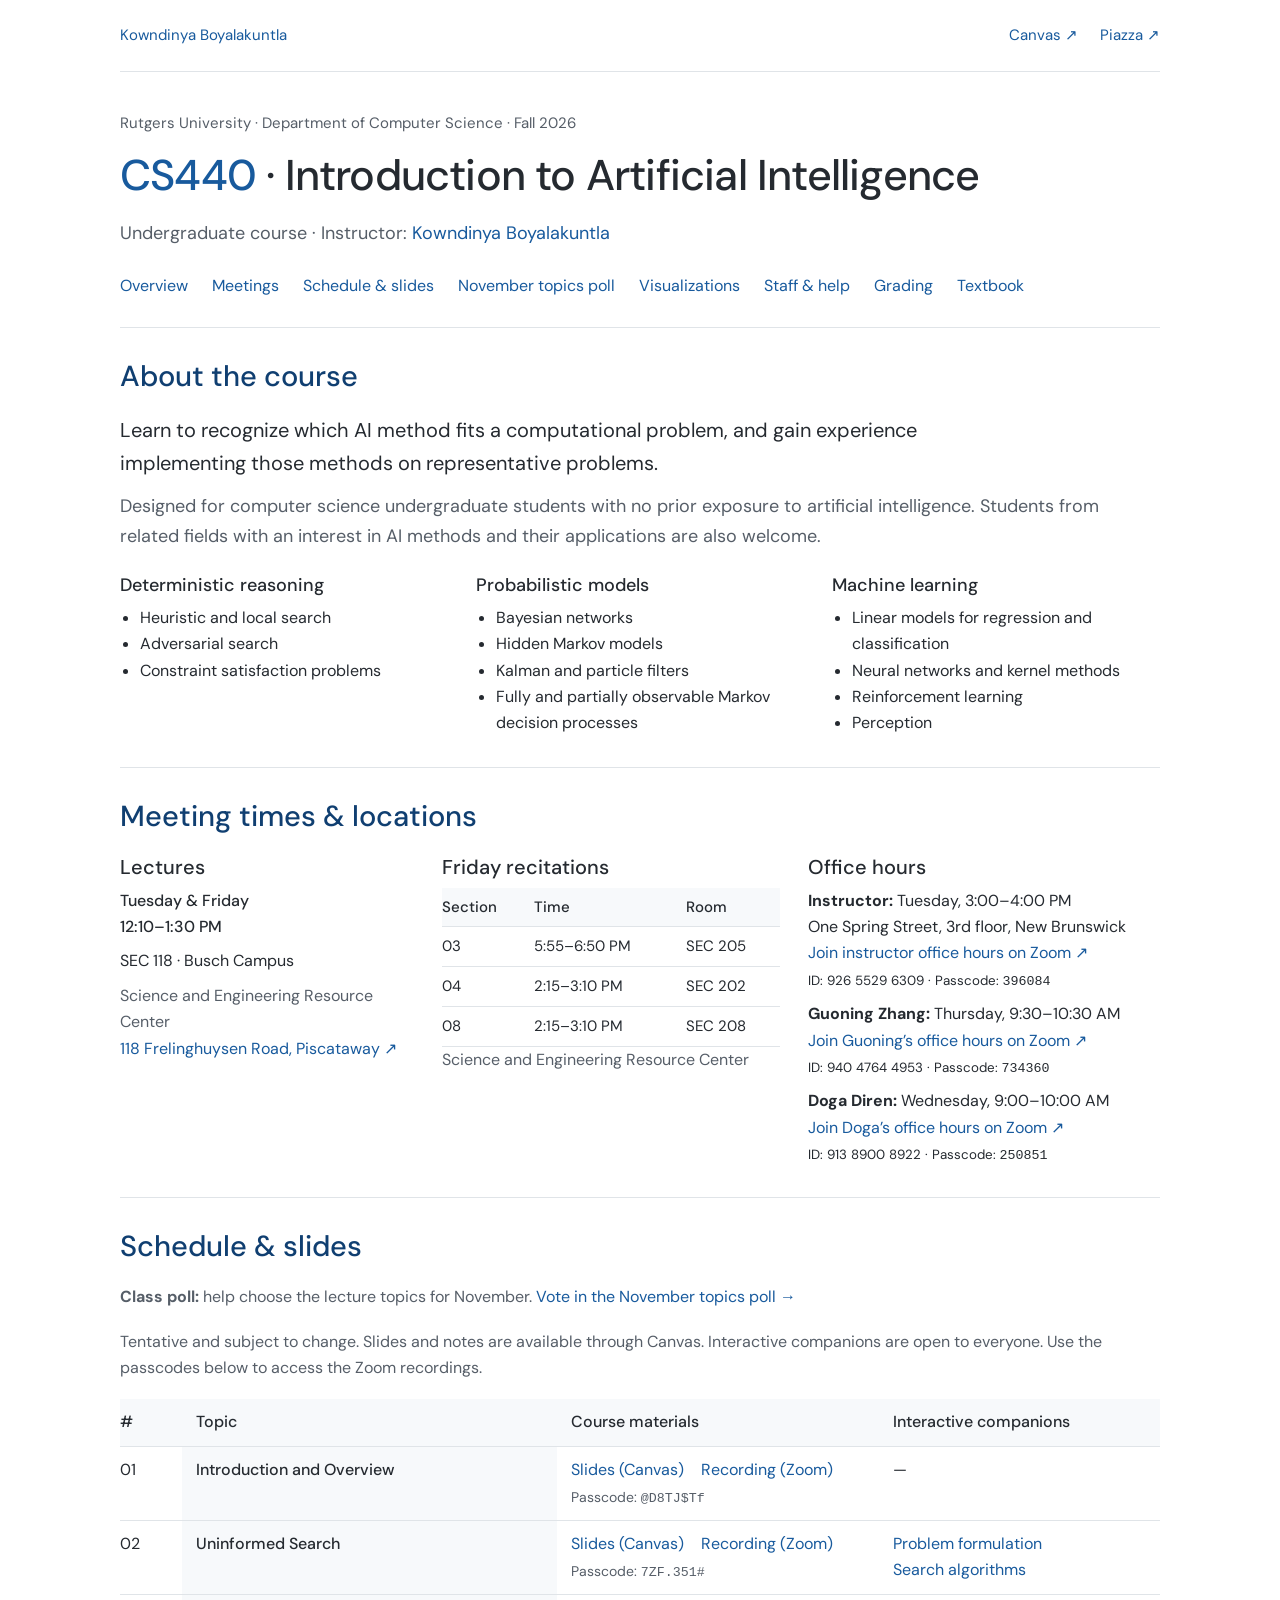
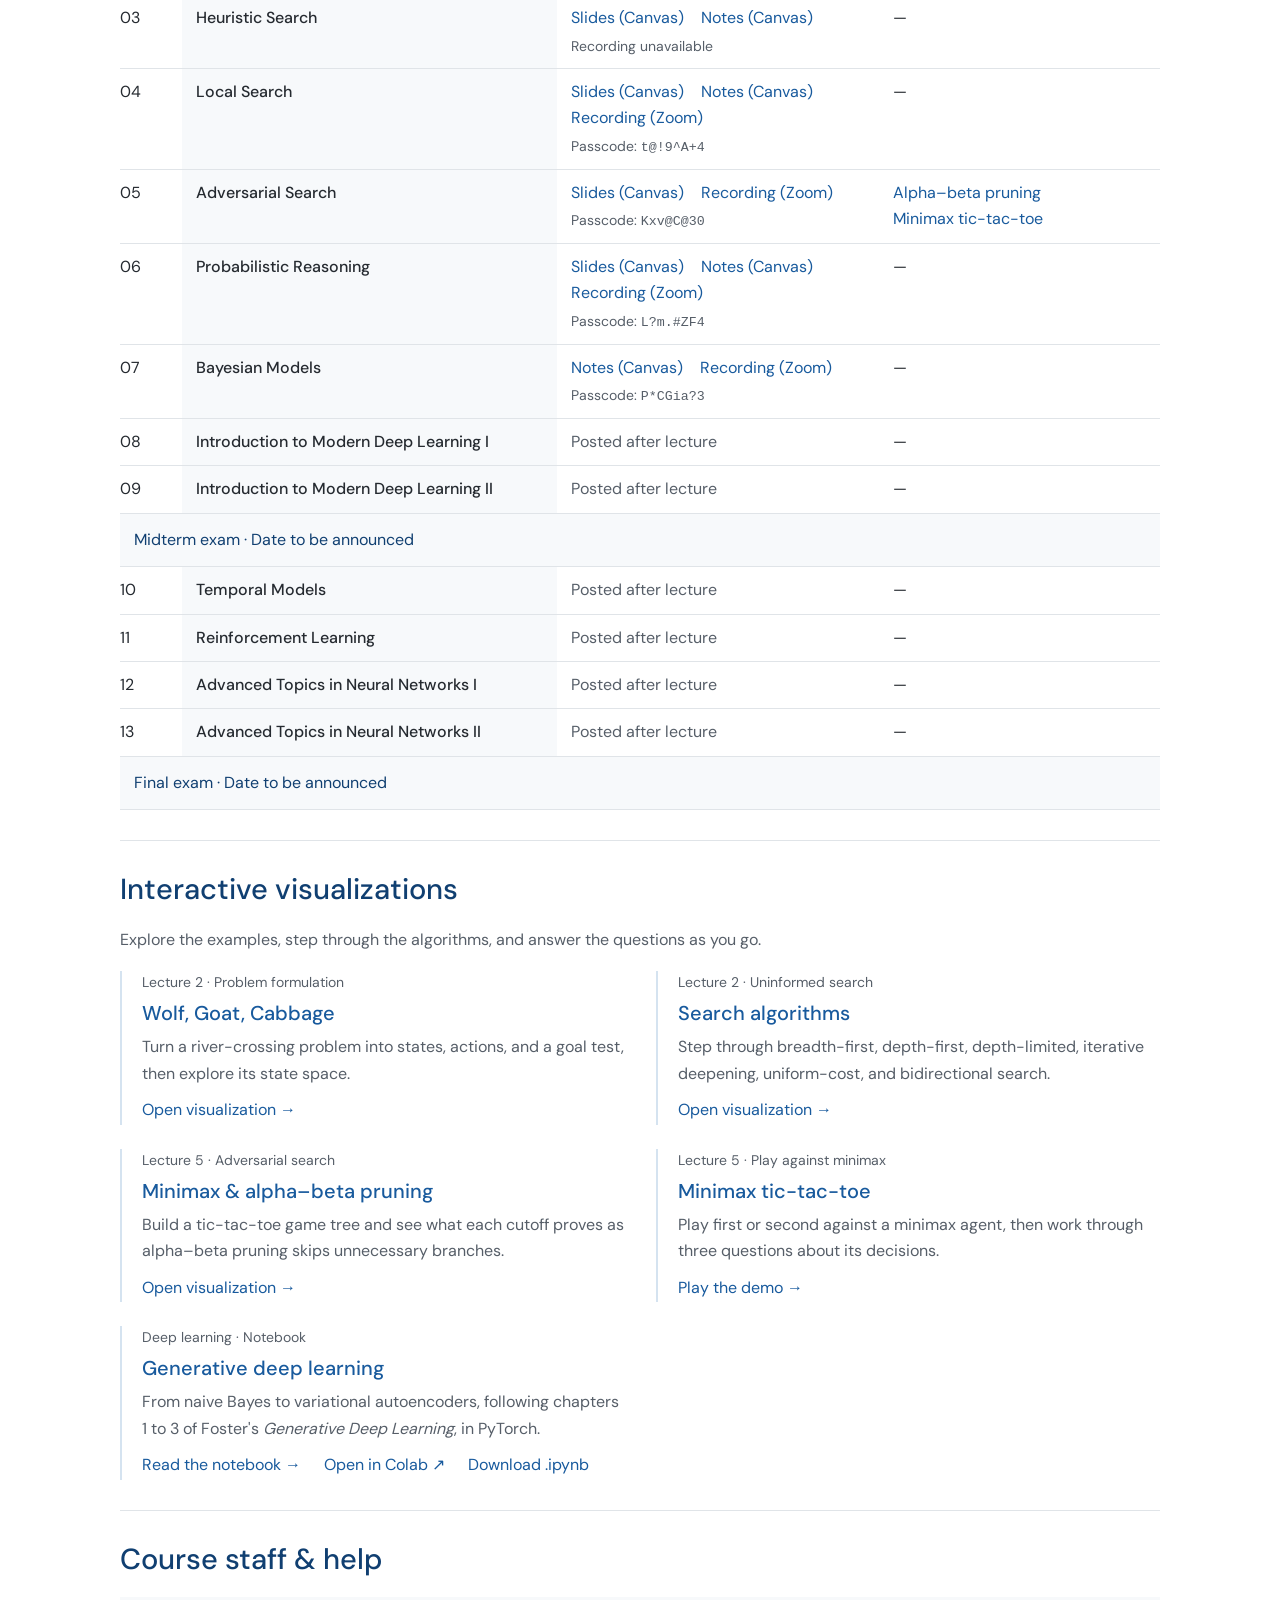
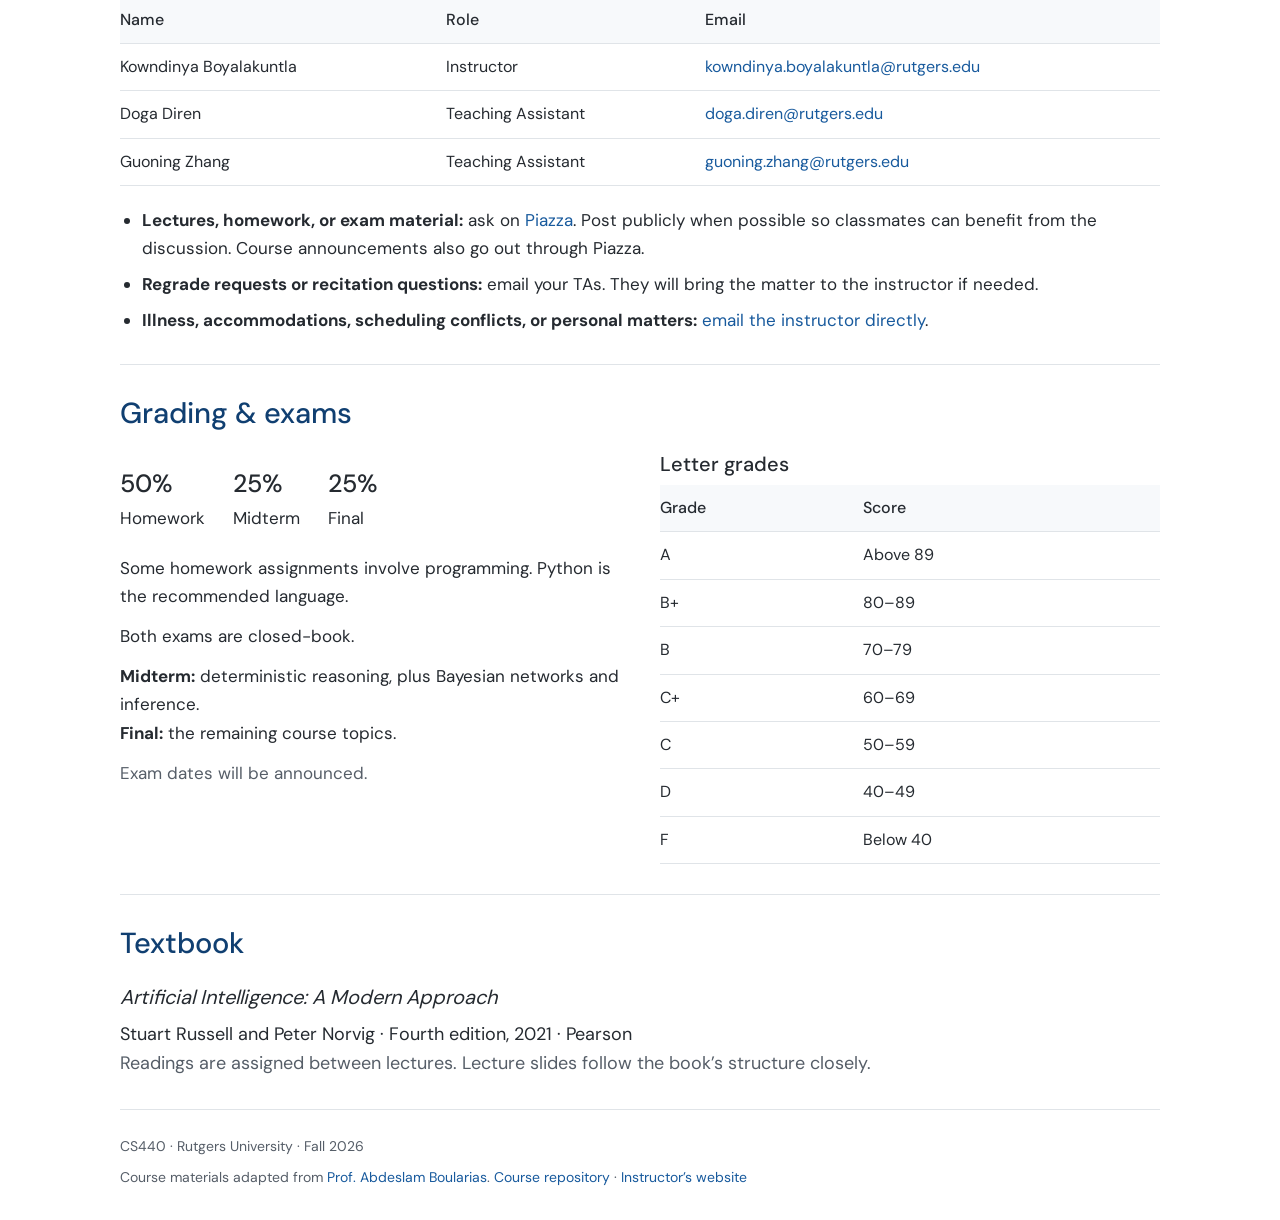
<file: index.html>
<!doctype html>
<html lang="en">
<head>
<meta charset="utf-8">
<meta name="viewport" content="width=device-width, initial-scale=1">
<title>CS440: Introduction to Artificial Intelligence · Fall 2026 · Rutgers</title>
<meta name="description" content="Rutgers CS440, Fall 2026. Undergraduate Introduction to Artificial Intelligence taught by Kowndinya Boyalakuntla. Syllabus, lecture slides on Canvas, recordings, and interactive visualizations.">
<meta name="theme-color" content="#ffffff">
<link rel="canonical" href="https://kowndinya2000.github.io/cs440-fa26/">
<link rel="stylesheet" href="assets/course.css">
</head>
<body>
<a class="skip-link" href="#main">Skip to course content</a>
<div class="wrapper">
<nav class="site-nav" aria-label="Course resources"><a href="https://kowndinya2000.github.io/">Kowndinya Boyalakuntla</a><div><a href="https://rutgers.instructure.com/courses/405079">Canvas ↗</a><a href="https://piazza.com/rutgers/fall2026/cs440">Piazza ↗</a></div></nav>
<header class="hero">
<p class="eyebrow">Rutgers University · Department of Computer Science · Fall 2026</p>
<h1><span>CS440</span> · Introduction to Artificial Intelligence</h1>
<p class="subtitle">Undergraduate course · Instructor: <a href="https://kowndinya2000.github.io/">Kowndinya Boyalakuntla</a></p>
<nav class="course-nav" aria-label="On this page"><a href="#about">Overview</a><a href="#meetings">Meetings</a><a href="#schedule">Schedule &amp; slides</a><a href="poll/">November topics poll</a><a href="#demos">Visualizations</a><a href="#staff">Staff &amp; help</a><a href="#grading">Grading</a><a href="#textbook">Textbook</a></nav>
</header>
<main id="main">
<section class="course-section" id="about" aria-labelledby="about-title">
<h2 id="about-title">About the course</h2>
<p class="lead">Learn to recognize which AI method fits a computational problem, and gain experience implementing those methods on representative problems.</p>
<p class="muted">Designed for computer science undergraduate students with no prior exposure to artificial intelligence. Students from related fields with an interest in AI methods and their applications are also welcome.</p>
<div class="topic-grid">
<div><h3>Deterministic reasoning</h3><ul><li>Heuristic and local search</li><li>Adversarial search</li><li>Constraint satisfaction problems</li></ul></div>
<div><h3>Probabilistic models</h3><ul><li>Bayesian networks</li><li>Hidden Markov models</li><li>Kalman and particle filters</li><li>Fully and partially observable Markov decision processes</li></ul></div>
<div><h3>Machine learning</h3><ul><li>Linear models for regression and classification</li><li>Neural networks and kernel methods</li><li>Reinforcement learning</li><li>Perception</li></ul></div>
</div>
</section>
<section class="course-section" id="meetings" aria-labelledby="meetings-title">
<h2 id="meetings-title">Meeting times &amp; locations</h2>
<div class="meeting-grid">
<div><h3>Lectures</h3><p class="time">Tuesday &amp; Friday<br>12:10–1:30 PM</p><p>SEC 118 · Busch Campus</p><p class="muted">Science and Engineering Resource Center<br><a href="https://maps.apple.com/?q=Science%20and%20Engineering%20Resource%20Center%20118%20Frelinghuysen%20Road%20Piscataway%20NJ">118 Frelinghuysen Road, Piscataway ↗</a></p></div>
<div><h3>Friday recitations</h3><table class="recitations"><thead><tr><th scope="col">Section</th><th scope="col">Time</th><th scope="col">Room</th></tr></thead><tbody><tr><td>03</td><td>5:55–6:50 PM</td><td>SEC 205</td></tr><tr><td>04</td><td>2:15–3:10 PM</td><td>SEC 202</td></tr><tr><td>08</td><td>2:15–3:10 PM</td><td>SEC 208</td></tr></tbody></table><p class="muted">Science and Engineering Resource Center</p></div>
<div><h3>Office hours</h3>
<p><strong>Instructor:</strong> Tuesday, 3:00–4:00 PM<br>One Spring Street, 3rd floor, New Brunswick<br><a href="https://rutgers.zoom.us/j/92655296309?pwd=IWwzDmFR4ZztSoOivbZsSD5QtUZzni.1" target="_blank" rel="noopener">Join instructor office hours on Zoom ↗</a><br><small>ID: 926 5529 6309 · Passcode: <code>396084</code></small></p>
<p><strong>Guoning Zhang:</strong> Thursday, 9:30–10:30 AM<br><a href="https://rutgers.zoom.us/j/94047644953?pwd=MlnSVjek1x9rlNfWasYXRRx1xG4Xet.1" target="_blank" rel="noopener">Join Guoning’s office hours on Zoom ↗</a><br><small>ID: 940 4764 4953 · Passcode: <code>734360</code></small></p>
<p><strong>Doga Diren:</strong> Wednesday, 9:00–10:00 AM<br><a href="https://rutgers.zoom.us/j/91389008922?pwd=DKHNPTIuYaRGnsBuGiOdZeKNx47Hne.1" target="_blank" rel="noopener">Join Doga’s office hours on Zoom ↗</a><br><small>ID: 913 8900 8922 · Passcode: <code>250851</code></small></p>
</div>
</div>
</section>
<section class="course-section" id="schedule" aria-labelledby="schedule-title">
<h2 id="schedule-title">Schedule &amp; slides</h2>
<p class="notice"><strong>Class poll:</strong> help choose the lecture topics for November. <a href="poll/">Vote in the November topics poll →</a></p>
<p class="notice">Tentative and subject to change. Slides and notes are available through Canvas. Interactive companions are open to everyone. Use the passcodes below to access the Zoom recordings.</p>
<div class="table-scroll" role="region" aria-label="Lecture schedule, scroll horizontally on smaller screens" tabindex="0"><table class="schedule"><thead><tr><th scope="col">#</th><th scope="col">Topic</th><th scope="col">Course materials</th><th scope="col">Interactive companions</th></tr></thead><tbody>
<tr><td>01</td><th scope="row">Introduction and Overview</th><td class="links"><a href="https://rutgers.instructure.com/courses/405079/files/60290222?location=course_syllabus_405079&amp;wrap=1">Slides (Canvas)</a> <a href="https://rutgers.zoom.us/rec/share/8eiTElsLQ2eTLRd1CwhN6lVd2pY9eE6BAnhB1m2duNx1I3ZPuygVqpuG8_RYqOAL.7z21X84rNIYqwxff" target="_blank" rel="noopener">Recording (Zoom)</a><small>Passcode: <code>@D8TJ$Tf</code></small></td><td class="links"><span aria-label="No companion demo">—</span></td></tr>
<tr><td>02</td><th scope="row">Uninformed Search</th><td class="links"><a href="https://rutgers.instructure.com/courses/405079/files/60372887?location=course_syllabus_405079&amp;wrap=1">Slides (Canvas)</a> <a href="https://rutgers.zoom.us/rec/share/5PJPOL4XFsk193xB0Xt8Pkwa79sGk0JqQtv-X9FuuI_UfMgoQPBDay-4yfy4ASCg.NiDK3RFDdj2qVkxs" target="_blank" rel="noopener">Recording (Zoom)</a><small>Passcode: <code>7ZF.351#</code></small></td><td class="links"><a href="lecture2/wolf-goat-cabbage.html">Problem formulation</a> <a href="lecture2/search.html">Search algorithms</a></td></tr>
<tr><td>03</td><th scope="row">Heuristic Search</th><td class="links"><a href="https://rutgers.instructure.com/courses/405079/files/60510870?location=course_syllabus_405079&amp;wrap=1">Slides (Canvas)</a> <a href="https://rutgers.instructure.com/courses/405079/files/60511370?location=course_syllabus_405079&amp;wrap=1">Notes (Canvas)</a><small>Recording unavailable</small></td><td class="links"><span aria-label="No companion demo">—</span></td></tr>
<tr><td>04</td><th scope="row">Local Search</th><td class="links"><a href="https://rutgers.instructure.com/courses/405079/files/60620513?location=course_syllabus_405079&amp;wrap=1">Slides (Canvas)</a> <a href="https://rutgers.instructure.com/courses/405079/files/60620593?location=course_syllabus_405079&amp;wrap=1">Notes (Canvas)</a> <a href="https://rutgers.zoom.us/rec/share/PV2TKI6AGGmo-m64qpL5ZXYMkJ3vprzz4F4X95ZKDx8BO6RTl43_d9cGOe_b7do5.qM052ULwrk-UFUWa" target="_blank" rel="noopener">Recording (Zoom)</a><small>Passcode: <code>t@!9^A+4</code></small></td><td class="links"><span aria-label="No companion demo">—</span></td></tr>
<tr><td>05</td><th scope="row">Adversarial Search</th><td class="links"><a href="https://rutgers.instructure.com/courses/405079/files/60680398?location=course_syllabus_405079&amp;wrap=1">Slides (Canvas)</a> <a href="https://rutgers.zoom.us/rec/share/dHUkCC8Gp8UVXTRH7EL1yNawl8lt0AajMiBwjFjKY2o-kdBF6djwbwlaVnLgJZYd.siD6O1Hahi2EULIx" target="_blank" rel="noopener">Recording (Zoom)</a><small>Passcode: <code>Kxv@C@30</code></small></td><td class="links"><a href="lecture5/alpha-beta.html">Alpha–beta pruning</a> <a href="lecture5/minimax-tictactoe/">Minimax tic-tac-toe</a></td></tr>
<tr><td>06</td><th scope="row">Probabilistic Reasoning</th><td class="links"><a href="https://rutgers.instructure.com/courses/405079/files/60815361?location=course_syllabus_405079&amp;wrap=1">Slides (Canvas)</a> <a href="https://rutgers.instructure.com/courses/405079/files/60868778?location=course_syllabus_405079&amp;wrap=1">Notes (Canvas)</a> <a href="https://rutgers.zoom.us/rec/share/v1PbvYJXPwXnDbCD-gtZSXXRwi2_igzMO9ZXwMtaDbmOaCvSSBQJrnhTNivG__a0.UNbN6HsVd6hHRsr5" target="_blank" rel="noopener">Recording (Zoom)</a><small>Passcode: <code>L?m.#ZF4</code></small></td><td class="links"><span aria-label="No companion demo">—</span></td></tr>
<tr><td>07</td><th scope="row">Bayesian Models</th><td class="links"><a href="https://rutgers.instructure.com/courses/405079/files/60978652?location=course_syllabus_405079&amp;wrap=1">Notes (Canvas)</a> <a href="https://rutgers.zoom.us/rec/share/GiymOh5m8JVFRuO6Ff4p_XiS-t1mQGv1-iGijGqRIRh2nTqly9CLJGyrKaDWjbRQ.8UeeChciqoQZE8FL" target="_blank" rel="noopener">Recording (Zoom)</a><small>Passcode: <code>P*CGia?3</code></small></td><td class="links"><span aria-label="No companion demo">—</span></td></tr>
<tr><td>08</td><th scope="row">Introduction to Modern Deep Learning I</th><td class="links"><span class="muted">Posted after lecture</span></td><td class="links"><span aria-label="No companion demo">—</span></td></tr>
<tr><td>09</td><th scope="row">Introduction to Modern Deep Learning II</th><td class="links"><span class="muted">Posted after lecture</span></td><td class="links"><span aria-label="No companion demo">—</span></td></tr>
<tr class="exam"><td colspan="4">Midterm exam · Date to be announced</td></tr>
<tr><td>10</td><th scope="row">Temporal Models</th><td class="links"><span class="muted">Posted after lecture</span></td><td class="links"><span aria-label="No companion demo">—</span></td></tr>
<tr><td>11</td><th scope="row">Reinforcement Learning</th><td class="links"><span class="muted">Posted after lecture</span></td><td class="links"><span aria-label="No companion demo">—</span></td></tr>
<tr><td>12</td><th scope="row">Advanced Topics in Neural Networks I</th><td class="links"><span class="muted">Posted after lecture</span></td><td class="links"><span aria-label="No companion demo">—</span></td></tr>
<tr><td>13</td><th scope="row">Advanced Topics in Neural Networks II</th><td class="links"><span class="muted">Posted after lecture</span></td><td class="links"><span aria-label="No companion demo">—</span></td></tr>
<tr class="exam"><td colspan="4">Final exam · Date to be announced</td></tr>
</tbody></table></div>
</section>
<section class="course-section" id="demos" aria-labelledby="demos-title">
<h2 id="demos-title">Interactive visualizations</h2>
<p class="notice">Explore the examples, step through the algorithms, and answer the questions as you go.</p>
<div class="demo-grid">
<article class="demo"><p class="tag">Lecture 2 · Problem formulation</p><h3><a href="lecture2/wolf-goat-cabbage.html">Wolf, Goat, Cabbage</a></h3><p>Turn a river-crossing problem into states, actions, and a goal test, then explore its state space.</p><a class="open" href="lecture2/wolf-goat-cabbage.html">Open visualization →</a></article>
<article class="demo"><p class="tag">Lecture 2 · Uninformed search</p><h3><a href="lecture2/search.html">Search algorithms</a></h3><p>Step through breadth-first, depth-first, depth-limited, iterative deepening, uniform-cost, and bidirectional search.</p><a class="open" href="lecture2/search.html">Open visualization →</a></article>
<article class="demo"><p class="tag">Lecture 5 · Adversarial search</p><h3><a href="lecture5/alpha-beta.html">Minimax &amp; alpha–beta pruning</a></h3><p>Build a tic-tac-toe game tree and see what each cutoff proves as alpha–beta pruning skips unnecessary branches.</p><a class="open" href="lecture5/alpha-beta.html">Open visualization →</a></article>
<article class="demo"><p class="tag">Lecture 5 · Play against minimax</p><h3><a href="lecture5/minimax-tictactoe/">Minimax tic-tac-toe</a></h3><p>Play first or second against a minimax agent, then work through three questions about its decisions.</p><a class="open" href="lecture5/minimax-tictactoe/">Play the demo →</a></article>
<article class="demo"><p class="tag">Deep learning · Notebook</p><h3><a href="notebooks/generative_dl_ch1_3_preview.html">Generative deep learning</a></h3><p>From naive Bayes to variational autoencoders, following chapters 1 to 3 of Foster's <em>Generative Deep Learning</em>, in PyTorch.</p><a class="open" href="notebooks/generative_dl_ch1_3_preview.html">Read the notebook →</a> <a class="open" href="https://colab.research.google.com/github/Kowndinya2000/cs440-fa26/blob/main/notebooks/generative_dl_ch1_3.ipynb" target="_blank" rel="noopener">Open in Colab ↗</a> <a class="open" href="notebooks/generative_dl_ch1_3.ipynb" download>Download .ipynb</a></article>
</div>
</section>
<section class="course-section" id="staff" aria-labelledby="staff-title">
<h2 id="staff-title">Course staff &amp; help</h2>
<div class="table-scroll" role="region" aria-label="Course staff, scroll horizontally on smaller screens" tabindex="0"><table class="staff-table"><thead><tr><th scope="col">Name</th><th scope="col">Role</th><th scope="col">Email</th></tr></thead><tbody>
<tr><td>Kowndinya Boyalakuntla</td><td>Instructor</td><td><a href="mailto:kowndinya.boyalakuntla@rutgers.edu">kowndinya.boyalakuntla@rutgers.edu</a></td></tr>
<tr><td>Doga Diren</td><td>Teaching Assistant</td><td><a href="mailto:doga.diren@rutgers.edu">doga.diren@rutgers.edu</a></td></tr>
<tr><td>Guoning Zhang</td><td>Teaching Assistant</td><td><a href="mailto:guoning.zhang@rutgers.edu">guoning.zhang@rutgers.edu</a></td></tr>
</tbody></table></div>
<ul class="help-list"><li><strong>Lectures, homework, or exam material:</strong> ask on <a href="https://piazza.com/rutgers/fall2026/cs440">Piazza</a>. Post publicly when possible so classmates can benefit from the discussion. Course announcements also go out through Piazza.</li><li><strong>Regrade requests or recitation questions:</strong> email your TAs. They will bring the matter to the instructor if needed.</li><li><strong>Illness, accommodations, scheduling conflicts, or personal matters:</strong> <a href="mailto:kowndinya.boyalakuntla@rutgers.edu">email the instructor directly</a>.</li></ul>
</section>
<section class="course-section" id="grading" aria-labelledby="grading-title">
<h2 id="grading-title">Grading &amp; exams</h2>
<div class="grading-grid"><div><div class="weights"><span><strong>50%</strong>Homework</span><span><strong>25%</strong>Midterm</span><span><strong>25%</strong>Final</span></div><p>Some homework assignments involve programming. Python is the recommended language.</p><p>Both exams are closed-book.</p><p><strong>Midterm:</strong> deterministic reasoning, plus Bayesian networks and inference.<br><strong>Final:</strong> the remaining course topics.</p><p class="muted">Exam dates will be announced.</p></div><div><h3>Letter grades</h3><table><thead><tr><th scope="col">Grade</th><th scope="col">Score</th></tr></thead><tbody><tr><td>A</td><td>Above 89</td></tr><tr><td>B+</td><td>80–89</td></tr><tr><td>B</td><td>70–79</td></tr><tr><td>C+</td><td>60–69</td></tr><tr><td>C</td><td>50–59</td></tr><tr><td>D</td><td>40–49</td></tr><tr><td>F</td><td>Below 40</td></tr></tbody></table></div></div>
</section>
<section class="course-section" id="textbook" aria-labelledby="textbook-title"><h2 id="textbook-title">Textbook</h2><p class="book"><em>Artificial Intelligence: A Modern Approach</em></p><p>Stuart Russell and Peter Norvig · Fourth edition, 2021 · Pearson</p><p class="muted">Readings are assigned between lectures. Lecture slides follow the book’s structure closely.</p></section>
</main>
<footer class="footer"><p>CS440 · Rutgers University · Fall 2026</p><p>Course materials adapted from <a href="https://www.abdeslam.net/">Prof. Abdeslam Boularias</a>. <a href="https://github.com/Kowndinya2000/cs440-fa26">Course repository</a> · <a href="https://kowndinya2000.github.io/">Instructor’s website</a></p></footer>
</div>
</body>
</html>
</file>
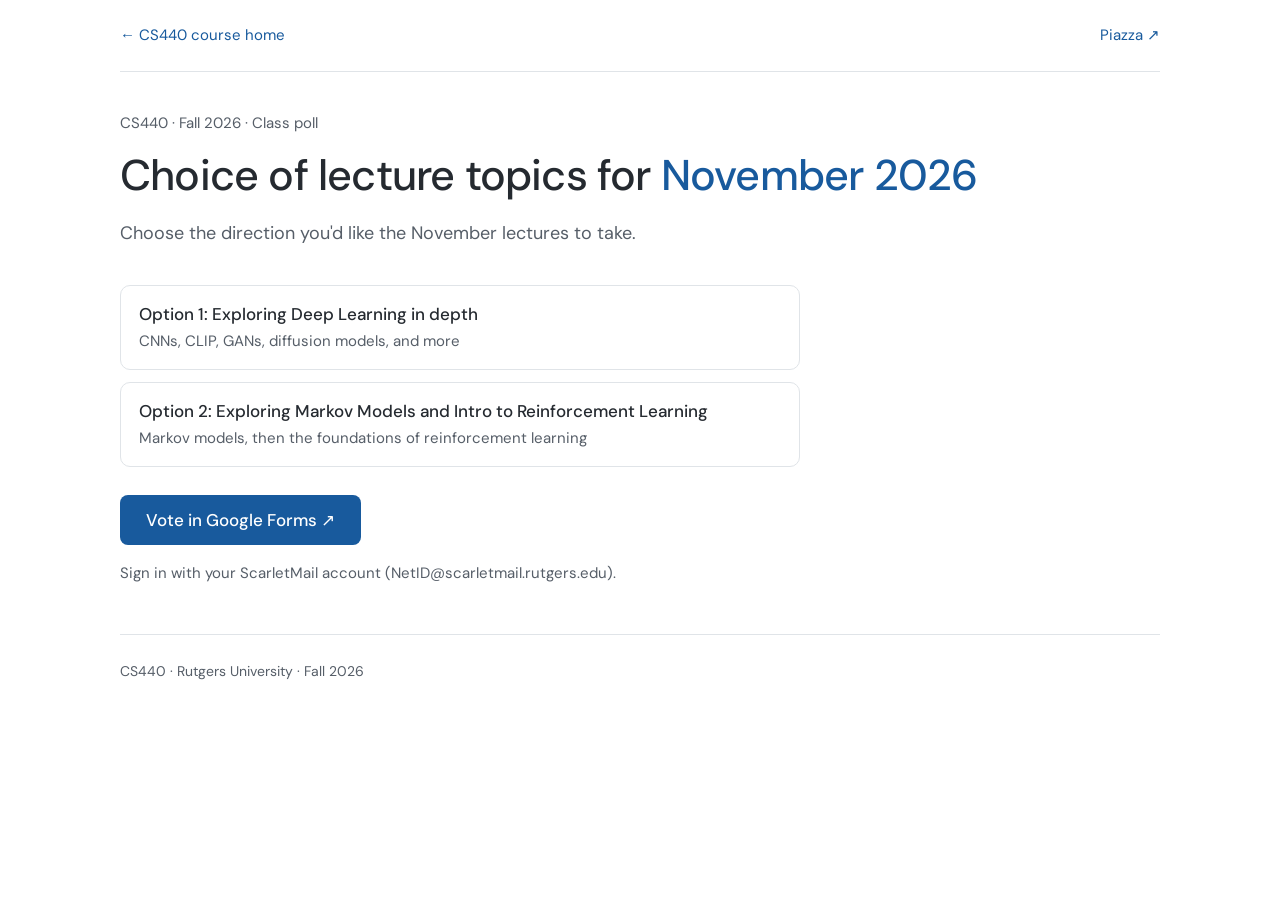
<file: poll/index.html>
<!doctype html>
<html lang="en">
<head>
<meta charset="utf-8">
<meta name="viewport" content="width=device-width, initial-scale=1">
<title>November Topics Poll · CS440 Fall 2026</title>
<meta name="description" content="CS440 Fall 2026 poll: choose the lecture topics for November 2026.">
<meta name="robots" content="noindex">
<link rel="stylesheet" href="../assets/course.css">
<style>
.poll{max-width:680px;padding:8px 0 48px}
.option{padding:16px 18px;border:1px solid var(--line);border-radius:10px;font-size:17px;line-height:1.5}
.option+.option{margin-top:12px}
.option strong{display:block;font-weight:500}
.option span{color:var(--muted);font-size:15px}
.vote{display:inline-block;margin-top:28px;font-size:17px;font-weight:500;padding:11px 26px;border-radius:8px;background:var(--blue);color:#fff}
.vote:hover{background:#134a82;text-decoration:none}
.vote:focus-visible{outline:3px solid var(--blue);outline-offset:3px}
.fine{margin-top:16px;font-size:15px;color:var(--muted)}
</style>
</head>
<body>
<div class="wrapper">
<nav class="site-nav" aria-label="Course navigation"><a href="../">← CS440 course home</a><div><a href="https://piazza.com/rutgers/fall2026/cs440">Piazza ↗</a></div></nav>
<header class="hero">
<p class="eyebrow">CS440 · Fall 2026 · Class poll</p>
<h1>Choice of lecture topics for <span>November 2026</span></h1>
<p class="subtitle">Choose the direction you'd like the November lectures to take.</p>
</header>
<main id="main" class="poll">
<div class="option"><strong>Option 1: Exploring Deep Learning in depth</strong><span>CNNs, CLIP, GANs, diffusion models, and more</span></div>
<div class="option"><strong>Option 2: Exploring Markov Models and Intro to Reinforcement Learning</strong><span>Markov models, then the foundations of reinforcement learning</span></div>
<a class="vote" href="https://docs.google.com/forms/d/e/1FAIpQLSd-jjGuZHkuYG3EK6-WbKpRKqS8aI4925UPsizvsDVMH4AsDQ/viewform" target="_blank" rel="noopener">Vote in Google Forms ↗</a>
<p class="fine">Sign in with your ScarletMail account (NetID@scarletmail.rutgers.edu).</p>
</main>
<footer class="footer"><p>CS440 · Rutgers University · Fall 2026</p></footer>
</div>
</body>
</html>
</file>
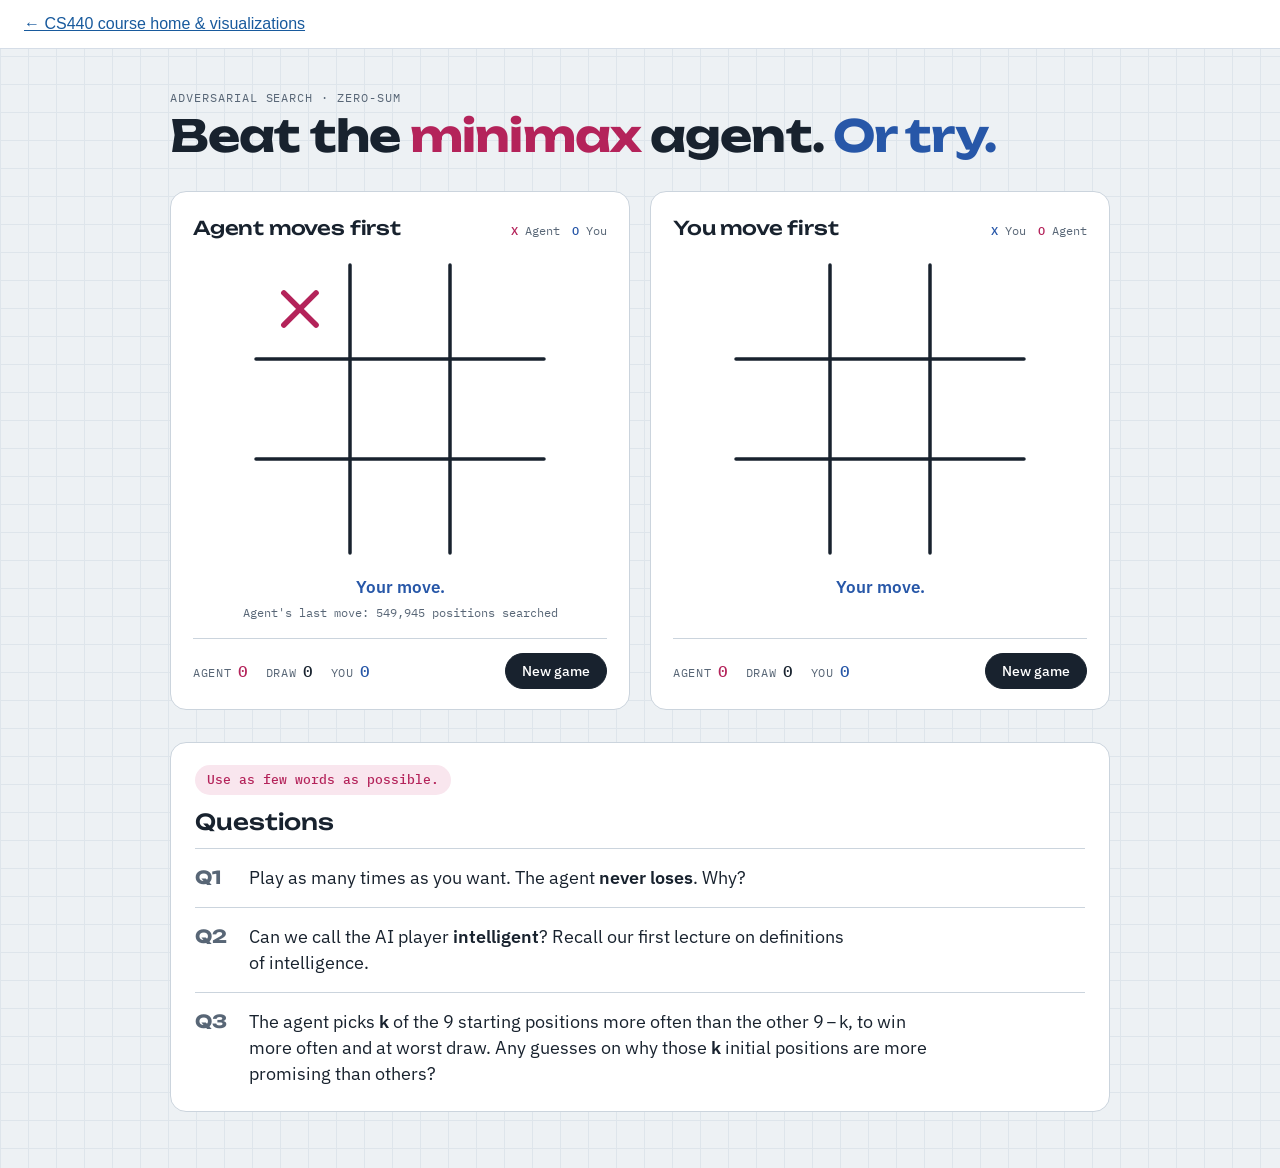
<file: lecture5/minimax-tictactoe/index.html>
<!doctype html>
<html lang="en">
<head>
<meta charset="utf-8">
<meta name="viewport" content="width=device-width, initial-scale=1">
<meta name="color-scheme" content="light dark">
<title>Minimax Tic-Tac-Toe</title>
<link rel="canonical" href="https://kowndinya2000.github.io/cs440-fa26/lecture5/minimax-tictactoe/">
<link rel="preconnect" href="https://fonts.googleapis.com">
<link rel="preconnect" href="https://fonts.gstatic.com" crossorigin>
<link rel="stylesheet" href="https://fonts.googleapis.com/css2?family=IBM+Plex+Mono:wght@400;500&family=IBM+Plex+Sans:wght@400;500;600&family=Unbounded:wght@500;700&display=swap">
<style>
  html, body { margin: 0; }
  img { max-width: 100%; }
  :root {
    --ground: #EDF1F4;
    --grid: #DEE5EB;
    --surface: #FFFFFF;
    --ink: #18222E;
    --muted: #586676;
    --line: #CBD4DD;
    --board: #18222E;
    --agent: #B4235A;
    --agent-soft: #F9E6EE;
    --you: #2757A8;
    --you-soft: #E4ECF9;
    --display: "Unbounded", "Arial Black", system-ui, sans-serif;
    --body: "IBM Plex Sans", system-ui, -apple-system, "Segoe UI", sans-serif;
    --mono: "IBM Plex Mono", ui-monospace, "SFMono-Regular", Menlo, monospace;
  }
  @media (prefers-color-scheme: dark) {
    :root:not([data-theme="light"]) {
      --ground: #0F141A;
      --grid: #17202A;
      --surface: #151C25;
      --ink: #E4EAF0;
      --muted: #8F9CAA;
      --line: #2B3644;
      --board: #C3CDD8;
      --agent: #F27BA7;
      --agent-soft: #3A1A28;
      --you: #8AB0F5;
      --you-soft: #1B2842;
    }
  }
  :root[data-theme="dark"] {
    --ground: #0F141A;
    --grid: #17202A;
    --surface: #151C25;
    --ink: #E4EAF0;
    --muted: #8F9CAA;
    --line: #2B3644;
    --board: #C3CDD8;
    --agent: #F27BA7;
    --agent-soft: #3A1A28;
    --you: #8AB0F5;
    --you-soft: #1B2842;
  }

  * { box-sizing: border-box; }
  body {
    background-color: var(--ground);
    background-image:
      linear-gradient(var(--grid) 1px, transparent 1px),
      linear-gradient(90deg, var(--grid) 1px, transparent 1px);
    background-size: 28px 28px;
    color: var(--ink);
    font-family: var(--body);
    font-size: 16px;
    line-height: 1.5;
  }
  .wrap {
    max-width: 980px;
    margin: 0 auto;
    padding-inline: 20px;
    padding-block: 40px 56px;
    display: grid;
    gap: 32px;
  }

  header { display: grid; gap: 6px; }
  .eyebrow {
    margin: 0;
    font-family: var(--mono);
    font-size: 12px;
    letter-spacing: 0.08em;
    text-transform: uppercase;
    color: var(--muted);
  }
  h1 {
    margin: 0;
    font-family: var(--display);
    font-weight: 700;
    font-size: clamp(28px, 5vw, 44px);
    line-height: 1.05;
    letter-spacing: -0.02em;
    text-wrap: balance;
  }
  h1 .x { color: var(--agent); }
  h1 .o { color: var(--you); }

  .boards {
    display: grid;
    grid-template-columns: repeat(auto-fit, minmax(290px, 1fr));
    gap: 20px;
  }
  .panel {
    background: var(--surface);
    border: 1px solid var(--line);
    border-radius: 16px;
    padding: 22px 22px 20px;
    display: grid;
    gap: 16px;
    justify-items: center;
  }
  .panel-head {
    width: 100%;
    display: flex;
    flex-wrap: wrap;
    align-items: baseline;
    justify-content: space-between;
    gap: 8px 16px;
  }
  .panel h2 {
    margin: 0;
    font-family: var(--display);
    font-weight: 500;
    font-size: 19px;
    letter-spacing: -0.01em;
  }
  .legend {
    display: flex;
    gap: 12px;
    font-family: var(--mono);
    font-size: 12px;
    color: var(--muted);
  }
  .legend b { font-weight: 500; }
  .legend .agent b { color: var(--agent); }
  .legend .you b { color: var(--you); }

  .board {
    position: relative;
    width: min(100%, 300px);
    aspect-ratio: 1;
    display: grid;
    grid-template-columns: repeat(3, 1fr);
    grid-template-rows: repeat(3, 1fr);
  }
  .board > svg.overlay {
    position: absolute;
    inset: 0;
    width: 100%;
    height: 100%;
    pointer-events: none;
    overflow: visible;
  }
  .overlay .grid-line {
    stroke: var(--board);
    stroke-width: 3.5;
    stroke-linecap: round;
  }
  .overlay .win {
    stroke-width: 7;
    stroke-linecap: round;
    stroke-dasharray: 1;
    stroke-dashoffset: 1;
    animation: draw 420ms ease-out forwards;
  }
  .overlay .win.agent { stroke: var(--agent); }
  .overlay .win.you { stroke: var(--you); }

  .cell {
    appearance: none;
    border: 0;
    margin: 7px;
    padding: 0;
    background: transparent;
    border-radius: 10px;
    color: inherit;
    cursor: default;
    display: grid;
    place-items: center;
    transition: background-color 120ms ease;
  }
  .cell.playable { cursor: pointer; }
  .cell.playable:hover { background: var(--you-soft); }
  .cell:focus-visible { outline: 2px solid var(--you); outline-offset: 1px; }
  .cell svg {
    width: 72%;
    height: 72%;
    fill: none;
    stroke-width: 9;
    stroke-linecap: round;
    overflow: visible;
  }
  .cell.agent svg { stroke: var(--agent); }
  .cell.you svg { stroke: var(--you); }
  .cell svg .s {
    stroke-dasharray: 1;
    stroke-dashoffset: 1;
    animation: draw 220ms ease-out forwards;
  }
  .cell svg .s2 { animation-delay: 140ms; }
  .cell.win-cell.agent { background: var(--agent-soft); }
  .cell.win-cell.you { background: var(--you-soft); }
  @keyframes draw { to { stroke-dashoffset: 0; } }

  .status {
    margin: 0;
    min-height: 1.5em;
    font-weight: 600;
    font-size: 17px;
    text-align: center;
  }
  .status.agent { color: var(--agent); }
  .status.you { color: var(--you); }
  .searched {
    margin: -12px 0 0;
    font-family: var(--mono);
    font-size: 12px;
    color: var(--muted);
    font-variant-numeric: tabular-nums;
    text-align: center;
  }

  .foot {
    width: 100%;
    display: flex;
    flex-wrap: wrap;
    align-items: center;
    justify-content: space-between;
    gap: 12px;
    padding-top: 14px;
    border-top: 1px solid var(--line);
  }
  .tally {
    margin: 0;
    display: flex;
    gap: 18px;
    font-family: var(--mono);
    font-size: 12px;
    color: var(--muted);
  }
  .tally div { display: flex; gap: 6px; align-items: baseline; }
  .tally dt { text-transform: uppercase; letter-spacing: 0.06em; }
  .tally dd {
    margin: 0;
    font-size: 16px;
    font-weight: 500;
    color: var(--ink);
    font-variant-numeric: tabular-nums;
  }
  .tally .t-agent dd { color: var(--agent); }
  .tally .t-you dd { color: var(--you); }

  .btn {
    appearance: none;
    border: 1px solid var(--ink);
    background: var(--ink);
    color: var(--surface);
    font: 500 14px/1 var(--body);
    padding: 10px 16px;
    border-radius: 999px;
    cursor: pointer;
    transition: transform 100ms ease, opacity 100ms ease;
  }
  .btn:hover { opacity: 0.88; }
  .btn:active { transform: translateY(1px); }
  .btn:focus-visible { outline: 2px solid var(--you); outline-offset: 2px; }

  .questions {
    background: var(--surface);
    border: 1px solid var(--line);
    border-radius: 16px;
    padding: 22px 24px 8px;
    display: grid;
    gap: 10px;
  }
  .questions h2 {
    margin: 0;
    font-family: var(--display);
    font-weight: 500;
    font-size: 22px;
  }
  .q-list {
    margin: 0;
    padding: 0;
    list-style: none;
    display: grid;
  }
  .q-list li {
    display: grid;
    grid-template-columns: 2.6em 1fr;
    gap: 12px;
    align-items: baseline;
    padding-block: 16px;
    border-top: 1px solid var(--line);
  }
  .q-num {
    font-family: var(--display);
    font-weight: 700;
    font-size: 18px;
    line-height: 1;
    color: var(--muted);
  }
  .q-list p {
    margin: 0;
    font-size: 18px;
    line-height: 1.45;
    max-width: 62ch;
    text-wrap: pretty;
  }
  .q-list strong { font-weight: 600; }
  .rule {
    justify-self: start;
    margin: 0;
    padding: 5px 12px;
    border-radius: 999px;
    background: var(--agent-soft);
    color: var(--agent);
    font-family: var(--mono);
    font-size: 13px;
    font-weight: 500;
  }

  @media (prefers-reduced-motion: reduce) {
    .cell svg .s, .overlay .win { animation: none; stroke-dashoffset: 0; }
    .cell, .btn { transition: none; }
  }
</style>
</head>
<body>
<nav aria-label="Course navigation" style="padding:12px 24px;background:#fff;border-bottom:1px solid #d5dde7;font:16px/1.5 Arial,sans-serif"><a href="../../#demos" style="color:#185a9d;text-decoration:underline">← CS440 course home &amp; visualizations</a></nav>
<main class="wrap">
  <header>
    <p class="eyebrow">Adversarial search · Zero-sum</p>
    <h1>Beat the <span class="x">minimax</span> agent. <span class="o">Or try.</span></h1>
  </header>

  <section class="boards" aria-label="Games">
    <article class="panel" id="panel-first">
      <div class="panel-head">
        <h2>Agent moves first</h2>
        <div class="legend"><span class="agent"><b>X</b> Agent</span><span class="you"><b>O</b> You</span></div>
      </div>
      <div class="board" role="grid" aria-label="Board, agent moves first"></div>
      <p class="status" aria-live="polite"></p>
      <p class="searched"></p>
      <div class="foot">
        <dl class="tally">
          <div class="t-agent"><dt>Agent</dt><dd data-k="agent">0</dd></div>
          <div class="t-draw"><dt>Draw</dt><dd data-k="draw">0</dd></div>
          <div class="t-you"><dt>You</dt><dd data-k="you">0</dd></div>
        </dl>
        <button class="btn" type="button" id="new-first">New game</button>
      </div>
    </article>

    <article class="panel" id="panel-second">
      <div class="panel-head">
        <h2>You move first</h2>
        <div class="legend"><span class="you"><b>X</b> You</span><span class="agent"><b>O</b> Agent</span></div>
      </div>
      <div class="board" role="grid" aria-label="Board, you move first"></div>
      <p class="status" aria-live="polite"></p>
      <p class="searched"></p>
      <div class="foot">
        <dl class="tally">
          <div class="t-agent"><dt>Agent</dt><dd data-k="agent">0</dd></div>
          <div class="t-draw"><dt>Draw</dt><dd data-k="draw">0</dd></div>
          <div class="t-you"><dt>You</dt><dd data-k="you">0</dd></div>
        </dl>
        <button class="btn" type="button" id="new-second">New game</button>
      </div>
    </article>
  </section>

  <section class="questions" aria-labelledby="q-title">
    <p class="rule">Use as few words as possible.</p>
    <h2 id="q-title">Questions</h2>
    <ol class="q-list">
      <li>
        <span class="q-num" aria-hidden="true">Q1</span>
        <p>Play as many times as you want. The agent <strong>never loses</strong>. Why?</p>
      </li>
      <li>
        <span class="q-num" aria-hidden="true">Q2</span>
        <p>Can we call the AI player <strong>intelligent</strong>? Recall our first lecture on definitions of intelligence.</p>
      </li>
      <li>
        <span class="q-num" aria-hidden="true">Q3</span>
        <p>The agent picks <strong>k</strong> of the 9 starting positions more often than the other 9&#8239;&minus;&#8239;k, to win more often and at worst draw. Any guesses on why those <strong>k</strong> initial positions are more promising than others?</p>
      </li>
    </ol>
  </section>
</main>

<script>
(() => {
  const LINES = [[0,1,2],[3,4,5],[6,7,8],[0,3,6],[1,4,7],[2,5,8],[0,4,8],[2,4,6]];
  const NS = "http://www.w3.org/2000/svg";
  const reduced = window.matchMedia("(prefers-reduced-motion: reduce)").matches;
  const fmt = new Intl.NumberFormat("en-US");

  function winner(b) {
    for (const [a, c, d] of LINES) {
      if (b[a] && b[a] === b[c] && b[a] === b[d]) return { mark: b[a], line: [a, c, d] };
    }
    return null;
  }

  let nodes = 0;
  function minimax(b, turn, me, depth) {
    nodes++;
    const w = winner(b);
    if (w) return w.mark === me ? 10 - depth : depth - 10;
    if (b.every(Boolean)) return 0;
    const next = turn === "X" ? "O" : "X";
    let best = turn === me ? -Infinity : Infinity;
    for (let i = 0; i < 9; i++) {
      if (b[i]) continue;
      b[i] = turn;
      const s = minimax(b, next, me, depth + 1);
      b[i] = null;
      best = turn === me ? Math.max(best, s) : Math.min(best, s);
    }
    return best;
  }
  function bestMove(board, me) {
    const b = board.slice();
    const opp = me === "X" ? "O" : "X";
    nodes = 0;
    const options = [];
    for (let i = 0; i < 9; i++) {
      if (b[i]) continue;
      b[i] = me;
      nodes++;
      let value, traps = 0;
      if (winner(b)) value = 9;
      else if (b.every(Boolean)) value = 0;
      else {
        value = Infinity;
        for (let j = 0; j < 9; j++) {
          if (b[j]) continue;
          b[j] = opp;
          const v = minimax(b, me, me, 2);
          b[j] = null;
          value = Math.min(value, v);
          if (v > 0) traps++;
        }
      }
      b[i] = null;
      options.push({ i, value, traps });
    }
    const bestValue = Math.max(...options.map((o) => o.value));
    const safe = options.filter((o) => o.value === bestValue);
    const bestTraps = Math.max(...safe.map((o) => o.traps));
    const picks = safe.filter((o) => o.traps === bestTraps);
    const move = picks[Math.floor(Math.random() * picks.length)].i;
    return { move, nodes };
  }

  function markSVG(mark) {
    return mark === "X"
      ? '<svg viewBox="0 0 100 100" aria-hidden="true"><path class="s" pathLength="1" d="M24 24 L76 76"/><path class="s s2" pathLength="1" d="M76 24 L24 76"/></svg>'
      : '<svg viewBox="0 0 100 100" aria-hidden="true"><circle class="s" pathLength="1" cx="50" cy="50" r="27" transform="rotate(-90 50 50)"/></svg>';
  }

  const CONFIG = [
    { key: "first", agent: "X", you: "O" },
    { key: "second", agent: "O", you: "X" },
  ];

  function freshState(prev) {
    return {
      board: Array(9).fill(null),
      result: null,
      line: null,
      searched: null,
      tally: prev ? prev.tally : { agent: 0, draw: 0, you: 0 },
    };
  }

  function makePanel(cfg, saved) {
    const root = document.getElementById("panel-" + cfg.key);
    const boardEl = root.querySelector(".board");
    const statusEl = root.querySelector(".status");
    const searchedEl = root.querySelector(".searched");
    const tallyEls = root.querySelectorAll(".tally dd");
    const newBtn = root.querySelector(".btn");

    const overlay = document.createElementNS(NS, "svg");
    overlay.setAttribute("class", "overlay");
    overlay.setAttribute("viewBox", "0 0 300 300");
    overlay.setAttribute("aria-hidden", "true");
    for (const [x1, y1, x2, y2] of [[100,6,100,294],[200,6,200,294],[6,100,294,100],[6,200,294,200]]) {
      const l = document.createElementNS(NS, "line");
      Object.entries({ x1, y1, x2, y2, class: "grid-line" }).forEach(([k, v]) => l.setAttribute(k, v));
      overlay.appendChild(l);
    }
    const cells = [];
    for (let i = 0; i < 9; i++) {
      const btn = document.createElement("button");
      btn.type = "button";
      btn.className = "cell";
      btn.id = `${cfg.key}-cell-${i}`;
      btn.dataset.mark = "";
      btn.addEventListener("click", () => play(i));
      boardEl.appendChild(btn);
      cells.push(btn);
    }
    boardEl.appendChild(overlay);

    let state = saved || freshState();
    let busy = false;
    let timer = null;

    const whoOf = (mark) => (mark === cfg.agent ? "agent" : "you");
    const turnMark = () => (state.board.filter(Boolean).length % 2 === 0 ? "X" : "O");
    const yourTurn = () => !state.result && !busy && turnMark() === cfg.you;

    function finishIfOver() {
      const w = winner(state.board);
      if (w) {
        state.result = whoOf(w.mark);
        state.line = w.line;
      } else if (state.board.every(Boolean)) {
        state.result = "draw";
      }
      if (state.result) state.tally[state.result]++;
      return Boolean(state.result);
    }

    function play(i) {
      if (!yourTurn() || state.board[i]) return;
      state.board[i] = cfg.you;
      if (!finishIfOver()) agentTurn();
      render();
    }

    function agentTurn() {
      busy = true;
      clearTimeout(timer);
      timer = setTimeout(() => {
        const { move, nodes: n } = bestMove(state.board, cfg.agent);
        state.board[move] = cfg.agent;
        state.searched = n;
        busy = false;
        finishIfOver();
        render();
      }, reduced ? 60 : 380);
    }

    function newGame() {
      clearTimeout(timer);
      busy = false;
      state = freshState(state);
      if (cfg.agent === "X") agentTurn();
      render();
    }
    newBtn.addEventListener("click", newGame);

    function render() {
      state.board.forEach((mark, i) => {
        const c = cells[i];
        const m = mark || "";
        if (c.dataset.mark !== m) {
          c.dataset.mark = m;
          c.innerHTML = m ? markSVG(m) : "";
        }
        const who = m ? whoOf(m) : "";
        c.classList.toggle("agent", who === "agent");
        c.classList.toggle("you", who === "you");
        c.classList.toggle("win-cell", Boolean(state.line && state.line.includes(i)));
        const playable = !m && yourTurn();
        c.classList.toggle("playable", playable);
        c.disabled = !playable;
        const row = Math.floor(i / 3) + 1, col = (i % 3) + 1;
        c.setAttribute("aria-label", `Row ${row}, column ${col}: ${m ? (who === "agent" ? "Agent " : "You ") + m : "empty"}`);
      });

      const oldWin = overlay.querySelector(".win");
      if (state.line && !oldWin) {
        const [a, , z] = state.line;
        const ctr = (k) => [(k % 3) * 100 + 50, Math.floor(k / 3) * 100 + 50];
        const [ax, ay] = ctr(a), [zx, zy] = ctr(z);
        const dx = (zx - ax) * 0.2, dy = (zy - ay) * 0.2;
        const l = document.createElementNS(NS, "line");
        Object.entries({
          x1: ax - dx, y1: ay - dy, x2: zx + dx, y2: zy + dy,
          pathLength: 1, class: "win " + state.result,
        }).forEach(([k, v]) => l.setAttribute(k, v));
        overlay.appendChild(l);
      } else if (!state.line && oldWin) {
        oldWin.remove();
      }

      let text = "", tone = "";
      if (state.result === "agent") { text = "Agent wins."; tone = "agent"; }
      else if (state.result === "you") { text = "You win!"; tone = "you"; }
      else if (state.result === "draw") { text = "Draw."; }
      else if (busy) { text = "Agent is searching…"; tone = "agent"; }
      else { text = "Your move."; tone = "you"; }
      statusEl.textContent = text;
      statusEl.className = "status " + tone;

      searchedEl.textContent = state.searched == null
        ? " "
        : `Agent's last move: ${fmt.format(state.searched)} positions searched`;

      tallyEls.forEach((dd) => { dd.textContent = state.tally[dd.dataset.k]; });
    }

    if (!state.result && turnMark() === cfg.agent) agentTurn();
    render();

    return { snapshot: () => JSON.parse(JSON.stringify(state)) };
  }

  function start(data) {
    const saved = (data && data.panels) || {};
    CONFIG.forEach((cfg) => makePanel(cfg, saved[cfg.key]));
  }

  start({});
})();
</script>
</body>
</html>
</file>
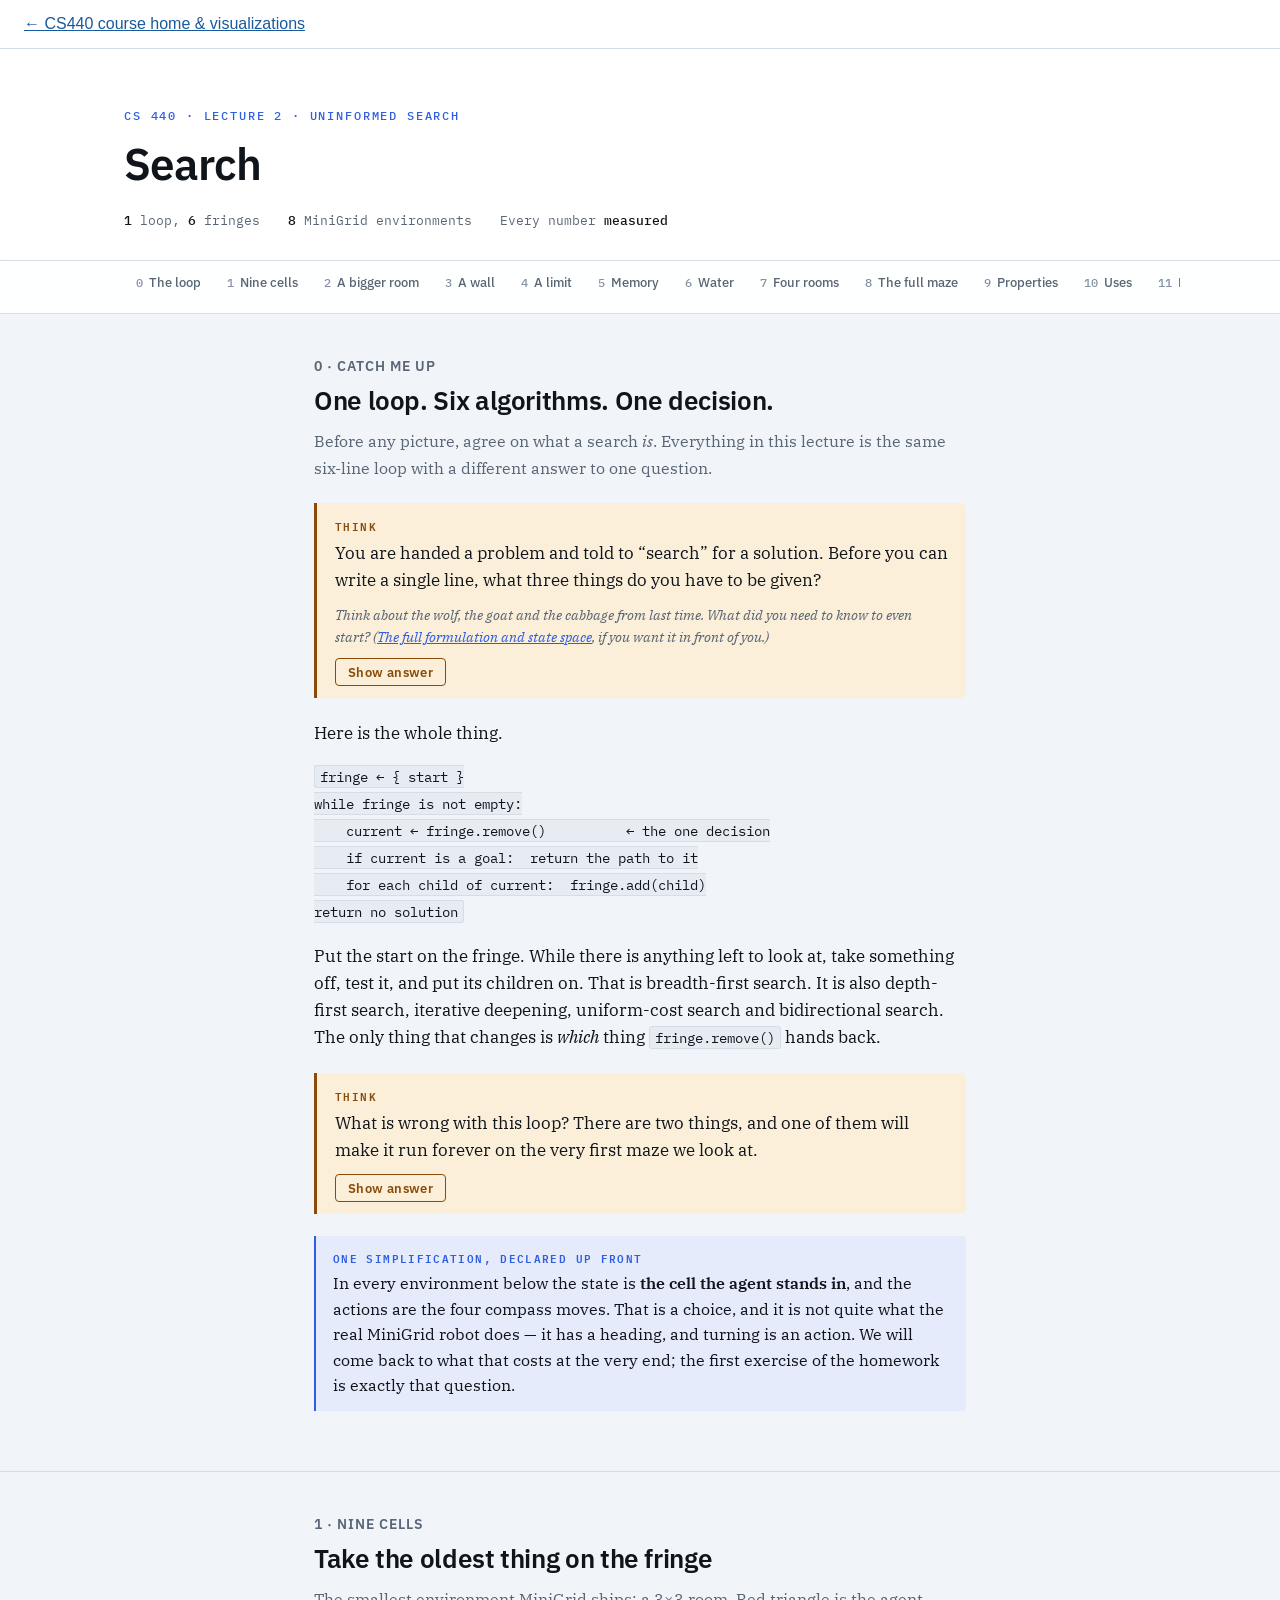
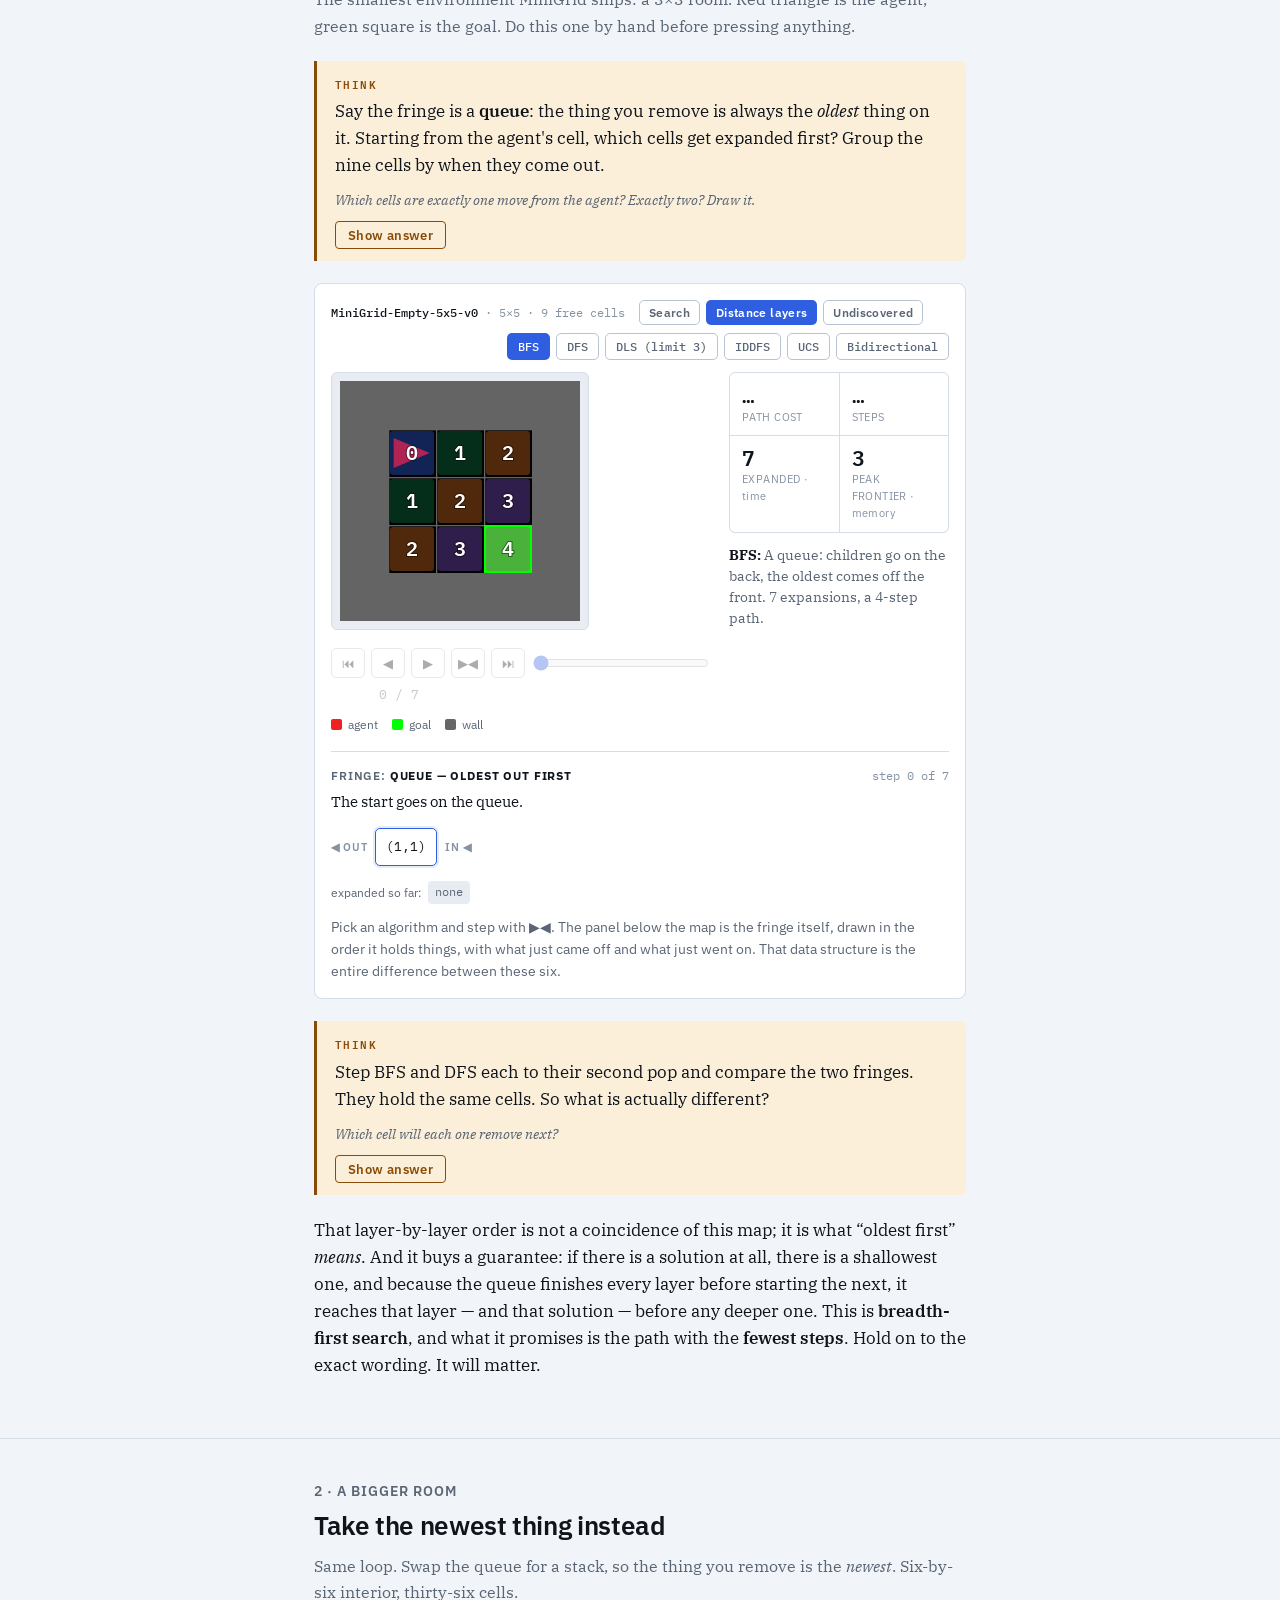
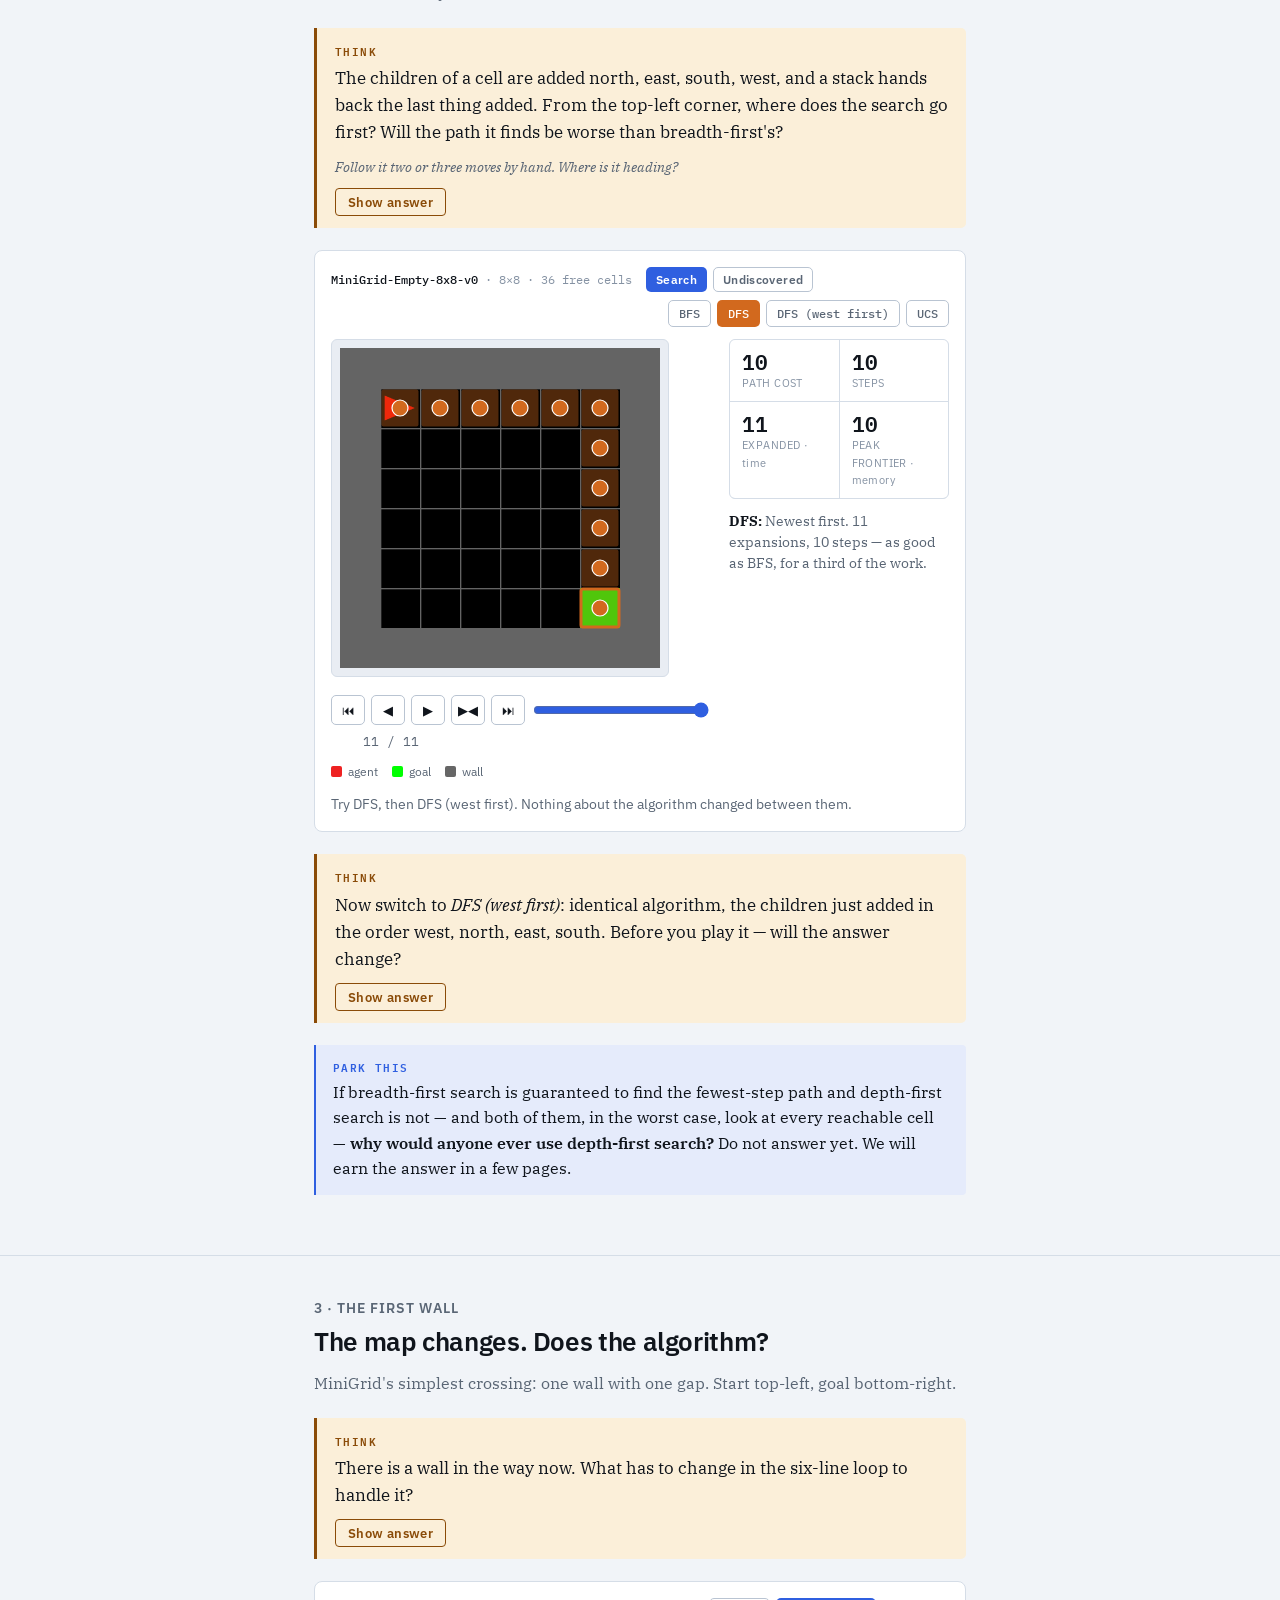
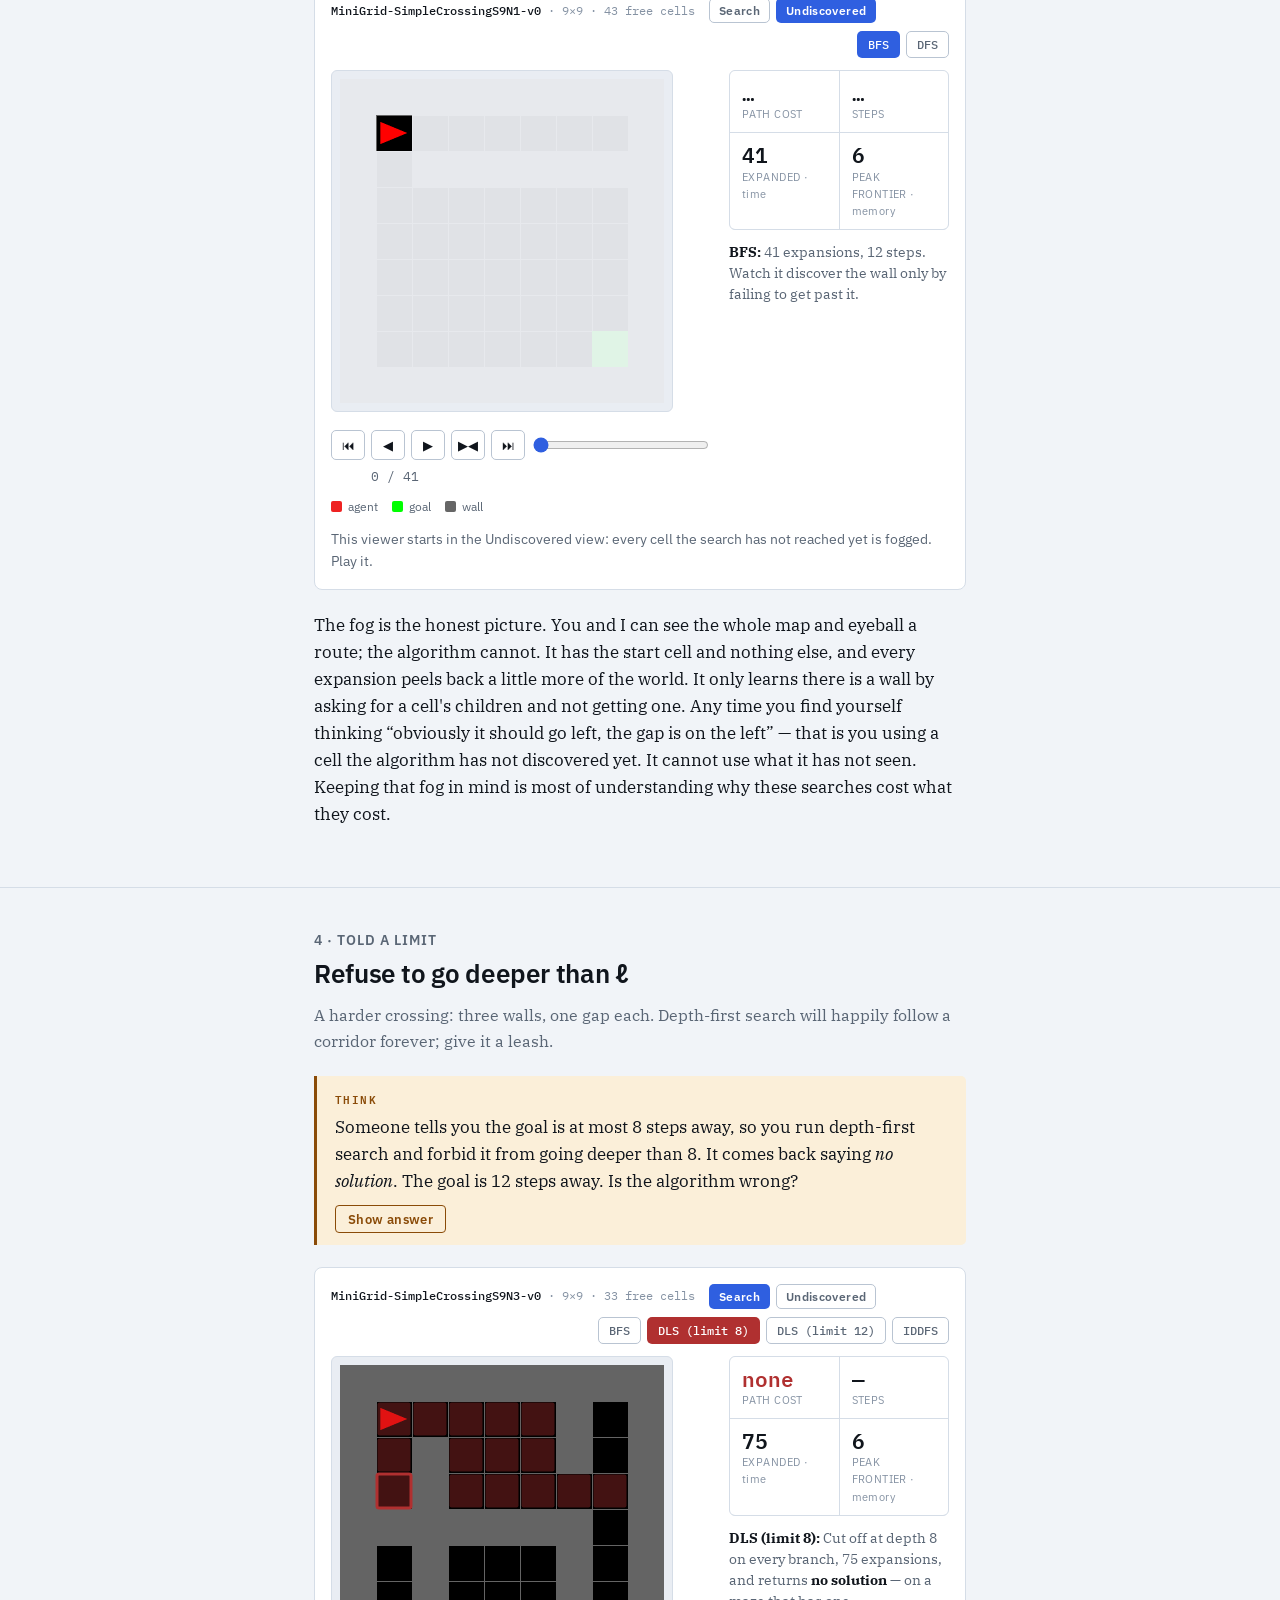
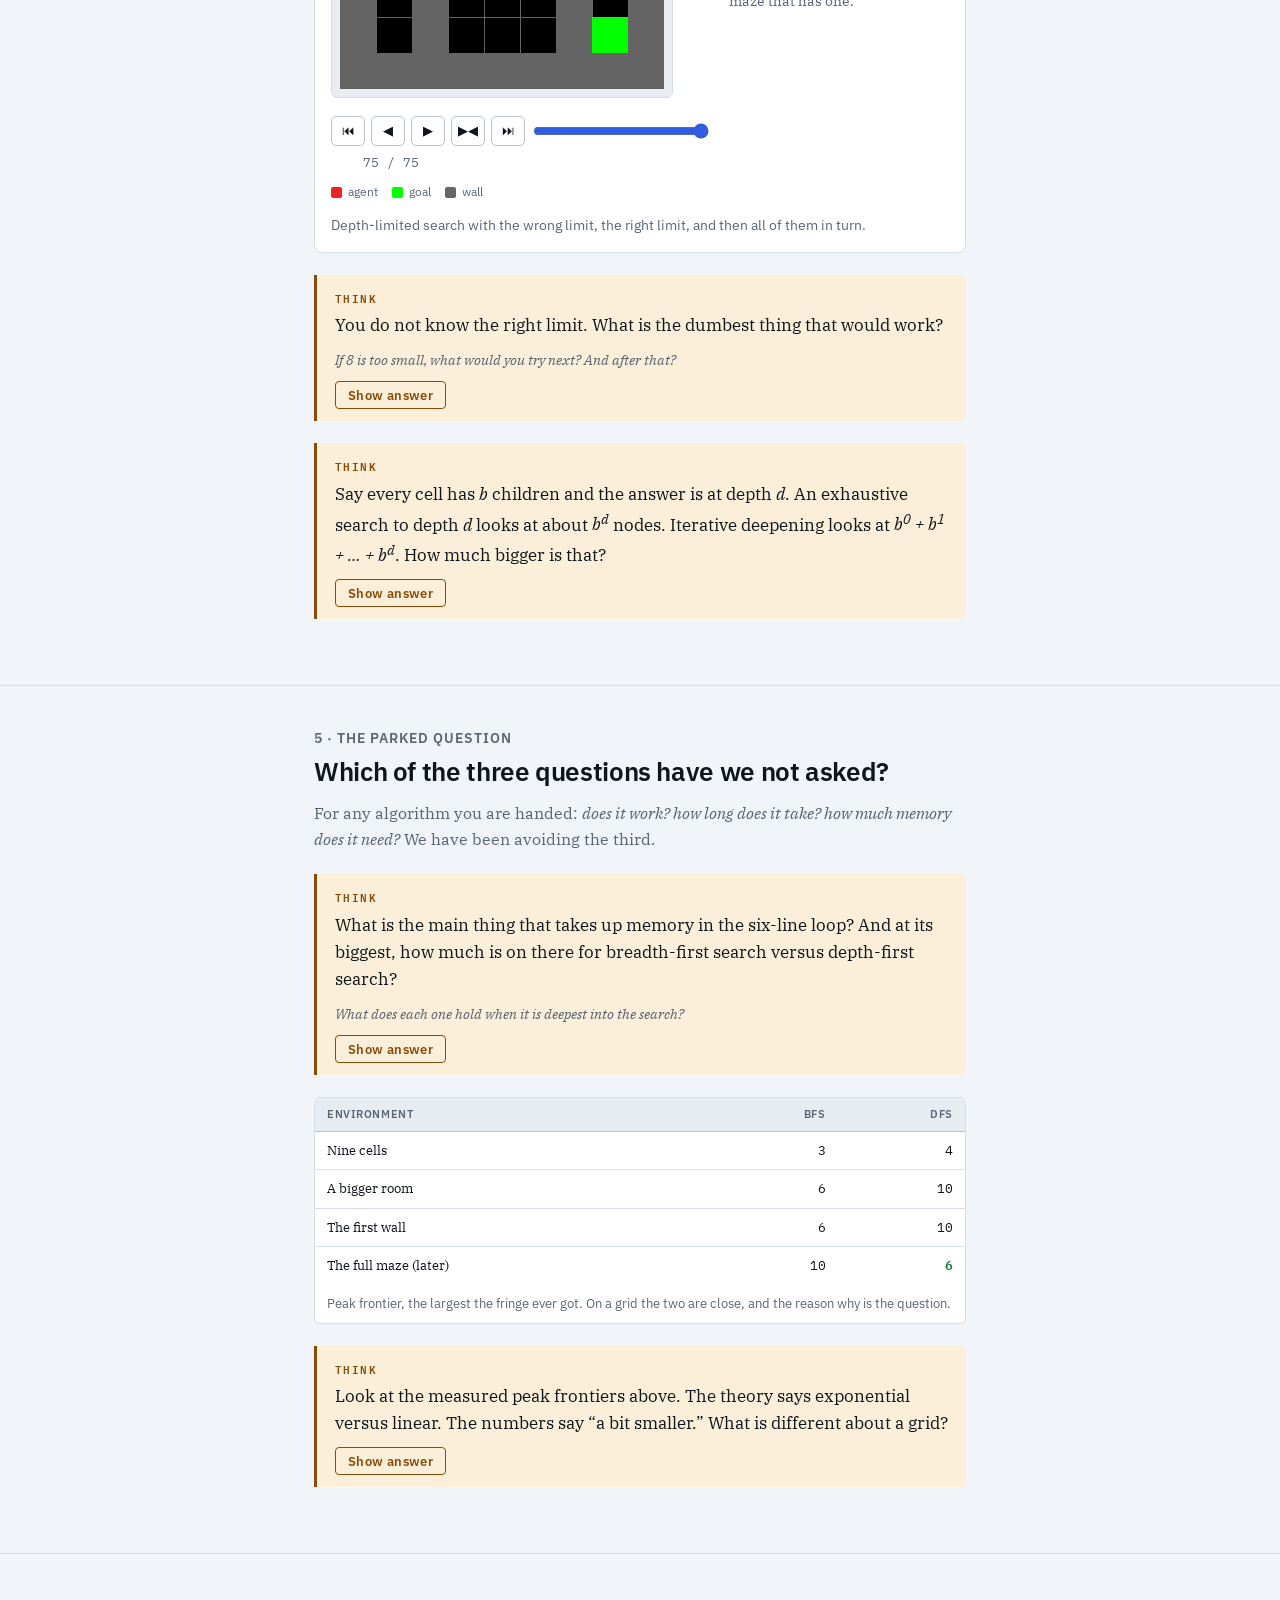
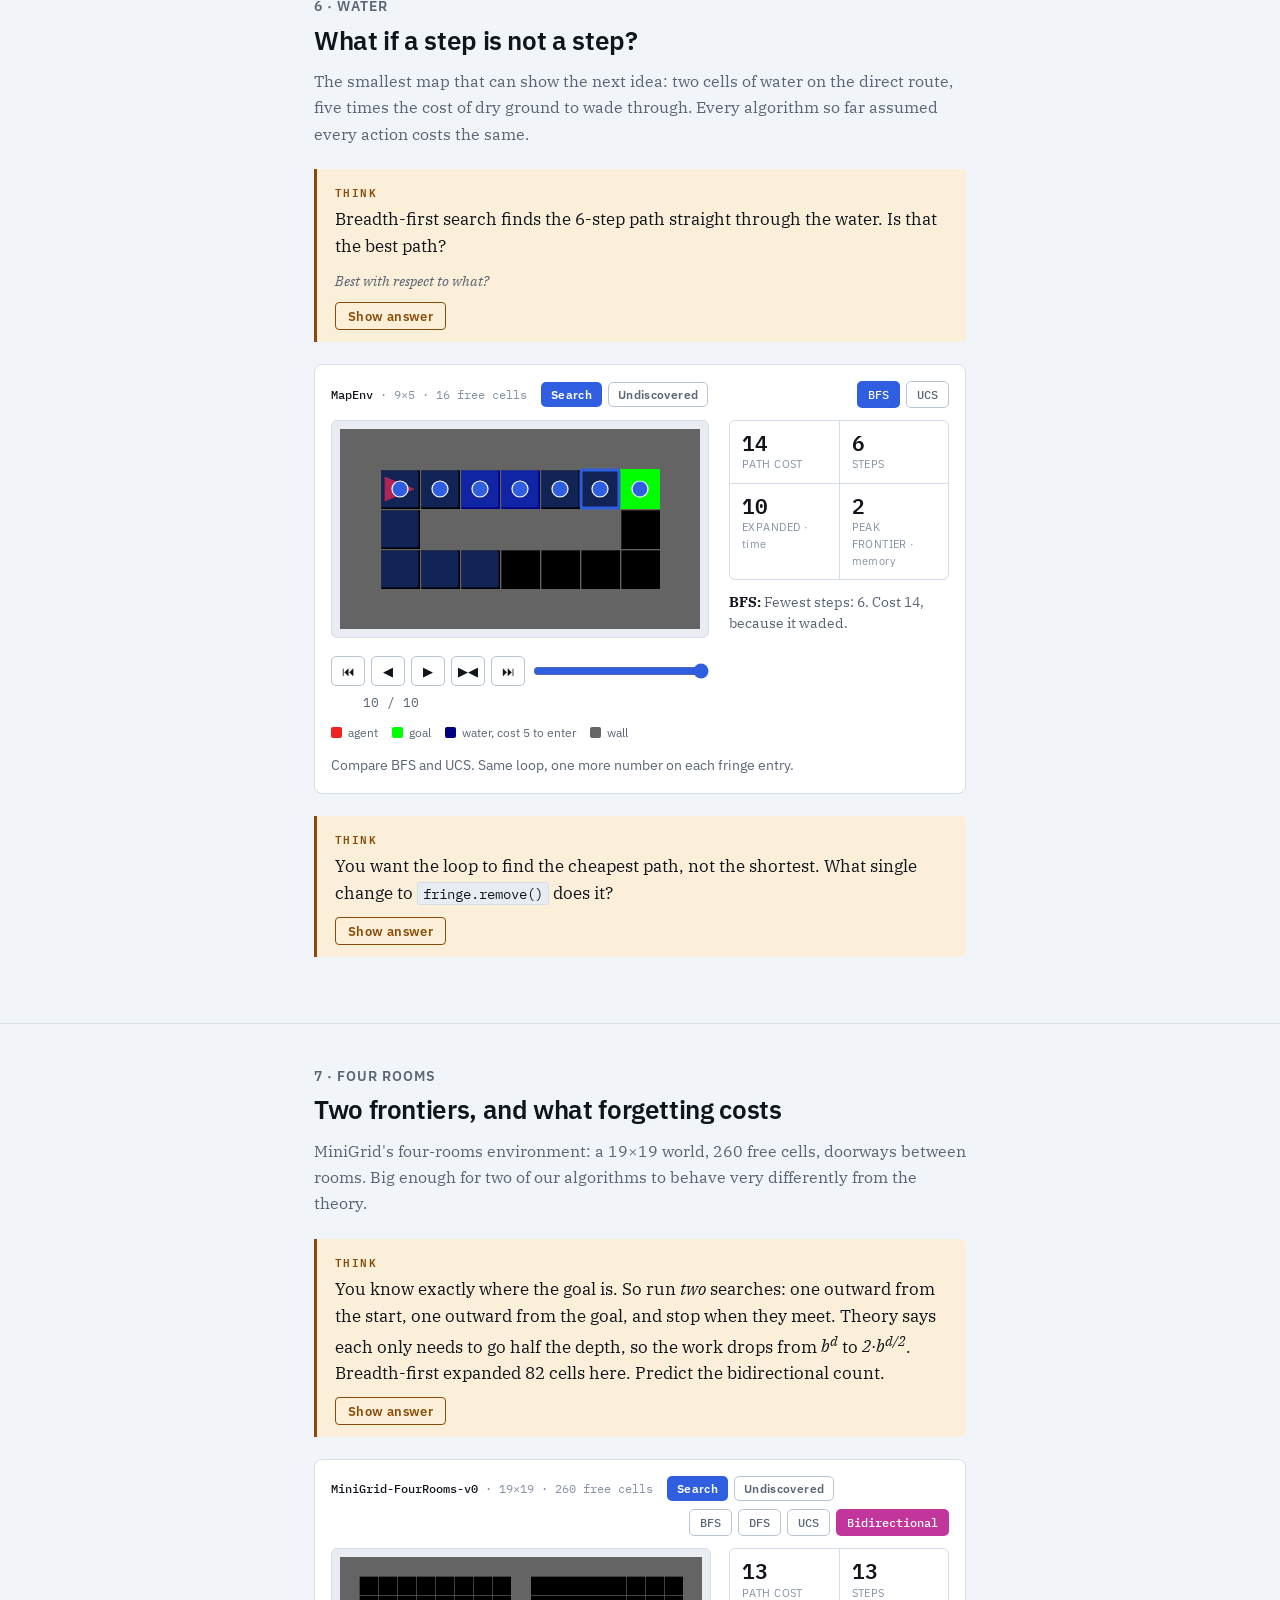
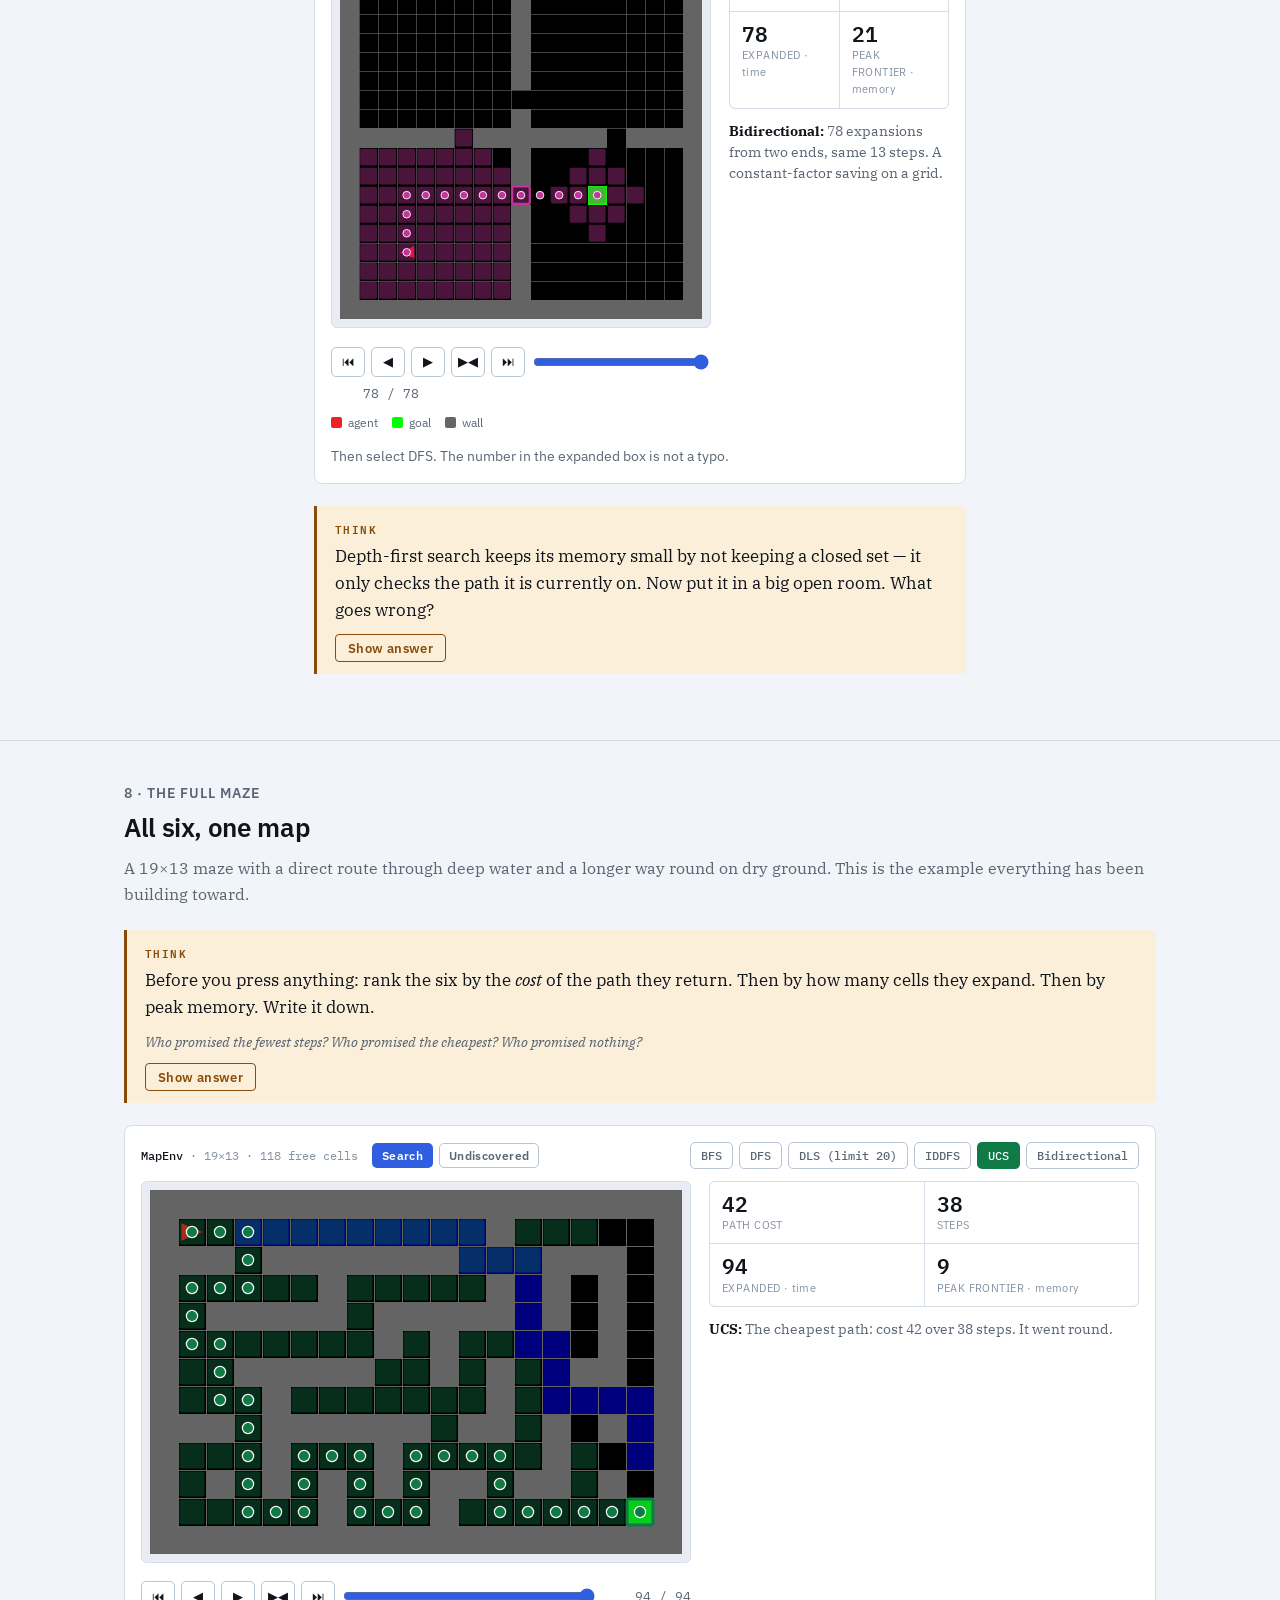
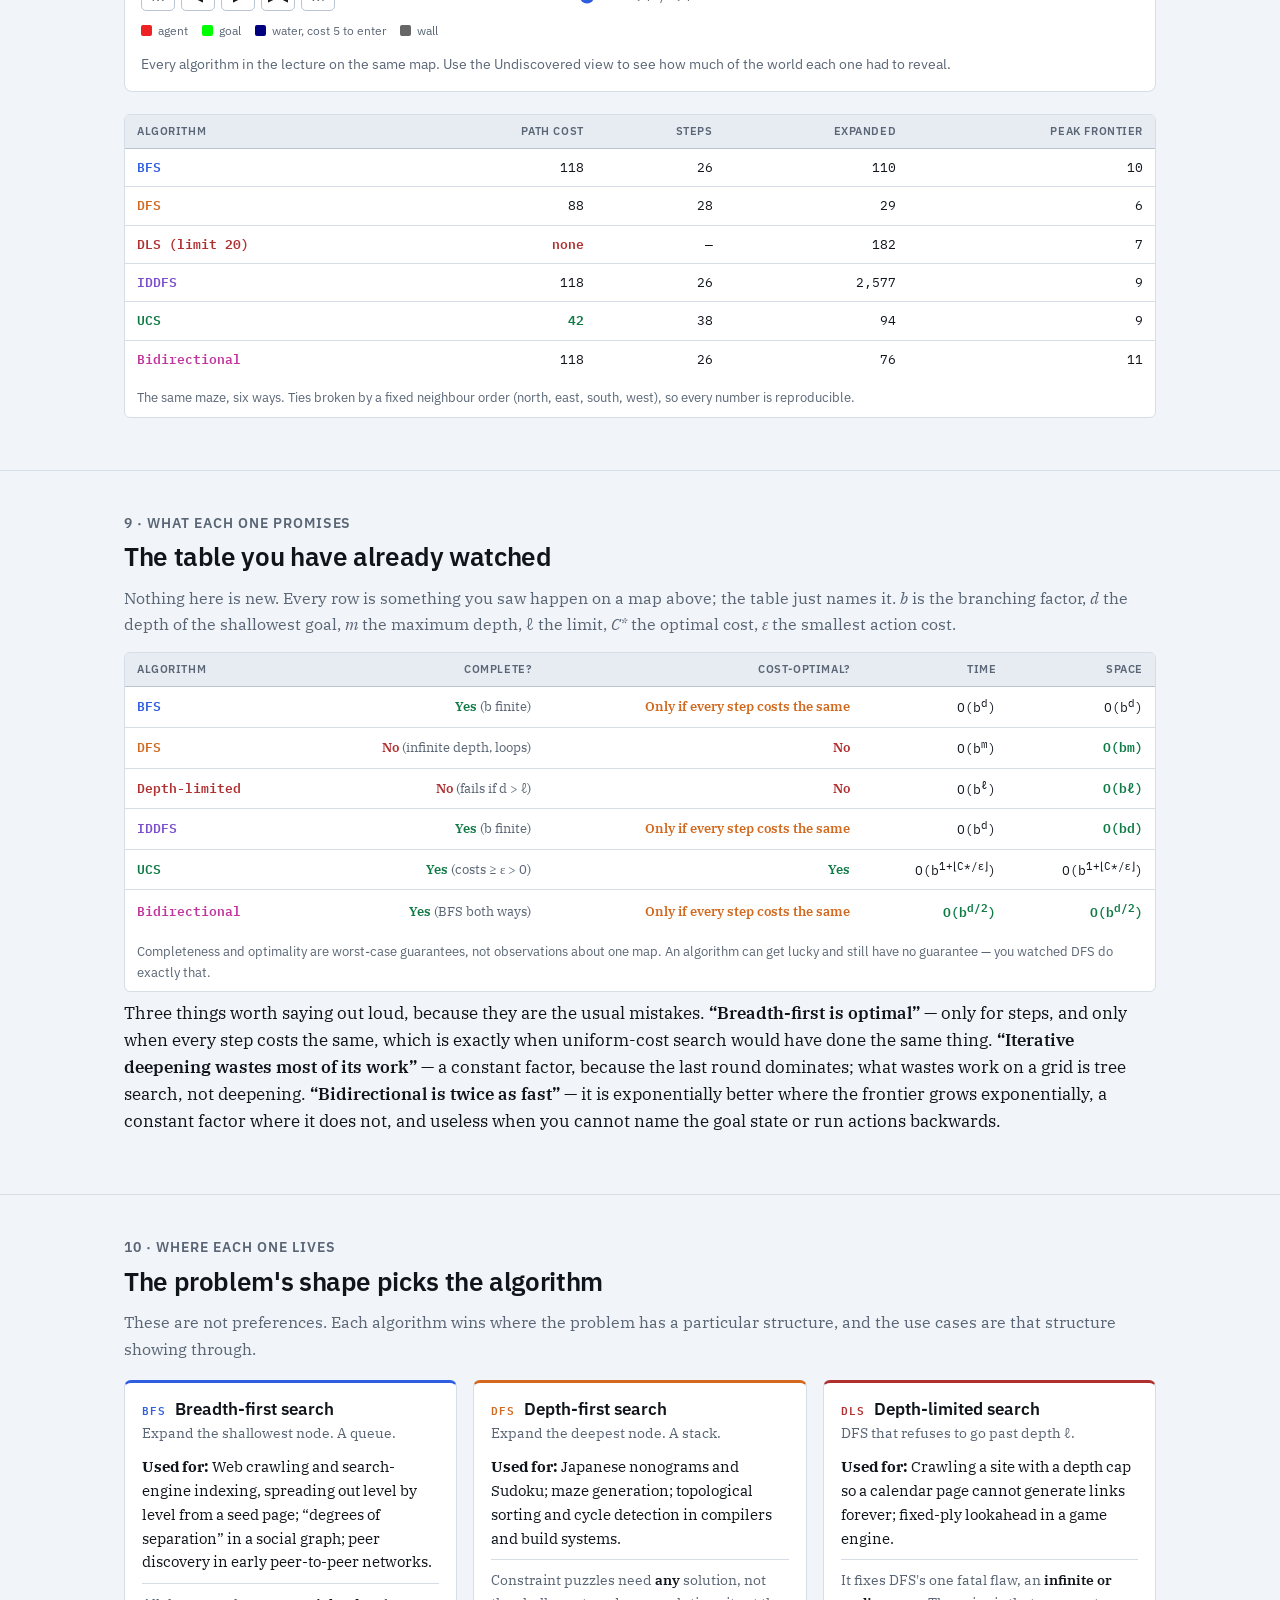
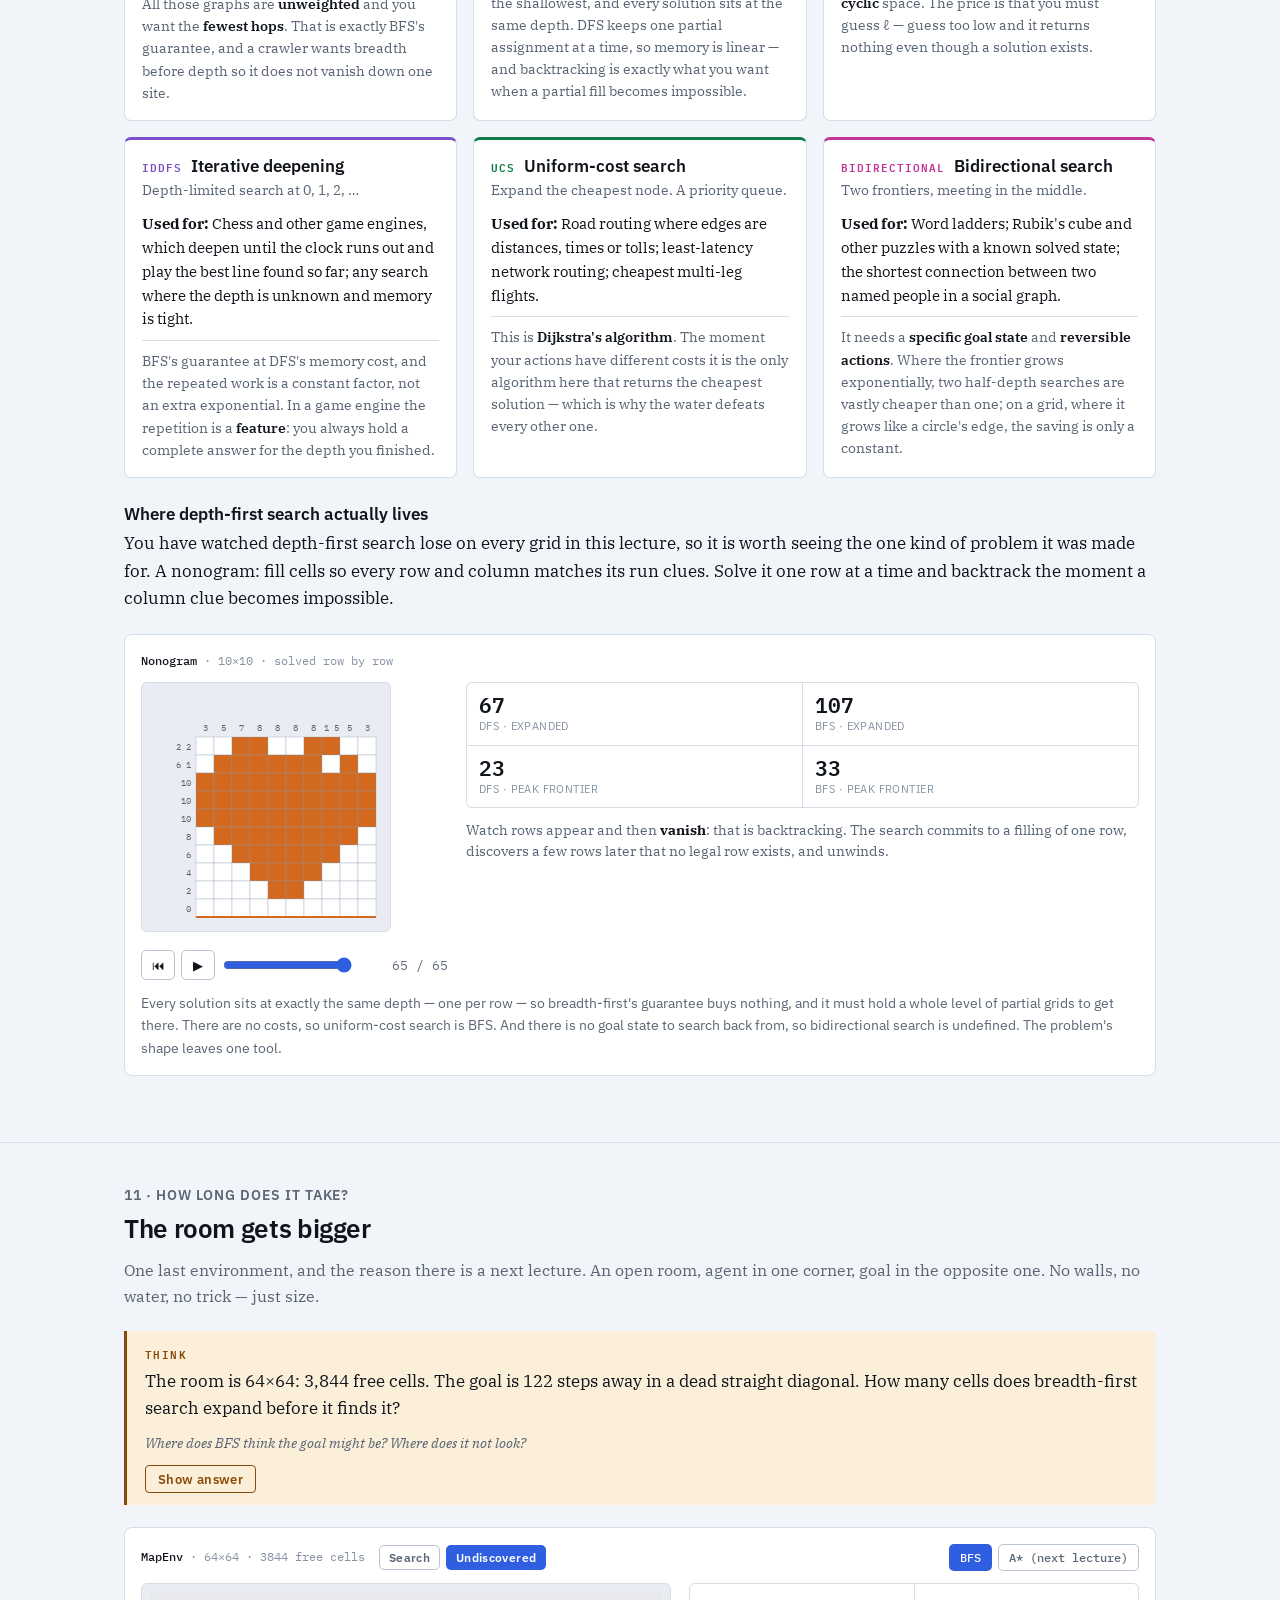
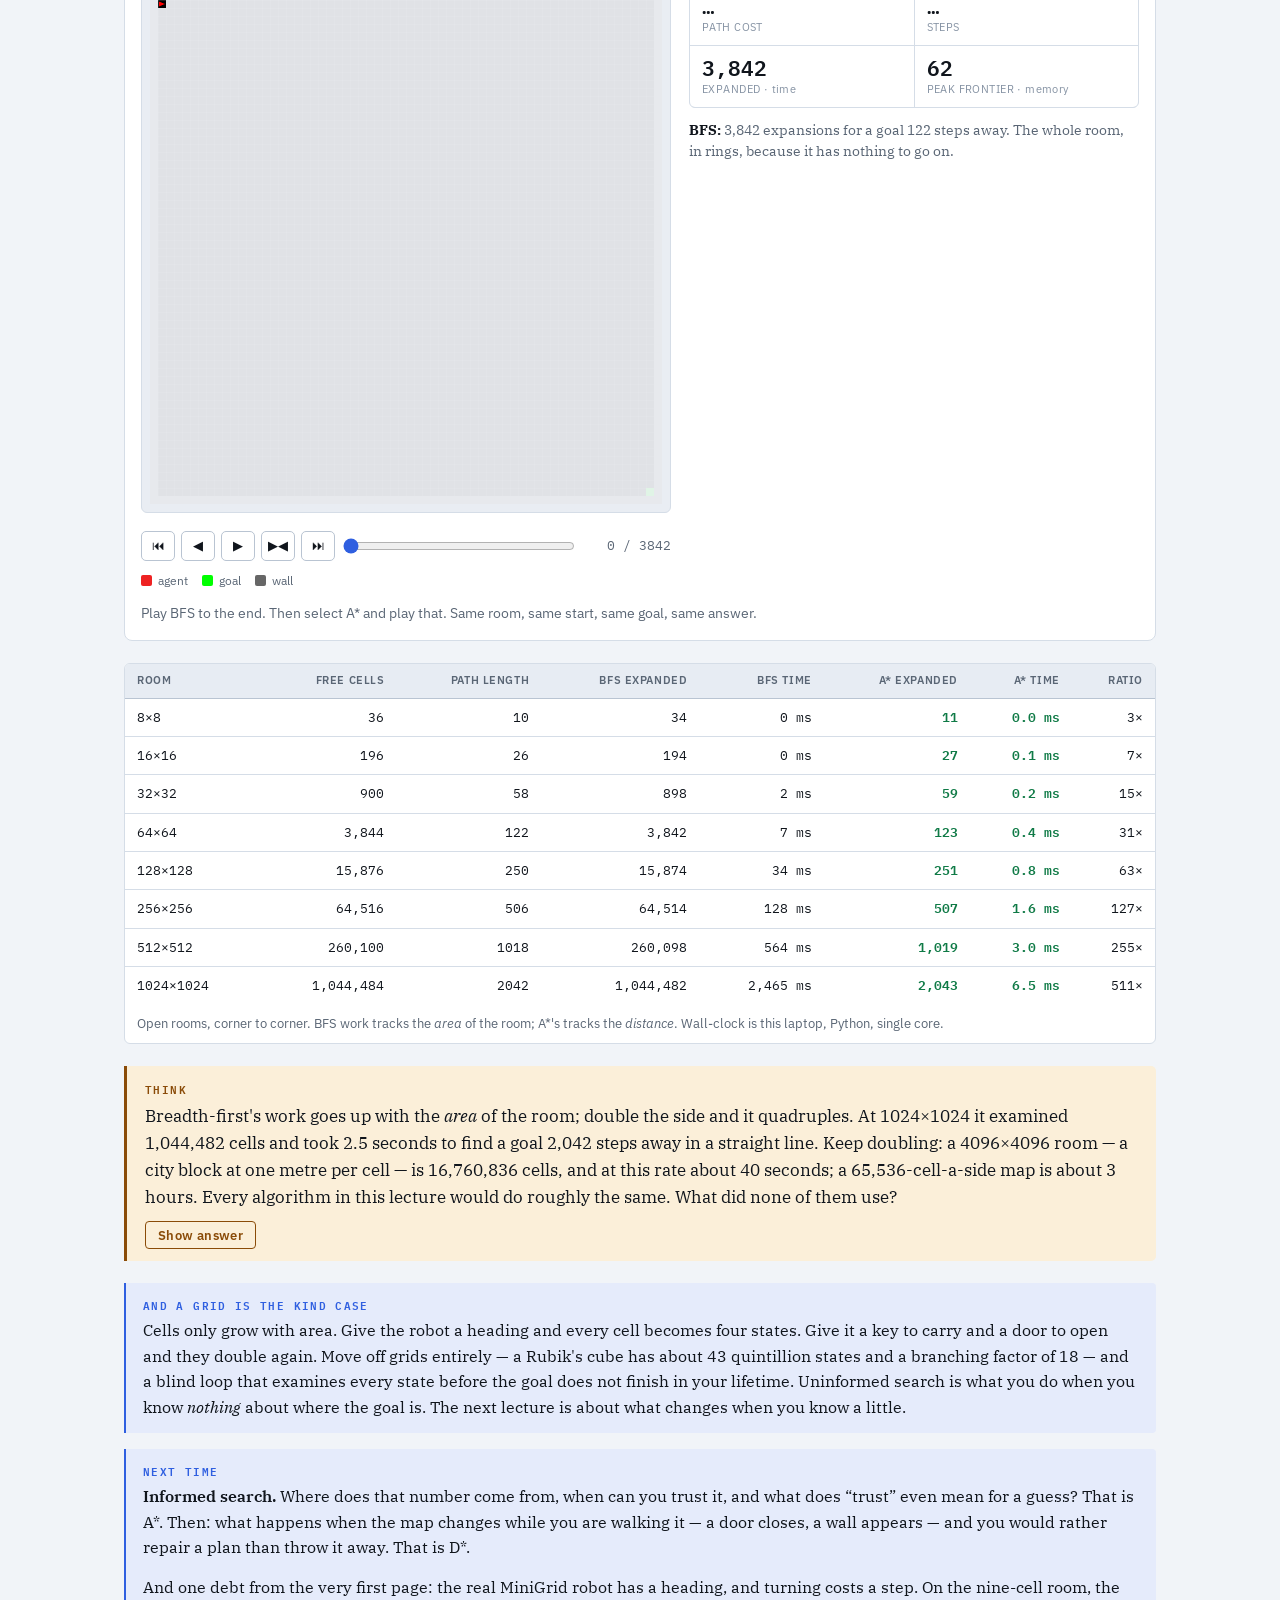
<file: lecture2/search.html>
<!doctype html>
<html lang="en">
<head>
<meta charset="utf-8">
<meta name="viewport" content="width=device-width,initial-scale=1">
<title>Search</title>
<style>:root{color-scheme:light dark}body{margin:0;padding:0;font:14px -apple-system,BlinkMacSystemFont,sans-serif;background:#faf9f5;color:#141413}img{max-width:100%}[hidden]:not([hidden=until-found]){display:none!important}</style>
</head>
<body>
<nav aria-label="Course navigation" style="padding:12px 24px;background:#fff;border-bottom:1px solid #d5dde7;font:16px/1.5 Arial,sans-serif"><a href="../index.html#demos" style="color:#185a9d;text-decoration:underline">← CS440 course home &amp; visualizations</a></nav>
<link rel="preconnect" href="https://fonts.googleapis.com">
<link rel="preconnect" href="https://fonts.gstatic.com" crossorigin>
<link rel="stylesheet" href="https://fonts.googleapis.com/css2?family=IBM+Plex+Mono:wght@400;500;600&family=IBM+Plex+Sans:wght@400;500;600;700&family=IBM+Plex+Serif:ital,wght@0,400;0,600;1,400&display=swap">

<style>
  :root{
    --ground:#F1F4F8; --surface:#FFFFFF; --sunk:#E7ECF3; --board:#E9EDF3;
    --ink:#10151C; --muted:#5A6675; --faint:#8592A3;
    --line:#D5DDE7; --line-strong:#B9C4D2;
    --accent:#2F5FE0; --accent-soft:#E5EBFB;
    --think:#8A4B08; --think-soft:#FBEFD9;
    --bfs:#2F5FE0; --dfs:#D2691E; --dls:#B03030; --iddfs:#7B4FC9;
    --ucs:#0F7A46; --bidir:#C2359B; --goalc:#0F7A46;
    --col:70ch;
  }
  @media (prefers-color-scheme: dark){
    :root:not([data-theme="light"]){
      --ground:#0D1219; --surface:#151C25; --sunk:#1B242F; --board:#0E141C;
      --ink:#E7ECF3; --muted:#98A5B5; --faint:#74828F;
      --line:#26313D; --line-strong:#36434F;
      --accent:#7FA2FF; --accent-soft:#1B2740;
      --think:#F0B65A; --think-soft:#33270F;
      --bfs:#7FA2FF; --dfs:#F0964E; --dls:#F07070; --iddfs:#B18CF0;
      --ucs:#43D18C; --bidir:#EE72C6; --goalc:#43D18C;
    }
  }
  :root[data-theme="dark"]{
    --ground:#0D1219; --surface:#151C25; --sunk:#1B242F; --board:#0E141C;
    --ink:#E7ECF3; --muted:#98A5B5; --faint:#74828F;
    --line:#26313D; --line-strong:#36434F;
    --accent:#7FA2FF; --accent-soft:#1B2740;
    --think:#F0B65A; --think-soft:#33270F;
    --bfs:#7FA2FF; --dfs:#F0964E; --dls:#F07070; --iddfs:#B18CF0;
    --ucs:#43D18C; --bidir:#EE72C6; --goalc:#43D18C;
  }
  *{box-sizing:border-box}
  body{background:var(--ground); color:var(--ink);
    font-family:"IBM Plex Serif",Georgia,serif; font-size:16.5px; line-height:1.64;
    -webkit-font-smoothing:antialiased}
  .wrap{max-width:var(--col); margin:0 auto; padding:0 24px}
  .bleed{max-width:1080px; margin:0 auto; padding:0 24px}
  h1,h2,h3,h4,.ui,button,th{font-family:"IBM Plex Sans",system-ui,sans-serif}
  h2,h3,h4{text-wrap:balance; line-height:1.25}
  code,.mono{font-family:"IBM Plex Mono",ui-monospace,monospace}
  code{background:var(--sunk); padding:1px 5px; border-radius:3px; font-size:.875em;
    border:1px solid var(--line)}
  a{color:var(--accent)}
  header.mast{background:var(--surface); border-bottom:1px solid var(--line);
    padding:52px 0 30px}
  .eyebrow{font-family:"IBM Plex Mono",monospace; font-size:11.5px; letter-spacing:.16em;
    text-transform:uppercase; color:var(--accent); font-weight:500}
  h1{font-size:clamp(30px,5vw,44px); font-weight:600; letter-spacing:-.021em;
    margin:12px 0 10px; line-height:1.08}
  .standfirst{font-size:17.5px; color:var(--muted); margin:0; max-width:62ch}
  .meta{display:flex; flex-wrap:wrap; gap:0 28px; margin-top:22px;
    font-family:"IBM Plex Mono",monospace; font-size:12.5px; color:var(--muted)}
  .meta b{color:var(--ink); font-weight:500}

  nav.parts{position:sticky; top:0; z-index:20;
    background:color-mix(in srgb, var(--surface) 92%, transparent);
    backdrop-filter:blur(8px); border-bottom:1px solid var(--line)}
  nav.parts ol{display:flex; gap:2px; list-style:none; margin:0 auto; padding:0 24px;
    overflow-x:auto; max-width:1080px}
  nav.parts a{display:block; padding:11px 12px; white-space:nowrap; font-size:13px;
    font-weight:500; color:var(--muted); text-decoration:none;
    border-bottom:2px solid transparent; font-family:"IBM Plex Sans",sans-serif}
  nav.parts a:hover{color:var(--accent); border-bottom-color:var(--line-strong)}
  nav.parts a .n{font-family:"IBM Plex Mono",monospace; color:var(--faint);
    margin-right:6px; font-size:11.5px}

  section{padding:44px 0}
  section+section{border-top:1px solid var(--line)}
  h2{font-size:14px; font-weight:600; letter-spacing:.07em; text-transform:uppercase;
    color:var(--muted); margin:0 0 8px}
  h3{font-size:26px; font-weight:600; letter-spacing:-.014em; margin:0 0 12px}
  h4{font-size:16.5px; font-weight:600; margin:26px 0 6px}
  p{margin:0 0 15px}
  .lede{color:var(--muted); font-size:16px}
  ul,ol{margin:0 0 16px; padding-left:22px} li{margin-bottom:7px}
  li::marker{color:var(--faint)}
  strong{font-weight:600}

  /* ---- think ---- */
  .think{border-left:3px solid var(--think); background:var(--think-soft);
    padding:14px 18px 12px; margin:22px 0; border-radius:0 5px 5px 0}
  .think .tag{font-family:"IBM Plex Mono",monospace; font-size:10.5px; font-weight:600;
    letter-spacing:.14em; text-transform:uppercase; color:var(--think);
    display:block; margin-bottom:6px}
  .think .q{font-size:16.5px; margin:0 0 10px; font-weight:400}
  .think .q strong{font-weight:600}
  .think .hint{font-size:13.5px; color:var(--muted); margin:0 0 10px; font-style:italic}
  .think button{border:1px solid var(--think); background:transparent; color:var(--think);
    border-radius:4px; padding:5px 12px; font-size:12.5px; font-weight:600;
    cursor:pointer; letter-spacing:.03em}
  .think button:hover{background:var(--think); color:#fff}
  .think .a{margin:12px 0 0; padding-top:12px; border-top:1px dashed var(--think);
    font-size:15.5px}
  .think .a p{margin:0 0 10px} .think .a p:last-child{margin:0}

  /* ---- stage viewer ---- */
  .stage{background:var(--surface); border:1px solid var(--line); border-radius:8px;
    padding:16px; margin:22px 0}
  .stage .top{display:flex; flex-wrap:wrap; gap:8px 14px; align-items:center;
    margin-bottom:12px}
  .stage .envname{font-family:"IBM Plex Mono",monospace; font-size:12px;
    color:var(--faint)}
  .stage .envname b{color:var(--ink); font-weight:500}
  .algobar{display:flex; flex-wrap:wrap; gap:6px; margin-left:auto}
  .algobar button{border:1px solid var(--line-strong); background:var(--surface);
    color:var(--muted); border-radius:5px; padding:5px 10px; cursor:pointer;
    font-size:12px; font-weight:500; font-family:"IBM Plex Mono",monospace}
  .algobar button[aria-pressed="true"]{color:#fff; border-color:transparent}
  .stage .body{display:grid; grid-template-columns:minmax(220px,auto) minmax(220px,1fr);
    gap:18px; align-items:start}
  @media (max-width:760px){.stage .body{grid-template-columns:1fr}}
  .boardwrap{background:var(--board); border:1px solid var(--line); border-radius:6px;
    padding:8px; display:inline-block; max-width:100%}
  svg.board{display:block; max-width:100%; height:auto}
  .transport{display:flex; gap:6px; align-items:center; margin-top:10px; flex-wrap:wrap}
  .transport button{border:1px solid var(--line-strong); background:var(--surface);
    color:var(--ink); border-radius:5px; height:30px; min-width:34px; cursor:pointer;
    font-size:13px}
  .transport button:hover{border-color:var(--accent); color:var(--accent)}
  .transport input[type=range]{flex:1; min-width:110px; accent-color:var(--accent)}
  .tick{font-family:"IBM Plex Mono",monospace; font-size:12.5px; color:var(--muted);
    min-width:88px; text-align:right; font-variant-numeric:tabular-nums}
  .stats{display:grid; grid-template-columns:repeat(2,1fr); gap:1px; background:var(--line);
    border:1px solid var(--line); border-radius:6px; overflow:hidden}
  .stats div{background:var(--surface); padding:9px 12px}
  .stats .n{font-family:"IBM Plex Mono",monospace; font-size:21px; font-weight:600;
    display:block; line-height:1.15; font-variant-numeric:tabular-nums}
  .stats .l{font-size:10.5px; color:var(--faint); display:block; margin-top:2px;
    letter-spacing:.04em; font-family:"IBM Plex Sans",sans-serif}
  .verdict{font-size:14px; color:var(--muted); margin:12px 0 0; line-height:1.5}
  .verdict b{color:var(--ink)}
  .stage .cap{font-size:13.5px; color:var(--muted); margin:12px 0 0;
    font-family:"IBM Plex Sans",sans-serif}
  .modebar{display:flex; gap:6px}
  .modebar button{border:1px solid var(--line-strong); background:var(--surface);
    color:var(--muted); border-radius:5px; padding:4px 9px; cursor:pointer;
    font-size:11.5px; font-weight:600; letter-spacing:.03em}
  .modebar button[aria-pressed="true"]{background:var(--accent); color:#fff;
    border-color:transparent}
  .legend{display:flex; flex-wrap:wrap; gap:6px 14px; margin-top:10px;
    font-family:"IBM Plex Sans",sans-serif; font-size:12px; color:var(--muted)}
  .legend span{display:flex; align-items:center; gap:6px}
  .sw{width:11px; height:11px; border-radius:2px; flex:none}

  /* ---- fringe panel ---- */
  .fringe{margin-top:16px; border-top:1px solid var(--line); padding-top:14px}
  .fr-top{display:flex; justify-content:space-between; align-items:baseline; gap:12px;
    font-family:"IBM Plex Sans",sans-serif; margin-bottom:6px}
  .fr-kind{font-size:12px; font-weight:600; letter-spacing:.07em; text-transform:uppercase;
    color:var(--muted)}
  .fr-kind b{color:var(--ink)}
  .fr-step{font-family:"IBM Plex Mono",monospace; font-size:12px; color:var(--faint)}
  .fr-note{font-size:14.5px; margin:0 0 12px; line-height:1.5}
  .fr-note b{font-weight:600}
  .fr-ds{display:flex; align-items:center; gap:8px; flex-wrap:wrap; min-height:44px}
  .fr-ds.col{flex-direction:column; align-items:flex-start; gap:6px}
  .fr-end{font-family:"IBM Plex Sans",sans-serif; font-size:11px; font-weight:600;
    letter-spacing:.06em; text-transform:uppercase; color:var(--faint); white-space:nowrap}
  .fb{font-family:"IBM Plex Mono",monospace; font-size:13px; padding:7px 10px;
    border:1.5px solid var(--line-strong); border-radius:5px; background:var(--surface);
    color:var(--ink); white-space:nowrap; display:inline-flex; gap:8px; align-items:baseline}
  .fb small{font-size:10.5px; color:var(--muted)}
  .fb.new{border-color:var(--accent); box-shadow:0 0 0 2px var(--accent-soft)}
  .fb.out{border-style:dashed; color:var(--muted)}
  .fr-empty{font-family:"IBM Plex Mono",monospace; font-size:12.5px; color:var(--faint);
    padding:7px 10px; border:1.5px dashed var(--line); border-radius:5px}
  .fr-row{display:flex; align-items:center; gap:8px; flex-wrap:wrap}
  .fr-lab{font-family:"IBM Plex Sans",sans-serif; font-size:11.5px; font-weight:600;
    color:var(--muted); min-width:84px}
  .fr-closed{margin-top:12px; font-family:"IBM Plex Sans",sans-serif; font-size:12px;
    color:var(--muted); display:flex; flex-wrap:wrap; gap:6px; align-items:center}
  .fr-closed .chip{font-family:"IBM Plex Mono",monospace; font-size:11.5px; padding:2px 7px;
    border-radius:4px; background:var(--sunk); color:var(--muted)}
  .fr-closed .chip.now{background:var(--accent-soft); color:var(--accent); font-weight:600}

  /* ---- tables ---- */
  .tablewrap{overflow-x:auto; border:1px solid var(--line); border-radius:6px;
    background:var(--surface); margin:0 0 8px}
  table{border-collapse:collapse; width:100%; font-size:13px}
  th,td{padding:8px 12px; text-align:right; border-bottom:1px solid var(--line)}
  th:first-child,td:first-child{text-align:left}
  thead th{font-weight:600; font-size:10.5px; letter-spacing:.055em; text-transform:uppercase;
    color:var(--muted); background:var(--sunk); border-bottom:1px solid var(--line-strong)}
  tbody tr:last-child td{border-bottom:none}
  td.num{font-family:"IBM Plex Mono",monospace; font-variant-numeric:tabular-nums}
  td.alg{font-family:"IBM Plex Mono",monospace; font-weight:600}
  .win{color:var(--goalc); font-weight:600} .bad{color:var(--dls); font-weight:600}
  .yes{color:var(--goalc); font-weight:600} .no{color:var(--dls); font-weight:600}
  .partial{color:var(--dfs); font-weight:600}
  caption{caption-side:bottom; text-align:left; padding:9px 12px; font-size:12.5px;
    color:var(--muted); font-family:"IBM Plex Sans",sans-serif}

  .note{border-left:2px solid var(--accent); background:var(--accent-soft);
    padding:13px 17px; margin:0 0 16px; border-radius:0 4px 4px 0; font-size:15.5px}
  .note .tag{font-family:"IBM Plex Mono",monospace; font-size:10.5px; font-weight:600;
    letter-spacing:.13em; text-transform:uppercase; color:var(--accent);
    display:block; margin-bottom:5px}
  .note p:last-child{margin-bottom:0}

  .cards{display:grid; grid-template-columns:repeat(auto-fit,minmax(300px,1fr));
    gap:16px; margin:18px 0}
  .card{background:var(--surface); border:1px solid var(--line); border-radius:7px;
    padding:16px 17px; border-top:3px solid var(--accent)}
  .card h4{margin:0 0 3px; font-size:16.5px; display:flex; align-items:baseline; gap:9px}
  .card .tag{font-family:"IBM Plex Mono",monospace; font-size:10.5px; font-weight:600;
    letter-spacing:.1em; text-transform:uppercase}
  .card .one{font-size:14px; color:var(--muted); margin:0 0 10px}
  .card .use{font-size:14.5px; margin:0 0 9px}
  .card .why{font-size:13.5px; color:var(--muted); margin:0; padding-top:9px;
    border-top:1px solid var(--line)}
  .card .why b{color:var(--ink); font-weight:600}

  footer{border-top:1px solid var(--line); background:var(--surface); padding:28px 0 44px;
    font-size:13px; color:var(--muted); font-family:"IBM Plex Sans",sans-serif}
  :focus-visible{outline:2px solid var(--accent); outline-offset:2px; border-radius:3px}
  @media (prefers-reduced-motion:reduce){*{transition:none!important}}
</style>

<header class="mast"><div class="bleed">
  <span class="eyebrow">CS 440 &middot; Lecture 2 &middot; Uninformed search</span>
  <h1>Search</h1>

  <div class="meta"><span><b>1</b> loop, <b>6</b> fringes</span><span><b>8</b> MiniGrid environments</span><span>Every number <b>measured</b></span></div>
</div></header>
<nav class="parts"><ol><li><a href="#loop"><span class="n">0</span>The loop</a></li><li><a href="#nine"><span class="n">1</span>Nine cells</a></li><li><a href="#room"><span class="n">2</span>A bigger room</a></li><li><a href="#wall"><span class="n">3</span>A wall</a></li><li><a href="#limit"><span class="n">4</span>A limit</a></li><li><a href="#memory"><span class="n">5</span>Memory</a></li><li><a href="#water"><span class="n">6</span>Water</a></li><li><a href="#rooms"><span class="n">7</span>Four rooms</a></li><li><a href="#maze"><span class="n">8</span>The full maze</a></li><li><a href="#properties"><span class="n">9</span>Properties</a></li><li><a href="#uses"><span class="n">10</span>Uses</a></li><li><a href="#scale"><span class="n">11</span>How long?</a></li></ol></nav>
<section id="loop">
  <div class="wrap">
    <h2>0 &middot; Catch me up</h2>
    <h3>One loop. Six algorithms. One decision.</h3>
    <p class="lede">Before any picture, agree on what a search <em>is</em>. Everything in this lecture is the same six-line loop with a different answer to one question.</p>
<div class="think"><span class="tag">Think</span><p class="q">You are handed a problem and told to &ldquo;search&rdquo; for a solution. Before you can write a single line, what three things do you have to be given?</p><p class="hint">Think about the wolf, the goat and the cabbage from last time. What did you need to know to even start? (<a href="wolf-goat-cabbage.html">The full formulation and state space</a>, if you want it in front of you.)</p><button type="button">Show answer</button><div class="a" hidden><p>A <strong>state</strong> &mdash; what a snapshot of the world looks like. The <strong>actions</strong> &mdash; what you can do in a state, and what state each one leads to. A <strong>goal test</strong> &mdash; how to recognise that you are done.</p><p>Nothing about <em>how</em> to search. That is the point: the loop below works for any problem you can describe this way, which is why it counts as artificial intelligence and not just as programming.</p></div></div>
<p>Here is the whole thing.</p>
<pre><code>fringe &larr; { start }
while fringe is not empty:
    current &larr; fringe.remove()          <span class="cm">&#8592; the one decision</span>
    if current is a goal:  return the path to it
    for each child of current:  fringe.add(child)
return no solution</code></pre>
<p>Put the start on the fringe. While there is anything left to look at, take something
off, test it, and put its children on. That is breadth-first search. It is also depth-first
search, iterative deepening, uniform-cost search and bidirectional search. The only thing
that changes is <em>which</em> thing <code>fringe.remove()</code> hands back.</p>
<div class="think"><span class="tag">Think</span><p class="q">What is wrong with this loop? There are two things, and one of them will make it run forever on the very first maze we look at.</p><button type="button">Show answer</button><div class="a" hidden><p><strong>It never notices it has been somewhere before.</strong> In a grid you can step east then west and be back where you started; the loop will happily put that state on the fringe again, and again. The fix is a second data structure &mdash; a <em>closed set</em> of states already expanded &mdash; and a check against it before expanding. Loop with the check: <strong>graph search</strong>. Loop without it: <strong>tree search</strong>, fine only when the space really is a tree and you cannot cycle back.</p><p><strong>It does not say what the fringe is.</strong> A queue? A stack? Something else? That is not an implementation detail. It is the entire lecture.</p></div></div>
<div class="note"><span class="tag">One simplification, declared up front</span><p>In every environment below the state is <strong>the cell the agent stands in</strong>, and the actions are the four compass moves. That is a choice, and it is not quite what the real MiniGrid robot does &mdash; it has a heading, and turning is an action. We will come back to what that costs at the very end; the first exercise of the homework is exactly that question.</p></div>
  </div>
</section>
<section id="nine">
  <div class="wrap">
    <h2>1 &middot; Nine cells</h2>
    <h3>Take the oldest thing on the fringe</h3>
    <p class="lede">The smallest environment MiniGrid ships: a 3&times;3 room. Red triangle is the agent, green square is the goal. Do this one by hand before pressing anything.</p>
<div class="think"><span class="tag">Think</span><p class="q">Say the fringe is a <strong>queue</strong>: the thing you remove is always the <em>oldest</em> thing on it. Starting from the agent's cell, which cells get expanded first? Group the nine cells by when they come out.</p><p class="hint">Which cells are exactly one move from the agent? Exactly two? Draw it.</p><button type="button">Show answer</button><div class="a" hidden><p>The agent's cell first (distance 0). Then the two cells one move away. Then the three at distance two, the two at distance three, and finally the goal at distance four. Oldest-first means <strong>layer by layer</strong>: the queue empties out one whole distance before it starts the next.</p><p>The viewer opens on the distance layers so you can check your grouping. Then press <em>Search</em> and play. It expands 7 cells to reach a goal 4 steps away.</p></div></div>
<div class="stage" data-stage="nine" data-algo="BFS"
      data-mode="layers" data-at="0"
      data-verdicts='{&quot;BFS&quot;: &quot;A queue: children go on the back, the oldest comes off the front. 7 expansions, a 4-step path.&quot;, &quot;DFS&quot;: &quot;A stack: children go on the top, the newest comes off the top. 5 expansions, also 4 steps &amp;mdash; it happened to go straight there. Keep that word &amp;lsquo;happened&amp;rsquo; in mind.&quot;, &quot;DLS (limit 3)&quot;: &quot;The same stack, but an entry at depth 3 is not allowed children. The goal is at depth 4, so the stack empties and it reports nothing &amp;mdash; on a room with a 4-step answer.&quot;, &quot;IDDFS&quot;: &quot;Depth-limited search with limit 0, then 1, 2, 3, 4 &amp;mdash; each round from scratch, each on the same small stack. Round 4 finds it.&quot;, &quot;UCS&quot;: &quot;A priority queue: every entry carries its cost so far, and the cheapest comes off first. Every step costs 1 here, so it behaves like the queue &amp;mdash; watch the order.&quot;, &quot;Bidirectional&quot;: &quot;Two queues, one growing from each end. Each step expands whichever frontier is smaller; when a child turns up in the other side&#x27;s book, the two halves join.&quot;}'>
  <div class="top">
    <span class="envname"><b>MiniGrid-Empty-5x5-v0</b> &middot; 5&times;5 &middot; 9 free cells</span>
    <div class="modebar"><button data-m="anim" aria-pressed="true">Search</button><button data-m="layers">Distance layers</button><button data-m="cloud">Undiscovered</button></div>
    <div class="algobar"></div>
  </div>
  <div class="body">
    <div>
      <div class="boardwrap"><svg class="board" role="img" aria-label="Nine cells"></svg></div>
      <div class="transport">
        <button class="first" title="Restart">&#9198;</button>
        <button class="prev" title="Step back">&#9664;</button>
        <button class="play" title="Play / pause">&#9654;</button>
        <button class="next" title="Step forward">&#9654;&#9664;</button>
        <button class="end" title="Jump to the end">&#9197;</button>
        <input type="range" class="scrub" min="0" value="0" aria-label="Scrub through the search">
        <span class="tick">0</span>
      </div>
      <div class="legend">
        <span><i class="sw" style="background:#e22"></i> agent</span>
        <span><i class="sw" style="background:#0f0"></i> goal</span>
        
        <span><i class="sw" style="background:#666"></i> wall</span>
      </div>
    </div>
    <div>
      <div class="stats">
        <div><span class="n sCost">&mdash;</span><span class="l">PATH COST</span></div>
        <div><span class="n sSteps">&mdash;</span><span class="l">STEPS</span></div>
        <div><span class="n sExp">&mdash;</span><span class="l">EXPANDED &middot; time</span></div>
        <div><span class="n sFront">&mdash;</span><span class="l">PEAK FRONTIER &middot; memory</span></div>
      </div>
      <p class="verdict"></p>
    </div>
  </div>
  <div class="fringe" hidden>
    <div class="fr-top"><span class="fr-kind"></span><span class="fr-step"></span></div>
    <p class="fr-note"></p>
    <div class="fr-ds"></div>
    <div class="fr-closed"></div>
  </div>
  <p class="cap">Pick an algorithm and step with &#9654;&#9664;. The panel below the map is the fringe itself, drawn in the order it holds things, with what just came off and what just went on. That data structure is the entire difference between these six.</p>
</div>
<div class="think"><span class="tag">Think</span><p class="q">Step BFS and DFS each to their second pop and compare the two fringes. They hold the same cells. So what is actually different?</p><p class="hint">Which cell will each one remove <em>next</em>?</p><button type="button">Show answer</button><div class="a" hidden><p>Only the <strong>end you take from</strong>. The queue removes the cell that has waited longest, so it finishes the near cells before starting the far ones. The stack removes the cell it just added, so it dives. Same cells, same loop, one line of code apart &mdash; and everything that follows in this lecture comes from that line.</p></div></div>
<p>That layer-by-layer order is not a coincidence of this map; it is what
&ldquo;oldest first&rdquo; <em>means</em>. And it buys a guarantee: if there is a solution at all,
there is a shallowest one, and because the queue finishes every layer before starting the next,
it reaches that layer &mdash; and that solution &mdash; before any deeper one. This is
<strong>breadth-first search</strong>, and what it promises is the path with the
<strong>fewest steps</strong>. Hold on to the exact wording. It will matter.</p>
  </div>
</section>
<section id="room">
  <div class="wrap">
    <h2>2 &middot; A bigger room</h2>
    <h3>Take the newest thing instead</h3>
    <p class="lede">Same loop. Swap the queue for a stack, so the thing you remove is the <em>newest</em>. Six-by-six interior, thirty-six cells.</p>
<div class="think"><span class="tag">Think</span><p class="q">The children of a cell are added north, east, south, west, and a stack hands back the last thing added. From the top-left corner, where does the search go first? Will the path it finds be worse than breadth-first's?</p><p class="hint">Follow it two or three moves by hand. Where is it heading?</p><button type="button">Show answer</button><div class="a" hidden><p>North is a wall, so it goes east &mdash; and then keeps going east along the top row, then south down the right edge, straight into the goal. It expands <strong>11</strong> cells where breadth-first expands <strong>34</strong>, and its path is <strong>10 steps, the same as breadth-first's.</strong></p><p>So on this room, newest-first did a third of the work for the same answer. Watch it, then read the next question before you decide it is better.</p></div></div>
<div class="stage" data-stage="room" data-algo="DFS"
      data-mode="anim" data-at="end"
      data-verdicts='{&quot;BFS&quot;: &quot;Layer by layer: 34 expansions for a 10-step path.&quot;, &quot;DFS&quot;: &quot;Newest first. 11 expansions, 10 steps &amp;mdash; as good as BFS, for a third of the work.&quot;, &quot;DFS (west first)&quot;: &quot;The same algorithm, with the children added in a different order. 30 steps for a 10-step problem, and 31 expansions.&quot;, &quot;UCS&quot;: &quot;Cheapest first. On a map where every step costs 1, that is oldest first: the same order as BFS, give or take a tie.&quot;}'>
  <div class="top">
    <span class="envname"><b>MiniGrid-Empty-8x8-v0</b> &middot; 8&times;8 &middot; 36 free cells</span>
    <div class="modebar"><button data-m="anim" aria-pressed="true">Search</button><button data-m="cloud">Undiscovered</button></div>
    <div class="algobar"></div>
  </div>
  <div class="body">
    <div>
      <div class="boardwrap"><svg class="board" role="img" aria-label="A bigger room"></svg></div>
      <div class="transport">
        <button class="first" title="Restart">&#9198;</button>
        <button class="prev" title="Step back">&#9664;</button>
        <button class="play" title="Play / pause">&#9654;</button>
        <button class="next" title="Step forward">&#9654;&#9664;</button>
        <button class="end" title="Jump to the end">&#9197;</button>
        <input type="range" class="scrub" min="0" value="0" aria-label="Scrub through the search">
        <span class="tick">0</span>
      </div>
      <div class="legend">
        <span><i class="sw" style="background:#e22"></i> agent</span>
        <span><i class="sw" style="background:#0f0"></i> goal</span>
        
        <span><i class="sw" style="background:#666"></i> wall</span>
      </div>
    </div>
    <div>
      <div class="stats">
        <div><span class="n sCost">&mdash;</span><span class="l">PATH COST</span></div>
        <div><span class="n sSteps">&mdash;</span><span class="l">STEPS</span></div>
        <div><span class="n sExp">&mdash;</span><span class="l">EXPANDED &middot; time</span></div>
        <div><span class="n sFront">&mdash;</span><span class="l">PEAK FRONTIER &middot; memory</span></div>
      </div>
      <p class="verdict"></p>
    </div>
  </div>
  <div class="fringe" hidden>
    <div class="fr-top"><span class="fr-kind"></span><span class="fr-step"></span></div>
    <p class="fr-note"></p>
    <div class="fr-ds"></div>
    <div class="fr-closed"></div>
  </div>
  <p class="cap">Try DFS, then DFS (west first). Nothing about the algorithm changed between them.</p>
</div>
<div class="think"><span class="tag">Think</span><p class="q">Now switch to <em>DFS (west first)</em>: identical algorithm, the children just added in the order west, north, east, south. Before you play it &mdash; will the answer change?</p><button type="button">Show answer</button><div class="a" hidden><p>It finds a path of <strong>30 steps</strong> for a problem whose answer is 10, and it takes 31 expansions to do it. Nothing about the map or the loop changed. Only the order the children went onto the fringe &mdash; a choice the algorithm never told you it was making.</p><p>Breadth-first search gives the same 10-step answer in <em>every</em> order. That is what a guarantee is: it does not depend on getting lucky. Newest-first search, <strong>depth-first search</strong>, promises nothing about the quality of what it finds.</p></div></div>
<div class="note"><span class="tag">Park this</span><p>If breadth-first search is guaranteed to find the fewest-step path and depth-first search is not &mdash; and both of them, in the worst case, look at every reachable cell &mdash; <strong>why would anyone ever use depth-first search?</strong> Do not answer yet. We will earn the answer in a few pages.</p></div>
  </div>
</section>
<section id="wall">
  <div class="wrap">
    <h2>3 &middot; The first wall</h2>
    <h3>The map changes. Does the algorithm?</h3>
    <p class="lede">MiniGrid's simplest crossing: one wall with one gap. Start top-left, goal bottom-right.</p>
<div class="think"><span class="tag">Think</span><p class="q">There is a wall in the way now. What has to change in the six-line loop to handle it?</p><button type="button">Show answer</button><div class="a" hidden><p><strong>Nothing.</strong> A wall is just a cell with no way in, so it never appears as anyone's child. The loop does not know what a wall is; it only knows children. That is why the same code searches a maze, a Rubik's cube and a social network: the <em>problem</em> supplies the children, the loop supplies the order.</p><p>What changes is the answer and the work: breadth-first now expands 41 cells for a 12-step path.</p></div></div>
<div class="stage" data-stage="wall" data-algo="BFS"
      data-mode="cloud" data-at="0"
      data-verdicts='{&quot;BFS&quot;: &quot;41 expansions, 12 steps. Watch it discover the wall only by failing to get past it.&quot;, &quot;DFS&quot;: &quot;19 expansions, 12 steps &amp;mdash; lucky again.&quot;}'>
  <div class="top">
    <span class="envname"><b>MiniGrid-SimpleCrossingS9N1-v0</b> &middot; 9&times;9 &middot; 43 free cells</span>
    <div class="modebar"><button data-m="anim" aria-pressed="true">Search</button><button data-m="cloud">Undiscovered</button></div>
    <div class="algobar"></div>
  </div>
  <div class="body">
    <div>
      <div class="boardwrap"><svg class="board" role="img" aria-label="The first wall"></svg></div>
      <div class="transport">
        <button class="first" title="Restart">&#9198;</button>
        <button class="prev" title="Step back">&#9664;</button>
        <button class="play" title="Play / pause">&#9654;</button>
        <button class="next" title="Step forward">&#9654;&#9664;</button>
        <button class="end" title="Jump to the end">&#9197;</button>
        <input type="range" class="scrub" min="0" value="0" aria-label="Scrub through the search">
        <span class="tick">0</span>
      </div>
      <div class="legend">
        <span><i class="sw" style="background:#e22"></i> agent</span>
        <span><i class="sw" style="background:#0f0"></i> goal</span>
        
        <span><i class="sw" style="background:#666"></i> wall</span>
      </div>
    </div>
    <div>
      <div class="stats">
        <div><span class="n sCost">&mdash;</span><span class="l">PATH COST</span></div>
        <div><span class="n sSteps">&mdash;</span><span class="l">STEPS</span></div>
        <div><span class="n sExp">&mdash;</span><span class="l">EXPANDED &middot; time</span></div>
        <div><span class="n sFront">&mdash;</span><span class="l">PEAK FRONTIER &middot; memory</span></div>
      </div>
      <p class="verdict"></p>
    </div>
  </div>
  <div class="fringe" hidden>
    <div class="fr-top"><span class="fr-kind"></span><span class="fr-step"></span></div>
    <p class="fr-note"></p>
    <div class="fr-ds"></div>
    <div class="fr-closed"></div>
  </div>
  <p class="cap">This viewer starts in the Undiscovered view: every cell the search has not reached yet is fogged. Play it.</p>
</div>
<p>The fog is the honest picture. You and I can see the whole map and eyeball
a route; the algorithm cannot. It has the start cell and nothing else, and every expansion peels
back a little more of the world. It only learns there is a wall by asking for a cell's children
and not getting one. Any time you find yourself thinking &ldquo;obviously it should go left, the
gap is on the left&rdquo; &mdash; that is you using a cell the algorithm has not discovered yet.
It cannot use what it has not seen. Keeping that fog in mind is most of understanding why
these searches cost what they cost.</p>
  </div>
</section>
<section id="limit">
  <div class="wrap">
    <h2>4 &middot; Told a limit</h2>
    <h3>Refuse to go deeper than &#8467;</h3>
    <p class="lede">A harder crossing: three walls, one gap each. Depth-first search will happily follow a corridor forever; give it a leash.</p>
<div class="think"><span class="tag">Think</span><p class="q">Someone tells you the goal is at most 8 steps away, so you run depth-first search and forbid it from going deeper than 8. It comes back saying <em>no solution</em>. The goal is 12 steps away. Is the algorithm wrong?</p><button type="button">Show answer</button><div class="a" hidden><p>No, the <em>limit</em> was wrong, and the algorithm cannot tell the difference between &ldquo;there is no solution&rdquo; and &ldquo;there is no solution <em>within 8</em>.&rdquo; It expanded 75 cells, hit the leash everywhere, and reported failure on a maze that has a perfectly good 12-step answer.</p><p>That is what it means for an algorithm to be <strong>incomplete</strong>: there is a solution and it returns none. Set the limit to 12 and the same code finds it in 15 expansions.</p></div></div>
<div class="stage" data-stage="limit" data-algo="DLS (limit 8)"
      data-mode="anim" data-at="end"
      data-verdicts='{&quot;BFS&quot;: &quot;20 expansions, 12 steps.&quot;, &quot;DLS (limit 8)&quot;: &quot;Cut off at depth 8 on every branch, 75 expansions, and returns &lt;b&gt;no solution&lt;/b&gt; &amp;mdash; on a maze that has one.&quot;, &quot;DLS (limit 12)&quot;: &quot;Same code, limit 12: finds the 12-step path in 15 expansions.&quot;, &quot;IDDFS&quot;: &quot;Limit 0, then 1, then 2 &amp;hellip; until 12 works. 595 expansions in total; the animation shows only the final pass.&quot;}'>
  <div class="top">
    <span class="envname"><b>MiniGrid-SimpleCrossingS9N3-v0</b> &middot; 9&times;9 &middot; 33 free cells</span>
    <div class="modebar"><button data-m="anim" aria-pressed="true">Search</button><button data-m="cloud">Undiscovered</button></div>
    <div class="algobar"></div>
  </div>
  <div class="body">
    <div>
      <div class="boardwrap"><svg class="board" role="img" aria-label="A limit on depth"></svg></div>
      <div class="transport">
        <button class="first" title="Restart">&#9198;</button>
        <button class="prev" title="Step back">&#9664;</button>
        <button class="play" title="Play / pause">&#9654;</button>
        <button class="next" title="Step forward">&#9654;&#9664;</button>
        <button class="end" title="Jump to the end">&#9197;</button>
        <input type="range" class="scrub" min="0" value="0" aria-label="Scrub through the search">
        <span class="tick">0</span>
      </div>
      <div class="legend">
        <span><i class="sw" style="background:#e22"></i> agent</span>
        <span><i class="sw" style="background:#0f0"></i> goal</span>
        
        <span><i class="sw" style="background:#666"></i> wall</span>
      </div>
    </div>
    <div>
      <div class="stats">
        <div><span class="n sCost">&mdash;</span><span class="l">PATH COST</span></div>
        <div><span class="n sSteps">&mdash;</span><span class="l">STEPS</span></div>
        <div><span class="n sExp">&mdash;</span><span class="l">EXPANDED &middot; time</span></div>
        <div><span class="n sFront">&mdash;</span><span class="l">PEAK FRONTIER &middot; memory</span></div>
      </div>
      <p class="verdict"></p>
    </div>
  </div>
  <div class="fringe" hidden>
    <div class="fr-top"><span class="fr-kind"></span><span class="fr-step"></span></div>
    <p class="fr-note"></p>
    <div class="fr-ds"></div>
    <div class="fr-closed"></div>
  </div>
  <p class="cap">Depth-limited search with the wrong limit, the right limit, and then all of them in turn.</p>
</div>
<div class="think"><span class="tag">Think</span><p class="q">You do not know the right limit. What is the dumbest thing that would work?</p><p class="hint">If 8 is too small, what would you try next? And after that?</p><button type="button">Show answer</button><div class="a" hidden><p>Try 0. Then 1. Then 2. Keep going until one of them finds it. That is <strong>iterative deepening</strong>, and because the first limit that succeeds is the depth of the shallowest solution, it finds the fewest-step path &mdash; the same guarantee as breadth-first search, from a depth-first loop.</p><p>It looks absurdly wasteful: every round redoes all the rounds before it. Here it took 595 expansions to reach a solution that limit 12 alone found in 15. Before you dismiss it, do the sum in the next question.</p></div></div>
<div class="think"><span class="tag">Think</span><p class="q">Say every cell has <em>b</em> children and the answer is at depth <em>d</em>. An exhaustive search to depth <em>d</em> looks at about <em>b<sup>d</sup></em> nodes. Iterative deepening looks at <em>b<sup>0</sup> + b<sup>1</sup> + &hellip; + b<sup>d</sup></em>. How much bigger is that?</p><button type="button">Show answer</button><div class="a" hidden><p>Not much. Each term is <em>b</em> times the one before, so the whole sum is at most <em>b<sup>d</sup> &middot; b/(b&minus;1)</em>. For <em>b</em> = 3 that is 1.5 &times; <em>b<sup>d</sup></em>; for <em>b</em> = 10 it is 1.1 &times;. The last round dominates everything before it &mdash; a side effect of exponential growth working in your favour for once.</p><p>Then why did our run cost 30&times; a single search, not 1.5&times;? Because <em>b<sup>d</sup></em> counts paths, and on a grid there are many paths to the same cell. Depth-first search, having no closed set, walks them all. Remember that: it is about to matter in a big open room.</p></div></div>
  </div>
</section>
<section id="memory">
  <div class="wrap">
    <h2>5 &middot; The parked question</h2>
    <h3>Which of the three questions have we not asked?</h3>
    <p class="lede">For any algorithm you are handed: <em>does it work? how long does it take? how much memory does it need?</em> We have been avoiding the third.</p>
<div class="think"><span class="tag">Think</span><p class="q">What is the main thing that takes up memory in the six-line loop? And at its biggest, how much is on there for breadth-first search versus depth-first search?</p><p class="hint">What does each one hold when it is deepest into the search?</p><button type="button">Show answer</button><div class="a" hidden><p><strong>The fringe.</strong> Breadth-first search holds an entire layer at once &mdash; every cell at the current distance &mdash; and in a space where every state has <em>b</em> new children that is <em>b<sup>d</sup></em> nodes. Depth-first search holds the current path plus the untried siblings along it: about <em>b</em> per level, <em>b&middot;m</em> in total, where <em>m</em> is how deep it goes. One is exponential in the depth, the other is linear in it.</p><p><strong>That is the answer to the parked question.</strong> You keep depth-first search for the memory. In the corn-maze version &mdash; put a hand on the wall and walk &mdash; you store nothing at all but where you are now, and you can forget everything else and still get out.</p></div></div>
<div class="tablewrap"><table>
  <caption>Peak frontier, the largest the fringe ever got. On a grid the two are close,
    and the reason why is the question.</caption>
  <thead><tr><th>Environment</th><th>BFS</th><th>DFS</th></tr></thead><tbody>
  <tr><td>Nine cells</td><td class="num">3</td><td class="num">4</td></tr>
  <tr><td>A bigger room</td><td class="num">6</td><td class="num">10</td></tr>
  <tr><td>The first wall</td><td class="num">6</td><td class="num">10</td></tr>
  <tr><td>The full maze (later)</td><td class="num">10</td><td class="num win">6</td></tr>
  </tbody></table></div>
<div class="think"><span class="tag">Think</span><p class="q">Look at the measured peak frontiers above. The theory says exponential versus linear. The numbers say &ldquo;a bit smaller.&rdquo; What is different about a grid?</p><button type="button">Show answer</button><div class="a" hidden><p>A grid is not a tree. Breadth-first's frontier on a grid is the <em>edge</em> of the explored diamond &mdash; it grows like a circle's circumference, roughly 4<em>d</em> cells, not <em>b<sup>d</sup></em>. Every cell has four neighbours but most of them are already explored, so the effective <em>b</em> is barely above 1.</p><p>The exponential gap is real in spaces that <em>are</em> tree-like: a Rubik's cube, a game tree, a puzzle where every move opens genuinely new states. There breadth-first search runs out of memory long before it runs out of time, and a depth-first loop is the only thing that fits. That is where depth-first search lives, and it is why game engines are built on iterative deepening &mdash; breadth-first's answer, on depth-first's memory.</p></div></div>
  </div>
</section>
<section id="water">
  <div class="wrap">
    <h2>6 &middot; Water</h2>
    <h3>What if a step is not a step?</h3>
    <p class="lede">The smallest map that can show the next idea: two cells of water on the direct route, five times the cost of dry ground to wade through. Every algorithm so far assumed every action costs the same.</p>
<div class="think"><span class="tag">Think</span><p class="q">Breadth-first search finds the 6-step path straight through the water. Is that the best path?</p><p class="hint">Best with respect to what?</p><button type="button">Show answer</button><div class="a" hidden><p>It is the best path <em>by number of steps</em>, which is exactly and only what breadth-first search promised. But it costs 14: four dry cells and two wet ones at 5 each. The way round is 10 steps of dry ground and costs 10.</p><p>&ldquo;Shortest&rdquo; was never the question. <strong>Cheapest</strong> was. When actions have different costs, the fewest-step path can be the most expensive one, and breadth-first search will hand it to you with a guarantee attached.</p></div></div>
<div class="stage" data-stage="water" data-algo="BFS"
      data-mode="anim" data-at="end"
      data-verdicts='{&quot;BFS&quot;: &quot;Fewest steps: 6. Cost 14, because it waded.&quot;, &quot;UCS&quot;: &quot;Cheapest: cost 10, over 10 steps. It went round.&quot;}'>
  <div class="top">
    <span class="envname"><b>MapEnv</b> &middot; 9&times;5 &middot; 16 free cells</span>
    <div class="modebar"><button data-m="anim" aria-pressed="true">Search</button><button data-m="cloud">Undiscovered</button></div>
    <div class="algobar"></div>
  </div>
  <div class="body">
    <div>
      <div class="boardwrap"><svg class="board" role="img" aria-label="Water"></svg></div>
      <div class="transport">
        <button class="first" title="Restart">&#9198;</button>
        <button class="prev" title="Step back">&#9664;</button>
        <button class="play" title="Play / pause">&#9654;</button>
        <button class="next" title="Step forward">&#9654;&#9664;</button>
        <button class="end" title="Jump to the end">&#9197;</button>
        <input type="range" class="scrub" min="0" value="0" aria-label="Scrub through the search">
        <span class="tick">0</span>
      </div>
      <div class="legend">
        <span><i class="sw" style="background:#e22"></i> agent</span>
        <span><i class="sw" style="background:#0f0"></i> goal</span>
        <span><i class="sw" style="background:#00007f"></i> water, cost 5 to enter</span>
        <span><i class="sw" style="background:#666"></i> wall</span>
      </div>
    </div>
    <div>
      <div class="stats">
        <div><span class="n sCost">&mdash;</span><span class="l">PATH COST</span></div>
        <div><span class="n sSteps">&mdash;</span><span class="l">STEPS</span></div>
        <div><span class="n sExp">&mdash;</span><span class="l">EXPANDED &middot; time</span></div>
        <div><span class="n sFront">&mdash;</span><span class="l">PEAK FRONTIER &middot; memory</span></div>
      </div>
      <p class="verdict"></p>
    </div>
  </div>
  <div class="fringe" hidden>
    <div class="fr-top"><span class="fr-kind"></span><span class="fr-step"></span></div>
    <p class="fr-note"></p>
    <div class="fr-ds"></div>
    <div class="fr-closed"></div>
  </div>
  <p class="cap">Compare BFS and UCS. Same loop, one more number on each fringe entry.</p>
</div>
<div class="think"><span class="tag">Think</span><p class="q">You want the loop to find the cheapest path, not the shortest. What single change to <code>fringe.remove()</code> does it?</p><button type="button">Show answer</button><div class="a" hidden><p>Hand back the entry with the <strong>lowest cost so far</strong>, instead of the oldest. The fringe becomes a priority queue keyed on path cost. That is <strong>uniform-cost search</strong> &mdash; you may know it as Dijkstra's algorithm &mdash; and it is the only algorithm in this lecture that is optimal with respect to cost.</p><p>One subtlety: it must test for the goal when it <em>removes</em> it, not when it first generates it, because a cheaper route to the goal may still be sitting in the queue. And on a map where every step costs 1, cheapest-first <em>is</em> oldest-first: uniform-cost search expanded 36 cells on the bigger room where breadth-first expanded 34. The difference only exists when costs do.</p></div></div>
  </div>
</section>
<section id="rooms">
  <div class="wrap">
    <h2>7 &middot; Four rooms</h2>
    <h3>Two frontiers, and what forgetting costs</h3>
    <p class="lede">MiniGrid's four-rooms environment: a 19&times;19 world, 260 free cells, doorways between rooms. Big enough for two of our algorithms to behave very differently from the theory.</p>
<div class="think"><span class="tag">Think</span><p class="q">You know exactly where the goal is. So run <em>two</em> searches: one outward from the start, one outward from the goal, and stop when they meet. Theory says each only needs to go half the depth, so the work drops from <em>b<sup>d</sup></em> to <em>2&middot;b<sup>d/2</sup></em>. Breadth-first expanded 82 cells here. Predict the bidirectional count.</p><button type="button">Show answer</button><div class="a" hidden><p>It expanded <strong>78</strong>. Same 13-step answer, and a saving of about 5% &mdash; and on the full maze later it will be 76 against 110, about 31%. Useful. Not the square root the theory promised.</p><p>Same reason as the memory question: on a grid the frontier grows like a circle's edge, so two half-size circles cover about half the area of one full one &mdash; a constant factor. The square-root saving is real where the frontier grows exponentially. The Kevin Bacon game is the classic case: actors linked by films, six steps between almost any two, and a frontier that multiplies at every step. Search from both ends and the middle is a handful of films instead of half of Hollywood.</p></div></div>
<div class="stage" data-stage="rooms" data-algo="Bidirectional"
      data-mode="anim" data-at="end"
      data-verdicts='{&quot;BFS&quot;: &quot;82 expansions, 13 steps.&quot;, &quot;Bidirectional&quot;: &quot;78 expansions from two ends, same 13 steps. A constant-factor saving on a grid.&quot;, &quot;UCS&quot;: &quot;93 expansions. Every step costs 1, so it is breadth-first with extra bookkeeping.&quot;, &quot;DFS&quot;: &quot;&lt;b&gt;255,430 expansions&lt;/b&gt; for a 101-step path, on a map with 260 cells. The animation shows only the first 2,500.&quot;}'>
  <div class="top">
    <span class="envname"><b>MiniGrid-FourRooms-v0</b> &middot; 19&times;19 &middot; 260 free cells</span>
    <div class="modebar"><button data-m="anim" aria-pressed="true">Search</button><button data-m="cloud">Undiscovered</button></div>
    <div class="algobar"></div>
  </div>
  <div class="body">
    <div>
      <div class="boardwrap"><svg class="board" role="img" aria-label="Four rooms"></svg></div>
      <div class="transport">
        <button class="first" title="Restart">&#9198;</button>
        <button class="prev" title="Step back">&#9664;</button>
        <button class="play" title="Play / pause">&#9654;</button>
        <button class="next" title="Step forward">&#9654;&#9664;</button>
        <button class="end" title="Jump to the end">&#9197;</button>
        <input type="range" class="scrub" min="0" value="0" aria-label="Scrub through the search">
        <span class="tick">0</span>
      </div>
      <div class="legend">
        <span><i class="sw" style="background:#e22"></i> agent</span>
        <span><i class="sw" style="background:#0f0"></i> goal</span>
        
        <span><i class="sw" style="background:#666"></i> wall</span>
      </div>
    </div>
    <div>
      <div class="stats">
        <div><span class="n sCost">&mdash;</span><span class="l">PATH COST</span></div>
        <div><span class="n sSteps">&mdash;</span><span class="l">STEPS</span></div>
        <div><span class="n sExp">&mdash;</span><span class="l">EXPANDED &middot; time</span></div>
        <div><span class="n sFront">&mdash;</span><span class="l">PEAK FRONTIER &middot; memory</span></div>
      </div>
      <p class="verdict"></p>
    </div>
  </div>
  <div class="fringe" hidden>
    <div class="fr-top"><span class="fr-kind"></span><span class="fr-step"></span></div>
    <p class="fr-note"></p>
    <div class="fr-ds"></div>
    <div class="fr-closed"></div>
  </div>
  <p class="cap">Then select DFS. The number in the expanded box is not a typo.</p>
</div>
<div class="think"><span class="tag">Think</span><p class="q">Depth-first search keeps its memory small by not keeping a closed set &mdash; it only checks the path it is currently on. Now put it in a big open room. What goes wrong?</p><button type="button">Show answer</button><div class="a" hidden><p>It finds a 101-step path to a goal 13 steps away, and it expands <strong>255,430</strong> cells to do it &mdash; on a map that has 260. It is visiting the same cells over and over along different paths, because it has no way to know it has been there. In an open room there are astronomically many paths through the same few cells, and tree search walks them.</p><p>This is the flip side of the parked question. Forgetting is what makes the memory small, and forgetting is what makes it revisit. The closed set was never optional on a grid; it is what turns <em>b<sup>d</sup></em> paths into 260 cells.</p></div></div>
  </div>
</section>
<section id="maze">
  <div class="bleed">
    <h2>8 &middot; The full maze</h2>
    <h3>All six, one map</h3>
    <p class="lede">A 19&times;13 maze with a direct route through deep water and a longer way round on dry ground. This is the example everything has been building toward.</p>
<div class="think"><span class="tag">Think</span><p class="q">Before you press anything: rank the six by the <em>cost</em> of the path they return. Then by how many cells they expand. Then by peak memory. Write it down.</p><p class="hint">Who promised the fewest steps? Who promised the cheapest? Who promised nothing?</p><button type="button">Show answer</button><div class="a" hidden><p><strong>Cost:</strong> uniform-cost search alone finds the cheap way round (42). Breadth-first, iterative deepening and bidirectional all find the fewest-step path &mdash; and pay 118 for wading through the water, nearly three times the optimum. Depth-first returns 88, better than breadth-first here purely by luck. Depth-limited at 20 returns nothing at all.</p><p><strong>Work:</strong> depth-first is cheapest (29), then bidirectional (76), uniform-cost (94), breadth-first (110) &mdash; and iterative deepening at 2,577, redoing its shallow rounds. <strong>Memory:</strong> depth-first smallest (6), bidirectional largest (11), holding two frontiers.</p></div></div>
<div class="stage" data-stage="maze" data-algo="UCS"
      data-mode="anim" data-at="end"
      data-verdicts='{&quot;BFS&quot;: &quot;Fewest steps (26), straight through the water. Cost 118.&quot;, &quot;DFS&quot;: &quot;One branch to the end. 29 expansions, cost 88 &amp;mdash; no guarantee, and here it beat BFS by luck.&quot;, &quot;DLS (limit 20)&quot;: &quot;The goal is 26 steps deep. Limit 20 returns &lt;b&gt;no solution&lt;/b&gt;.&quot;, &quot;IDDFS&quot;: &quot;BFS&#x27;s answer from a depth-first loop: 2,577 expansions across all its rounds; the animation is the last one.&quot;, &quot;UCS&quot;: &quot;The cheapest path: cost 42 over 38 steps. It went round.&quot;, &quot;Bidirectional&quot;: &quot;BFS&#x27;s answer for 76 expansions instead of 110.&quot;}'>
  <div class="top">
    <span class="envname"><b>MapEnv</b> &middot; 19&times;13 &middot; 118 free cells</span>
    <div class="modebar"><button data-m="anim" aria-pressed="true">Search</button><button data-m="cloud">Undiscovered</button></div>
    <div class="algobar"></div>
  </div>
  <div class="body">
    <div>
      <div class="boardwrap"><svg class="board" role="img" aria-label="The full maze"></svg></div>
      <div class="transport">
        <button class="first" title="Restart">&#9198;</button>
        <button class="prev" title="Step back">&#9664;</button>
        <button class="play" title="Play / pause">&#9654;</button>
        <button class="next" title="Step forward">&#9654;&#9664;</button>
        <button class="end" title="Jump to the end">&#9197;</button>
        <input type="range" class="scrub" min="0" value="0" aria-label="Scrub through the search">
        <span class="tick">0</span>
      </div>
      <div class="legend">
        <span><i class="sw" style="background:#e22"></i> agent</span>
        <span><i class="sw" style="background:#0f0"></i> goal</span>
        <span><i class="sw" style="background:#00007f"></i> water, cost 5 to enter</span>
        <span><i class="sw" style="background:#666"></i> wall</span>
      </div>
    </div>
    <div>
      <div class="stats">
        <div><span class="n sCost">&mdash;</span><span class="l">PATH COST</span></div>
        <div><span class="n sSteps">&mdash;</span><span class="l">STEPS</span></div>
        <div><span class="n sExp">&mdash;</span><span class="l">EXPANDED &middot; time</span></div>
        <div><span class="n sFront">&mdash;</span><span class="l">PEAK FRONTIER &middot; memory</span></div>
      </div>
      <p class="verdict"></p>
    </div>
  </div>
  <div class="fringe" hidden>
    <div class="fr-top"><span class="fr-kind"></span><span class="fr-step"></span></div>
    <p class="fr-note"></p>
    <div class="fr-ds"></div>
    <div class="fr-closed"></div>
  </div>
  <p class="cap">Every algorithm in the lecture on the same map. Use the Undiscovered view to see how much of the world each one had to reveal.</p>
</div>
<div class="tablewrap"><table>
  <caption>The same maze, six ways. Ties broken by a fixed neighbour order (north,
    east, south, west), so every number is reproducible.</caption>
  <thead><tr><th>Algorithm</th><th>Path cost</th><th>Steps</th><th>Expanded</th>
    <th>Peak frontier</th></tr></thead><tbody><tr><td class="alg" style="color:var(--bfs)">BFS</td><td class="num">118</td><td class="num">26</td><td class="num">110</td><td class="num">10</td></tr><tr><td class="alg" style="color:var(--dfs)">DFS</td><td class="num">88</td><td class="num">28</td><td class="num">29</td><td class="num">6</td></tr><tr><td class="alg" style="color:var(--dls)">DLS (limit 20)</td><td class="num"><span class=bad>none</span></td><td class="num">—</td><td class="num">182</td><td class="num">7</td></tr><tr><td class="alg" style="color:var(--iddfs)">IDDFS</td><td class="num">118</td><td class="num">26</td><td class="num">2,577</td><td class="num">9</td></tr><tr><td class="alg" style="color:var(--ucs)">UCS</td><td class="num win">42</td><td class="num">38</td><td class="num">94</td><td class="num">9</td></tr><tr><td class="alg" style="color:var(--bidir)">Bidirectional</td><td class="num">118</td><td class="num">26</td><td class="num">76</td><td class="num">11</td></tr></tbody></table></div>
  </div>
</section>
<section id="properties">
  <div class="bleed">
    <h2>9 &middot; What each one promises</h2>
    <h3>The table you have already watched</h3>
    <p class="lede">Nothing here is new. Every row is something you saw happen on a map above; the table just names it. <em>b</em> is the branching factor, <em>d</em> the depth of the shallowest goal, <em>m</em> the maximum depth, <em>&#8467;</em> the limit, <em>C*</em> the optimal cost, <em>&epsilon;</em> the smallest action cost.</p>
<div class="tablewrap">
  <table>
    <caption>Completeness and optimality are worst-case guarantees, not observations
      about one map. An algorithm can get lucky and still have no guarantee &mdash; you
      watched DFS do exactly that.</caption>
    <thead><tr><th>Algorithm</th><th>Complete?</th><th>Cost-optimal?</th>
      <th>Time</th><th>Space</th></tr></thead>
    <tbody>
      <tr><td class="alg" style="color:var(--bfs)">BFS</td>
        <td class="yes">Yes<span style="color:var(--muted);font-weight:400"> (b finite)</span></td>
        <td class="partial">Only if every step costs the same</td>
        <td class="num">O(b<sup>d</sup>)</td><td class="num">O(b<sup>d</sup>)</td></tr>
      <tr><td class="alg" style="color:var(--dfs)">DFS</td>
        <td class="no">No<span style="color:var(--muted);font-weight:400"> (infinite depth, loops)</span></td>
        <td class="no">No</td>
        <td class="num">O(b<sup>m</sup>)</td><td class="num win">O(bm)</td></tr>
      <tr><td class="alg" style="color:var(--dls)">Depth-limited</td>
        <td class="no">No<span style="color:var(--muted);font-weight:400"> (fails if d &gt; &#8467;)</span></td>
        <td class="no">No</td>
        <td class="num">O(b<sup>&#8467;</sup>)</td><td class="num win">O(b&#8467;)</td></tr>
      <tr><td class="alg" style="color:var(--iddfs)">IDDFS</td>
        <td class="yes">Yes<span style="color:var(--muted);font-weight:400"> (b finite)</span></td>
        <td class="partial">Only if every step costs the same</td>
        <td class="num">O(b<sup>d</sup>)</td><td class="num win">O(bd)</td></tr>
      <tr><td class="alg" style="color:var(--ucs)">UCS</td>
        <td class="yes">Yes<span style="color:var(--muted);font-weight:400"> (costs &ge; &epsilon; &gt; 0)</span></td>
        <td class="yes">Yes</td>
        <td class="num">O(b<sup>1+&lfloor;C*/&epsilon;&rfloor;</sup>)</td>
        <td class="num">O(b<sup>1+&lfloor;C*/&epsilon;&rfloor;</sup>)</td></tr>
      <tr><td class="alg" style="color:var(--bidir)">Bidirectional</td>
        <td class="yes">Yes<span style="color:var(--muted);font-weight:400"> (BFS both ways)</span></td>
        <td class="partial">Only if every step costs the same</td>
        <td class="num win">O(b<sup>d/2</sup>)</td><td class="num win">O(b<sup>d/2</sup>)</td></tr>
    </tbody>
  </table>
</div>
<p>Three things worth saying out loud, because they are the usual mistakes.
<strong>&ldquo;Breadth-first is optimal&rdquo;</strong> &mdash; only for steps, and only when every
step costs the same, which is exactly when uniform-cost search would have done the same thing.
<strong>&ldquo;Iterative deepening wastes most of its work&rdquo;</strong> &mdash; a constant factor,
because the last round dominates; what wastes work on a grid is tree search, not deepening.
<strong>&ldquo;Bidirectional is twice as fast&rdquo;</strong> &mdash; it is exponentially better
where the frontier grows exponentially, a constant factor where it does not, and useless when
you cannot name the goal state or run actions backwards.</p>
  </div>
</section>
<section id="uses">
  <div class="bleed">
    <h2>10 &middot; Where each one lives</h2>
    <h3>The problem's shape picks the algorithm</h3>
    <p class="lede">These are not preferences. Each algorithm wins where the problem has a particular structure, and the use cases are that structure showing through.</p>
<div class="cards"><div class="card" style="border-top-color:var(--bfs)"><h4><span class="tag" style="color:var(--bfs)">BFS</span> Breadth-first search</h4><p class="one">Expand the shallowest node. A queue.</p><p class="use"><b>Used for:</b> Web crawling and search-engine indexing, spreading out level by level from a seed page; &ldquo;degrees of separation&rdquo; in a social graph; peer discovery in early peer-to-peer networks.</p><p class="why">All those graphs are <b>unweighted</b> and you want the <b>fewest hops</b>. That is exactly BFS's guarantee, and a crawler wants breadth before depth so it does not vanish down one site.</p></div><div class="card" style="border-top-color:var(--dfs)"><h4><span class="tag" style="color:var(--dfs)">DFS</span> Depth-first search</h4><p class="one">Expand the deepest node. A stack.</p><p class="use"><b>Used for:</b> Japanese nonograms and Sudoku; maze generation; topological sorting and cycle detection in compilers and build systems.</p><p class="why">Constraint puzzles need <b>any</b> solution, not the shallowest, and every solution sits at the same depth. DFS keeps one partial assignment at a time, so memory is linear &mdash; and backtracking is exactly what you want when a partial fill becomes impossible.</p></div><div class="card" style="border-top-color:var(--dls)"><h4><span class="tag" style="color:var(--dls)">DLS</span> Depth-limited search</h4><p class="one">DFS that refuses to go past depth &#8467;.</p><p class="use"><b>Used for:</b> Crawling a site with a depth cap so a calendar page cannot generate links forever; fixed-ply lookahead in a game engine.</p><p class="why">It fixes DFS's one fatal flaw, an <b>infinite or cyclic</b> space. The price is that you must guess &#8467; &mdash; guess too low and it returns nothing even though a solution exists.</p></div><div class="card" style="border-top-color:var(--iddfs)"><h4><span class="tag" style="color:var(--iddfs)">IDDFS</span> Iterative deepening</h4><p class="one">Depth-limited search at 0, 1, 2, &hellip;</p><p class="use"><b>Used for:</b> Chess and other game engines, which deepen until the clock runs out and play the best line found so far; any search where the depth is unknown and memory is tight.</p><p class="why">BFS's guarantee at DFS's memory cost, and the repeated work is a constant factor, not an extra exponential. In a game engine the repetition is a <b>feature</b>: you always hold a complete answer for the depth you finished.</p></div><div class="card" style="border-top-color:var(--ucs)"><h4><span class="tag" style="color:var(--ucs)">UCS</span> Uniform-cost search</h4><p class="one">Expand the cheapest node. A priority queue.</p><p class="use"><b>Used for:</b> Road routing where edges are distances, times or tolls; least-latency network routing; cheapest multi-leg flights.</p><p class="why">This is <b>Dijkstra's algorithm</b>. The moment your actions have different costs it is the only algorithm here that returns the cheapest solution &mdash; which is why the water defeats every other one.</p></div><div class="card" style="border-top-color:var(--bidir)"><h4><span class="tag" style="color:var(--bidir)">Bidirectional</span> Bidirectional search</h4><p class="one">Two frontiers, meeting in the middle.</p><p class="use"><b>Used for:</b> Word ladders; Rubik's cube and other puzzles with a known solved state; the shortest connection between two named people in a social graph.</p><p class="why">It needs a <b>specific goal state</b> and <b>reversible actions</b>. Where the frontier grows exponentially, two half-depth searches are vastly cheaper than one; on a grid, where it grows like a circle's edge, the saving is only a constant.</p></div></div>
<h4>Where depth-first search actually lives</h4>
<p>You have watched depth-first search lose on every grid in this lecture, so it is worth seeing
the one kind of problem it was made for. A nonogram: fill cells so every row and column matches
its run clues. Solve it one row at a time and backtrack the moment a column clue becomes
impossible.</p>
<div class="stage nono" data-nono="1">
  <div class="top"><span class="envname"><b>Nonogram</b> &middot; 10&times;10 &middot; solved row by row</span></div>
  <div class="body">
    <div>
      <div class="boardwrap"><svg class="board nonoboard" role="img"
        aria-label="A nonogram being solved row by row, revealing a heart."></svg></div>
      <div class="transport">
        <button class="first" title="Restart">&#9198;</button>
        <button class="play" title="Play / pause">&#9654;</button>
        <input type="range" class="scrub" min="0" value="0" aria-label="Scrub the solve">
        <span class="tick">0</span>
      </div>
    </div>
    <div>
      <div class="stats">
        <div><span class="n nD">&mdash;</span><span class="l">DFS &middot; EXPANDED</span></div>
        <div><span class="n nB">&mdash;</span><span class="l">BFS &middot; EXPANDED</span></div>
        <div><span class="n nDf">&mdash;</span><span class="l">DFS &middot; PEAK FRONTIER</span></div>
        <div><span class="n nBf">&mdash;</span><span class="l">BFS &middot; PEAK FRONTIER</span></div>
      </div>
      <p class="verdict">Watch rows appear and then <b>vanish</b>: that is backtracking. The search commits to a filling of one row, discovers a few rows later that no legal row exists, and unwinds.</p>
    </div>
  </div>
  <p class="cap">Every solution sits at exactly the same depth &mdash; one per row &mdash; so breadth-first's guarantee buys nothing, and it must hold a whole level of partial grids to get there. There are no costs, so uniform-cost search is BFS. And there is no goal state to search back from, so bidirectional search is undefined. The problem's shape leaves one tool.</p>
</div>
  </div>
</section>
<section id="scale">
  <div class="bleed">
    <h2>11 &middot; How long does it take?</h2>
    <h3>The room gets bigger</h3>
    <p class="lede">One last environment, and the reason there is a next lecture. An open room, agent in one corner, goal in the opposite one. No walls, no water, no trick &mdash; just size.</p>
<div class="think"><span class="tag">Think</span><p class="q">The room is 64&times;64: 3,844 free cells. The goal is 122 steps away in a dead straight diagonal. How many cells does breadth-first search expand before it finds it?</p><p class="hint">Where does BFS think the goal might be? Where does it not look?</p><button type="button">Show answer</button><div class="a" hidden><p><strong>3,842.</strong> Every free cell in the room except two. It has no idea where the goal is, so it looks everywhere, in every direction, in rings. Play it in the Undiscovered view and watch the fog clear across the entire room before the goal turns up in the last corner.</p></div></div>
<div class="stage" data-stage="scale" data-algo="BFS"
      data-mode="cloud" data-at="0"
      data-verdicts='{&quot;BFS&quot;: &quot;3,842 expansions for a goal 122 steps away. The whole room, in rings, because it has nothing to go on.&quot;, &quot;A* (next lecture)&quot;: &quot;123 expansions. The same loop, with one extra number on every fringe entry. That number is Thursday.&quot;}'>
  <div class="top">
    <span class="envname"><b>MapEnv</b> &middot; 64&times;64 &middot; 3844 free cells</span>
    <div class="modebar"><button data-m="anim" aria-pressed="true">Search</button><button data-m="cloud">Undiscovered</button></div>
    <div class="algobar"></div>
  </div>
  <div class="body">
    <div>
      <div class="boardwrap"><svg class="board" role="img" aria-label="How long does it take?"></svg></div>
      <div class="transport">
        <button class="first" title="Restart">&#9198;</button>
        <button class="prev" title="Step back">&#9664;</button>
        <button class="play" title="Play / pause">&#9654;</button>
        <button class="next" title="Step forward">&#9654;&#9664;</button>
        <button class="end" title="Jump to the end">&#9197;</button>
        <input type="range" class="scrub" min="0" value="0" aria-label="Scrub through the search">
        <span class="tick">0</span>
      </div>
      <div class="legend">
        <span><i class="sw" style="background:#e22"></i> agent</span>
        <span><i class="sw" style="background:#0f0"></i> goal</span>
        
        <span><i class="sw" style="background:#666"></i> wall</span>
      </div>
    </div>
    <div>
      <div class="stats">
        <div><span class="n sCost">&mdash;</span><span class="l">PATH COST</span></div>
        <div><span class="n sSteps">&mdash;</span><span class="l">STEPS</span></div>
        <div><span class="n sExp">&mdash;</span><span class="l">EXPANDED &middot; time</span></div>
        <div><span class="n sFront">&mdash;</span><span class="l">PEAK FRONTIER &middot; memory</span></div>
      </div>
      <p class="verdict"></p>
    </div>
  </div>
  <div class="fringe" hidden>
    <div class="fr-top"><span class="fr-kind"></span><span class="fr-step"></span></div>
    <p class="fr-note"></p>
    <div class="fr-ds"></div>
    <div class="fr-closed"></div>
  </div>
  <p class="cap">Play BFS to the end. Then select A* and play that. Same room, same start, same goal, same answer.</p>
</div>
<div class="tablewrap"><table>
  <caption>Open rooms, corner to corner. BFS work tracks the <em>area</em> of the room;
    A*'s tracks the <em>distance</em>. Wall-clock is this laptop, Python, single core.</caption>
  <thead><tr><th>Room</th><th>Free cells</th><th>Path length</th><th>BFS expanded</th>
    <th>BFS time</th><th>A* expanded</th><th>A* time</th><th>Ratio</th></tr></thead><tbody><tr><td class="num">8&times;8</td><td class="num">36</td><td class="num">10</td><td class="num">34</td><td class="num">0 ms</td><td class="num win">11</td><td class="num win">0.0 ms</td><td class="num">3&times;</td></tr><tr><td class="num">16&times;16</td><td class="num">196</td><td class="num">26</td><td class="num">194</td><td class="num">0 ms</td><td class="num win">27</td><td class="num win">0.1 ms</td><td class="num">7&times;</td></tr><tr><td class="num">32&times;32</td><td class="num">900</td><td class="num">58</td><td class="num">898</td><td class="num">2 ms</td><td class="num win">59</td><td class="num win">0.2 ms</td><td class="num">15&times;</td></tr><tr><td class="num">64&times;64</td><td class="num">3,844</td><td class="num">122</td><td class="num">3,842</td><td class="num">7 ms</td><td class="num win">123</td><td class="num win">0.4 ms</td><td class="num">31&times;</td></tr><tr><td class="num">128&times;128</td><td class="num">15,876</td><td class="num">250</td><td class="num">15,874</td><td class="num">34 ms</td><td class="num win">251</td><td class="num win">0.8 ms</td><td class="num">63&times;</td></tr><tr><td class="num">256&times;256</td><td class="num">64,516</td><td class="num">506</td><td class="num">64,514</td><td class="num">128 ms</td><td class="num win">507</td><td class="num win">1.6 ms</td><td class="num">127&times;</td></tr><tr><td class="num">512&times;512</td><td class="num">260,100</td><td class="num">1018</td><td class="num">260,098</td><td class="num">564 ms</td><td class="num win">1,019</td><td class="num win">3.0 ms</td><td class="num">255&times;</td></tr><tr><td class="num">1024&times;1024</td><td class="num">1,044,484</td><td class="num">2042</td><td class="num">1,044,482</td><td class="num">2,465 ms</td><td class="num win">2,043</td><td class="num win">6.5 ms</td><td class="num">511&times;</td></tr></tbody></table></div>
<div class="think"><span class="tag">Think</span><p class="q">Breadth-first's work goes up with the <em>area</em> of the room; double the side and it quadruples. At 1024&times;1024 it examined 1,044,482 cells and took 2.5 seconds to find a goal 2,042 steps away in a straight line. Keep doubling: a 4096&times;4096 room &mdash; a city block at one metre per cell &mdash; is 16,760,836 cells, and at this rate about 40 seconds; a 65,536-cell-a-side map is about 3 hours. Every algorithm in this lecture would do roughly the same. What did none of them use?</p><button type="button">Show answer</button><div class="a" hidden><p><strong>Where the goal is.</strong> All six are <em>uninformed</em>: they know how to generate children and how to recognise a goal when they are standing on it, and nothing else. Given a goal in the opposite corner they search up, left, and back toward the start with the same enthusiasm as down and right, because they cannot tell the difference.</p><p>The A* row is the same six-line loop with one extra number in each fringe entry &mdash; a guess at how far the goal still is &mdash; and it expanded 123 cells to breadth-first's 3,842: it walked in a straight line. On the 1024&times;1024 room it is 511&times; less work &mdash; 2,043 cells in 6 ms against 1,044,482 in 2.5 s &mdash; and the gap keeps widening with the room. That guess is called a <em>heuristic</em>, choosing it well is most of what the next lecture is about, and choosing it badly can make things worse; that is why it gets a whole lecture.</p></div></div>
<div class="note"><span class="tag">And a grid is the kind case</span><p>Cells only grow with area. Give the robot a heading and every cell becomes four states. Give it a key to carry and a door to open and they double again. Move off grids entirely &mdash; a Rubik's cube has about 43 quintillion states and a branching factor of 18 &mdash; and a blind loop that examines every state before the goal does not finish in your lifetime. Uninformed search is what you do when you know <em>nothing</em> about where the goal is. The next lecture is about what changes when you know a little.</p></div>
<div class="note"><span class="tag">Next time</span><p><strong>Informed search.</strong> Where does that number come from, when can you trust it, and what does &ldquo;trust&rdquo; even mean for a guess? That is A*. Then: what happens when the map changes while you are walking it &mdash; a door closes, a wall appears &mdash; and you would rather repair a plan than throw it away. That is D*.</p><p>And one debt from the very first page: the real MiniGrid robot has a heading, and turning costs a step. On the nine-cell room, the straight-line distance says 4 and the true cost is 5. The homework opens with exactly that room, and by the end of it you will know why that missing 1 changes which heuristic you are allowed to use.</p></div>
  </div>
</section>
<footer><div class="bleed">CS 440 &middot; Introduction to Artificial Intelligence &middot; Lecture 2.
Every environment is a real MiniGrid environment and every number was produced by running
<code>lecture2/uninformed.py</code> on it; regenerate with <code>python3 lecture2/stages.py &amp;&amp; python3 lecture2/make_lecture.py</code>.</div></footer>
<script type="application/json" id="stages">{"stages": [{"id": "nine", "title": "Nine cells", "env": "MiniGrid-Empty-5x5-v0", "w": 5, "h": 5, "tile": 48, "frame": "[data-uri]", "rows": ["#####", "#...#", "#...#", "#...#", "#####"], "start": [1, 1], "goal": [3, 3], "free_cells": 9, "results": {"BFS": {"cost": 4, "steps": 4, "expanded": 7, "generated": 9, "max_frontier": 3, "note": "", "ms": 0.0, "path": [[1, 1], [2, 1], [3, 1], [3, 2], [3, 3]], "order": [[1, 1], [2, 1], [1, 2], [3, 1], [2, 2], [1, 3], [3, 2]], "order_truncated": false, "ds": "queue", "frames": [{"ds": "queue", "popped": null, "fringe": [{"c": [1, 1]}], "added": [[1, 1]], "closed": [], "note": "The start goes on the queue.", "k": 0}, {"ds": "queue", "popped": [1, 1], "fringe": [{"c": [2, 1]}, {"c": [1, 2]}], "added": [[2, 1], [1, 2]], "closed": [[1, 1]], "note": "Take the oldest, (1, 1). Its unseen children go on the back: (2, 1), (1, 2).", "done": false, "k": 1}, {"ds": "queue", "popped": [2, 1], "fringe": [{"c": [1, 2]}, {"c": [3, 1]}, {"c": [2, 2]}], "added": [[3, 1], [2, 2]], "closed": [[1, 1], [2, 1]], "note": "Take the oldest, (2, 1). Its unseen children go on the back: (3, 1), (2, 2).", "done": false, "k": 2}, {"ds": "queue", "popped": [1, 2], "fringe": [{"c": [3, 1]}, {"c": [2, 2]}, {"c": [1, 3]}], "added": [[1, 3]], "closed": [[1, 1], [2, 1], [1, 2]], "note": "Take the oldest, (1, 2). Its unseen children go on the back: (1, 3).", "done": false, "k": 3}, {"ds": "queue", "popped": [3, 1], "fringe": [{"c": [2, 2]}, {"c": [1, 3]}, {"c": [3, 2]}], "added": [[3, 2]], "closed": [[1, 1], [2, 1], [1, 2], [3, 1]], "note": "Take the oldest, (3, 1). Its unseen children go on the back: (3, 2).", "done": false, "k": 4}, {"ds": "queue", "popped": [2, 2], "fringe": [{"c": [1, 3]}, {"c": [3, 2]}, {"c": [2, 3]}], "added": [[2, 3]], "closed": [[1, 1], [2, 1], [1, 2], [3, 1], [2, 2]], "note": "Take the oldest, (2, 2). Its unseen children go on the back: (2, 3).", "done": false, "k": 5}, {"ds": "queue", "popped": [1, 3], "fringe": [{"c": [3, 2]}, {"c": [2, 3]}], "added": [], "closed": [[1, 1], [2, 1], [1, 2], [3, 1], [2, 2], [1, 3]], "note": "Take the oldest, (1, 3). Its unseen children go on the back: none (all seen already).", "done": false, "k": 6}, {"ds": "queue", "popped": [3, 2], "fringe": [{"c": [2, 3]}], "added": [[3, 3]], "closed": [[1, 1], [2, 1], [1, 2], [3, 1], [2, 2], [1, 3], [3, 2]], "note": "Take the oldest, (3, 2). Generating its children finds the goal (3, 3) \u2014 stop. (BFS may stop at generation: the first time it sees the goal it already holds a fewest-step path.)", "done": true, "k": 7}]}, "DFS": {"cost": 4.0, "steps": 4, "expanded": 5, "generated": 8, "max_frontier": 4, "note": "", "ms": 0.0, "path": [[1, 1], [2, 1], [3, 1], [3, 2], [3, 3]], "order": [[1, 1], [2, 1], [3, 1], [3, 2], [3, 3]], "order_truncated": false, "ds": "stack", "frames": [{"ds": "stack", "popped": null, "fringe": [{"c": [1, 1], "d": 0}], "added": [[1, 1]], "closed": [], "note": "The start goes on the stack.", "limit": null, "round": null, "k": 0}, {"ds": "stack", "popped": [1, 1], "fringe": [{"c": [2, 1], "d": 1}, {"c": [1, 2], "d": 1}], "added": [[1, 2], [2, 1]], "closed": [[1, 1]], "note": "Take the top, (1, 1). Push its children not already on this path: (1, 2), (2, 1). The last pushed is now the top.", "limit": null, "round": null, "k": 1}, {"ds": "stack", "popped": [2, 1], "fringe": [{"c": [3, 1], "d": 2}, {"c": [2, 2], "d": 2}, {"c": [1, 2], "d": 1}], "added": [[2, 2], [3, 1]], "closed": [[1, 1], [2, 1]], "note": "Take the top, (2, 1). Push its children not already on this path: (2, 2), (3, 1). The last pushed is now the top.", "limit": null, "round": null, "k": 2}, {"ds": "stack", "popped": [3, 1], "fringe": [{"c": [3, 2], "d": 3}, {"c": [2, 2], "d": 2}, {"c": [1, 2], "d": 1}], "added": [[3, 2]], "closed": [[1, 1], [2, 1], [3, 1]], "note": "Take the top, (3, 1). Push its children not already on this path: (3, 2). The last pushed is now the top.", "limit": null, "round": null, "k": 3}, {"ds": "stack", "popped": [3, 2], "fringe": [{"c": [3, 3], "d": 4}, {"c": [2, 2], "d": 4}, {"c": [2, 2], "d": 2}, {"c": [1, 2], "d": 1}], "added": [[2, 2], [3, 3]], "closed": [[1, 1], [2, 1], [3, 1], [3, 2]], "note": "Take the top, (3, 2). Push its children not already on this path: (2, 2), (3, 3). The last pushed is now the top.", "limit": null, "round": null, "k": 4}, {"ds": "stack", "popped": [3, 3], "fringe": [{"c": [2, 2], "d": 4}, {"c": [2, 2], "d": 2}, {"c": [1, 2], "d": 1}], "added": [], "closed": [[1, 1], [2, 1], [3, 1], [3, 2], [3, 3]], "note": "Take the top, (3, 3). It is the goal \u2014 stop.", "done": true, "limit": null, "round": null, "k": 5}]}, "DLS (limit 3)": {"cost": null, "steps": null, "expanded": 15, "generated": 15, "max_frontier": 4, "note": "cutoff", "ms": 0.0, "path": [], "order": [[1, 1], [2, 1], [3, 1], [3, 2], [2, 2], [3, 2], [2, 3], [1, 2], [1, 2], [2, 2], [2, 1], [3, 2], [2, 3], [1, 3], [2, 3]], "order_truncated": false, "ds": "stack", "frames": [{"ds": "stack", "popped": null, "fringe": [{"c": [1, 1], "d": 0}], "added": [[1, 1]], "closed": [], "note": "The start goes on the stack. Depth limit 3.", "limit": 3, "round": null, "k": 0}, {"ds": "stack", "popped": [1, 1], "fringe": [{"c": [2, 1], "d": 1}, {"c": [1, 2], "d": 1}], "added": [[1, 2], [2, 1]], "closed": [[1, 1]], "note": "Take the top, (1, 1). Push its children not already on this path: (1, 2), (2, 1). The last pushed is now the top.", "limit": 3, "round": null, "k": 1}, {"ds": "stack", "popped": [2, 1], "fringe": [{"c": [3, 1], "d": 2}, {"c": [2, 2], "d": 2}, {"c": [1, 2], "d": 1}], "added": [[2, 2], [3, 1]], "closed": [[1, 1], [2, 1]], "note": "Take the top, (2, 1). Push its children not already on this path: (2, 2), (3, 1). The last pushed is now the top.", "limit": 3, "round": null, "k": 2}, {"ds": "stack", "popped": [3, 1], "fringe": [{"c": [3, 2], "d": 3}, {"c": [2, 2], "d": 2}, {"c": [1, 2], "d": 1}], "added": [[3, 2]], "closed": [[1, 1], [2, 1], [3, 1]], "note": "Take the top, (3, 1). Push its children not already on this path: (3, 2). The last pushed is now the top.", "limit": 3, "round": null, "k": 3}, {"ds": "stack", "popped": [3, 2], "fringe": [{"c": [2, 2], "d": 2}, {"c": [1, 2], "d": 1}], "added": [], "closed": [[1, 1], [2, 1], [3, 1], [3, 2]], "note": "Take the top, (3, 2). It is at depth 3 = the limit, so its children are NOT pushed.", "limit": 3, "round": null, "cut": true, "k": 4}, {"ds": "stack", "popped": [2, 2], "fringe": [{"c": [3, 2], "d": 3}, {"c": [2, 3], "d": 3}, {"c": [1, 2], "d": 3}, {"c": [1, 2], "d": 1}], "added": [[1, 2], [2, 3], [3, 2]], "closed": [[1, 1], [2, 1], [3, 1], [3, 2], [2, 2]], "note": "Take the top, (2, 2). Push its children not already on this path: (1, 2), (2, 3), (3, 2). The last pushed is now the top.", "limit": 3, "round": null, "k": 5}, {"ds": "stack", "popped": [3, 2], "fringe": [{"c": [2, 3], "d": 3}, {"c": [1, 2], "d": 3}, {"c": [1, 2], "d": 1}], "added": [], "closed": [[1, 1], [2, 1], [3, 1], [3, 2], [2, 2], [3, 2]], "note": "Take the top, (3, 2). It is at depth 3 = the limit, so its children are NOT pushed.", "limit": 3, "round": null, "cut": true, "k": 6}, {"ds": "stack", "popped": [2, 3], "fringe": [{"c": [1, 2], "d": 3}, {"c": [1, 2], "d": 1}], "added": [], "closed": [[1, 1], [2, 1], [3, 1], [3, 2], [2, 2], [3, 2], [2, 3]], "note": "Take the top, (2, 3). It is at depth 3 = the limit, so its children are NOT pushed.", "limit": 3, "round": null, "cut": true, "k": 7}, {"ds": "stack", "popped": [1, 2], "fringe": [{"c": [1, 2], "d": 1}], "added": [], "closed": [[1, 1], [2, 1], [3, 1], [3, 2], [2, 2], [3, 2], [2, 3], [1, 2]], "note": "Take the top, (1, 2). It is at depth 3 = the limit, so its children are NOT pushed.", "limit": 3, "round": null, "cut": true, "k": 8}, {"ds": "stack", "popped": [1, 2], "fringe": [{"c": [2, 2], "d": 2}, {"c": [1, 3], "d": 2}], "added": [[1, 3], [2, 2]], "closed": [[1, 1], [2, 1], [3, 1], [3, 2], [2, 2], [3, 2], [2, 3], [1, 2], [1, 2]], "note": "Take the top, (1, 2). Push its children not already on this path: (1, 3), (2, 2). The last pushed is now the top.", "limit": 3, "round": null, "k": 9}, {"ds": "stack", "popped": [2, 2], "fringe": [{"c": [2, 1], "d": 3}, {"c": [3, 2], "d": 3}, {"c": [2, 3], "d": 3}, {"c": [1, 3], "d": 2}], "added": [[2, 3], [3, 2], [2, 1]], "closed": [[1, 1], [2, 1], [3, 1], [3, 2], [2, 2], [3, 2], [2, 3], [1, 2], [1, 2], [2, 2]], "note": "Take the top, (2, 2). Push its children not already on this path: (2, 3), (3, 2), (2, 1). The last pushed is now the top.", "limit": 3, "round": null, "k": 10}, {"ds": "stack", "popped": [2, 1], "fringe": [{"c": [3, 2], "d": 3}, {"c": [2, 3], "d": 3}, {"c": [1, 3], "d": 2}], "added": [], "closed": [[1, 1], [2, 1], [3, 1], [3, 2], [2, 2], [3, 2], [2, 3], [1, 2], [1, 2], [2, 2], [2, 1]], "note": "Take the top, (2, 1). It is at depth 3 = the limit, so its children are NOT pushed.", "limit": 3, "round": null, "cut": true, "k": 11}, {"ds": "stack", "popped": [3, 2], "fringe": [{"c": [2, 3], "d": 3}, {"c": [1, 3], "d": 2}], "added": [], "closed": [[1, 1], [2, 1], [3, 1], [3, 2], [2, 2], [3, 2], [2, 3], [1, 2], [1, 2], [2, 2], [2, 1], [3, 2]], "note": "Take the top, (3, 2). It is at depth 3 = the limit, so its children are NOT pushed.", "limit": 3, "round": null, "cut": true, "k": 12}, {"ds": "stack", "popped": [2, 3], "fringe": [{"c": [1, 3], "d": 2}], "added": [], "closed": [[1, 1], [2, 1], [3, 1], [3, 2], [2, 2], [3, 2], [2, 3], [1, 2], [1, 2], [2, 2], [2, 1], [3, 2], [2, 3]], "note": "Take the top, (2, 3). It is at depth 3 = the limit, so its children are NOT pushed.", "limit": 3, "round": null, "cut": true, "k": 13}, {"ds": "stack", "popped": [1, 3], "fringe": [{"c": [2, 3], "d": 3}], "added": [[2, 3]], "closed": [[1, 1], [2, 1], [3, 1], [3, 2], [2, 2], [3, 2], [2, 3], [1, 2], [1, 2], [2, 2], [2, 1], [3, 2], [2, 3], [1, 3]], "note": "Take the top, (1, 3). Push its children not already on this path: (2, 3). The last pushed is now the top.", "limit": 3, "round": null, "k": 14}, {"ds": "stack", "popped": [2, 3], "fringe": [], "added": [], "closed": [[1, 1], [2, 1], [3, 1], [3, 2], [2, 2], [3, 2], [2, 3], [1, 2], [1, 2], [2, 2], [2, 1], [3, 2], [2, 3], [1, 3], [2, 3]], "note": "Take the top, (2, 3). It is at depth 3 = the limit, so its children are NOT pushed.", "limit": 3, "round": null, "cut": true, "k": 15}, {"ds": "stack", "popped": null, "fringe": [], "added": [], "closed": [[1, 1], [2, 1], [3, 1], [3, 2], [2, 2], [3, 2], [2, 3], [1, 2], [1, 2], [2, 2], [2, 1], [3, 2], [2, 3], [1, 3], [2, 3]], "note": "Stack empty: cutoff \u2014 nothing within the limit.", "limit": 3, "round": null, "done": true, "failed": true, "k": 15}]}, "IDDFS": {"cost": 4.0, "steps": 4, "expanded": 31, "generated": 34, "max_frontier": 4, "note": "found at depth 4", "ms": 0.0, "path": [[1, 1], [2, 1], [3, 1], [3, 2], [3, 3]], "order": [[1, 1], [1, 1], [2, 1], [1, 2], [1, 1], [2, 1], [3, 1], [2, 2], [1, 2], [2, 2], [1, 3], [1, 1], [2, 1], [3, 1], [3, 2], [2, 2], [3, 2], [2, 3], [1, 2], [1, 2], [2, 2], [2, 1], [3, 2], [2, 3], [1, 3], [2, 3], [1, 1], [2, 1], [3, 1], [3, 2], [3, 3]], "order_truncated": false, "ds": "stack", "frames": [{"ds": "stack", "popped": null, "fringe": [{"c": [1, 1], "d": 0}], "added": [[1, 1]], "closed": [], "note": "Round 0: run depth-limited search with limit 0, from scratch.", "limit": 0, "round": 0, "k": 0}, {"ds": "stack", "popped": [1, 1], "fringe": [], "added": [], "closed": [[1, 1]], "note": "Take the top, (1, 1). It is at depth 0 = the limit, so its children are NOT pushed.", "limit": 0, "round": 0, "cut": true, "k": 1}, {"ds": "stack", "popped": null, "fringe": [], "added": [], "closed": [[1, 1]], "note": "Stack empty: cutoff \u2014 nothing within the limit.", "limit": 0, "round": 0, "done": true, "failed": true, "k": 1}, {"ds": "stack", "popped": null, "fringe": [{"c": [1, 1], "d": 0}], "added": [[1, 1]], "closed": [], "note": "Round 1: run depth-limited search with limit 1, from scratch.", "limit": 1, "round": 1, "k": 1}, {"ds": "stack", "popped": [1, 1], "fringe": [{"c": [2, 1], "d": 1}, {"c": [1, 2], "d": 1}], "added": [[1, 2], [2, 1]], "closed": [[1, 1]], "note": "Take the top, (1, 1). Push its children not already on this path: (1, 2), (2, 1). The last pushed is now the top.", "limit": 1, "round": 1, "k": 2}, {"ds": "stack", "popped": [2, 1], "fringe": [{"c": [1, 2], "d": 1}], "added": [], "closed": [[1, 1], [2, 1]], "note": "Take the top, (2, 1). It is at depth 1 = the limit, so its children are NOT pushed.", "limit": 1, "round": 1, "cut": true, "k": 3}, {"ds": "stack", "popped": [1, 2], "fringe": [], "added": [], "closed": [[1, 1], [2, 1], [1, 2]], "note": "Take the top, (1, 2). It is at depth 1 = the limit, so its children are NOT pushed.", "limit": 1, "round": 1, "cut": true, "k": 4}, {"ds": "stack", "popped": null, "fringe": [], "added": [], "closed": [[1, 1], [2, 1], [1, 2]], "note": "Stack empty: cutoff \u2014 nothing within the limit.", "limit": 1, "round": 1, "done": true, "failed": true, "k": 4}, {"ds": "stack", "popped": null, "fringe": [{"c": [1, 1], "d": 0}], "added": [[1, 1]], "closed": [], "note": "Round 2: run depth-limited search with limit 2, from scratch.", "limit": 2, "round": 2, "k": 4}, {"ds": "stack", "popped": [1, 1], "fringe": [{"c": [2, 1], "d": 1}, {"c": [1, 2], "d": 1}], "added": [[1, 2], [2, 1]], "closed": [[1, 1]], "note": "Take the top, (1, 1). Push its children not already on this path: (1, 2), (2, 1). The last pushed is now the top.", "limit": 2, "round": 2, "k": 5}, {"ds": "stack", "popped": [2, 1], "fringe": [{"c": [3, 1], "d": 2}, {"c": [2, 2], "d": 2}, {"c": [1, 2], "d": 1}], "added": [[2, 2], [3, 1]], "closed": [[1, 1], [2, 1]], "note": "Take the top, (2, 1). Push its children not already on this path: (2, 2), (3, 1). The last pushed is now the top.", "limit": 2, "round": 2, "k": 6}, {"ds": "stack", "popped": [3, 1], "fringe": [{"c": [2, 2], "d": 2}, {"c": [1, 2], "d": 1}], "added": [], "closed": [[1, 1], [2, 1], [3, 1]], "note": "Take the top, (3, 1). It is at depth 2 = the limit, so its children are NOT pushed.", "limit": 2, "round": 2, "cut": true, "k": 7}, {"ds": "stack", "popped": [2, 2], "fringe": [{"c": [1, 2], "d": 1}], "added": [], "closed": [[1, 1], [2, 1], [3, 1], [2, 2]], "note": "Take the top, (2, 2). It is at depth 2 = the limit, so its children are NOT pushed.", "limit": 2, "round": 2, "cut": true, "k": 8}, {"ds": "stack", "popped": [1, 2], "fringe": [{"c": [2, 2], "d": 2}, {"c": [1, 3], "d": 2}], "added": [[1, 3], [2, 2]], "closed": [[1, 1], [2, 1], [3, 1], [2, 2], [1, 2]], "note": "Take the top, (1, 2). Push its children not already on this path: (1, 3), (2, 2). The last pushed is now the top.", "limit": 2, "round": 2, "k": 9}, {"ds": "stack", "popped": [2, 2], "fringe": [{"c": [1, 3], "d": 2}], "added": [], "closed": [[1, 1], [2, 1], [3, 1], [2, 2], [1, 2], [2, 2]], "note": "Take the top, (2, 2). It is at depth 2 = the limit, so its children are NOT pushed.", "limit": 2, "round": 2, "cut": true, "k": 10}, {"ds": "stack", "popped": [1, 3], "fringe": [], "added": [], "closed": [[1, 1], [2, 1], [3, 1], [2, 2], [1, 2], [2, 2], [1, 3]], "note": "Take the top, (1, 3). It is at depth 2 = the limit, so its children are NOT pushed.", "limit": 2, "round": 2, "cut": true, "k": 11}, {"ds": "stack", "popped": null, "fringe": [], "added": [], "closed": [[1, 1], [2, 1], [3, 1], [2, 2], [1, 2], [2, 2], [1, 3]], "note": "Stack empty: cutoff \u2014 nothing within the limit.", "limit": 2, "round": 2, "done": true, "failed": true, "k": 11}, {"ds": "stack", "popped": null, "fringe": [{"c": [1, 1], "d": 0}], "added": [[1, 1]], "closed": [], "note": "Round 3: run depth-limited search with limit 3, from scratch.", "limit": 3, "round": 3, "k": 11}, {"ds": "stack", "popped": [1, 1], "fringe": [{"c": [2, 1], "d": 1}, {"c": [1, 2], "d": 1}], "added": [[1, 2], [2, 1]], "closed": [[1, 1]], "note": "Take the top, (1, 1). Push its children not already on this path: (1, 2), (2, 1). The last pushed is now the top.", "limit": 3, "round": 3, "k": 12}, {"ds": "stack", "popped": [2, 1], "fringe": [{"c": [3, 1], "d": 2}, {"c": [2, 2], "d": 2}, {"c": [1, 2], "d": 1}], "added": [[2, 2], [3, 1]], "closed": [[1, 1], [2, 1]], "note": "Take the top, (2, 1). Push its children not already on this path: (2, 2), (3, 1). The last pushed is now the top.", "limit": 3, "round": 3, "k": 13}, {"ds": "stack", "popped": [3, 1], "fringe": [{"c": [3, 2], "d": 3}, {"c": [2, 2], "d": 2}, {"c": [1, 2], "d": 1}], "added": [[3, 2]], "closed": [[1, 1], [2, 1], [3, 1]], "note": "Take the top, (3, 1). Push its children not already on this path: (3, 2). The last pushed is now the top.", "limit": 3, "round": 3, "k": 14}, {"ds": "stack", "popped": [3, 2], "fringe": [{"c": [2, 2], "d": 2}, {"c": [1, 2], "d": 1}], "added": [], "closed": [[1, 1], [2, 1], [3, 1], [3, 2]], "note": "Take the top, (3, 2). It is at depth 3 = the limit, so its children are NOT pushed.", "limit": 3, "round": 3, "cut": true, "k": 15}, {"ds": "stack", "popped": [2, 2], "fringe": [{"c": [3, 2], "d": 3}, {"c": [2, 3], "d": 3}, {"c": [1, 2], "d": 3}, {"c": [1, 2], "d": 1}], "added": [[1, 2], [2, 3], [3, 2]], "closed": [[1, 1], [2, 1], [3, 1], [3, 2], [2, 2]], "note": "Take the top, (2, 2). Push its children not already on this path: (1, 2), (2, 3), (3, 2). The last pushed is now the top.", "limit": 3, "round": 3, "k": 16}, {"ds": "stack", "popped": [3, 2], "fringe": [{"c": [2, 3], "d": 3}, {"c": [1, 2], "d": 3}, {"c": [1, 2], "d": 1}], "added": [], "closed": [[1, 1], [2, 1], [3, 1], [3, 2], [2, 2], [3, 2]], "note": "Take the top, (3, 2). It is at depth 3 = the limit, so its children are NOT pushed.", "limit": 3, "round": 3, "cut": true, "k": 17}, {"ds": "stack", "popped": [2, 3], "fringe": [{"c": [1, 2], "d": 3}, {"c": [1, 2], "d": 1}], "added": [], "closed": [[1, 1], [2, 1], [3, 1], [3, 2], [2, 2], [3, 2], [2, 3]], "note": "Take the top, (2, 3). It is at depth 3 = the limit, so its children are NOT pushed.", "limit": 3, "round": 3, "cut": true, "k": 18}, {"ds": "stack", "popped": [1, 2], "fringe": [{"c": [1, 2], "d": 1}], "added": [], "closed": [[1, 1], [2, 1], [3, 1], [3, 2], [2, 2], [3, 2], [2, 3], [1, 2]], "note": "Take the top, (1, 2). It is at depth 3 = the limit, so its children are NOT pushed.", "limit": 3, "round": 3, "cut": true, "k": 19}, {"ds": "stack", "popped": [1, 2], "fringe": [{"c": [2, 2], "d": 2}, {"c": [1, 3], "d": 2}], "added": [[1, 3], [2, 2]], "closed": [[1, 1], [2, 1], [3, 1], [3, 2], [2, 2], [3, 2], [2, 3], [1, 2], [1, 2]], "note": "Take the top, (1, 2). Push its children not already on this path: (1, 3), (2, 2). The last pushed is now the top.", "limit": 3, "round": 3, "k": 20}, {"ds": "stack", "popped": [2, 2], "fringe": [{"c": [2, 1], "d": 3}, {"c": [3, 2], "d": 3}, {"c": [2, 3], "d": 3}, {"c": [1, 3], "d": 2}], "added": [[2, 3], [3, 2], [2, 1]], "closed": [[1, 1], [2, 1], [3, 1], [3, 2], [2, 2], [3, 2], [2, 3], [1, 2], [1, 2], [2, 2]], "note": "Take the top, (2, 2). Push its children not already on this path: (2, 3), (3, 2), (2, 1). The last pushed is now the top.", "limit": 3, "round": 3, "k": 21}, {"ds": "stack", "popped": [2, 1], "fringe": [{"c": [3, 2], "d": 3}, {"c": [2, 3], "d": 3}, {"c": [1, 3], "d": 2}], "added": [], "closed": [[1, 1], [2, 1], [3, 1], [3, 2], [2, 2], [3, 2], [2, 3], [1, 2], [1, 2], [2, 2], [2, 1]], "note": "Take the top, (2, 1). It is at depth 3 = the limit, so its children are NOT pushed.", "limit": 3, "round": 3, "cut": true, "k": 22}, {"ds": "stack", "popped": [3, 2], "fringe": [{"c": [2, 3], "d": 3}, {"c": [1, 3], "d": 2}], "added": [], "closed": [[1, 1], [2, 1], [3, 1], [3, 2], [2, 2], [3, 2], [2, 3], [1, 2], [1, 2], [2, 2], [2, 1], [3, 2]], "note": "Take the top, (3, 2). It is at depth 3 = the limit, so its children are NOT pushed.", "limit": 3, "round": 3, "cut": true, "k": 23}, {"ds": "stack", "popped": [2, 3], "fringe": [{"c": [1, 3], "d": 2}], "added": [], "closed": [[1, 1], [2, 1], [3, 1], [3, 2], [2, 2], [3, 2], [2, 3], [1, 2], [1, 2], [2, 2], [2, 1], [3, 2], [2, 3]], "note": "Take the top, (2, 3). It is at depth 3 = the limit, so its children are NOT pushed.", "limit": 3, "round": 3, "cut": true, "k": 24}, {"ds": "stack", "popped": [1, 3], "fringe": [{"c": [2, 3], "d": 3}], "added": [[2, 3]], "closed": [[1, 1], [2, 1], [3, 1], [3, 2], [2, 2], [3, 2], [2, 3], [1, 2], [1, 2], [2, 2], [2, 1], [3, 2], [2, 3], [1, 3]], "note": "Take the top, (1, 3). Push its children not already on this path: (2, 3). The last pushed is now the top.", "limit": 3, "round": 3, "k": 25}, {"ds": "stack", "popped": [2, 3], "fringe": [], "added": [], "closed": [[1, 1], [2, 1], [3, 1], [3, 2], [2, 2], [3, 2], [2, 3], [1, 2], [1, 2], [2, 2], [2, 1], [3, 2], [2, 3], [1, 3], [2, 3]], "note": "Take the top, (2, 3). It is at depth 3 = the limit, so its children are NOT pushed.", "limit": 3, "round": 3, "cut": true, "k": 26}, {"ds": "stack", "popped": null, "fringe": [], "added": [], "closed": [[1, 1], [2, 1], [3, 1], [3, 2], [2, 2], [3, 2], [2, 3], [1, 2], [1, 2], [2, 2], [2, 1], [3, 2], [2, 3], [1, 3], [2, 3]], "note": "Stack empty: cutoff \u2014 nothing within the limit.", "limit": 3, "round": 3, "done": true, "failed": true, "k": 26}, {"ds": "stack", "popped": null, "fringe": [{"c": [1, 1], "d": 0}], "added": [[1, 1]], "closed": [], "note": "Round 4: run depth-limited search with limit 4, from scratch.", "limit": 4, "round": 4, "k": 26}, {"ds": "stack", "popped": [1, 1], "fringe": [{"c": [2, 1], "d": 1}, {"c": [1, 2], "d": 1}], "added": [[1, 2], [2, 1]], "closed": [[1, 1]], "note": "Take the top, (1, 1). Push its children not already on this path: (1, 2), (2, 1). The last pushed is now the top.", "limit": 4, "round": 4, "k": 27}, {"ds": "stack", "popped": [2, 1], "fringe": [{"c": [3, 1], "d": 2}, {"c": [2, 2], "d": 2}, {"c": [1, 2], "d": 1}], "added": [[2, 2], [3, 1]], "closed": [[1, 1], [2, 1]], "note": "Take the top, (2, 1). Push its children not already on this path: (2, 2), (3, 1). The last pushed is now the top.", "limit": 4, "round": 4, "k": 28}, {"ds": "stack", "popped": [3, 1], "fringe": [{"c": [3, 2], "d": 3}, {"c": [2, 2], "d": 2}, {"c": [1, 2], "d": 1}], "added": [[3, 2]], "closed": [[1, 1], [2, 1], [3, 1]], "note": "Take the top, (3, 1). Push its children not already on this path: (3, 2). The last pushed is now the top.", "limit": 4, "round": 4, "k": 29}, {"ds": "stack", "popped": [3, 2], "fringe": [{"c": [3, 3], "d": 4}, {"c": [2, 2], "d": 4}, {"c": [2, 2], "d": 2}, {"c": [1, 2], "d": 1}], "added": [[2, 2], [3, 3]], "closed": [[1, 1], [2, 1], [3, 1], [3, 2]], "note": "Take the top, (3, 2). Push its children not already on this path: (2, 2), (3, 3). The last pushed is now the top.", "limit": 4, "round": 4, "k": 30}, {"ds": "stack", "popped": [3, 3], "fringe": [{"c": [2, 2], "d": 4}, {"c": [2, 2], "d": 2}, {"c": [1, 2], "d": 1}], "added": [], "closed": [[1, 1], [2, 1], [3, 1], [3, 2], [3, 3]], "note": "Take the top, (3, 3). It is the goal \u2014 stop.", "done": true, "limit": 4, "round": 4, "k": 31}]}, "UCS": {"cost": 4.0, "steps": 4, "expanded": 9, "generated": 9, "max_frontier": 3, "note": "", "ms": 0.0, "path": [[1, 1], [2, 1], [3, 1], [3, 2], [3, 3]], "order": [[1, 1], [2, 1], [1, 2], [3, 1], [2, 2], [1, 3], [3, 2], [2, 3], [3, 3]], "order_truncated": false, "ds": "pqueue", "frames": [{"ds": "pqueue", "popped": null, "fringe": [{"c": [1, 1], "g": 0.0}], "added": [[1, 1]], "closed": [], "note": "The start goes on the priority queue with cost 0.", "k": 0}, {"ds": "pqueue", "popped": [1, 1], "fringe": [{"c": [2, 1], "g": 1.0}, {"c": [1, 2], "g": 1.0}], "added": [[2, 1], [1, 2]], "closed": [[1, 1]], "note": "Take the cheapest, (1, 1) at cost 0. Insert its children at their cost: (2, 1) g=1, (1, 2) g=1. Lowest cost floats to the front.", "k": 1}, {"ds": "pqueue", "popped": [2, 1], "fringe": [{"c": [1, 2], "g": 1.0}, {"c": [3, 1], "g": 2.0}, {"c": [2, 2], "g": 2.0}], "added": [[3, 1], [2, 2]], "closed": [[1, 1], [2, 1]], "note": "Take the cheapest, (2, 1) at cost 1. Insert its children at their cost: (3, 1) g=2, (2, 2) g=2. Lowest cost floats to the front.", "k": 2}, {"ds": "pqueue", "popped": [1, 2], "fringe": [{"c": [3, 1], "g": 2.0}, {"c": [2, 2], "g": 2.0}, {"c": [1, 3], "g": 2.0}], "added": [[1, 3]], "closed": [[1, 1], [2, 1], [1, 2]], "note": "Take the cheapest, (1, 2) at cost 1. Insert its children at their cost: (1, 3) g=2. Lowest cost floats to the front.", "k": 3}, {"ds": "pqueue", "popped": [3, 1], "fringe": [{"c": [2, 2], "g": 2.0}, {"c": [1, 3], "g": 2.0}, {"c": [3, 2], "g": 3.0}], "added": [[3, 2]], "closed": [[1, 1], [2, 1], [1, 2], [3, 1]], "note": "Take the cheapest, (3, 1) at cost 2. Insert its children at their cost: (3, 2) g=3. Lowest cost floats to the front.", "k": 4}, {"ds": "pqueue", "popped": [2, 2], "fringe": [{"c": [1, 3], "g": 2.0}, {"c": [3, 2], "g": 3.0}, {"c": [2, 3], "g": 3.0}], "added": [[2, 3]], "closed": [[1, 1], [2, 1], [1, 2], [3, 1], [2, 2]], "note": "Take the cheapest, (2, 2) at cost 2. Insert its children at their cost: (2, 3) g=3. Lowest cost floats to the front.", "k": 5}, {"ds": "pqueue", "popped": [1, 3], "fringe": [{"c": [3, 2], "g": 3.0}, {"c": [2, 3], "g": 3.0}], "added": [], "closed": [[1, 1], [2, 1], [1, 2], [3, 1], [2, 2], [1, 3]], "note": "Take the cheapest, (1, 3) at cost 2. Insert its children at their cost: none new. Lowest cost floats to the front.", "k": 6}, {"ds": "pqueue", "popped": [3, 2], "fringe": [{"c": [2, 3], "g": 3.0}, {"c": [3, 3], "g": 4.0}], "added": [[3, 3]], "closed": [[1, 1], [2, 1], [1, 2], [3, 1], [2, 2], [1, 3], [3, 2]], "note": "Take the cheapest, (3, 2) at cost 3. Insert its children at their cost: (3, 3) g=4. Lowest cost floats to the front.", "k": 7}, {"ds": "pqueue", "popped": [2, 3], "fringe": [{"c": [3, 3], "g": 4.0}], "added": [], "closed": [[1, 1], [2, 1], [1, 2], [3, 1], [2, 2], [1, 3], [3, 2], [2, 3]], "note": "Take the cheapest, (2, 3) at cost 3. Insert its children at their cost: none new. Lowest cost floats to the front.", "k": 8}, {"ds": "pqueue", "popped": [3, 3], "fringe": [], "added": [], "closed": [[1, 1], [2, 1], [1, 2], [3, 1], [2, 2], [1, 3], [3, 2], [2, 3], [3, 3]], "note": "Take the cheapest, (3, 3) at cost 4. It is the goal \u2014 stop. (UCS tests on removal, not generation: a cheaper way to the goal might still be queued.)", "done": true, "k": 9}]}, "Bidirectional": {"cost": 4, "steps": 4, "expanded": 5, "generated": 10, "max_frontier": 5, "note": "", "ms": 0.0, "path": [[1, 1], [2, 1], [3, 1], [3, 2], [3, 3]], "order": [[1, 1], [3, 3], [2, 1], [1, 2], [3, 2]], "order_truncated": false, "ds": "two", "frames": [{"ds": "two", "popped": null, "fringe": {"fwd": [{"c": [1, 1]}], "bwd": [{"c": [3, 3]}]}, "added": [[1, 1], [3, 3]], "closed": [], "note": "Two queues: one from the start, one from the goal. Each step expands the whole level of whichever frontier is smaller.", "k": 0}, {"ds": "two", "popped": [1, 1], "fringe": {"fwd": [{"c": [2, 1]}, {"c": [1, 2]}], "bwd": [{"c": [3, 3]}]}, "added": [[2, 1], [1, 2]], "closed": [[1, 1]], "note": "Take the oldest on the start queue, (1, 1); its new children go on the back of that queue: (2, 1), (1, 2).", "side": "start", "k": 1}, {"ds": "two", "popped": [3, 3], "fringe": {"fwd": [{"c": [2, 1]}, {"c": [1, 2]}], "bwd": [{"c": [3, 2]}, {"c": [2, 3]}]}, "added": [[3, 2], [2, 3]], "closed": [[1, 1], [3, 3]], "note": "Take the oldest on the goal queue, (3, 3); its new children go on the back of that queue: (3, 2), (2, 3).", "side": "goal", "k": 2}, {"ds": "two", "popped": [2, 1], "fringe": {"fwd": [{"c": [1, 2]}, {"c": [3, 1]}, {"c": [2, 2]}], "bwd": [{"c": [3, 2]}, {"c": [2, 3]}]}, "added": [[3, 1], [2, 2]], "closed": [[1, 1], [3, 3], [2, 1]], "note": "Take the oldest on the start queue, (2, 1); its new children go on the back of that queue: (3, 1), (2, 2).", "side": "start", "k": 3}, {"ds": "two", "popped": [1, 2], "fringe": {"fwd": [{"c": [3, 1]}, {"c": [2, 2]}, {"c": [1, 3]}], "bwd": [{"c": [3, 2]}, {"c": [2, 3]}]}, "added": [[1, 3]], "closed": [[1, 1], [3, 3], [2, 1], [1, 2]], "note": "Take the oldest on the start queue, (1, 2); its new children go on the back of that queue: (1, 3).", "side": "start", "k": 4}, {"ds": "two", "popped": [3, 2], "fringe": {"fwd": [{"c": [3, 1]}, {"c": [2, 2]}, {"c": [1, 3]}], "bwd": [{"c": [2, 3]}]}, "added": [[3, 1]], "closed": [[1, 1], [3, 3], [2, 1], [1, 2], [3, 2]], "note": "Expanding (3, 2) from the goal side generates (3, 1), which the other side has already reached. The frontiers meet \u2014 stop.", "done": true, "side": "goal", "k": 5}]}}, "layers": [[[1, 1]], [[2, 1], [1, 2]], [[3, 1], [2, 2], [1, 3]], [[3, 2], [2, 3]], [[3, 3]]]}, {"id": "room", "title": "A bigger room", "env": "MiniGrid-Empty-8x8-v0", "w": 8, "h": 8, "tile": 40, "frame": "[data-uri]", "rows": ["########", "#......#", "#......#", "#......#", "#......#", "#......#", "#......#", "########"], "start": [1, 1], "goal": [6, 6], "free_cells": 36, "results": {"BFS": {"cost": 10, "steps": 10, "expanded": 34, "generated": 36, "max_frontier": 6, "note": "", "ms": 0.1, "path": [[1, 1], [2, 1], [3, 1], [4, 1], [5, 1], [6, 1], [6, 2], [6, 3], [6, 4], [6, 5], [6, 6]], "order": [[1, 1], [2, 1], [1, 2], [3, 1], [2, 2], [1, 3], [4, 1], [3, 2], [2, 3], [1, 4], [5, 1], [4, 2], [3, 3], [2, 4], [1, 5], [6, 1], [5, 2], [4, 3], [3, 4], [2, 5], [1, 6], [6, 2], [5, 3], [4, 4], [3, 5], [2, 6], [6, 3], [5, 4], [4, 5], [3, 6], [6, 4], [5, 5], [4, 6], [6, 5]], "order_truncated": false}, "DFS": {"cost": 10.0, "steps": 10, "expanded": 11, "generated": 20, "max_frontier": 10, "note": "", "ms": 0.0, "path": [[1, 1], [2, 1], [3, 1], [4, 1], [5, 1], [6, 1], [6, 2], [6, 3], [6, 4], [6, 5], [6, 6]], "order": [[1, 1], [2, 1], [3, 1], [4, 1], [5, 1], [6, 1], [6, 2], [6, 3], [6, 4], [6, 5], [6, 6]], "order_truncated": false}, "DFS (west first)": {"cost": 30.0, "steps": 30, "expanded": 31, "generated": 56, "max_frontier": 26, "note": "", "ms": 0.1, "path": [[1, 1], [2, 1], [3, 1], [4, 1], [5, 1], [6, 1], [6, 2], [5, 2], [4, 2], [3, 2], [2, 2], [1, 2], [1, 3], [2, 3], [3, 3], [4, 3], [5, 3], [6, 3], [6, 4], [5, 4], [4, 4], [3, 4], [2, 4], [1, 4], [1, 5], [2, 5], [3, 5], [4, 5], [5, 5], [6, 5], [6, 6]], "order": [[1, 1], [2, 1], [3, 1], [4, 1], [5, 1], [6, 1], [6, 2], [5, 2], [4, 2], [3, 2], [2, 2], [1, 2], [1, 3], [2, 3], [3, 3], [4, 3], [5, 3], [6, 3], [6, 4], [5, 4], [4, 4], [3, 4], [2, 4], [1, 4], [1, 5], [2, 5], [3, 5], [4, 5], [5, 5], [6, 5], [6, 6]], "order_truncated": false}, "UCS": {"cost": 10.0, "steps": 10, "expanded": 36, "generated": 36, "max_frontier": 6, "note": "", "ms": 0.1, "path": [[1, 1], [2, 1], [3, 1], [4, 1], [5, 1], [6, 1], [6, 2], [6, 3], [6, 4], [6, 5], [6, 6]], "order": [[1, 1], [2, 1], [1, 2], [3, 1], [2, 2], [1, 3], [4, 1], [3, 2], [2, 3], [1, 4], [5, 1], [4, 2], [3, 3], [2, 4], [1, 5], [6, 1], [5, 2], [4, 3], [3, 4], [2, 5], [1, 6], [6, 2], [5, 3], [4, 4], [3, 5], [2, 6], [6, 3], [5, 4], [4, 5], [3, 6], [6, 4], [5, 5], [4, 6], [6, 5], [5, 6], [6, 6]], "order_truncated": false}}}, {"id": "wall", "title": "The first wall", "env": "MiniGrid-SimpleCrossingS9N1-v0", "w": 9, "h": 9, "tile": 36, "frame": "[data-uri]", "rows": ["#########", "#.......#", "#.#######", "#.......#", "#.......#", "#.......#", "#.......#", "#.......#", "#########"], "start": [1, 1], "goal": [7, 7], "free_cells": 43, "results": {"BFS": {"cost": 12, "steps": 12, "expanded": 41, "generated": 43, "max_frontier": 6, "note": "", "ms": 0.1, "path": [[1, 1], [1, 2], [1, 3], [2, 3], [3, 3], [4, 3], [5, 3], [6, 3], [7, 3], [7, 4], [7, 5], [7, 6], [7, 7]], "order": [[1, 1], [2, 1], [1, 2], [3, 1], [1, 3], [4, 1], [2, 3], [1, 4], [5, 1], [3, 3], [2, 4], [1, 5], [6, 1], [4, 3], [3, 4], [2, 5], [1, 6], [7, 1], [5, 3], [4, 4], [3, 5], [2, 6], [1, 7], [6, 3], [5, 4], [4, 5], [3, 6], [2, 7], [7, 3], [6, 4], [5, 5], [4, 6], [3, 7], [7, 4], [6, 5], [5, 6], [4, 7], [7, 5], [6, 6], [5, 7], [7, 6]], "order_truncated": false}, "DFS": {"cost": 12.0, "steps": 12, "expanded": 19, "generated": 28, "max_frontier": 10, "note": "", "ms": 0.0, "path": [[1, 1], [1, 2], [1, 3], [2, 3], [3, 3], [4, 3], [5, 3], [6, 3], [7, 3], [7, 4], [7, 5], [7, 6], [7, 7]], "order": [[1, 1], [2, 1], [3, 1], [4, 1], [5, 1], [6, 1], [7, 1], [1, 2], [1, 3], [2, 3], [3, 3], [4, 3], [5, 3], [6, 3], [7, 3], [7, 4], [7, 5], [7, 6], [7, 7]], "order_truncated": false}}}, {"id": "limit", "title": "A limit on depth", "env": "MiniGrid-SimpleCrossingS9N3-v0", "w": 9, "h": 9, "tile": 36, "frame": "[data-uri]", "rows": ["#########", "#.....#.#", "#.#...#.#", "#.#.....#", "#######.#", "#.#...#.#", "#.#...#.#", "#.#...#.#", "#########"], "start": [1, 1], "goal": [7, 7], "free_cells": 33, "results": {"BFS": {"cost": 12, "steps": 12, "expanded": 20, "generated": 21, "max_frontier": 3, "note": "", "ms": 0.0, "path": [[1, 1], [2, 1], [3, 1], [4, 1], [5, 1], [5, 2], [5, 3], [6, 3], [7, 3], [7, 4], [7, 5], [7, 6], [7, 7]], "order": [[1, 1], [2, 1], [1, 2], [3, 1], [1, 3], [4, 1], [3, 2], [5, 1], [4, 2], [3, 3], [5, 2], [4, 3], [5, 3], [6, 3], [7, 3], [7, 2], [7, 4], [7, 1], [7, 5], [7, 6]], "order_truncated": false}, "DLS (limit 8)": {"cost": null, "steps": null, "expanded": 75, "generated": 75, "max_frontier": 6, "note": "cutoff", "ms": 0.1, "path": [], "order": [[1, 1], [2, 1], [3, 1], [4, 1], [5, 1], [5, 2], [5, 3], [6, 3], [7, 3], [4, 3], [4, 2], [3, 3], [4, 2], [4, 3], [5, 3], [3, 3], [3, 2], [3, 3], [4, 2], [5, 2], [5, 1], [5, 3], [6, 3], [7, 3], [4, 3], [3, 3], [4, 3], [5, 3], [5, 2], [5, 1], [6, 3], [7, 3], [3, 3], [3, 2], [3, 2], [3, 3], [4, 3], [5, 3], [3, 2], [4, 2], [4, 1], [5, 1], [5, 2], [5, 3], [5, 2], [5, 1], [4, 1], [5, 3], [6, 3], [7, 3], [4, 3], [3, 3], [4, 3], [5, 3], [5, 2], [5, 1], [6, 3], [7, 3], [3, 3], [3, 3], [4, 3], [4, 2], [4, 1], [5, 1], [5, 2], [5, 1], [5, 3], [5, 3], [5, 2], [5, 1], [4, 2], [6, 3], [7, 3], [1, 2], [1, 3]], "order_truncated": false}, "DLS (limit 12)": {"cost": 12.0, "steps": 12, "expanded": 15, "generated": 20, "max_frontier": 7, "note": "", "ms": 0.0, "path": [[1, 1], [2, 1], [3, 1], [4, 1], [5, 1], [5, 2], [5, 3], [6, 3], [7, 3], [7, 4], [7, 5], [7, 6], [7, 7]], "order": [[1, 1], [2, 1], [3, 1], [4, 1], [5, 1], [5, 2], [5, 3], [6, 3], [7, 3], [7, 2], [7, 1], [7, 4], [7, 5], [7, 6], [7, 7]], "order_truncated": false}, "IDDFS": {"cost": 12.0, "steps": 12, "expanded": 595, "generated": 600, "max_frontier": 7, "note": "found at depth 12", "ms": 0.9, "path": [[1, 1], [2, 1], [3, 1], [4, 1], [5, 1], [5, 2], [5, 3], [6, 3], [7, 3], [7, 4], [7, 5], [7, 6], [7, 7]], "order": [[1, 1], [2, 1], [3, 1], [4, 1], [5, 1], [5, 2], [5, 3], [6, 3], [7, 3], [7, 2], [7, 1], [7, 4], [7, 5], [7, 6], [7, 7]], "order_truncated": false}}}, {"id": "water", "title": "Water", "env": "MapEnv", "w": 9, "h": 5, "tile": 40, "frame": "[data-uri]", "rows": ["#########", "#..~~...#", "#.#####.#", "#.......#", "#########"], "start": [1, 1], "goal": [7, 1], "free_cells": 16, "results": {"BFS": {"cost": 14, "steps": 6, "expanded": 10, "generated": 12, "max_frontier": 2, "note": "", "ms": 0.0, "path": [[1, 1], [2, 1], [3, 1], [4, 1], [5, 1], [6, 1], [7, 1]], "order": [[1, 1], [2, 1], [1, 2], [3, 1], [1, 3], [4, 1], [2, 3], [5, 1], [3, 3], [6, 1]], "order_truncated": false}, "UCS": {"cost": 10.0, "steps": 10, "expanded": 13, "generated": 14, "max_frontier": 2, "note": "", "ms": 0.0, "path": [[1, 1], [1, 2], [1, 3], [2, 3], [3, 3], [4, 3], [5, 3], [6, 3], [7, 3], [7, 2], [7, 1]], "order": [[1, 1], [2, 1], [1, 2], [1, 3], [2, 3], [3, 3], [4, 3], [3, 1], [5, 3], [6, 3], [7, 3], [7, 2], [7, 1]], "order_truncated": false}}}, {"id": "rooms", "title": "Four rooms", "env": "MiniGrid-FourRooms-v0", "w": 19, "h": 19, "tile": 26, "frame": "[data-uri]", "rows": ["###################", "#........#........#", "#........#........#", "#........#........#", "#........#........#", "#........#........#", "#........#........#", "#.................#", "#........#........#", "######.#######.####", "#........#........#", "#........#........#", "#.................#", "#........#........#", "#........#........#", "#........#........#", "#........#........#", "#........#........#", "###################"], "start": [3, 15], "goal": [13, 12], "free_cells": 260, "results": {"BFS": {"cost": 13, "steps": 13, "expanded": 82, "generated": 93, "max_frontier": 12, "note": "", "ms": 0.2, "path": [[3, 15], [3, 14], [3, 13], [3, 12], [4, 12], [5, 12], [6, 12], [7, 12], [8, 12], [9, 12], [10, 12], [11, 12], [12, 12], [13, 12]], "order": [[3, 15], [3, 14], [4, 15], [3, 16], [2, 15], [3, 13], [4, 14], [2, 14], [5, 15], [4, 16], [3, 17], [2, 16], [1, 15], [3, 12], [4, 13], [2, 13], [5, 14], [1, 14], [6, 15], [5, 16], [4, 17], [2, 17], [1, 16], [3, 11], [4, 12], [2, 12], [5, 13], [1, 13], [6, 14], [7, 15], [6, 16], [5, 17], [1, 17], [3, 10], [4, 11], [2, 11], [5, 12], [1, 12], [6, 13], [7, 14], [8, 15], [7, 16], [6, 17], [4, 10], [2, 10], [5, 11], [1, 11], [6, 12], [7, 13], [8, 14], [8, 16], [7, 17], [5, 10], [1, 10], [6, 11], [7, 12], [8, 13], [8, 17], [6, 10], [7, 11], [8, 12], [6, 9], [7, 10], [8, 11], [9, 12], [6, 8], [8, 10], [10, 12], [6, 7], [7, 8], [5, 8], [10, 11], [11, 12], [10, 13], [6, 6], [7, 7], [5, 7], [8, 8], [4, 8], [10, 10], [11, 11], [12, 12]], "order_truncated": false}, "DFS": {"cost": 101.0, "steps": 101, "expanded": 255430, "generated": 255535, "max_frontier": 106, "note": "", "ms": 1003.4, "path": [[3, 15], [3, 14], [3, 13], [3, 12], [3, 11], [3, 10], [4, 10], [5, 10], [6, 10], [6, 9], [6, 8], [6, 7], [6, 6], [6, 5], [6, 4], [6, 3], [6, 2], [6, 1], [7, 1], [8, 1], [8, 2], [8, 3], [8, 4], [8, 5], [8, 6], [8, 7], [9, 7], [10, 7], [10, 6], [10, 5], [10, 4], [10, 3], [10, 2], [10, 1], [11, 1], [12, 1], [13, 1], [14, 1], [15, 1], [16, 1], [17, 1], [17, 2], [17, 3], [17, 4], [17, 5], [17, 6], [17, 7], [17, 8], [16, 8], [16, 7], [16, 6], [16, 5], [16, 4], [16, 3], [16, 2], [15, 2], [15, 3], [15, 4], [15, 5], [15, 6], [15, 7], [15, 8], [14, 8], [14, 9], [14, 10], [15, 10], [16, 10], [17, 10], [17, 11], [17, 12], [17, 13], [17, 14], [17, 15], [17, 16], [17, 17], [16, 17], [16, 16], [16, 15], [16, 14], [16, 13], [16, 12], [16, 11], [15, 11], [15, 12], [15, 13], [15, 14], [15, 15], [15, 16], [15, 17], [14, 17], [14, 16], [14, 15], [14, 14], [14, 13], [14, 12], [14, 11], [13, 11], [13, 10], [12, 10], [12, 11], [12, 12], [13, 12]], "order": [[3, 15], [3, 14], [3, 13], [3, 12], [3, 11], [3, 10], [4, 10], [5, 10], [6, 10], [6, 9], [6, 8], [6, 7], [6, 6], [6, 5], [6, 4], [6, 3], [6, 2], [6, 1], [7, 1], [8, 1], [8, 2], [8, 3], [8, 4], [8, 5], [8, 6], [8, 7], [9, 7], [10, 7], [10, 6], [10, 5], [10, 4], [10, 3], [10, 2], [10, 1], [11, 1], [12, 1], [13, 1], [14, 1], [15, 1], [16, 1], [17, 1], [17, 2], [17, 3], [17, 4], [17, 5], [17, 6], [17, 7], [17, 8], [16, 8], [16, 7], [16, 6], [16, 5], [16, 4], [16, 3], [16, 2], [15, 2], [15, 3], [15, 4], [15, 5], [15, 6], [15, 7], [15, 8], [14, 8], [14, 7], [14, 6], [14, 5], [14, 4], [14, 3], [14, 2], [13, 2], [13, 3], [13, 4], [13, 5], [13, 6], [13, 7], [13, 8], [12, 8], [12, 7], [12, 6], [12, 5], [12, 4], [12, 3], [12, 2], [11, 2], [11, 3], [11, 4], [11, 5], [11, 6], [11, 7], [11, 8], [10, 8], [11, 3], [11, 2], [12, 2], [11, 4], [11, 5], [11, 6], [11, 7], [11, 8], [10, 8], [11, 4], [11, 3], [11, 2], [12, 2], [12, 3], [12, 3], [12, 2], [11, 2], [11, 5], [11, 6], [11, 7], [11, 8], [10, 8], [11, 5], [11, 4], [11, 3], [11, 2], [12, 2], [12, 3], [12, 4], [12, 3], [12, 2], [11, 2], [12, 4], [12, 4], [12, 3], [12, 2], [11, 2], [11, 3], [11, 3], [11, 2], [12, 2], [11, 6], [11, 7], [11, 8], [10, 8], [11, 6], [11, 5], [11, 4], [11, 3], [11, 2], [12, 2], [12, 3], [12, 4], [12, 5], [12, 3], [12, 2], [11, 2], [12, 4], [12, 5], [12, 4], [12, 3], [12, 2], [11, 2], [11, 3], [11, 3], [11, 2], [12, 2], [12, 5], [12, 5], [12, 4], [12, 3], [12, 2], [11, 2], [11, 3], [11, 4], [11, 3], [11, 2], [12, 2], [11, 4], [11, 4], [11, 3], [11, 2], [12, 2], [12, 3], [12, 3], [12, 2], [11, 2], [11, 7], [11, 8], [10, 8], [11, 7], [11, 6], [11, 5], [11, 4], [11, 3], [11, 2], [12, 2], [12, 3], [12, 4], [12, 5], [12, 6], [12, 3], [12, 2], [11, 2], [12, 4], [12, 5], [12, 6], [12, 4], [12, 3], [12, 2], [11, 2], [11, 3], [11, 3], [11, 2], [12, 2], [12, 5], [12, 6], [12, 5], [12, 4], [12, 3], [12, 2], [11, 2], [11, 3], [11, 4], [11, 3], [11, 2], [12, 2], [11, 4], [11, 4], [11, 3], [11, 2], [12, 2], [12, 3], [12, 3], [12, 2], [11, 2], [12, 6], [12, 6], [12, 5], [12, 4], [12, 3], [12, 2], [11, 2], [11, 3], [11, 4], [11, 5], [11, 3], [11, 2], [12, 2], [11, 4], [11, 5], [11, 4], [11, 3], [11, 2], [12, 2], [12, 3], [12, 3], [12, 2], [11, 2], [11, 5], [11, 5], [11, 4], [11, 3], [11, 2], [12, 2], [12, 3], [12, 4], [12, 3], [12, 2], [11, 2], [12, 4], [12, 4], [12, 3], [12, 2], [11, 2], [11, 3], [11, 3], [11, 2], [12, 2], [11, 8], [10, 8], [11, 8], [11, 7], [11, 6], [11, 5], [11, 4], [11, 3], [11, 2], [12, 2], [12, 3], [12, 4], [12, 5], [12, 6], [12, 7], [12, 3], [12, 2], [11, 2], [12, 4], [12, 5], [12, 6], [12, 7], [12, 4], [12, 3], [12, 2], [11, 2], [11, 3], [11, 3], [11, 2], [12, 2], [12, 5], [12, 6], [12, 7], [12, 5], [12, 4], [12, 3], [12, 2], [11, 2], [11, 3], [11, 4], [11, 3], [11, 2], [12, 2], [11, 4], [11, 4], [11, 3], [11, 2], [12, 2], [12, 3], [12, 3], [12, 2], [11, 2], [12, 6], [12, 7], [12, 6], [12, 5], [12, 4], [12, 3], [12, 2], [11, 2], [11, 3], [11, 4], [11, 5], [11, 3], [11, 2], [12, 2], [11, 4], [11, 5], [11, 4], [11, 3], [11, 2], [12, 2], [12, 3], [12, 3], [12, 2], [11, 2], [11, 5], [11, 5], [11, 4], [11, 3], [11, 2], [12, 2], [12, 3], [12, 4], [12, 3], [12, 2], [11, 2], [12, 4], [12, 4], [12, 3], [12, 2], [11, 2], [11, 3], [11, 3], [11, 2], [12, 2], [12, 7], [12, 7], [12, 6], [12, 5], [12, 4], [12, 3], [12, 2], [11, 2], [11, 3], [11, 4], [11, 5], [11, 6], [11, 3], [11, 2], [12, 2], [11, 4], [11, 5], [11, 6], [11, 4], [11, 3], [11, 2], [12, 2], [12, 3], [12, 3], [12, 2], [11, 2], [11, 5], [11, 6], [11, 5], [11, 4], [11, 3], [11, 2], [12, 2], [12, 3], [12, 4], [12, 3], [12, 2], [11, 2], [12, 4], [12, 4], [12, 3], [12, 2], [11, 2], [11, 3], [11, 3], [11, 2], [12, 2], [11, 6], [11, 6], [11, 5], [11, 4], [11, 3], [11, 2], [12, 2], [12, 3], [12, 4], [12, 5], [12, 3], [12, 2], [11, 2], [12, 4], [12, 5], [12, 4], [12, 3], [12, 2], [11, 2], [11, 3], [11, 3], [11, 2], [12, 2], [12, 5], [12, 5], [12, 4], [12, 3], [12, 2], [11, 2], [11, 3], [11, 4], [11, 3], [11, 2], [12, 2], [11, 4], [11, 4], [11, 3], [11, 2], [12, 2], [12, 3], [12, 3], [12, 2], [11, 2], [10, 8], [12, 7], [12, 6], [12, 5], [12, 4], [12, 3], [12, 2], [11, 2], [11, 3], [11, 4], [11, 5], [11, 6], [11, 7], [11, 8], [12, 8], [13, 8], [10, 8], [11, 3], [11, 2], [12, 2], [11, 4], [11, 5], [11, 6], [11, 7], [11, 8], [12, 8], [13, 8], [10, 8], [11, 4], [11, 3], [11, 2], [12, 2], [12, 3], [12, 3], [12, 2], [11, 2], [11, 5], [11, 6], [11, 7], [11, 8], [12, 8], [13, 8], [10, 8], [11, 5], [11, 4], [11, 3], [11, 2], [12, 2], [12, 3], [12, 4], [12, 3], [12, 2], [11, 2], [12, 4], [12, 4], [12, 3], [12, 2], [11, 2], [11, 3], [11, 3], [11, 2], [12, 2], [11, 6], [11, 7], [11, 8], [12, 8], [13, 8], [10, 8], [11, 6], [11, 5], [11, 4], [11, 3], [11, 2], [12, 2], [12, 3], [12, 4], [12, 5], [12, 3], [12, 2], [11, 2], [12, 4], [12, 5], [12, 4], [12, 3], [12, 2], [11, 2], [11, 3], [11, 3], [11, 2], [12, 2], [12, 5], [12, 5], [12, 4], [12, 3], [12, 2], [11, 2], [11, 3], [11, 4], [11, 3], [11, 2], [12, 2], [11, 4], [11, 4], [11, 3], [11, 2], [12, 2], [12, 3], [12, 3], [12, 2], [11, 2], [11, 7], [11, 8], [12, 8], [13, 8], [10, 8], [12, 8], [13, 8], [11, 8], [11, 7], [11, 6], [11, 5], [11, 4], [11, 3], [11, 2], [12, 2], [12, 3], [12, 4], [12, 5], [12, 6], [12, 3], [12, 2], [11, 2], [12, 4], [12, 5], [12, 6], [12, 4], [12, 3], [12, 2], [11, 2], [11, 3], [11, 3], [11, 2], [12, 2], [12, 5], [12, 6], [12, 5], [12, 4], [12, 3], [12, 2], [11, 2], [11, 3], [11, 4], [11, 3], [11, 2], [12, 2], [11, 4], [11, 4], [11, 3], [11, 2], [12, 2], [12, 3], [12, 3], [12, 2], [11, 2], [12, 6], [12, 6], [12, 5], [12, 4], [12, 3], [12, 2], [11, 2], [11, 3], [11, 4], [11, 5], [11, 3], [11, 2], [12, 2], [11, 4], [11, 5], [11, 4], [11, 3], [11, 2], [12, 2], [12, 3], [12, 3], [12, 2], [11, 2], [11, 5], [11, 5], [11, 4], [11, 3], [11, 2], [12, 2], [12, 3], [12, 4], [12, 3], [12, 2], [11, 2], [12, 4], [12, 4], [12, 3], [12, 2], [11, 2], [11, 3], [11, 3], [11, 2], [12, 2], [10, 8], [11, 7], [11, 6], [11, 5], [11, 4], [11, 3], [11, 2], [12, 2], [12, 3], [12, 4], [12, 5], [12, 6], [12, 3], [12, 2], [11, 2], [12, 4], [12, 5], [12, 6], [12, 4], [12, 3], [12, 2], [11, 2], [11, 3], [11, 3], [11, 2], [12, 2], [12, 5], [12, 6], [12, 5], [12, 4], [12, 3], [12, 2], [11, 2], [11, 3], [11, 4], [11, 3], [11, 2], [12, 2], [11, 4], [11, 4], [11, 3], [11, 2], [12, 2], [12, 3], [12, 3], [12, 2], [11, 2], [12, 6], [12, 6], [12, 5], [12, 4], [12, 3], [12, 2], [11, 2], [11, 3], [11, 4], [11, 5], [11, 3], [11, 2], [12, 2], [11, 4], [11, 5], [11, 4], [11, 3], [11, 2], [12, 2], [12, 3], [12, 3], [12, 2], [11, 2], [11, 5], [11, 5], [11, 4], [11, 3], [11, 2], [12, 2], [12, 3], [12, 4], [12, 3], [12, 2], [11, 2], [12, 4], [12, 4], [12, 3], [12, 2], [11, 2], [11, 3], [11, 3], [11, 2], [12, 2], [11, 8], [12, 8], [13, 8], [10, 8], [12, 6], [12, 5], [12, 4], [12, 3], [12, 2], [11, 2], [11, 3], [11, 4], [11, 5], [11, 6], [11, 7], [12, 7], [13, 7], [13, 8], [12, 8], [11, 8], [10, 8], [12, 8], [13, 8], [13, 7], [11, 8], [10, 8], [11, 8], [12, 8], [12, 7], [13, 7], [13, 8], [13, 8], [13, 7], [12, 7], [10, 8], [11, 3], [11, 2], [12, 2], [11, 4], [11, 5], [11, 6], [11, 7], [12, 7], [13, 7], [13, 8], [12, 8], [11, 8], [10, 8], [12, 8], [13, 8], [13, 7], [11, 8], [10, 8], [11, 8], [12, 8], [12, 7], [13, 7], [13, 8], [13, 8], [13, 7], [12, 7], [10, 8], [11, 4], [11, 3], [11, 2], [12, 2], [12, 3], [12, 3], [12, 2], [11, 2], [11, 5], [11, 6], [11, 7], [12, 7], [13, 7], [13, 8], [12, 8], [11, 8], [10, 8], [12, 8], [13, 8], [13, 7], [11, 8], [10, 8], [11, 8], [12, 8], [12, 7], [13, 7], [13, 8], [13, 8], [13, 7], [12, 7], [10, 8], [11, 5], [11, 4], [11, 3], [11, 2], [12, 2], [12, 3], [12, 4], [12, 3], [12, 2], [11, 2], [12, 4], [12, 4], [12, 3], [12, 2], [11, 2], [11, 3], [11, 3], [11, 2], [12, 2], [11, 6], [11, 7], [12, 7], [13, 7], [13, 8], [12, 8], [11, 8], [10, 8], [12, 8], [13, 8], [13, 7], [11, 8], [10, 8], [11, 8], [12, 8], [12, 7], [13, 7], [13, 8], [13, 8], [13, 7], [12, 7], [10, 8], [12, 7], [13, 7], [13, 8], [12, 8], [11, 8], [11, 7], [11, 6], [11, 5], [11, 4], [11, 3], [11, 2], [12, 2], [12, 3], [12, 4], [12, 5], [12, 3], [12, 2], [11, 2], [12, 4], [12, 5], [12, 4], [12, 3], [12, 2], [11, 2], [11, 3], [11, 3], [11, 2], [12, 2], [12, 5], [12, 5], [12, 4], [12, 3], [12, 2], [11, 2], [11, 3], [11, 4], [11, 3], [11, 2], [12, 2], [11, 4], [11, 4], [11, 3], [11, 2], [12, 2], [12, 3], [12, 3], [12, 2], [11, 2], [10, 8], [12, 8], [13, 8], [13, 7], [11, 8], [11, 7], [11, 6], [11, 5], [11, 4], [11, 3], [11, 2], [12, 2], [12, 3], [12, 4], [12, 5], [12, 3], [12, 2], [11, 2], [12, 4], [12, 5], [12, 4], [12, 3], [12, 2], [11, 2], [11, 3], [11, 3], [11, 2], [12, 2], [12, 5], [12, 5], [12, 4], [12, 3], [12, 2], [11, 2], [11, 3], [11, 4], [11, 3], [11, 2], [12, 2], [11, 4], [11, 4], [11, 3], [11, 2], [12, 2], [12, 3], [12, 3], [12, 2], [11, 2], [10, 8], [11, 7], [11, 6], [11, 5], [11, 4], [11, 3], [11, 2], [12, 2], [12, 3], [12, 4], [12, 5], [12, 3], [12, 2], [11, 2], [12, 4], [12, 5], [12, 4], [12, 3], [12, 2], [11, 2], [11, 3], [11, 3], [11, 2], [12, 2], [12, 5], [12, 5], [12, 4], [12, 3], [12, 2], [11, 2], [11, 3], [11, 4], [11, 3], [11, 2], [12, 2], [11, 4], [11, 4], [11, 3], [11, 2], [12, 2], [12, 3], [12, 3], [12, 2], [11, 2], [11, 8], [12, 8], [13, 8], [13, 7], [10, 8], [11, 6], [11, 5], [11, 4], [11, 3], [11, 2], [12, 2], [12, 3], [12, 4], [12, 5], [12, 3], [12, 2], [11, 2], [12, 4], [12, 5], [12, 4], [12, 3], [12, 2], [11, 2], [11, 3], [11, 3], [11, 2], [12, 2], [12, 5], [12, 5], [12, 4], [12, 3], [12, 2], [11, 2], [11, 3], [11, 4], [11, 3], [11, 2], [12, 2], [11, 4], [11, 4], [11, 3], [11, 2], [12, 2], [12, 3], [12, 3], [12, 2], [11, 2], [11, 7], [12, 7], [13, 7], [13, 8], [12, 8], [11, 8], [10, 8], [12, 8], [13, 8], [13, 7], [11, 8], [10, 8], [11, 8], [12, 8], [12, 7], [13, 7], [13, 8], [13, 8], [13, 7], [12, 7], [10, 8], [12, 5], [12, 4], [12, 3], [12, 2], [11, 2], [11, 3], [11, 4], [11, 5], [11, 6], [12, 6], [13, 6], [13, 7], [13, 8], [12, 8], [12, 7], [11, 7], [11, 8], [10, 8], [11, 8], [11, 7], [12, 7], [10, 8], [12, 7], [12, 8], [13, 8], [11, 8], [11, 7], [10, 8], [11, 7], [11, 8], [12, 8], [13, 8], [10, 8], [12, 7], [13, 7], [13, 6], [13, 8], [12, 8], [11, 8], [11, 7], [10, 8], [12, 8], [13, 8], [13, 7], [13, 6], [11, 8], [11, 7], [10, 8], [11, 7], [11, 8], [12, 8], [13, 8], [13, 7], [13, 6], [10, 8], [11, 7], [12, 7], [12, 6], [13, 6], [13, 7], [13, 8], [12, 8], [11, 8], [10, 8], [13, 7], [13, 6], [12, 6], [13, 8], [12, 8], [11, 8], [10, 8], [12, 8], [13, 8], [13, 7], [13, 6], [12, 6], [11, 8], [10, 8], [11, 8], [12, 8], [12, 7], [12, 6], [13, 6], [13, 7], [13, 8], [13, 7], [13, 6], [12, 6], [13, 8], [13, 8], [13, 7], [13, 6], [12, 6], [12, 7], [12, 7], [12, 6], [13, 6], [10, 8], [11, 3], [11, 2], [12, 2], [11, 4], [11, 5], [11, 6], [12, 6], [13, 6], [13, 7], [13, 8], [12, 8], [12, 7], [11, 7], [11, 8], [10, 8], [11, 8], [11, 7], [12, 7], [10, 8], [12, 7], [12, 8], [13, 8], [11, 8], [11, 7], [10, 8], [11, 7], [11, 8], [12, 8], [13, 8], [10, 8], [12, 7], [13, 7], [13, 6], [13, 8], [12, 8], [11, 8], [11, 7], [10, 8], [12, 8], [13, 8], [13, 7], [13, 6], [11, 8], [11, 7], [10, 8], [11, 7], [11, 8], [12, 8], [13, 8], [13, 7], [13, 6], [10, 8], [11, 7], [12, 7], [12, 6], [13, 6], [13, 7], [13, 8], [12, 8], [11, 8], [10, 8], [13, 7], [13, 6], [12, 6], [13, 8], [12, 8], [11, 8], [10, 8], [12, 8], [13, 8], [13, 7], [13, 6], [12, 6], [11, 8], [10, 8], [11, 8], [12, 8], [12, 7], [12, 6], [13, 6], [13, 7], [13, 8], [13, 7], [13, 6], [12, 6], [13, 8], [13, 8], [13, 7], [13, 6], [12, 6], [12, 7], [12, 7], [12, 6], [13, 6], [10, 8], [11, 4], [11, 3], [11, 2], [12, 2], [12, 3], [12, 3], [12, 2], [11, 2], [11, 5], [11, 6], [12, 6], [13, 6], [13, 7], [13, 8], [12, 8], [12, 7], [11, 7], [11, 8], [10, 8], [11, 8], [11, 7], [12, 7], [10, 8], [12, 7], [12, 8], [13, 8], [11, 8], [11, 7], [10, 8], [11, 7], [11, 8], [12, 8], [13, 8], [10, 8], [12, 7], [13, 7], [13, 6], [13, 8], [12, 8], [11, 8], [11, 7], [10, 8], [12, 8], [13, 8], [13, 7], [13, 6], [11, 8], [11, 7], [10, 8], [11, 7], [11, 8], [12, 8], [13, 8], [13, 7], [13, 6], [10, 8], [11, 7], [12, 7], [12, 6], [13, 6], [13, 7], [13, 8], [12, 8], [11, 8], [10, 8], [13, 7], [13, 6], [12, 6], [13, 8], [12, 8], [11, 8], [10, 8], [12, 8], [13, 8], [13, 7], [13, 6], [12, 6], [11, 8], [10, 8], [11, 8], [12, 8], [12, 7], [12, 6], [13, 6], [13, 7], [13, 8], [13, 7], [13, 6], [12, 6], [13, 8], [13, 8], [13, 7], [13, 6], [12, 6], [12, 7], [12, 7], [12, 6], [13, 6], [10, 8], [12, 6], [13, 6], [13, 7], [13, 8], [12, 8], [12, 7], [11, 7], [11, 6], [11, 5], [11, 4], [11, 3], [11, 2], [12, 2], [12, 3], [12, 4], [12, 3], [12, 2], [11, 2], [12, 4], [12, 4], [12, 3], [12, 2], [11, 2], [11, 3], [11, 3], [11, 2], [12, 2], [11, 8], [10, 8], [11, 8], [11, 7], [11, 6], [11, 5], [11, 4], [11, 3], [11, 2], [12, 2], [12, 3], [12, 4], [12, 3], [12, 2], [11, 2], [12, 4], [12, 4], [12, 3], [12, 2], [11, 2], [11, 3], [11, 3], [11, 2], [12, 2], [12, 7], [10, 8], [12, 7], [12, 8], [13, 8], [11, 8], [11, 7], [11, 6], [11, 5], [11, 4], [11, 3], [11, 2], [12, 2], [12, 3], [12, 4], [12, 3], [12, 2], [11, 2], [12, 4], [12, 4], [12, 3], [12, 2], [11, 2], [11, 3], [11, 3], [11, 2], [12, 2], [10, 8], [11, 7], [11, 6], [11, 5], [11, 4], [11, 3], [11, 2], [12, 2], [12, 3], [12, 4], [12, 3], [12, 2], [11, 2], [12, 4], [12, 4], [12, 3], [12, 2], [11, 2], [11, 3], [11, 3], [11, 2], [12, 2], [11, 8], [12, 8], [13, 8], [10, 8], [12, 7], [13, 7], [13, 6], [13, 8], [12, 8], [11, 8], [11, 7], [11, 6], [11, 5], [11, 4], [11, 3], [11, 2], [12, 2], [12, 3], [12, 4], [12, 3], [12, 2], [11, 2], [12, 4], [12, 4], [12, 3], [12, 2], [11, 2], [11, 3], [11, 3], [11, 2], [12, 2], [10, 8], [12, 8], [13, 8], [13, 7], [13, 6], [11, 8], [11, 7], [11, 6], [11, 5], [11, 4], [11, 3], [11, 2], [12, 2], [12, 3], [12, 4], [12, 3], [12, 2], [11, 2], [12, 4], [12, 4], [12, 3], [12, 2], [11, 2], [11, 3], [11, 3], [11, 2], [12, 2], [10, 8], [11, 7], [11, 6], [11, 5], [11, 4], [11, 3], [11, 2], [12, 2], [12, 3], [12, 4], [12, 3], [12, 2], [11, 2], [12, 4], [12, 4], [12, 3], [12, 2], [11, 2], [11, 3], [11, 3], [11, 2], [12, 2], [11, 8], [12, 8], [13, 8], [13, 7], [13, 6], [10, 8], [11, 6], [11, 5], [11, 4], [11, 3], [11, 2], [12, 2], [12, 3], [12, 4], [12, 3], [12, 2], [11, 2], [12, 4], [12, 4], [12, 3], [12, 2], [11, 2], [11, 3], [11, 3], [11, 2], [12, 2], [11, 7], [12, 7], [13, 7], [13, 6], [13, 8], [12, 8], [11, 8], [10, 8], [12, 8], [13, 8], [13, 7], [13, 6], [11, 8], [10, 8], [11, 8], [12, 8], [12, 7], [13, 7], [13, 6], [13, 8], [13, 8], [13, 7], [13, 6], [12, 7], [10, 8], [11, 5], [11, 4], [11, 3], [11, 2], [12, 2], [12, 3], [12, 4], [12, 3], [12, 2], [11, 2], [12, 4], [12, 4], [12, 3], [12, 2], [11, 2], [11, 3], [11, 3], [11, 2], [12, 2], [11, 6], [12, 6], [13, 6], [13, 7], [13, 8], [12, 8], [12, 7], [11, 7], [11, 8], [10, 8], [11, 8], [11, 7], [12, 7], [10, 8], [12, 7], [12, 8], [13, 8], [11, 8], [11, 7], [10, 8], [11, 7], [11, 8], [12, 8], [13, 8], [10, 8], [12, 7], [13, 7], [13, 6], [13, 8], [12, 8], [11, 8], [11, 7], [10, 8], [12, 8], [13, 8], [13, 7], [13, 6], [11, 8], [11, 7], [10, 8], [11, 7], [11, 8], [12, 8], [13, 8], [13, 7], [13, 6], [10, 8], [11, 7], [12, 7], [12, 6], [13, 6], [13, 7], [13, 8], [12, 8], [11, 8], [10, 8], [13, 7], [13, 6], [12, 6], [13, 8], [12, 8], [11, 8], [10, 8], [12, 8], [13, 8], [13, 7], [13, 6], [12, 6], [11, 8], [10, 8], [11, 8], [12, 8], [12, 7], [12, 6], [13, 6], [13, 7], [13, 8], [13, 7], [13, 6], [12, 6], [13, 8], [13, 8], [13, 7], [13, 6], [12, 6], [12, 7], [12, 7], [12, 6], [13, 6], [10, 8], [12, 4], [12, 3], [12, 2], [11, 2], [11, 3], [11, 4], [11, 5], [12, 5], [13, 5], [13, 6], [13, 7], [13, 8], [12, 8], [12, 7], [12, 6], [11, 6], [11, 7], [11, 8], [10, 8], [11, 7], [11, 6], [12, 6], [11, 8], [10, 8], [11, 8], [11, 7], [11, 6], [12, 6], [12, 7], [12, 7], [12, 6], [11, 6], [10, 8], [12, 7], [12, 6], [11, 6], [11, 7], [11, 8], [12, 8], [13, 8], [10, 8], [12, 8], [13, 8], [11, 8], [11, 7], [11, 6], [12, 6], [10, 8], [11, 7], [11, 6], [12, 6], [11, 8], [12, 8], [13, 8], [10, 8], [12, 6], [12, 7], [13, 7], [13, 8], [12, 8], [11, 8], [11, 7], [11, 6], [10, 8], [12, 8], [13, 8], [13, 7], [11, 8], [11, 7], [11, 6], [10, 8], [11, 7], [11, 6], [11, 8], [12, 8], [13, 8], [13, 7], [10, 8], [11, 6], [11, 7], [12, 7], [13, 7], [13, 8], [12, 8], [11, 8], [10, 8], [12, 8], [13, 8], [13, 7], [11, 8], [10, 8], [11, 8], [12, 8], [12, 7], [13, 7], [13, 8], [13, 8], [13, 7], [12, 7], [10, 8], [12, 6], [13, 6], [13, 5], [13, 7], [13, 8], [12, 8], [12, 7], [11, 7], [11, 6], [11, 8], [10, 8], [11, 8], [11, 7], [11, 6], [12, 7], [10, 8], [12, 7], [12, 8], [13, 8], [11, 8], [11, 7], [11, 6], [10, 8], [11, 7], [11, 6], [11, 8], [12, 8], [13, 8], [10, 8], [12, 7], [13, 7], [13, 6], [13, 5], [13, 8], [12, 8], [11, 8], [11, 7], [11, 6], [10, 8], [12, 8], [13, 8], [13, 7], [13, 6], [13, 5], [11, 8], [11, 7], [11, 6], [10, 8], [11, 7], [11, 6], [11, 8], [12, 8], [13, 8], [13, 7], [13, 6], [13, 5], [10, 8], [11, 6], [11, 7], [12, 7], [13, 7], [13, 6], [13, 5], [13, 8], [12, 8], [11, 8], [10, 8], [12, 8], [13, 8], [13, 7], [13, 6], [13, 5], [11, 8], [10, 8], [11, 8], [12, 8], [12, 7], [13, 7], [13, 6], [13, 5], [13, 8], [13, 8], [13, 7], [13, 6], [13, 5], [12, 7], [10, 8], [11, 6], [12, 6], [12, 5], [13, 5], [13, 6], [13, 7], [13, 8], [12, 8], [12, 7], [11, 7], [11, 8], [10, 8], [11, 8], [11, 7], [12, 7], [10, 8], [12, 7], [12, 8], [13, 8], [11, 8], [11, 7], [10, 8], [11, 7], [11, 8], [12, 8], [13, 8], [10, 8], [13, 6], [13, 5], [12, 5], [13, 7], [13, 8], [12, 8], [12, 7], [11, 7], [11, 8], [10, 8], [11, 8], [11, 7], [12, 7], [10, 8], [12, 7], [12, 8], [13, 8], [11, 8], [11, 7], [10, 8], [11, 7], [11, 8], [12, 8], [13, 8], [10, 8], [12, 7], [13, 7], [13, 6], [13, 5], [12, 5], [13, 8], [12, 8], [11, 8], [11, 7], [10, 8], [12, 8], [13, 8], [13, 7], [13, 6], [13, 5], [12, 5], [11, 8], [11, 7], [10, 8], [11, 7], [11, 8], [12, 8], [13, 8], [13, 7], [13, 6], [13, 5], [12, 5], [10, 8], [11, 7], [12, 7], [12, 6], [12, 5], [13, 5], [13, 6], [13, 7], [13, 8], [12, 8], [11, 8], [10, 8], [13, 6], [13, 5], [12, 5], [13, 7], [13, 8], [12, 8], [11, 8], [10, 8], [13, 7], [13, 6], [13, 5], [12, 5], [12, 6], [12, 6], [12, 5], [13, 5], [13, 8], [12, 8], [11, 8], [10, 8], [12, 8], [13, 8], [13, 7], [13, 6], [13, 5], [12, 5], [12, 6], [12, 6], [12, 5], [13, 5], [11, 8], [10, 8], [11, 8], [12, 8], [12, 7], [12, 6], [12, 5], [13, 5], [13, 6], [13, 7], [13, 8], [13, 6], [13, 5], [12, 5], [13, 7], [13, 8], [13, 7], [13, 6], [13, 5], [12, 5], [12, 6], [12, 6], [12, 5], [13, 5], [13, 8], [13, 8], [13, 7], [13, 6], [13, 5], [12, 5], [12, 6], [12, 7], [12, 6], [12, 5], [13, 5], [12, 7], [12, 7], [12, 6], [12, 5], [13, 5], [13, 6], [13, 6], [13, 5], [12, 5], [10, 8], [11, 3], [11, 2], [12, 2], [11, 4], [11, 5], [12, 5], [13, 5], [13, 6], [13, 7], [13, 8], [12, 8], [12, 7], [12, 6], [11, 6], [11, 7], [11, 8], [10, 8], [11, 7], [11, 6], [12, 6], [11, 8], [10, 8], [11, 8], [11, 7], [11, 6], [12, 6], [12, 7], [12, 7], [12, 6], [11, 6], [10, 8], [12, 7], [12, 6], [11, 6], [11, 7], [11, 8], [12, 8], [13, 8], [10, 8], [12, 8], [13, 8], [11, 8], [11, 7], [11, 6], [12, 6], [10, 8], [11, 7], [11, 6], [12, 6], [11, 8], [12, 8], [13, 8], [10, 8], [12, 6], [12, 7], [13, 7], [13, 8], [12, 8], [11, 8], [11, 7], [11, 6], [10, 8], [12, 8], [13, 8], [13, 7], [11, 8], [11, 7], [11, 6], [10, 8], [11, 7], [11, 6], [11, 8], [12, 8], [13, 8], [13, 7], [10, 8], [11, 6], [11, 7], [12, 7], [13, 7], [13, 8], [12, 8], [11, 8], [10, 8], [12, 8], [13, 8], [13, 7], [11, 8], [10, 8], [11, 8], [12, 8], [12, 7], [13, 7], [13, 8], [13, 8], [13, 7], [12, 7], [10, 8], [12, 6], [13, 6], [13, 5], [13, 7], [13, 8], [12, 8], [12, 7], [11, 7], [11, 6], [11, 8], [10, 8], [11, 8], [11, 7], [11, 6], [12, 7], [10, 8], [12, 7], [12, 8], [13, 8], [11, 8], [11, 7], [11, 6], [10, 8], [11, 7], [11, 6], [11, 8], [12, 8], [13, 8], [10, 8], [12, 7], [13, 7], [13, 6], [13, 5], [13, 8], [12, 8], [11, 8], [11, 7], [11, 6], [10, 8], [12, 8], [13, 8], [13, 7], [13, 6], [13, 5], [11, 8], [11, 7], [11, 6], [10, 8], [11, 7], [11, 6], [11, 8], [12, 8], [13, 8], [13, 7], [13, 6], [13, 5], [10, 8], [11, 6], [11, 7], [12, 7], [13, 7], [13, 6], [13, 5], [13, 8], [12, 8], [11, 8], [10, 8], [12, 8], [13, 8], [13, 7], [13, 6], [13, 5], [11, 8], [10, 8], [11, 8], [12, 8], [12, 7], [13, 7], [13, 6], [13, 5], [13, 8], [13, 8], [13, 7], [13, 6], [13, 5], [12, 7], [10, 8], [11, 6], [12, 6], [12, 5], [13, 5], [13, 6], [13, 7], [13, 8], [12, 8], [12, 7], [11, 7], [11, 8], [10, 8], [11, 8], [11, 7], [12, 7], [10, 8], [12, 7], [12, 8], [13, 8], [11, 8], [11, 7], [10, 8], [11, 7], [11, 8], [12, 8], [13, 8], [10, 8], [13, 6], [13, 5], [12, 5], [13, 7], [13, 8], [12, 8], [12, 7], [11, 7], [11, 8], [10, 8], [11, 8], [11, 7], [12, 7], [10, 8], [12, 7], [12, 8], [13, 8], [11, 8], [11, 7], [10, 8], [11, 7], [11, 8], [12, 8], [13, 8], [10, 8], [12, 7], [13, 7], [13, 6], [13, 5], [12, 5], [13, 8], [12, 8], [11, 8], [11, 7], [10, 8], [12, 8], [13, 8], [13, 7], [13, 6], [13, 5], [12, 5], [11, 8], [11, 7], [10, 8], [11, 7], [11, 8], [12, 8], [13, 8], [13, 7], [13, 6], [13, 5], [12, 5], [10, 8], [11, 7], [12, 7], [12, 6], [12, 5], [13, 5], [13, 6], [13, 7], [13, 8], [12, 8], [11, 8], [10, 8], [13, 6], [13, 5], [12, 5], [13, 7], [13, 8], [12, 8], [11, 8], [10, 8], [13, 7], [13, 6], [13, 5], [12, 5], [12, 6], [12, 6], [12, 5], [13, 5], [13, 8], [12, 8], [11, 8], [10, 8], [12, 8], [13, 8], [13, 7], [13, 6], [13, 5], [12, 5], [12, 6], [12, 6], [12, 5], [13, 5], [11, 8], [10, 8], [11, 8], [12, 8], [12, 7], [12, 6], [12, 5], [13, 5], [13, 6], [13, 7], [13, 8], [13, 6], [13, 5], [12, 5], [13, 7], [13, 8], [13, 7], [13, 6], [13, 5], [12, 5], [12, 6], [12, 6], [12, 5], [13, 5], [13, 8], [13, 8], [13, 7], [13, 6], [13, 5], [12, 5], [12, 6], [12, 7], [12, 6], [12, 5], [13, 5], [12, 7], [12, 7], [12, 6], [12, 5], [13, 5], [13, 6], [13, 6], [13, 5], [12, 5], [10, 8], [12, 5], [13, 5], [13, 6], [13, 7], [13, 8], [12, 8], [12, 7], [12, 6], [11, 6], [11, 5], [11, 4], [11, 3], [11, 2], [12, 2], [12, 3], [12, 3], [12, 2], [11, 2], [11, 7], [11, 8], [10, 8], [11, 7], [11, 6], [11, 5], [11, 4], [11, 3], [11, 2], [12, 2], [12, 3], [12, 3], [12, 2], [11, 2], [12, 6], [11, 8], [10, 8], [11, 8], [11, 7], [11, 6], [11, 5], [11, 4], [11, 3], [11, 2], [12, 2], [12, 3], [12, 3], [12, 2], [11, 2], [12, 6], [12, 7], [12, 7], [12, 6], [11, 6], [11, 5], [11, 4], [11, 3], [11, 2], [12, 2], [12, 3], [12, 3], [12, 2], [11, 2], [10, 8], [12, 7], [12, 6], [11, 6], [11, 5], [11, 4], [11, 3], [11, 2]], "order_truncated": true}, "UCS": {"cost": 13.0, "steps": 13, "expanded": 93, "generated": 106, "max_frontier": 14, "note": "", "ms": 0.2, "path": [[3, 15], [3, 14], [3, 13], [3, 12], [4, 12], [5, 12], [6, 12], [7, 12], [8, 12], [9, 12], [10, 12], [11, 12], [12, 12], [13, 12]], "order": [[3, 15], [3, 14], [4, 15], [3, 16], [2, 15], [3, 13], [4, 14], [2, 14], [5, 15], [4, 16], [3, 17], [2, 16], [1, 15], [3, 12], [4, 13], [2, 13], [5, 14], [1, 14], [6, 15], [5, 16], [4, 17], [2, 17], [1, 16], [3, 11], [4, 12], [2, 12], [5, 13], [1, 13], [6, 14], [7, 15], [6, 16], [5, 17], [1, 17], [3, 10], [4, 11], [2, 11], [5, 12], [1, 12], [6, 13], [7, 14], [8, 15], [7, 16], [6, 17], [4, 10], [2, 10], [5, 11], [1, 11], [6, 12], [7, 13], [8, 14], [8, 16], [7, 17], [5, 10], [1, 10], [6, 11], [7, 12], [8, 13], [8, 17], [6, 10], [7, 11], [8, 12], [6, 9], [7, 10], [8, 11], [9, 12], [6, 8], [8, 10], [10, 12], [6, 7], [7, 8], [5, 8], [10, 11], [11, 12], [10, 13], [6, 6], [7, 7], [5, 7], [8, 8], [4, 8], [10, 10], [11, 11], [12, 12], [11, 13], [10, 14], [6, 5], [7, 6], [5, 6], [8, 7], [4, 7], [3, 8], [11, 10], [12, 11], [13, 12]], "order_truncated": false}, "Bidirectional": {"cost": 13, "steps": 13, "expanded": 78, "generated": 92, "max_frontier": 21, "note": "", "ms": 0.1, "path": [[3, 15], [3, 14], [3, 13], [3, 12], [4, 12], [5, 12], [6, 12], [7, 12], [8, 12], [9, 12], [10, 12], [11, 12], [12, 12], [13, 12]], "order": [[3, 15], [13, 12], [3, 14], [4, 15], [3, 16], [2, 15], [13, 11], [14, 12], [13, 13], [12, 12], [3, 13], [4, 14], [2, 14], [5, 15], [4, 16], [3, 17], [2, 16], [1, 15], [13, 10], [14, 11], [12, 11], [15, 12], [14, 13], [13, 14], [12, 13], [11, 12], [3, 12], [4, 13], [2, 13], [5, 14], [1, 14], [6, 15], [5, 16], [4, 17], [2, 17], [1, 16], [3, 11], [4, 12], [2, 12], [5, 13], [1, 13], [6, 14], [7, 15], [6, 16], [5, 17], [1, 17], [3, 10], [4, 11], [2, 11], [5, 12], [1, 12], [6, 13], [7, 14], [8, 15], [7, 16], [6, 17], [4, 10], [2, 10], [5, 11], [1, 11], [6, 12], [7, 13], [8, 14], [8, 16], [7, 17], [5, 10], [1, 10], [6, 11], [7, 12], [8, 13], [8, 17], [6, 10], [7, 11], [8, 12], [6, 9], [7, 10], [8, 11], [9, 12]], "order_truncated": false}}}, {"id": "maze", "title": "The full maze", "env": "MapEnv", "w": 19, "h": 13, "tile": 28, "frame": "[data-uri]", "rows": ["###################", "#..~~~~~~~~~#.....#", "###.#######~~~###.#", "#.....#.....#~#.#.#", "#.#####.#####~#.#.#", "#.......#.#..~~.#.#", "#..#####..#.#.~##.#", "#...#.......#.~~~~#", "###.######.##.#.#~#", "#...#...#.....#..~#", "#.#.#.#.#.##.##.#.#", "#.....#...#.......#", "###################"], "start": [1, 1], "goal": [17, 11], "free_cells": 118, "results": {"BFS": {"cost": 118, "steps": 26, "expanded": 110, "generated": 116, "max_frontier": 10, "note": "", "ms": 0.2, "path": [[1, 1], [2, 1], [3, 1], [4, 1], [5, 1], [6, 1], [7, 1], [8, 1], [9, 1], [10, 1], [11, 1], [11, 2], [12, 2], [13, 2], [13, 3], [13, 4], [13, 5], [14, 5], [14, 6], [14, 7], [15, 7], [16, 7], [17, 7], [17, 8], [17, 9], [17, 10], [17, 11]], "order": [[1, 1], [2, 1], [3, 1], [4, 1], [3, 2], [5, 1], [3, 3], [6, 1], [4, 3], [2, 3], [7, 1], [5, 3], [1, 3], [8, 1], [1, 4], [9, 1], [1, 5], [10, 1], [2, 5], [1, 6], [11, 1], [3, 5], [2, 6], [1, 7], [11, 2], [4, 5], [2, 7], [12, 2], [11, 3], [5, 5], [3, 7], [13, 2], [10, 3], [6, 5], [3, 8], [13, 1], [13, 3], [9, 3], [7, 5], [3, 9], [14, 1], [13, 4], [8, 3], [7, 4], [3, 10], [2, 9], [15, 1], [13, 5], [7, 3], [3, 11], [1, 9], [16, 1], [14, 5], [13, 6], [12, 5], [4, 11], [2, 11], [1, 10], [17, 1], [15, 5], [14, 6], [13, 7], [11, 5], [5, 11], [1, 11], [17, 2], [15, 4], [14, 7], [13, 8], [11, 6], [5, 10], [17, 3], [15, 3], [15, 7], [13, 9], [11, 7], [5, 9], [17, 4], [16, 7], [15, 8], [12, 9], [10, 7], [6, 9], [17, 5], [17, 7], [15, 9], [12, 10], [11, 9], [10, 8], [9, 7], [7, 9], [17, 6], [17, 8], [16, 9], [15, 10], [12, 11], [10, 9], [9, 6], [8, 7], [7, 10], [17, 9], [15, 11], [13, 11], [11, 11], [9, 9], [9, 5], [8, 6], [7, 7], [7, 11], [17, 10]], "order_truncated": false}, "DFS": {"cost": 88.0, "steps": 28, "expanded": 29, "generated": 34, "max_frontier": 6, "note": "", "ms": 0.1, "path": [[1, 1], [2, 1], [3, 1], [4, 1], [5, 1], [6, 1], [7, 1], [8, 1], [9, 1], [10, 1], [11, 1], [11, 2], [12, 2], [13, 2], [13, 1], [14, 1], [15, 1], [16, 1], [17, 1], [17, 2], [17, 3], [17, 4], [17, 5], [17, 6], [17, 7], [17, 8], [17, 9], [17, 10], [17, 11]], "order": [[1, 1], [2, 1], [3, 1], [4, 1], [5, 1], [6, 1], [7, 1], [8, 1], [9, 1], [10, 1], [11, 1], [11, 2], [12, 2], [13, 2], [13, 1], [14, 1], [15, 1], [16, 1], [17, 1], [17, 2], [17, 3], [17, 4], [17, 5], [17, 6], [17, 7], [17, 8], [17, 9], [17, 10], [17, 11]], "order_truncated": false}, "DLS (limit 20)": {"cost": null, "steps": null, "expanded": 182, "generated": 182, "max_frontier": 7, "note": "cutoff", "ms": 0.3, "path": [], "order": [[1, 1], [2, 1], [3, 1], [4, 1], [5, 1], [6, 1], [7, 1], [8, 1], [9, 1], [10, 1], [11, 1], [11, 2], [12, 2], [13, 2], [13, 1], [14, 1], [15, 1], [16, 1], [17, 1], [17, 2], [17, 3], [13, 3], [13, 4], [13, 5], [14, 5], [15, 5], [15, 4], [15, 3], [14, 6], [14, 7], [15, 7], [13, 7], [13, 6], [13, 7], [13, 6], [14, 6], [14, 5], [15, 5], [14, 7], [15, 7], [13, 7], [13, 7], [14, 7], [14, 6], [15, 7], [13, 8], [13, 9], [12, 5], [11, 5], [11, 6], [11, 7], [11, 3], [10, 3], [9, 3], [8, 3], [7, 3], [7, 4], [7, 5], [6, 5], [5, 5], [3, 2], [3, 3], [4, 3], [5, 3], [2, 3], [1, 3], [1, 4], [1, 5], [2, 5], [3, 5], [4, 5], [5, 5], [6, 5], [7, 5], [7, 4], [7, 3], [8, 3], [9, 3], [10, 3], [11, 3], [2, 6], [2, 7], [3, 7], [3, 8], [3, 9], [3, 10], [3, 11], [4, 11], [5, 11], [5, 10], [5, 9], [2, 11], [1, 11], [1, 10], [1, 9], [2, 9], [1, 9], [1, 10], [1, 11], [2, 11], [3, 11], [1, 7], [1, 6], [1, 6], [1, 7], [2, 7], [3, 7], [3, 8], [3, 9], [3, 10], [3, 11], [4, 11], [5, 11], [2, 11], [1, 11], [2, 9], [1, 9], [1, 10], [1, 11], [1, 6], [2, 6], [2, 5], [3, 5], [4, 5], [5, 5], [6, 5], [7, 5], [7, 4], [7, 3], [8, 3], [9, 3], [2, 7], [3, 7], [3, 8], [3, 9], [3, 10], [3, 11], [4, 11], [5, 11], [5, 10], [5, 9], [2, 11], [1, 11], [1, 10], [1, 9], [2, 9], [1, 9], [1, 10], [1, 11], [2, 11], [3, 11], [1, 7], [1, 7], [2, 7], [2, 6], [2, 5], [3, 5], [4, 5], [5, 5], [6, 5], [7, 5], [7, 4], [7, 3], [3, 7], [3, 8], [3, 9], [3, 10], [3, 11], [4, 11], [5, 11], [5, 10], [5, 9], [2, 11], [1, 11], [1, 10], [1, 9], [2, 9], [1, 9], [1, 10], [1, 11], [2, 11], [3, 11]], "order_truncated": false}, "IDDFS": {"cost": 118.0, "steps": 26, "expanded": 2577, "generated": 2585, "max_frontier": 9, "note": "found at depth 26", "ms": 4.3, "path": [[1, 1], [2, 1], [3, 1], [4, 1], [5, 1], [6, 1], [7, 1], [8, 1], [9, 1], [10, 1], [11, 1], [11, 2], [12, 2], [13, 2], [13, 3], [13, 4], [13, 5], [14, 5], [14, 6], [14, 7], [15, 7], [16, 7], [17, 7], [17, 8], [17, 9], [17, 10], [17, 11]], "order": [[1, 1], [2, 1], [3, 1], [4, 1], [5, 1], [6, 1], [7, 1], [8, 1], [9, 1], [10, 1], [11, 1], [11, 2], [12, 2], [13, 2], [13, 1], [14, 1], [15, 1], [16, 1], [17, 1], [17, 2], [17, 3], [17, 4], [17, 5], [17, 6], [17, 7], [17, 8], [17, 9], [16, 7], [15, 7], [13, 3], [13, 4], [13, 5], [14, 5], [15, 5], [15, 4], [15, 3], [14, 6], [14, 7], [15, 7], [16, 7], [17, 7], [17, 6], [17, 5], [17, 4], [17, 3], [17, 8], [17, 9], [17, 10], [17, 11]], "order_truncated": false}, "UCS": {"cost": 42.0, "steps": 38, "expanded": 94, "generated": 101, "max_frontier": 9, "note": "", "ms": 0.2, "path": [[1, 1], [2, 1], [3, 1], [3, 2], [3, 3], [2, 3], [1, 3], [1, 4], [1, 5], [2, 5], [2, 6], [2, 7], [3, 7], [3, 8], [3, 9], [3, 10], [3, 11], [4, 11], [5, 11], [5, 10], [5, 9], [6, 9], [7, 9], [7, 10], [7, 11], [8, 11], [9, 11], [9, 10], [9, 9], [10, 9], [11, 9], [12, 9], [12, 10], [12, 11], [13, 11], [14, 11], [15, 11], [16, 11], [17, 11]], "order": [[1, 1], [2, 1], [3, 1], [3, 2], [3, 3], [4, 3], [2, 3], [5, 3], [1, 3], [4, 1], [1, 4], [1, 5], [2, 5], [1, 6], [3, 5], [2, 6], [1, 7], [4, 5], [2, 7], [5, 1], [5, 5], [3, 7], [6, 5], [3, 8], [7, 5], [3, 9], [7, 4], [3, 10], [2, 9], [7, 3], [3, 11], [1, 9], [6, 1], [8, 3], [4, 11], [2, 11], [1, 10], [9, 3], [5, 11], [1, 11], [10, 3], [5, 10], [11, 3], [5, 9], [6, 9], [7, 1], [7, 9], [7, 10], [7, 11], [11, 2], [8, 11], [9, 11], [8, 1], [9, 10], [9, 9], [10, 9], [11, 1], [12, 2], [10, 8], [11, 9], [10, 7], [12, 9], [9, 1], [11, 7], [9, 7], [13, 9], [12, 10], [11, 6], [9, 6], [8, 7], [13, 8], [12, 11], [11, 5], [9, 5], [8, 6], [7, 7], [13, 7], [13, 11], [11, 11], [10, 1], [13, 2], [12, 5], [6, 7], [13, 6], [14, 11], [13, 1], [5, 7], [15, 11], [14, 1], [15, 10], [16, 11], [15, 1], [15, 9], [17, 11]], "order_truncated": false}, "Bidirectional": {"cost": 118, "steps": 26, "expanded": 76, "generated": 87, "max_frontier": 11, "note": "", "ms": 0.1, "path": [[1, 1], [2, 1], [3, 1], [4, 1], [5, 1], [6, 1], [7, 1], [8, 1], [9, 1], [10, 1], [11, 1], [11, 2], [12, 2], [13, 2], [13, 3], [13, 4], [13, 5], [14, 5], [14, 6], [14, 7], [15, 7], [16, 7], [17, 7], [17, 8], [17, 9], [17, 10], [17, 11]], "order": [[1, 1], [2, 1], [3, 1], [17, 11], [4, 1], [3, 2], [5, 1], [3, 3], [17, 10], [16, 11], [17, 9], [15, 11], [6, 1], [4, 3], [2, 3], [7, 1], [5, 3], [1, 3], [8, 1], [1, 4], [9, 1], [1, 5], [10, 1], [2, 5], [1, 6], [11, 1], [3, 5], [2, 6], [1, 7], [11, 2], [4, 5], [2, 7], [12, 2], [11, 3], [5, 5], [3, 7], [13, 2], [10, 3], [6, 5], [3, 8], [17, 8], [16, 9], [15, 10], [14, 11], [17, 7], [15, 9], [13, 11], [17, 6], [16, 7], [15, 8], [12, 11], [17, 5], [15, 7], [12, 10], [11, 11], [17, 4], [14, 7], [12, 9], [13, 1], [13, 3], [9, 3], [7, 5], [3, 9], [17, 3], [14, 6], [13, 7], [13, 9], [11, 9], [17, 2], [14, 5], [13, 6], [13, 8], [10, 9], [17, 1], [15, 5], [13, 5]], "order_truncated": false}}}, {"id": "scale", "title": "How long does it take?", "env": "MapEnv", "w": 64, "h": 64, "tile": 8, "frame": "[data-uri]", "rows": ["################################################################", "#..............................................................#", "#..............................................................#", "#..............................................................#", "#..............................................................#", "#..............................................................#", "#..............................................................#", "#..............................................................#", "#..............................................................#", "#..............................................................#", "#..............................................................#", "#..............................................................#", "#..............................................................#", "#..............................................................#", "#..............................................................#", "#..............................................................#", "#..............................................................#", "#..............................................................#", "#..............................................................#", "#..............................................................#", "#..............................................................#", "#..............................................................#", "#..............................................................#", "#..............................................................#", "#..............................................................#", "#..............................................................#", "#..............................................................#", "#..............................................................#", "#..............................................................#", "#..............................................................#", "#..............................................................#", "#..............................................................#", "#..............................................................#", "#..............................................................#", "#..............................................................#", "#..............................................................#", "#..............................................................#", "#..............................................................#", "#..............................................................#", "#..............................................................#", "#..............................................................#", "#..............................................................#", "#..............................................................#", "#..............................................................#", "#..............................................................#", "#..............................................................#", "#..............................................................#", "#..............................................................#", "#..............................................................#", "#..............................................................#", "#..............................................................#", "#..............................................................#", "#..............................................................#", "#..............................................................#", "#..............................................................#", "#..............................................................#", "#..............................................................#", "#..............................................................#", "#..............................................................#", "#..............................................................#", "#..............................................................#", "#..............................................................#", "#..............................................................#", "################################################################"], "start": [1, 1], "goal": [62, 62], "free_cells": 3844, "results": {"BFS": {"cost": 122, "steps": 122, "expanded": 3842, "generated": 3844, "max_frontier": 62, "note": "", "ms": 7.1, "path": [[1, 1], [2, 1], [3, 1], [4, 1], [5, 1], [6, 1], [7, 1], [8, 1], [9, 1], [10, 1], [11, 1], [12, 1], [13, 1], [14, 1], [15, 1], [16, 1], [17, 1], [18, 1], [19, 1], [20, 1], [21, 1], [22, 1], [23, 1], [24, 1], [25, 1], [26, 1], [27, 1], [28, 1], [29, 1], [30, 1], [31, 1], [32, 1], [33, 1], [34, 1], [35, 1], [36, 1], [37, 1], [38, 1], [39, 1], [40, 1], [41, 1], [42, 1], [43, 1], [44, 1], [45, 1], [46, 1], [47, 1], [48, 1], [49, 1], [50, 1], [51, 1], [52, 1], [53, 1], [54, 1], [55, 1], [56, 1], [57, 1], [58, 1], [59, 1], [60, 1], [61, 1], [62, 1], [62, 2], [62, 3], [62, 4], [62, 5], [62, 6], [62, 7], [62, 8], [62, 9], [62, 10], [62, 11], [62, 12], [62, 13], [62, 14], [62, 15], [62, 16], [62, 17], [62, 18], [62, 19], [62, 20], [62, 21], [62, 22], [62, 23], [62, 24], [62, 25], [62, 26], [62, 27], [62, 28], [62, 29], [62, 30], [62, 31], [62, 32], [62, 33], [62, 34], [62, 35], [62, 36], [62, 37], [62, 38], [62, 39], [62, 40], [62, 41], [62, 42], [62, 43], [62, 44], [62, 45], [62, 46], [62, 47], [62, 48], [62, 49], [62, 50], [62, 51], [62, 52], [62, 53], [62, 54], [62, 55], [62, 56], [62, 57], [62, 58], [62, 59], [62, 60], [62, 61], [62, 62]], "order": [[1, 1], [2, 1], [1, 2], [3, 1], [2, 2], [1, 3], [4, 1], [3, 2], [2, 3], [1, 4], [5, 1], [4, 2], [3, 3], [2, 4], [1, 5], [6, 1], [5, 2], [4, 3], [3, 4], [2, 5], [1, 6], [7, 1], [6, 2], [5, 3], [4, 4], [3, 5], [2, 6], [1, 7], [8, 1], [7, 2], [6, 3], [5, 4], [4, 5], [3, 6], [2, 7], [1, 8], [9, 1], [8, 2], [7, 3], [6, 4], [5, 5], [4, 6], [3, 7], [2, 8], [1, 9], [10, 1], [9, 2], [8, 3], [7, 4], [6, 5], [5, 6], [4, 7], [3, 8], [2, 9], [1, 10], [11, 1], [10, 2], [9, 3], [8, 4], [7, 5], [6, 6], [5, 7], [4, 8], [3, 9], [2, 10], [1, 11], [12, 1], [11, 2], [10, 3], [9, 4], [8, 5], [7, 6], [6, 7], [5, 8], [4, 9], [3, 10], [2, 11], [1, 12], [13, 1], [12, 2], [11, 3], [10, 4], [9, 5], [8, 6], [7, 7], [6, 8], [5, 9], [4, 10], [3, 11], [2, 12], [1, 13], [14, 1], [13, 2], [12, 3], [11, 4], [10, 5], [9, 6], [8, 7], [7, 8], [6, 9], [5, 10], [4, 11], [3, 12], [2, 13], [1, 14], [15, 1], [14, 2], [13, 3], [12, 4], [11, 5], [10, 6], [9, 7], [8, 8], [7, 9], [6, 10], [5, 11], [4, 12], [3, 13], [2, 14], [1, 15], [16, 1], [15, 2], [14, 3], [13, 4], [12, 5], [11, 6], [10, 7], [9, 8], [8, 9], [7, 10], [6, 11], [5, 12], [4, 13], [3, 14], [2, 15], [1, 16], [17, 1], [16, 2], [15, 3], [14, 4], [13, 5], [12, 6], [11, 7], [10, 8], [9, 9], [8, 10], [7, 11], [6, 12], [5, 13], [4, 14], [3, 15], [2, 16], [1, 17], [18, 1], [17, 2], [16, 3], [15, 4], [14, 5], [13, 6], [12, 7], [11, 8], [10, 9], [9, 10], [8, 11], [7, 12], [6, 13], [5, 14], [4, 15], [3, 16], [2, 17], [1, 18], [19, 1], [18, 2], [17, 3], [16, 4], [15, 5], [14, 6], [13, 7], [12, 8], [11, 9], [10, 10], [9, 11], [8, 12], [7, 13], [6, 14], [5, 15], [4, 16], [3, 17], [2, 18], [1, 19], [20, 1], [19, 2], [18, 3], [17, 4], [16, 5], [15, 6], [14, 7], [13, 8], [12, 9], [11, 10], [10, 11], [9, 12], [8, 13], [7, 14], [6, 15], [5, 16], [4, 17], [3, 18], [2, 19], [1, 20], [21, 1], [20, 2], [19, 3], [18, 4], [17, 5], [16, 6], [15, 7], [14, 8], [13, 9], [12, 10], [11, 11], [10, 12], [9, 13], [8, 14], [7, 15], [6, 16], [5, 17], [4, 18], [3, 19], [2, 20], [1, 21], [22, 1], [21, 2], [20, 3], [19, 4], [18, 5], [17, 6], [16, 7], [15, 8], [14, 9], [13, 10], [12, 11], [11, 12], [10, 13], [9, 14], [8, 15], [7, 16], [6, 17], [5, 18], [4, 19], [3, 20], [2, 21], [1, 22], [23, 1], [22, 2], [21, 3], [20, 4], [19, 5], [18, 6], [17, 7], [16, 8], [15, 9], [14, 10], [13, 11], [12, 12], [11, 13], [10, 14], [9, 15], [8, 16], [7, 17], [6, 18], [5, 19], [4, 20], [3, 21], [2, 22], [1, 23], [24, 1], [23, 2], [22, 3], [21, 4], [20, 5], [19, 6], [18, 7], [17, 8], [16, 9], [15, 10], [14, 11], [13, 12], [12, 13], [11, 14], [10, 15], [9, 16], [8, 17], [7, 18], [6, 19], [5, 20], [4, 21], [3, 22], [2, 23], [1, 24], [25, 1], [24, 2], [23, 3], [22, 4], [21, 5], [20, 6], [19, 7], [18, 8], [17, 9], [16, 10], [15, 11], [14, 12], [13, 13], [12, 14], [11, 15], [10, 16], [9, 17], [8, 18], [7, 19], [6, 20], [5, 21], [4, 22], [3, 23], [2, 24], [1, 25], [26, 1], [25, 2], [24, 3], [23, 4], [22, 5], [21, 6], [20, 7], [19, 8], [18, 9], [17, 10], [16, 11], [15, 12], [14, 13], [13, 14], [12, 15], [11, 16], [10, 17], [9, 18], [8, 19], [7, 20], [6, 21], [5, 22], [4, 23], [3, 24], [2, 25], [1, 26], [27, 1], [26, 2], [25, 3], [24, 4], [23, 5], [22, 6], [21, 7], [20, 8], [19, 9], [18, 10], [17, 11], [16, 12], [15, 13], [14, 14], [13, 15], [12, 16], [11, 17], [10, 18], [9, 19], [8, 20], [7, 21], [6, 22], [5, 23], [4, 24], [3, 25], [2, 26], [1, 27], [28, 1], [27, 2], [26, 3], [25, 4], [24, 5], [23, 6], [22, 7], [21, 8], [20, 9], [19, 10], [18, 11], [17, 12], [16, 13], [15, 14], [14, 15], [13, 16], [12, 17], [11, 18], [10, 19], [9, 20], [8, 21], [7, 22], [6, 23], [5, 24], [4, 25], [3, 26], [2, 27], [1, 28], [29, 1], [28, 2], [27, 3], [26, 4], [25, 5], [24, 6], [23, 7], [22, 8], [21, 9], [20, 10], [19, 11], [18, 12], [17, 13], [16, 14], [15, 15], [14, 16], [13, 17], [12, 18], [11, 19], [10, 20], [9, 21], [8, 22], [7, 23], [6, 24], [5, 25], [4, 26], [3, 27], [2, 28], [1, 29], [30, 1], [29, 2], [28, 3], [27, 4], [26, 5], [25, 6], [24, 7], [23, 8], [22, 9], [21, 10], [20, 11], [19, 12], [18, 13], [17, 14], [16, 15], [15, 16], [14, 17], [13, 18], [12, 19], [11, 20], [10, 21], [9, 22], [8, 23], [7, 24], [6, 25], [5, 26], [4, 27], [3, 28], [2, 29], [1, 30], [31, 1], [30, 2], [29, 3], [28, 4], [27, 5], [26, 6], [25, 7], [24, 8], [23, 9], [22, 10], [21, 11], [20, 12], [19, 13], [18, 14], [17, 15], [16, 16], [15, 17], [14, 18], [13, 19], [12, 20], [11, 21], [10, 22], [9, 23], [8, 24], [7, 25], [6, 26], [5, 27], [4, 28], [3, 29], [2, 30], [1, 31], [32, 1], [31, 2], [30, 3], [29, 4], [28, 5], [27, 6], [26, 7], [25, 8], [24, 9], [23, 10], [22, 11], [21, 12], [20, 13], [19, 14], [18, 15], [17, 16], [16, 17], [15, 18], [14, 19], [13, 20], [12, 21], [11, 22], [10, 23], [9, 24], [8, 25], [7, 26], [6, 27], [5, 28], [4, 29], [3, 30], [2, 31], [1, 32], [33, 1], [32, 2], [31, 3], [30, 4], [29, 5], [28, 6], [27, 7], [26, 8], [25, 9], [24, 10], [23, 11], [22, 12], [21, 13], [20, 14], [19, 15], [18, 16], [17, 17], [16, 18], [15, 19], [14, 20], [13, 21], [12, 22], [11, 23], [10, 24], [9, 25], [8, 26], [7, 27], [6, 28], [5, 29], [4, 30], [3, 31], [2, 32], [1, 33], [34, 1], [33, 2], [32, 3], [31, 4], [30, 5], [29, 6], [28, 7], [27, 8], [26, 9], [25, 10], [24, 11], [23, 12], [22, 13], [21, 14], [20, 15], [19, 16], [18, 17], [17, 18], [16, 19], [15, 20], [14, 21], [13, 22], [12, 23], [11, 24], [10, 25], [9, 26], [8, 27], [7, 28], [6, 29], [5, 30], [4, 31], [3, 32], [2, 33], [1, 34], [35, 1], [34, 2], [33, 3], [32, 4], [31, 5], [30, 6], [29, 7], [28, 8], [27, 9], [26, 10], [25, 11], [24, 12], [23, 13], [22, 14], [21, 15], [20, 16], [19, 17], [18, 18], [17, 19], [16, 20], [15, 21], [14, 22], [13, 23], [12, 24], [11, 25], [10, 26], [9, 27], [8, 28], [7, 29], [6, 30], [5, 31], [4, 32], [3, 33], [2, 34], [1, 35], [36, 1], [35, 2], [34, 3], [33, 4], [32, 5], [31, 6], [30, 7], [29, 8], [28, 9], [27, 10], [26, 11], [25, 12], [24, 13], [23, 14], [22, 15], [21, 16], [20, 17], [19, 18], [18, 19], [17, 20], [16, 21], [15, 22], [14, 23], [13, 24], [12, 25], [11, 26], [10, 27], [9, 28], [8, 29], [7, 30], [6, 31], [5, 32], [4, 33], [3, 34], [2, 35], [1, 36], [37, 1], [36, 2], [35, 3], [34, 4], [33, 5], [32, 6], [31, 7], [30, 8], [29, 9], [28, 10], [27, 11], [26, 12], [25, 13], [24, 14], [23, 15], [22, 16], [21, 17], [20, 18], [19, 19], [18, 20], [17, 21], [16, 22], [15, 23], [14, 24], [13, 25], [12, 26], [11, 27], [10, 28], [9, 29], [8, 30], [7, 31], [6, 32], [5, 33], [4, 34], [3, 35], [2, 36], [1, 37], [38, 1], [37, 2], [36, 3], [35, 4], [34, 5], [33, 6], [32, 7], [31, 8], [30, 9], [29, 10], [28, 11], [27, 12], [26, 13], [25, 14], [24, 15], [23, 16], [22, 17], [21, 18], [20, 19], [19, 20], [18, 21], [17, 22], [16, 23], [15, 24], [14, 25], [13, 26], [12, 27], [11, 28], [10, 29], [9, 30], [8, 31], [7, 32], [6, 33], [5, 34], [4, 35], [3, 36], [2, 37], [1, 38], [39, 1], [38, 2], [37, 3], [36, 4], [35, 5], [34, 6], [33, 7], [32, 8], [31, 9], [30, 10], [29, 11], [28, 12], [27, 13], [26, 14], [25, 15], [24, 16], [23, 17], [22, 18], [21, 19], [20, 20], [19, 21], [18, 22], [17, 23], [16, 24], [15, 25], [14, 26], [13, 27], [12, 28], [11, 29], [10, 30], [9, 31], [8, 32], [7, 33], [6, 34], [5, 35], [4, 36], [3, 37], [2, 38], [1, 39], [40, 1], [39, 2], [38, 3], [37, 4], [36, 5], [35, 6], [34, 7], [33, 8], [32, 9], [31, 10], [30, 11], [29, 12], [28, 13], [27, 14], [26, 15], [25, 16], [24, 17], [23, 18], [22, 19], [21, 20], [20, 21], [19, 22], [18, 23], [17, 24], [16, 25], [15, 26], [14, 27], [13, 28], [12, 29], [11, 30], [10, 31], [9, 32], [8, 33], [7, 34], [6, 35], [5, 36], [4, 37], [3, 38], [2, 39], [1, 40], [41, 1], [40, 2], [39, 3], [38, 4], [37, 5], [36, 6], [35, 7], [34, 8], [33, 9], [32, 10], [31, 11], [30, 12], [29, 13], [28, 14], [27, 15], [26, 16], [25, 17], [24, 18], [23, 19], [22, 20], [21, 21], [20, 22], [19, 23], [18, 24], [17, 25], [16, 26], [15, 27], [14, 28], [13, 29], [12, 30], [11, 31], [10, 32], [9, 33], [8, 34], [7, 35], [6, 36], [5, 37], [4, 38], [3, 39], [2, 40], [1, 41], [42, 1], [41, 2], [40, 3], [39, 4], [38, 5], [37, 6], [36, 7], [35, 8], [34, 9], [33, 10], [32, 11], [31, 12], [30, 13], [29, 14], [28, 15], [27, 16], [26, 17], [25, 18], [24, 19], [23, 20], [22, 21], [21, 22], [20, 23], [19, 24], [18, 25], [17, 26], [16, 27], [15, 28], [14, 29], [13, 30], [12, 31], [11, 32], [10, 33], [9, 34], [8, 35], [7, 36], [6, 37], [5, 38], [4, 39], [3, 40], [2, 41], [1, 42], [43, 1], [42, 2], [41, 3], [40, 4], [39, 5], [38, 6], [37, 7], [36, 8], [35, 9], [34, 10], [33, 11], [32, 12], [31, 13], [30, 14], [29, 15], [28, 16], [27, 17], [26, 18], [25, 19], [24, 20], [23, 21], [22, 22], [21, 23], [20, 24], [19, 25], [18, 26], [17, 27], [16, 28], [15, 29], [14, 30], [13, 31], [12, 32], [11, 33], [10, 34], [9, 35], [8, 36], [7, 37], [6, 38], [5, 39], [4, 40], [3, 41], [2, 42], [1, 43], [44, 1], [43, 2], [42, 3], [41, 4], [40, 5], [39, 6], [38, 7], [37, 8], [36, 9], [35, 10], [34, 11], [33, 12], [32, 13], [31, 14], [30, 15], [29, 16], [28, 17], [27, 18], [26, 19], [25, 20], [24, 21], [23, 22], [22, 23], [21, 24], [20, 25], [19, 26], [18, 27], [17, 28], [16, 29], [15, 30], [14, 31], [13, 32], [12, 33], [11, 34], [10, 35], [9, 36], [8, 37], [7, 38], [6, 39], [5, 40], [4, 41], [3, 42], [2, 43], [1, 44], [45, 1], [44, 2], [43, 3], [42, 4], [41, 5], [40, 6], [39, 7], [38, 8], [37, 9], [36, 10], [35, 11], [34, 12], [33, 13], [32, 14], [31, 15], [30, 16], [29, 17], [28, 18], [27, 19], [26, 20], [25, 21], [24, 22], [23, 23], [22, 24], [21, 25], [20, 26], [19, 27], [18, 28], [17, 29], [16, 30], [15, 31], [14, 32], [13, 33], [12, 34], [11, 35], [10, 36], [9, 37], [8, 38], [7, 39], [6, 40], [5, 41], [4, 42], [3, 43], [2, 44], [1, 45], [46, 1], [45, 2], [44, 3], [43, 4], [42, 5], [41, 6], [40, 7], [39, 8], [38, 9], [37, 10], [36, 11], [35, 12], [34, 13], [33, 14], [32, 15], [31, 16], [30, 17], [29, 18], [28, 19], [27, 20], [26, 21], [25, 22], [24, 23], [23, 24], [22, 25], [21, 26], [20, 27], [19, 28], [18, 29], [17, 30], [16, 31], [15, 32], [14, 33], [13, 34], [12, 35], [11, 36], [10, 37], [9, 38], [8, 39], [7, 40], [6, 41], [5, 42], [4, 43], [3, 44], [2, 45], [1, 46], [47, 1], [46, 2], [45, 3], [44, 4], [43, 5], [42, 6], [41, 7], [40, 8], [39, 9], [38, 10], [37, 11], [36, 12], [35, 13], [34, 14], [33, 15], [32, 16], [31, 17], [30, 18], [29, 19], [28, 20], [27, 21], [26, 22], [25, 23], [24, 24], [23, 25], [22, 26], [21, 27], [20, 28], [19, 29], [18, 30], [17, 31], [16, 32], [15, 33], [14, 34], [13, 35], [12, 36], [11, 37], [10, 38], [9, 39], [8, 40], [7, 41], [6, 42], [5, 43], [4, 44], [3, 45], [2, 46], [1, 47], [48, 1], [47, 2], [46, 3], [45, 4], [44, 5], [43, 6], [42, 7], [41, 8], [40, 9], [39, 10], [38, 11], [37, 12], [36, 13], [35, 14], [34, 15], [33, 16], [32, 17], [31, 18], [30, 19], [29, 20], [28, 21], [27, 22], [26, 23], [25, 24], [24, 25], [23, 26], [22, 27], [21, 28], [20, 29], [19, 30], [18, 31], [17, 32], [16, 33], [15, 34], [14, 35], [13, 36], [12, 37], [11, 38], [10, 39], [9, 40], [8, 41], [7, 42], [6, 43], [5, 44], [4, 45], [3, 46], [2, 47], [1, 48], [49, 1], [48, 2], [47, 3], [46, 4], [45, 5], [44, 6], [43, 7], [42, 8], [41, 9], [40, 10], [39, 11], [38, 12], [37, 13], [36, 14], [35, 15], [34, 16], [33, 17], [32, 18], [31, 19], [30, 20], [29, 21], [28, 22], [27, 23], [26, 24], [25, 25], [24, 26], [23, 27], [22, 28], [21, 29], [20, 30], [19, 31], [18, 32], [17, 33], [16, 34], [15, 35], [14, 36], [13, 37], [12, 38], [11, 39], [10, 40], [9, 41], [8, 42], [7, 43], [6, 44], [5, 45], [4, 46], [3, 47], [2, 48], [1, 49], [50, 1], [49, 2], [48, 3], [47, 4], [46, 5], [45, 6], [44, 7], [43, 8], [42, 9], [41, 10], [40, 11], [39, 12], [38, 13], [37, 14], [36, 15], [35, 16], [34, 17], [33, 18], [32, 19], [31, 20], [30, 21], [29, 22], [28, 23], [27, 24], [26, 25], [25, 26], [24, 27], [23, 28], [22, 29], [21, 30], [20, 31], [19, 32], [18, 33], [17, 34], [16, 35], [15, 36], [14, 37], [13, 38], [12, 39], [11, 40], [10, 41], [9, 42], [8, 43], [7, 44], [6, 45], [5, 46], [4, 47], [3, 48], [2, 49], [1, 50], [51, 1], [50, 2], [49, 3], [48, 4], [47, 5], [46, 6], [45, 7], [44, 8], [43, 9], [42, 10], [41, 11], [40, 12], [39, 13], [38, 14], [37, 15], [36, 16], [35, 17], [34, 18], [33, 19], [32, 20], [31, 21], [30, 22], [29, 23], [28, 24], [27, 25], [26, 26], [25, 27], [24, 28], [23, 29], [22, 30], [21, 31], [20, 32], [19, 33], [18, 34], [17, 35], [16, 36], [15, 37], [14, 38], [13, 39], [12, 40], [11, 41], [10, 42], [9, 43], [8, 44], [7, 45], [6, 46], [5, 47], [4, 48], [3, 49], [2, 50], [1, 51], [52, 1], [51, 2], [50, 3], [49, 4], [48, 5], [47, 6], [46, 7], [45, 8], [44, 9], [43, 10], [42, 11], [41, 12], [40, 13], [39, 14], [38, 15], [37, 16], [36, 17], [35, 18], [34, 19], [33, 20], [32, 21], [31, 22], [30, 23], [29, 24], [28, 25], [27, 26], [26, 27], [25, 28], [24, 29], [23, 30], [22, 31], [21, 32], [20, 33], [19, 34], [18, 35], [17, 36], [16, 37], [15, 38], [14, 39], [13, 40], [12, 41], [11, 42], [10, 43], [9, 44], [8, 45], [7, 46], [6, 47], [5, 48], [4, 49], [3, 50], [2, 51], [1, 52], [53, 1], [52, 2], [51, 3], [50, 4], [49, 5], [48, 6], [47, 7], [46, 8], [45, 9], [44, 10], [43, 11], [42, 12], [41, 13], [40, 14], [39, 15], [38, 16], [37, 17], [36, 18], [35, 19], [34, 20], [33, 21], [32, 22], [31, 23], [30, 24], [29, 25], [28, 26], [27, 27], [26, 28], [25, 29], [24, 30], [23, 31], [22, 32], [21, 33], [20, 34], [19, 35], [18, 36], [17, 37], [16, 38], [15, 39], [14, 40], [13, 41], [12, 42], [11, 43], [10, 44], [9, 45], [8, 46], [7, 47], [6, 48], [5, 49], [4, 50], [3, 51], [2, 52], [1, 53], [54, 1], [53, 2], [52, 3], [51, 4], [50, 5], [49, 6], [48, 7], [47, 8], [46, 9], [45, 10], [44, 11], [43, 12], [42, 13], [41, 14], [40, 15], [39, 16], [38, 17], [37, 18], [36, 19], [35, 20], [34, 21], [33, 22], [32, 23], [31, 24], [30, 25], [29, 26], [28, 27], [27, 28], [26, 29], [25, 30], [24, 31], [23, 32], [22, 33], [21, 34], [20, 35], [19, 36], [18, 37], [17, 38], [16, 39], [15, 40], [14, 41], [13, 42], [12, 43], [11, 44], [10, 45], [9, 46], [8, 47], [7, 48], [6, 49], [5, 50], [4, 51], [3, 52], [2, 53], [1, 54], [55, 1], [54, 2], [53, 3], [52, 4], [51, 5], [50, 6], [49, 7], [48, 8], [47, 9], [46, 10], [45, 11], [44, 12], [43, 13], [42, 14], [41, 15], [40, 16], [39, 17], [38, 18], [37, 19], [36, 20], [35, 21], [34, 22], [33, 23], [32, 24], [31, 25], [30, 26], [29, 27], [28, 28], [27, 29], [26, 30], [25, 31], [24, 32], [23, 33], [22, 34], [21, 35], [20, 36], [19, 37], [18, 38], [17, 39], [16, 40], [15, 41], [14, 42], [13, 43], [12, 44], [11, 45], [10, 46], [9, 47], [8, 48], [7, 49], [6, 50], [5, 51], [4, 52], [3, 53], [2, 54], [1, 55], [56, 1], [55, 2], [54, 3], [53, 4], [52, 5], [51, 6], [50, 7], [49, 8], [48, 9], [47, 10], [46, 11], [45, 12], [44, 13], [43, 14], [42, 15], [41, 16], [40, 17], [39, 18], [38, 19], [37, 20], [36, 21], [35, 22], [34, 23], [33, 24], [32, 25], [31, 26], [30, 27], [29, 28], [28, 29], [27, 30], [26, 31], [25, 32], [24, 33], [23, 34], [22, 35], [21, 36], [20, 37], [19, 38], [18, 39], [17, 40], [16, 41], [15, 42], [14, 43], [13, 44], [12, 45], [11, 46], [10, 47], [9, 48], [8, 49], [7, 50], [6, 51], [5, 52], [4, 53], [3, 54], [2, 55], [1, 56], [57, 1], [56, 2], [55, 3], [54, 4], [53, 5], [52, 6], [51, 7], [50, 8], [49, 9], [48, 10], [47, 11], [46, 12], [45, 13], [44, 14], [43, 15], [42, 16], [41, 17], [40, 18], [39, 19], [38, 20], [37, 21], [36, 22], [35, 23], [34, 24], [33, 25], [32, 26], [31, 27], [30, 28], [29, 29], [28, 30], [27, 31], [26, 32], [25, 33], [24, 34], [23, 35], [22, 36], [21, 37], [20, 38], [19, 39], [18, 40], [17, 41], [16, 42], [15, 43], [14, 44], [13, 45], [12, 46], [11, 47], [10, 48], [9, 49], [8, 50], [7, 51], [6, 52], [5, 53], [4, 54], [3, 55], [2, 56], [1, 57], [58, 1], [57, 2], [56, 3], [55, 4], [54, 5], [53, 6], [52, 7], [51, 8], [50, 9], [49, 10], [48, 11], [47, 12], [46, 13], [45, 14], [44, 15], [43, 16], [42, 17], [41, 18], [40, 19], [39, 20], [38, 21], [37, 22], [36, 23], [35, 24], [34, 25], [33, 26], [32, 27], [31, 28], [30, 29], [29, 30], [28, 31], [27, 32], [26, 33], [25, 34], [24, 35], [23, 36], [22, 37], [21, 38], [20, 39], [19, 40], [18, 41], [17, 42], [16, 43], [15, 44], [14, 45], [13, 46], [12, 47], [11, 48], [10, 49], [9, 50], [8, 51], [7, 52], [6, 53], [5, 54], [4, 55], [3, 56], [2, 57], [1, 58], [59, 1], [58, 2], [57, 3], [56, 4], [55, 5], [54, 6], [53, 7], [52, 8], [51, 9], [50, 10], [49, 11], [48, 12], [47, 13], [46, 14], [45, 15], [44, 16], [43, 17], [42, 18], [41, 19], [40, 20], [39, 21], [38, 22], [37, 23], [36, 24], [35, 25], [34, 26], [33, 27], [32, 28], [31, 29], [30, 30], [29, 31], [28, 32], [27, 33], [26, 34], [25, 35], [24, 36], [23, 37], [22, 38], [21, 39], [20, 40], [19, 41], [18, 42], [17, 43], [16, 44], [15, 45], [14, 46], [13, 47], [12, 48], [11, 49], [10, 50], [9, 51], [8, 52], [7, 53], [6, 54], [5, 55], [4, 56], [3, 57], [2, 58], [1, 59], [60, 1], [59, 2], [58, 3], [57, 4], [56, 5], [55, 6], [54, 7], [53, 8], [52, 9], [51, 10], [50, 11], [49, 12], [48, 13], [47, 14], [46, 15], [45, 16], [44, 17], [43, 18], [42, 19], [41, 20], [40, 21], [39, 22], [38, 23], [37, 24], [36, 25], [35, 26], [34, 27], [33, 28], [32, 29], [31, 30], [30, 31], [29, 32], [28, 33], [27, 34], [26, 35], [25, 36], [24, 37], [23, 38], [22, 39], [21, 40], [20, 41], [19, 42], [18, 43], [17, 44], [16, 45], [15, 46], [14, 47], [13, 48], [12, 49], [11, 50], [10, 51], [9, 52], [8, 53], [7, 54], [6, 55], [5, 56], [4, 57], [3, 58], [2, 59], [1, 60], [61, 1], [60, 2], [59, 3], [58, 4], [57, 5], [56, 6], [55, 7], [54, 8], [53, 9], [52, 10], [51, 11], [50, 12], [49, 13], [48, 14], [47, 15], [46, 16], [45, 17], [44, 18], [43, 19], [42, 20], [41, 21], [40, 22], [39, 23], [38, 24], [37, 25], [36, 26], [35, 27], [34, 28], [33, 29], [32, 30], [31, 31], [30, 32], [29, 33], [28, 34], [27, 35], [26, 36], [25, 37], [24, 38], [23, 39], [22, 40], [21, 41], [20, 42], [19, 43], [18, 44], [17, 45], [16, 46], [15, 47], [14, 48], [13, 49], [12, 50], [11, 51], [10, 52], [9, 53], [8, 54], [7, 55], [6, 56], [5, 57], [4, 58], [3, 59], [2, 60], [1, 61], [62, 1], [61, 2], [60, 3], [59, 4], [58, 5], [57, 6], [56, 7], [55, 8], [54, 9], [53, 10], [52, 11], [51, 12], [50, 13], [49, 14], [48, 15], [47, 16], [46, 17], [45, 18], [44, 19], [43, 20], [42, 21], [41, 22], [40, 23], [39, 24], [38, 25], [37, 26], [36, 27], [35, 28], [34, 29], [33, 30], [32, 31], [31, 32], [30, 33], [29, 34], [28, 35], [27, 36], [26, 37], [25, 38], [24, 39], [23, 40], [22, 41], [21, 42], [20, 43], [19, 44], [18, 45], [17, 46], [16, 47], [15, 48], [14, 49], [13, 50], [12, 51], [11, 52], [10, 53], [9, 54], [8, 55], [7, 56], [6, 57], [5, 58], [4, 59], [3, 60], [2, 61], [1, 62], [62, 2], [61, 3], [60, 4], [59, 5], [58, 6], [57, 7], [56, 8], [55, 9], [54, 10], [53, 11], [52, 12], [51, 13], [50, 14], [49, 15], [48, 16], [47, 17], [46, 18], [45, 19], [44, 20], [43, 21], [42, 22], [41, 23], [40, 24], [39, 25], [38, 26], [37, 27], [36, 28], [35, 29], [34, 30], [33, 31], [32, 32], [31, 33], [30, 34], [29, 35], [28, 36], [27, 37], [26, 38], [25, 39], [24, 40], [23, 41], [22, 42], [21, 43], [20, 44], [19, 45], [18, 46], [17, 47], [16, 48], [15, 49], [14, 50], [13, 51], [12, 52], [11, 53], [10, 54], [9, 55], [8, 56], [7, 57], [6, 58], [5, 59], [4, 60], [3, 61], [2, 62], [62, 3], [61, 4], [60, 5], [59, 6], [58, 7], [57, 8], [56, 9], [55, 10], [54, 11], [53, 12], [52, 13], [51, 14], [50, 15], [49, 16], [48, 17], [47, 18], [46, 19], [45, 20], [44, 21], [43, 22], [42, 23], [41, 24], [40, 25], [39, 26], [38, 27], [37, 28], [36, 29], [35, 30], [34, 31], [33, 32], [32, 33], [31, 34], [30, 35], [29, 36], [28, 37], [27, 38], [26, 39], [25, 40], [24, 41], [23, 42], [22, 43], [21, 44], [20, 45], [19, 46], [18, 47], [17, 48], [16, 49], [15, 50], [14, 51], [13, 52], [12, 53], [11, 54], [10, 55], [9, 56], [8, 57], [7, 58], [6, 59], [5, 60], [4, 61], [3, 62], [62, 4], [61, 5], [60, 6], [59, 7], [58, 8], [57, 9], [56, 10], [55, 11], [54, 12], [53, 13], [52, 14], [51, 15], [50, 16], [49, 17], [48, 18], [47, 19], [46, 20], [45, 21], [44, 22], [43, 23], [42, 24], [41, 25], [40, 26], [39, 27], [38, 28], [37, 29], [36, 30], [35, 31], [34, 32], [33, 33], [32, 34], [31, 35], [30, 36], [29, 37], [28, 38], [27, 39], [26, 40], [25, 41], [24, 42], [23, 43], [22, 44], [21, 45], [20, 46], [19, 47], [18, 48], [17, 49], [16, 50], [15, 51], [14, 52], [13, 53], [12, 54], [11, 55], [10, 56], [9, 57], [8, 58], [7, 59], [6, 60], [5, 61], [4, 62], [62, 5], [61, 6], [60, 7], [59, 8], [58, 9], [57, 10], [56, 11], [55, 12], [54, 13], [53, 14], [52, 15], [51, 16], [50, 17], [49, 18], [48, 19], [47, 20], [46, 21], [45, 22], [44, 23], [43, 24], [42, 25], [41, 26], [40, 27], [39, 28], [38, 29], [37, 30], [36, 31], [35, 32], [34, 33], [33, 34], [32, 35], [31, 36], [30, 37], [29, 38], [28, 39], [27, 40], [26, 41], [25, 42], [24, 43], [23, 44], [22, 45], [21, 46], [20, 47], [19, 48], [18, 49], [17, 50], [16, 51], [15, 52], [14, 53], [13, 54], [12, 55], [11, 56], [10, 57], [9, 58], [8, 59], [7, 60], [6, 61], [5, 62], [62, 6], [61, 7], [60, 8], [59, 9], [58, 10], [57, 11], [56, 12], [55, 13], [54, 14], [53, 15], [52, 16], [51, 17], [50, 18], [49, 19], [48, 20], [47, 21], [46, 22], [45, 23], [44, 24], [43, 25], [42, 26], [41, 27], [40, 28], [39, 29], [38, 30], [37, 31], [36, 32], [35, 33], [34, 34], [33, 35], [32, 36], [31, 37], [30, 38], [29, 39], [28, 40], [27, 41], [26, 42], [25, 43], [24, 44], [23, 45], [22, 46], [21, 47], [20, 48], [19, 49], [18, 50], [17, 51], [16, 52], [15, 53], [14, 54], [13, 55], [12, 56], [11, 57], [10, 58], [9, 59], [8, 60], [7, 61], [6, 62], [62, 7], [61, 8], [60, 9], [59, 10], [58, 11], [57, 12], [56, 13], [55, 14], [54, 15], [53, 16], [52, 17], [51, 18], [50, 19], [49, 20], [48, 21], [47, 22], [46, 23], [45, 24], [44, 25], [43, 26], [42, 27], [41, 28], [40, 29], [39, 30], [38, 31], [37, 32], [36, 33], [35, 34], [34, 35], [33, 36], [32, 37], [31, 38], [30, 39], [29, 40], [28, 41], [27, 42], [26, 43], [25, 44], [24, 45], [23, 46], [22, 47], [21, 48], [20, 49], [19, 50], [18, 51], [17, 52], [16, 53], [15, 54], [14, 55], [13, 56], [12, 57], [11, 58], [10, 59], [9, 60], [8, 61], [7, 62], [62, 8], [61, 9], [60, 10], [59, 11], [58, 12], [57, 13], [56, 14], [55, 15], [54, 16], [53, 17], [52, 18], [51, 19], [50, 20], [49, 21], [48, 22], [47, 23], [46, 24], [45, 25], [44, 26], [43, 27], [42, 28], [41, 29], [40, 30], [39, 31], [38, 32], [37, 33], [36, 34], [35, 35], [34, 36], [33, 37], [32, 38], [31, 39], [30, 40], [29, 41], [28, 42], [27, 43], [26, 44], [25, 45], [24, 46], [23, 47], [22, 48], [21, 49], [20, 50], [19, 51], [18, 52], [17, 53], [16, 54], [15, 55], [14, 56], [13, 57], [12, 58], [11, 59], [10, 60], [9, 61], [8, 62], [62, 9], [61, 10], [60, 11], [59, 12], [58, 13], [57, 14], [56, 15], [55, 16], [54, 17], [53, 18], [52, 19], [51, 20], [50, 21], [49, 22], [48, 23], [47, 24], [46, 25], [45, 26], [44, 27], [43, 28], [42, 29], [41, 30], [40, 31], [39, 32], [38, 33], [37, 34], [36, 35], [35, 36], [34, 37], [33, 38], [32, 39], [31, 40], [30, 41], [29, 42], [28, 43], [27, 44], [26, 45], [25, 46], [24, 47], [23, 48], [22, 49], [21, 50], [20, 51], [19, 52], [18, 53], [17, 54], [16, 55], [15, 56], [14, 57], [13, 58], [12, 59], [11, 60], [10, 61], [9, 62], [62, 10], [61, 11], [60, 12], [59, 13], [58, 14], [57, 15], [56, 16], [55, 17], [54, 18], [53, 19], [52, 20], [51, 21], [50, 22], [49, 23], [48, 24], [47, 25], [46, 26], [45, 27], [44, 28], [43, 29], [42, 30], [41, 31], [40, 32], [39, 33], [38, 34], [37, 35], [36, 36], [35, 37], [34, 38], [33, 39], [32, 40], [31, 41], [30, 42], [29, 43], [28, 44], [27, 45], [26, 46], [25, 47], [24, 48], [23, 49], [22, 50], [21, 51], [20, 52], [19, 53], [18, 54], [17, 55], [16, 56], [15, 57], [14, 58], [13, 59], [12, 60], [11, 61], [10, 62], [62, 11], [61, 12], [60, 13], [59, 14], [58, 15], [57, 16], [56, 17], [55, 18], [54, 19], [53, 20], [52, 21], [51, 22], [50, 23], [49, 24], [48, 25], [47, 26], [46, 27], [45, 28], [44, 29], [43, 30], [42, 31], [41, 32], [40, 33], [39, 34], [38, 35], [37, 36], [36, 37], [35, 38], [34, 39], [33, 40], [32, 41], [31, 42], [30, 43], [29, 44], [28, 45], [27, 46], [26, 47], [25, 48], [24, 49], [23, 50], [22, 51], [21, 52], [20, 53], [19, 54], [18, 55], [17, 56], [16, 57], [15, 58], [14, 59], [13, 60], [12, 61], [11, 62], [62, 12], [61, 13], [60, 14], [59, 15], [58, 16], [57, 17], [56, 18], [55, 19], [54, 20], [53, 21], [52, 22], [51, 23], [50, 24], [49, 25], [48, 26], [47, 27], [46, 28], [45, 29], [44, 30], [43, 31], [42, 32], [41, 33], [40, 34], [39, 35], [38, 36], [37, 37], [36, 38], [35, 39], [34, 40], [33, 41], [32, 42], [31, 43], [30, 44], [29, 45], [28, 46], [27, 47], [26, 48], [25, 49], [24, 50], [23, 51], [22, 52], [21, 53], [20, 54], [19, 55], [18, 56], [17, 57], [16, 58], [15, 59], [14, 60], [13, 61], [12, 62], [62, 13], [61, 14], [60, 15], [59, 16], [58, 17], [57, 18], [56, 19], [55, 20], [54, 21], [53, 22], [52, 23], [51, 24], [50, 25], [49, 26], [48, 27], [47, 28], [46, 29], [45, 30], [44, 31], [43, 32], [42, 33], [41, 34], [40, 35], [39, 36], [38, 37], [37, 38], [36, 39], [35, 40], [34, 41], [33, 42], [32, 43], [31, 44], [30, 45], [29, 46], [28, 47], [27, 48], [26, 49], [25, 50], [24, 51], [23, 52], [22, 53], [21, 54], [20, 55], [19, 56], [18, 57], [17, 58], [16, 59], [15, 60], [14, 61], [13, 62], [62, 14], [61, 15], [60, 16], [59, 17], [58, 18], [57, 19], [56, 20], [55, 21], [54, 22], [53, 23], [52, 24], [51, 25], [50, 26], [49, 27], [48, 28], [47, 29], [46, 30], [45, 31], [44, 32], [43, 33], [42, 34], [41, 35], [40, 36], [39, 37], [38, 38], [37, 39], [36, 40], [35, 41], [34, 42], [33, 43], [32, 44], [31, 45], [30, 46], [29, 47], [28, 48], [27, 49], [26, 50], [25, 51], [24, 52], [23, 53], [22, 54], [21, 55], [20, 56], [19, 57], [18, 58], [17, 59], [16, 60], [15, 61], [14, 62], [62, 15], [61, 16], [60, 17], [59, 18], [58, 19], [57, 20], [56, 21], [55, 22], [54, 23], [53, 24], [52, 25], [51, 26], [50, 27], [49, 28], [48, 29], [47, 30], [46, 31], [45, 32], [44, 33], [43, 34], [42, 35], [41, 36], [40, 37], [39, 38], [38, 39], [37, 40], [36, 41], [35, 42], [34, 43], [33, 44], [32, 45], [31, 46], [30, 47], [29, 48], [28, 49], [27, 50], [26, 51], [25, 52], [24, 53], [23, 54], [22, 55], [21, 56], [20, 57], [19, 58], [18, 59], [17, 60], [16, 61], [15, 62], [62, 16], [61, 17], [60, 18], [59, 19], [58, 20], [57, 21], [56, 22], [55, 23], [54, 24], [53, 25], [52, 26], [51, 27], [50, 28], [49, 29], [48, 30], [47, 31], [46, 32], [45, 33], [44, 34], [43, 35], [42, 36], [41, 37], [40, 38], [39, 39], [38, 40], [37, 41], [36, 42], [35, 43], [34, 44], [33, 45], [32, 46], [31, 47], [30, 48], [29, 49], [28, 50], [27, 51], [26, 52], [25, 53], [24, 54], [23, 55], [22, 56], [21, 57], [20, 58], [19, 59], [18, 60], [17, 61], [16, 62], [62, 17], [61, 18], [60, 19], [59, 20], [58, 21], [57, 22], [56, 23], [55, 24], [54, 25], [53, 26], [52, 27], [51, 28], [50, 29], [49, 30], [48, 31], [47, 32], [46, 33], [45, 34], [44, 35], [43, 36], [42, 37], [41, 38], [40, 39], [39, 40], [38, 41], [37, 42], [36, 43], [35, 44], [34, 45], [33, 46], [32, 47], [31, 48], [30, 49], [29, 50], [28, 51], [27, 52], [26, 53], [25, 54], [24, 55], [23, 56], [22, 57], [21, 58], [20, 59], [19, 60], [18, 61], [17, 62], [62, 18], [61, 19], [60, 20], [59, 21], [58, 22], [57, 23], [56, 24], [55, 25], [54, 26], [53, 27], [52, 28], [51, 29], [50, 30], [49, 31], [48, 32], [47, 33], [46, 34], [45, 35], [44, 36], [43, 37], [42, 38], [41, 39], [40, 40], [39, 41], [38, 42], [37, 43], [36, 44], [35, 45], [34, 46], [33, 47], [32, 48], [31, 49], [30, 50], [29, 51], [28, 52], [27, 53], [26, 54], [25, 55], [24, 56], [23, 57], [22, 58], [21, 59], [20, 60], [19, 61], [18, 62], [62, 19], [61, 20], [60, 21], [59, 22], [58, 23], [57, 24], [56, 25], [55, 26], [54, 27], [53, 28], [52, 29], [51, 30], [50, 31], [49, 32], [48, 33], [47, 34], [46, 35], [45, 36], [44, 37], [43, 38], [42, 39], [41, 40], [40, 41], [39, 42], [38, 43], [37, 44], [36, 45], [35, 46], [34, 47], [33, 48], [32, 49], [31, 50], [30, 51], [29, 52], [28, 53], [27, 54], [26, 55], [25, 56], [24, 57], [23, 58], [22, 59], [21, 60], [20, 61], [19, 62], [62, 20], [61, 21], [60, 22], [59, 23], [58, 24], [57, 25], [56, 26], [55, 27], [54, 28], [53, 29], [52, 30], [51, 31], [50, 32], [49, 33], [48, 34], [47, 35], [46, 36], [45, 37], [44, 38], [43, 39], [42, 40], [41, 41], [40, 42], [39, 43], [38, 44], [37, 45], [36, 46], [35, 47], [34, 48], [33, 49], [32, 50], [31, 51], [30, 52], [29, 53], [28, 54], [27, 55], [26, 56], [25, 57], [24, 58], [23, 59], [22, 60], [21, 61], [20, 62], [62, 21], [61, 22], [60, 23], [59, 24], [58, 25], [57, 26], [56, 27], [55, 28], [54, 29], [53, 30], [52, 31], [51, 32], [50, 33], [49, 34], [48, 35], [47, 36], [46, 37], [45, 38], [44, 39], [43, 40], [42, 41], [41, 42], [40, 43], [39, 44], [38, 45], [37, 46], [36, 47], [35, 48], [34, 49], [33, 50], [32, 51], [31, 52], [30, 53], [29, 54], [28, 55], [27, 56], [26, 57], [25, 58], [24, 59], [23, 60], [22, 61], [21, 62], [62, 22], [61, 23], [60, 24], [59, 25], [58, 26], [57, 27], [56, 28], [55, 29], [54, 30], [53, 31], [52, 32], [51, 33], [50, 34], [49, 35], [48, 36], [47, 37], [46, 38], [45, 39], [44, 40], [43, 41], [42, 42], [41, 43], [40, 44], [39, 45], [38, 46], [37, 47], [36, 48], [35, 49], [34, 50], [33, 51], [32, 52], [31, 53], [30, 54], [29, 55], [28, 56], [27, 57], [26, 58], [25, 59], [24, 60], [23, 61], [22, 62], [62, 23], [61, 24], [60, 25], [59, 26], [58, 27], [57, 28], [56, 29], [55, 30], [54, 31], [53, 32], [52, 33], [51, 34], [50, 35], [49, 36], [48, 37], [47, 38], [46, 39], [45, 40], [44, 41], [43, 42], [42, 43], [41, 44], [40, 45], [39, 46], [38, 47], [37, 48], [36, 49], [35, 50], [34, 51], [33, 52], [32, 53], [31, 54], [30, 55], [29, 56], [28, 57], [27, 58], [26, 59], [25, 60], [24, 61], [23, 62], [62, 24], [61, 25], [60, 26], [59, 27], [58, 28], [57, 29], [56, 30], [55, 31], [54, 32], [53, 33], [52, 34], [51, 35], [50, 36], [49, 37], [48, 38], [47, 39], [46, 40], [45, 41], [44, 42], [43, 43], [42, 44], [41, 45], [40, 46], [39, 47], [38, 48], [37, 49], [36, 50], [35, 51], [34, 52], [33, 53], [32, 54], [31, 55], [30, 56], [29, 57], [28, 58], [27, 59], [26, 60], [25, 61], [24, 62], [62, 25], [61, 26], [60, 27], [59, 28], [58, 29], [57, 30], [56, 31], [55, 32], [54, 33], [53, 34], [52, 35], [51, 36], [50, 37], [49, 38], [48, 39], [47, 40], [46, 41], [45, 42], [44, 43], [43, 44], [42, 45], [41, 46], [40, 47], [39, 48], [38, 49], [37, 50], [36, 51], [35, 52], [34, 53], [33, 54], [32, 55], [31, 56], [30, 57], [29, 58], [28, 59], [27, 60], [26, 61], [25, 62], [62, 26], [61, 27], [60, 28], [59, 29], [58, 30], [57, 31], [56, 32], [55, 33], [54, 34], [53, 35], [52, 36], [51, 37], [50, 38], [49, 39], [48, 40], [47, 41], [46, 42], [45, 43], [44, 44], [43, 45], [42, 46], [41, 47], [40, 48], [39, 49], [38, 50], [37, 51], [36, 52], [35, 53], [34, 54], [33, 55], [32, 56], [31, 57], [30, 58], [29, 59], [28, 60], [27, 61], [26, 62], [62, 27], [61, 28], [60, 29], [59, 30], [58, 31], [57, 32], [56, 33], [55, 34], [54, 35], [53, 36], [52, 37], [51, 38], [50, 39], [49, 40], [48, 41], [47, 42], [46, 43], [45, 44], [44, 45], [43, 46], [42, 47], [41, 48], [40, 49], [39, 50], [38, 51], [37, 52], [36, 53], [35, 54], [34, 55], [33, 56], [32, 57], [31, 58], [30, 59], [29, 60], [28, 61], [27, 62], [62, 28], [61, 29], [60, 30], [59, 31], [58, 32], [57, 33], [56, 34], [55, 35], [54, 36], [53, 37], [52, 38], [51, 39], [50, 40], [49, 41], [48, 42], [47, 43], [46, 44], [45, 45], [44, 46], [43, 47], [42, 48], [41, 49], [40, 50], [39, 51], [38, 52], [37, 53], [36, 54], [35, 55], [34, 56], [33, 57], [32, 58], [31, 59], [30, 60], [29, 61], [28, 62], [62, 29], [61, 30], [60, 31], [59, 32], [58, 33], [57, 34], [56, 35], [55, 36], [54, 37], [53, 38], [52, 39], [51, 40], [50, 41], [49, 42], [48, 43], [47, 44], [46, 45], [45, 46], [44, 47], [43, 48], [42, 49], [41, 50], [40, 51], [39, 52], [38, 53], [37, 54], [36, 55], [35, 56], [34, 57], [33, 58], [32, 59], [31, 60], [30, 61], [29, 62], [62, 30], [61, 31], [60, 32], [59, 33], [58, 34], [57, 35], [56, 36], [55, 37], [54, 38], [53, 39], [52, 40], [51, 41], [50, 42], [49, 43], [48, 44], [47, 45], [46, 46], [45, 47], [44, 48], [43, 49], [42, 50], [41, 51], [40, 52], [39, 53], [38, 54], [37, 55], [36, 56], [35, 57], [34, 58], [33, 59], [32, 60], [31, 61], [30, 62], [62, 31], [61, 32], [60, 33], [59, 34], [58, 35], [57, 36], [56, 37], [55, 38], [54, 39], [53, 40], [52, 41], [51, 42], [50, 43], [49, 44], [48, 45], [47, 46], [46, 47], [45, 48], [44, 49], [43, 50], [42, 51], [41, 52], [40, 53], [39, 54], [38, 55], [37, 56], [36, 57], [35, 58], [34, 59], [33, 60], [32, 61], [31, 62], [62, 32], [61, 33], [60, 34], [59, 35], [58, 36], [57, 37], [56, 38], [55, 39], [54, 40], [53, 41], [52, 42], [51, 43], [50, 44], [49, 45], [48, 46], [47, 47], [46, 48], [45, 49], [44, 50], [43, 51], [42, 52], [41, 53], [40, 54], [39, 55], [38, 56], [37, 57], [36, 58], [35, 59], [34, 60], [33, 61], [32, 62], [62, 33], [61, 34], [60, 35], [59, 36], [58, 37], [57, 38], [56, 39], [55, 40], [54, 41], [53, 42], [52, 43], [51, 44], [50, 45], [49, 46], [48, 47], [47, 48], [46, 49], [45, 50], [44, 51], [43, 52], [42, 53], [41, 54], [40, 55], [39, 56], [38, 57], [37, 58], [36, 59], [35, 60], [34, 61], [33, 62], [62, 34], [61, 35], [60, 36], [59, 37], [58, 38], [57, 39], [56, 40], [55, 41], [54, 42], [53, 43], [52, 44], [51, 45], [50, 46], [49, 47], [48, 48], [47, 49], [46, 50], [45, 51], [44, 52], [43, 53], [42, 54], [41, 55], [40, 56], [39, 57], [38, 58], [37, 59], [36, 60], [35, 61], [34, 62], [62, 35], [61, 36], [60, 37], [59, 38], [58, 39], [57, 40], [56, 41], [55, 42], [54, 43], [53, 44], [52, 45], [51, 46], [50, 47], [49, 48], [48, 49], [47, 50], [46, 51], [45, 52], [44, 53], [43, 54], [42, 55], [41, 56], [40, 57], [39, 58], [38, 59], [37, 60], [36, 61], [35, 62], [62, 36], [61, 37], [60, 38], [59, 39], [58, 40], [57, 41], [56, 42], [55, 43], [54, 44], [53, 45], [52, 46], [51, 47], [50, 48], [49, 49], [48, 50], [47, 51], [46, 52], [45, 53], [44, 54], [43, 55], [42, 56], [41, 57], [40, 58], [39, 59], [38, 60], [37, 61], [36, 62], [62, 37], [61, 38], [60, 39], [59, 40], [58, 41], [57, 42], [56, 43], [55, 44], [54, 45], [53, 46], [52, 47], [51, 48], [50, 49], [49, 50], [48, 51], [47, 52], [46, 53], [45, 54], [44, 55], [43, 56], [42, 57], [41, 58], [40, 59], [39, 60], [38, 61], [37, 62], [62, 38], [61, 39], [60, 40], [59, 41], [58, 42], [57, 43], [56, 44], [55, 45], [54, 46], [53, 47], [52, 48], [51, 49], [50, 50], [49, 51], [48, 52], [47, 53], [46, 54], [45, 55], [44, 56], [43, 57], [42, 58], [41, 59], [40, 60], [39, 61], [38, 62], [62, 39], [61, 40], [60, 41], [59, 42], [58, 43], [57, 44], [56, 45], [55, 46], [54, 47], [53, 48], [52, 49], [51, 50], [50, 51], [49, 52], [48, 53], [47, 54], [46, 55], [45, 56], [44, 57], [43, 58], [42, 59], [41, 60], [40, 61], [39, 62], [62, 40], [61, 41], [60, 42], [59, 43], [58, 44], [57, 45], [56, 46], [55, 47], [54, 48], [53, 49], [52, 50], [51, 51], [50, 52], [49, 53], [48, 54], [47, 55], [46, 56], [45, 57], [44, 58], [43, 59], [42, 60], [41, 61], [40, 62], [62, 41], [61, 42], [60, 43], [59, 44], [58, 45], [57, 46], [56, 47], [55, 48], [54, 49], [53, 50], [52, 51], [51, 52], [50, 53], [49, 54], [48, 55], [47, 56], [46, 57], [45, 58], [44, 59], [43, 60], [42, 61], [41, 62], [62, 42], [61, 43], [60, 44], [59, 45], [58, 46], [57, 47], [56, 48], [55, 49], [54, 50], [53, 51], [52, 52], [51, 53], [50, 54], [49, 55], [48, 56], [47, 57], [46, 58], [45, 59], [44, 60], [43, 61], [42, 62], [62, 43], [61, 44], [60, 45], [59, 46], [58, 47], [57, 48], [56, 49], [55, 50], [54, 51], [53, 52], [52, 53], [51, 54], [50, 55], [49, 56], [48, 57], [47, 58], [46, 59], [45, 60], [44, 61], [43, 62], [62, 44], [61, 45], [60, 46], [59, 47], [58, 48], [57, 49], [56, 50], [55, 51], [54, 52], [53, 53], [52, 54], [51, 55], [50, 56], [49, 57], [48, 58], [47, 59], [46, 60], [45, 61], [44, 62], [62, 45], [61, 46], [60, 47], [59, 48], [58, 49], [57, 50], [56, 51], [55, 52], [54, 53], [53, 54], [52, 55], [51, 56], [50, 57], [49, 58], [48, 59], [47, 60], [46, 61], [45, 62], [62, 46], [61, 47], [60, 48], [59, 49], [58, 50], [57, 51], [56, 52], [55, 53], [54, 54], [53, 55], [52, 56], [51, 57], [50, 58], [49, 59], [48, 60], [47, 61], [46, 62], [62, 47], [61, 48], [60, 49], [59, 50], [58, 51], [57, 52], [56, 53], [55, 54], [54, 55], [53, 56], [52, 57], [51, 58], [50, 59], [49, 60], [48, 61], [47, 62], [62, 48], [61, 49], [60, 50], [59, 51], [58, 52], [57, 53], [56, 54], [55, 55], [54, 56], [53, 57], [52, 58], [51, 59], [50, 60], [49, 61], [48, 62], [62, 49], [61, 50], [60, 51], [59, 52], [58, 53], [57, 54], [56, 55], [55, 56], [54, 57], [53, 58], [52, 59], [51, 60], [50, 61], [49, 62], [62, 50], [61, 51], [60, 52], [59, 53], [58, 54], [57, 55], [56, 56], [55, 57], [54, 58], [53, 59], [52, 60], [51, 61], [50, 62], [62, 51], [61, 52], [60, 53], [59, 54], [58, 55], [57, 56], [56, 57], [55, 58], [54, 59], [53, 60], [52, 61], [51, 62], [62, 52], [61, 53], [60, 54], [59, 55], [58, 56], [57, 57], [56, 58], [55, 59], [54, 60], [53, 61], [52, 62], [62, 53], [61, 54], [60, 55], [59, 56], [58, 57], [57, 58], [56, 59], [55, 60], [54, 61], [53, 62], [62, 54], [61, 55], [60, 56], [59, 57], [58, 58], [57, 59], [56, 60], [55, 61], [54, 62], [62, 55], [61, 56], [60, 57], [59, 58], [58, 59], [57, 60], [56, 61], [55, 62], [62, 56], [61, 57], [60, 58], [59, 59], [58, 60], [57, 61], [56, 62], [62, 57], [61, 58], [60, 59], [59, 60], [58, 61], [57, 62], [62, 58], [61, 59], [60, 60], [59, 61], [58, 62], [62, 59], [61, 60], [60, 61], [59, 62], [62, 60], [61, 61], [60, 62], [62, 61]], "order_truncated": false}, "A* (next lecture)": {"cost": 122.0, "steps": 122, "expanded": 123, "generated": 243, "max_frontier": 121, "note": "", "ms": 0.4, "path": [[1, 1], [2, 1], [3, 1], [4, 1], [5, 1], [6, 1], [7, 1], [8, 1], [9, 1], [10, 1], [11, 1], [12, 1], [13, 1], [14, 1], [15, 1], [16, 1], [17, 1], [18, 1], [19, 1], [20, 1], [21, 1], [22, 1], [23, 1], [24, 1], [25, 1], [26, 1], [27, 1], [28, 1], [29, 1], [30, 1], [31, 1], [32, 1], [33, 1], [34, 1], [35, 1], [36, 1], [37, 1], [38, 1], [39, 1], [40, 1], [41, 1], [42, 1], [43, 1], [44, 1], [45, 1], [46, 1], [47, 1], [48, 1], [49, 1], [50, 1], [51, 1], [52, 1], [53, 1], [54, 1], [55, 1], [56, 1], [57, 1], [58, 1], [59, 1], [60, 1], [61, 1], [62, 1], [62, 2], [62, 3], [62, 4], [62, 5], [62, 6], [62, 7], [62, 8], [62, 9], [62, 10], [62, 11], [62, 12], [62, 13], [62, 14], [62, 15], [62, 16], [62, 17], [62, 18], [62, 19], [62, 20], [62, 21], [62, 22], [62, 23], [62, 24], [62, 25], [62, 26], [62, 27], [62, 28], [62, 29], [62, 30], [62, 31], [62, 32], [62, 33], [62, 34], [62, 35], [62, 36], [62, 37], [62, 38], [62, 39], [62, 40], [62, 41], [62, 42], [62, 43], [62, 44], [62, 45], [62, 46], [62, 47], [62, 48], [62, 49], [62, 50], [62, 51], [62, 52], [62, 53], [62, 54], [62, 55], [62, 56], [62, 57], [62, 58], [62, 59], [62, 60], [62, 61], [62, 62]], "order": [[1, 1], [2, 1], [3, 1], [4, 1], [5, 1], [6, 1], [7, 1], [8, 1], [9, 1], [10, 1], [11, 1], [12, 1], [13, 1], [14, 1], [15, 1], [16, 1], [17, 1], [18, 1], [19, 1], [20, 1], [21, 1], [22, 1], [23, 1], [24, 1], [25, 1], [26, 1], [27, 1], [28, 1], [29, 1], [30, 1], [31, 1], [32, 1], [33, 1], [34, 1], [35, 1], [36, 1], [37, 1], [38, 1], [39, 1], [40, 1], [41, 1], [42, 1], [43, 1], [44, 1], [45, 1], [46, 1], [47, 1], [48, 1], [49, 1], [50, 1], [51, 1], [52, 1], [53, 1], [54, 1], [55, 1], [56, 1], [57, 1], [58, 1], [59, 1], [60, 1], [61, 1], [62, 1], [62, 2], [62, 3], [62, 4], [62, 5], [62, 6], [62, 7], [62, 8], [62, 9], [62, 10], [62, 11], [62, 12], [62, 13], [62, 14], [62, 15], [62, 16], [62, 17], [62, 18], [62, 19], [62, 20], [62, 21], [62, 22], [62, 23], [62, 24], [62, 25], [62, 26], [62, 27], [62, 28], [62, 29], [62, 30], [62, 31], [62, 32], [62, 33], [62, 34], [62, 35], [62, 36], [62, 37], [62, 38], [62, 39], [62, 40], [62, 41], [62, 42], [62, 43], [62, 44], [62, 45], [62, 46], [62, 47], [62, 48], [62, 49], [62, 50], [62, 51], [62, 52], [62, 53], [62, 54], [62, 55], [62, 56], [62, 57], [62, 58], [62, 59], [62, 60], [62, 61], [62, 62]], "order_truncated": false}}}], "water_cost": 5, "growth": [{"n": 8, "free": 36, "d": 10, "bfs_exp": 34, "bfs_ms": 0.1, "bfs_front": 6, "astar_exp": 11, "astar_ms": 0.04}, {"n": 16, "free": 196, "d": 26, "bfs_exp": 194, "bfs_ms": 0.4, "bfs_front": 14, "astar_exp": 27, "astar_ms": 0.08}, {"n": 32, "free": 900, "d": 58, "bfs_exp": 898, "bfs_ms": 1.6, "bfs_front": 30, "astar_exp": 59, "astar_ms": 0.17}, {"n": 64, "free": 3844, "d": 122, "bfs_exp": 3842, "bfs_ms": 7.1, "bfs_front": 62, "astar_exp": 123, "astar_ms": 0.38}, {"n": 128, "free": 15876, "d": 250, "bfs_exp": 15874, "bfs_ms": 34.3, "bfs_front": 126, "astar_exp": 251, "astar_ms": 0.78}, {"n": 256, "free": 64516, "d": 506, "bfs_exp": 64514, "bfs_ms": 128.1, "bfs_front": 254, "astar_exp": 507, "astar_ms": 1.65}, {"n": 512, "free": 260100, "d": 1018, "bfs_exp": 260098, "bfs_ms": 564.3, "bfs_front": 510, "astar_exp": 1019, "astar_ms": 3.02}, {"n": 1024, "free": 1044484, "d": 2042, "bfs_exp": 1044482, "bfs_ms": 2465.3, "bfs_front": 1022, "astar_exp": 2043, "astar_ms": 6.46}], "nonogram": {"rows": [[2, 2], [6, 1], [10], [10], [10], [8], [6], [4], [2], [0]], "cols": [[3], [5], [7], [8], [8], [8], [8], [1, 5], [5], [3]], "w": 10, "h": 10, "solution": ["..##..##..", ".######.#.", "##########", "##########", "##########", ".########.", "..######..", "...####...", "....##....", ".........."], "dfs": {"expanded": 67, "generated": 76, "max_frontier": 23}, "bfs": {"expanded": 107, "generated": 108, "max_frontier": 33}, "frames": [["##.##....."], ["##.##.....", "######.#.."], ["##.##.....", "######..#."], ["##.##.....", "######..#.", "##########"], ["##.##.....", "######...#"], ["##.##.....", "######...#", "##########"], ["##..##...."], ["##..##....", "######.#.."], ["##..##....", "######..#."], ["##..##....", "######..#.", "##########"], ["##..##....", "######...#"], ["##..##....", "######...#", "##########"], ["##...##..."], ["##....##.."], ["##.....##."], ["##.....##.", "######..#."], ["##.....##.", "######..#.", "##########"], ["##......##"], [".##.##...."], [".##.##....", "######.#.."], [".##.##....", "######..#."], [".##.##....", "######..#.", "##########"], [".##.##....", "######...#"], [".##.##....", "######...#", "##########"], [".##.##....", ".######.#."], [".##.##....", ".######.#.", "##########"], [".##.##....", ".######..#"], [".##.##....", ".######..#", "##########"], [".##..##..."], [".##..##...", ".######.#."], [".##..##...", ".######.#.", "##########"], [".##..##...", ".######..#"], [".##..##...", ".######..#", "##########"], [".##...##.."], [".##...##..", ".######.#."], [".##...##..", ".######.#.", "##########"], [".##...##..", ".######.#.", "##########", "##########"], [".##...##..", ".######.#.", "##########", "##########", "##########"], [".##...##..", ".######..#"], [".##...##..", ".######..#", "##########"], [".##...##..", ".######..#", "##########", "##########"], [".##....##."], [".##....##.", "######..#."], [".##....##.", "######..#.", "##########"], [".##....##.", "######..#.", "##########", "##########"], [".##....##.", ".######.#."], [".##....##.", ".######.#.", "##########"], [".##....##.", ".######.#.", "##########", "##########"], [".##....##.", ".######.#.", "##########", "##########", "##########"], [".##.....##"], ["..##.##..."], ["..##.##...", ".######.#."], ["..##.##...", ".######.#.", "##########"], ["..##.##...", ".######..#"], ["..##.##...", ".######..#", "##########"], ["..##.##...", "..######.#"], ["..##..##.."], ["..##..##..", ".######.#."], ["..##..##..", ".######.#.", "##########"], ["..##..##..", ".######.#.", "##########", "##########"], ["..##..##..", ".######.#.", "##########", "##########", "##########"], ["..##..##..", ".######.#.", "##########", "##########", "##########", ".########."], ["..##..##..", ".######.#.", "##########", "##########", "##########", ".########.", "..######.."], ["..##..##..", ".######.#.", "##########", "##########", "##########", ".########.", "..######..", "...####..."], ["..##..##..", ".######.#.", "##########", "##########", "##########", ".########.", "..######..", "...####...", "....##...."], ["..##..##..", ".######.#.", "##########", "##########", "##########", ".########.", "..######..", "...####...", "....##....", ".........."]]}}</script>

<script>
(function(){
const D = JSON.parse(document.getElementById("stages").textContent);
const S = {}; D.stages.forEach(s => S[s.id] = s);
const COLOR = {"BFS":"--bfs","DFS":"--dfs","IDDFS":"--iddfs","UCS":"--ucs","Bidirectional":"--bidir"};
const colorOf = n => "var(" + (COLOR[n] || (n.startsWith("DFS") ? "--dfs" : "--dls")) + ")";
const LAYER_COLORS = ["--bfs","--ucs","--dfs","--iddfs","--bidir","--dls"];

// ---------- reveal blocks ----------
document.querySelectorAll(".think").forEach(t => {
  const b = t.querySelector("button"), a = t.querySelector(".a");
  b.onclick = () => { a.hidden = !a.hidden; b.textContent = a.hidden ? "Show answer" : "Hide answer"; };
});

// ---------- stage viewers ----------
document.querySelectorAll(".stage.nono").forEach(el => {
  const N = D.nonogram; if (!N) return;
  const $ = c => el.querySelector(c);
  const NC = 18, CLUE = 46, W = CLUE + N.w*NC + 6, Hh = CLUE + N.h*NC + 6;
  const svg = $("svg"); svg.setAttribute("viewBox", `0 0 ${W} ${Hh}`); svg.setAttribute("width", W);
  let i = N.frames.length - 1, t = null;
  function draw(){
    const f = N.frames[Math.min(i, N.frames.length-1)] || [];
    let out = "";
    for (let y=0;y<N.h;y++) out += `<text x="${CLUE-5}" y="${CLUE+y*NC+NC/2+3.5}" text-anchor="end"
      font-family="IBM Plex Mono, monospace" font-size="9" fill="var(--muted)">${N.rows[y].filter(v=>v).join(" ")||"0"}</text>`;
    for (let x=0;x<N.w;x++) out += `<text x="${CLUE+x*NC+NC/2}" y="${CLUE-6}" text-anchor="middle"
      font-family="IBM Plex Mono, monospace" font-size="9" fill="var(--muted)">${N.cols[x].filter(v=>v).join(" ")||"0"}</text>`;
    for (let y=0;y<N.h;y++) for (let x=0;x<N.w;x++){
      const known = y < f.length, filled = known && f[y][x] === "#";
      out += `<rect x="${CLUE+x*NC}" y="${CLUE+y*NC}" width="${NC}" height="${NC}"
        fill="${filled ? "var(--dfs)" : (known ? "var(--surface)" : "var(--sunk)")}"
        stroke="rgba(140,155,175,.35)"/>`;
    }
    out += `<line x1="${CLUE}" y1="${CLUE+f.length*NC}" x2="${CLUE+N.w*NC}" y2="${CLUE+f.length*NC}"
      stroke="var(--dfs)" stroke-width="2"/>`;
    svg.innerHTML = out; $(".tick").textContent = i + " / " + (N.frames.length-1); $(".scrub").value = i;
  }
  $(".scrub").max = N.frames.length - 1;
  $(".nD").textContent = N.dfs.expanded; $(".nB").textContent = N.bfs.expanded;
  $(".nDf").textContent = N.dfs.max_frontier; $(".nBf").textContent = N.bfs.max_frontier;
  const stop = () => { if(t){clearInterval(t); t=null; $(".play").innerHTML="&#9654;";} };
  $(".play").onclick = () => { if(t){stop();return;} if(i>=N.frames.length-1) i=0;
    $(".play").innerHTML="&#10074;&#10074;"; t=setInterval(()=>{ if(i>=N.frames.length-1){stop();return;} i++; draw(); }, 90); };
  $(".first").onclick = () => { stop(); i=0; draw(); };
  $(".scrub").oninput = e => { stop(); i=+e.target.value; draw(); };
  draw();
});

document.querySelectorAll(".stage:not(.nono)").forEach(el => {
  const st = S[el.dataset.stage];
  const names = Object.keys(st.results);
  let cur = el.dataset.algo && st.results[el.dataset.algo] ? el.dataset.algo : names[0];
  let mode = el.dataset.mode || "anim";        // "anim" | "layers" | "cloud"
  let idx = 0, timer = null;
  const T = st.tile, W = st.w*T, Hh = st.h*T;
  const svg = el.querySelector("svg.board");
  svg.setAttribute("viewBox", `0 0 ${W} ${Hh}`);
  svg.setAttribute("width", Math.min(W, 560));
  const $ = c => el.querySelector(c);

  const hasFrames = () => Array.isArray(st.results[cur].frames);
  const nSteps = () => hasFrames() ? st.results[cur].frames.length - 1 : st.results[cur].order.length;
  const popsAt = i => hasFrames() ? st.results[cur].frames[Math.min(i, st.results[cur].frames.length-1)].k : i;

  function drawFringe(){
    const r = st.results[cur]; const panel = el.querySelector(".fringe");
    if (!r.frames){ panel.hidden = true; return; }
    panel.hidden = false;
    const f = r.frames[Math.min(idx, r.frames.length-1)];
    const KIND = {queue:"queue — oldest out first", stack:"stack — newest out first",
                  pqueue:"priority queue — lowest cost out first", two:"two queues — meet in the middle"};
    const rnd = (f.round !== undefined && f.round !== null) ? ` &middot; round ${f.round}, limit ${f.limit}` : (f.limit !== undefined && f.limit !== null ? ` &middot; limit ${f.limit}` : "");
    panel.querySelector(".fr-kind").innerHTML = `Fringe: <b>${KIND[f.ds]}</b>${rnd}`;
    panel.querySelector(".fr-step").textContent = `step ${idx} of ${r.frames.length-1}`;
    panel.querySelector(".fr-note").innerHTML = f.note;
    const isNew = c => f.added.some(a => a[0]===c[0] && a[1]===c[1]);
    const box = e => `<span class="fb${isNew(e.c)?" new":""}">(${e.c[0]},${e.c[1]})${e.g!==undefined?`<small>g=${e.g}</small>`:""}${e.d!==undefined?`<small>d=${e.d}</small>`:""}</span>`;
    const outBox = f.popped ? `<span class="fb out">out: (${f.popped[0]},${f.popped[1]})</span>` : "";
    let html = "";
    const ds = panel.querySelector(".fr-ds");
    if (f.ds === "queue"){
      ds.className = "fr-ds";
      html = `${outBox}<span class="fr-end">&#9664; out</span>` + (f.fringe.length ? f.fringe.map(box).join("") : `<span class="fr-empty">empty</span>`) + `<span class="fr-end">in &#9664;</span>`;
    } else if (f.ds === "stack" || f.ds === "pqueue"){
      ds.className = "fr-ds col";
      html = `<div class="fr-row">${outBox}<span class="fr-end">${f.ds==="stack"?"top — next out":"front — cheapest, next out"}</span></div>`;
      html += f.fringe.length ? f.fringe.map(e => `<div class="fr-row">${box(e)}</div>`).join("") : `<span class="fr-empty">empty</span>`;
      html += `<div class="fr-row"><span class="fr-end">${f.ds==="stack"?"bottom":"back — most expensive"}</span></div>`;
    } else if (f.ds === "two"){
      ds.className = "fr-ds col";
      const row = (lab, arr) => `<div class="fr-row"><span class="fr-lab">${lab}</span><span class="fr-end">&#9664; out</span>${arr.length ? arr.map(box).join("") : `<span class="fr-empty">empty</span>`}<span class="fr-end">in &#9664;</span></div>`;
      html = (outBox ? `<div class="fr-row">${outBox}<span class="fr-end">from the ${f.side} side</span></div>` : "") + row("from start", f.fringe.fwd) + row("from goal", f.fringe.bwd);
    }
    ds.innerHTML = html;
    const last = f.popped;
    panel.querySelector(".fr-closed").innerHTML = `<span>expanded so far:</span>` +
      (f.closed.length ? f.closed.map(c => `<span class="chip${last&&c[0]===last[0]&&c[1]===last[1]?" now":""}">(${c[0]},${c[1]})</span>`).join("") : `<span class="chip">none</span>`);
  }

  function overlay(){
    const r = st.results[cur];
    let out = `<image href="${st.frame}" x="0" y="0" width="${W}" height="${Hh}"
      style="image-rendering:pixelated"/>`;
    if (mode === "layers" && st.layers){
      st.layers.forEach((cells, d) => cells.forEach(c => {
        const col = `var(${LAYER_COLORS[d % LAYER_COLORS.length]})`;
        out += `<rect x="${c[0]*T+2}" y="${c[1]*T+2}" width="${T-4}" height="${T-4}"
          fill="${col}" fill-opacity=".38" rx="3"/>
          <text x="${c[0]*T+T/2}" y="${c[1]*T+T/2+7}" text-anchor="middle"
          font-family="IBM Plex Mono, monospace" font-size="${Math.round(T*0.42)}"
          font-weight="600" fill="#fff" stroke="rgba(0,0,0,.45)" stroke-width="2"
          paint-order="stroke">${d}</text>`;
      }));
      svg.innerHTML = out; return;
    }
    const shown = r.order.slice(0, popsAt(idx));
    const seen = new Set(shown.map(c => c[0]+","+c[1]));
    const done = idx >= nSteps() && !r.order_truncated;
    const pathSet = new Set((done ? r.path : []).map(c => c[0]+","+c[1]));
    const head = shown.length ? shown[shown.length-1] : null;
    if (mode === "cloud"){
      // the nebulous cloud: a cell exists for the algorithm only once it has been
      // expanded or generated -- everything else is undiscovered
      const known = new Set(seen);
      for (const k of seen){
        const [x,y] = k.split(",").map(Number);
        [[1,0],[-1,0],[0,1],[0,-1]].forEach(([dx,dy]) => {
          const nx=x+dx, ny=y+dy;
          if (nx>=0 && ny>=0 && nx<st.w && ny<st.h && st.rows[ny][nx] !== "#")
            known.add(nx+","+ny);
        });
      }
      for (let y=0;y<st.h;y++) for (let x=0;x<st.w;x++){
        if (!known.has(x+","+y) && !(x===st.start[0]&&y===st.start[1]))
          out += `<rect x="${x*T}" y="${y*T}" width="${T}" height="${T}"
            fill="var(--ground)" fill-opacity=".93"/>`;
      }
    }
    for (const k of seen){
      const [x,y] = k.split(",").map(Number);
      out += `<rect x="${x*T+1.5}" y="${y*T+1.5}" width="${T-3}" height="${T-3}"
        fill="${colorOf(cur)}" fill-opacity=".38" rx="2"/>`;
    }
    for (const k of pathSet){
      const [x,y] = k.split(",").map(Number);
      out += `<circle cx="${x*T+T/2}" cy="${y*T+T/2}" r="${T*0.2}" fill="${colorOf(cur)}"
        stroke="#fff" stroke-width="1.2"/>`;
    }
    if (head) out += `<rect x="${head[0]*T+1}" y="${head[1]*T+1}" width="${T-2}"
      height="${T-2}" fill="none" stroke="${colorOf(cur)}" stroke-width="3" rx="2"/>`;
    svg.innerHTML = out;
  }

  function render(){
    const r = st.results[cur];
    const n = nSteps();
    $(".scrub").max = n; $(".scrub").value = Math.min(idx, n);
    $(".tick").innerHTML = `${Math.min(idx,n)}${r.order_truncated ? " / " + n + "+" : " / " + n}`;
    overlay();
    drawFringe();
    const done = idx >= n && !r.order_truncated;
    const cost = r.cost === null ? '<span class="bad">none</span>' : r.cost;
    $(".sCost").innerHTML = done || r.order_truncated ? cost : "&hellip;";
    $(".sSteps").textContent = (done || r.order_truncated) ? (r.steps === null ? "—" : r.steps) : "…";
    $(".sExp").textContent = r.expanded.toLocaleString();
    $(".sFront").textContent = r.max_frontier;
    const v = el.querySelector(".verdict");
    if (v){
      const key = cur;
      const text = (el.dataset.verdicts && JSON.parse(el.dataset.verdicts)[key]) || "";
      v.innerHTML = text ? `<b>${key}:</b> ${text}` : "";
    }
    el.querySelectorAll(".algobar button").forEach(b => {
      const on = b.dataset.a === cur;
      b.setAttribute("aria-pressed", String(on));
      b.style.background = on ? colorOf(b.dataset.a) : "";
      b.style.color = on ? "#fff" : "";
    });
    el.querySelectorAll(".modebar button").forEach(b =>
      b.setAttribute("aria-pressed", String(b.dataset.m === mode)));
    $(".transport").style.opacity = mode === "layers" ? .35 : 1;
  }
  function stop(){ if(timer){clearInterval(timer); timer=null; $(".play").innerHTML="&#9654;";} }
  function play(){
    if(timer){stop(); return;}
    const n = nSteps();
    if(idx >= n) idx = 0;
    $(".play").innerHTML = "&#10074;&#10074;";
    const stride = Math.max(1, Math.ceil(n / 420));      // ~420 ticks at most
    const ms = hasFrames() ? 1500 : Math.max(14, Math.min(220, 2400 / Math.max(n / stride, 1)));
    timer = setInterval(() => { if(idx >= n){stop();return;} idx = Math.min(n, idx + stride); render(); }, ms);
  }
  function pick(n, finish){ stop(); cur = n; mode = keepMode(); idx = finish ? nSteps() : 0; render(); }

  el.querySelector(".algobar").innerHTML = names.map(n => `<button data-a="${n}">${n}</button>`).join("");
  el.querySelector(".algobar").onclick = e => { const b=e.target.closest("button"); if(b) pick(b.dataset.a, true); };
  const mb = el.querySelector(".modebar");
  if (mb) mb.onclick = e => { const b=e.target.closest("button"); if(!b) return; stop(); mode=b.dataset.m; render(); };
  // transport controls must not silently leave cloud mode
  const keepMode = () => (mode === "layers" ? "anim" : mode);
  $(".first").onclick = () => { stop(); mode=keepMode(); idx=0; render(); };
  $(".prev").onclick = () => { stop(); mode=keepMode(); idx=Math.max(0,idx-1); render(); };
  $(".next").onclick = () => { stop(); mode=keepMode(); idx=Math.min(nSteps(),idx+1); render(); };
  $(".play").onclick = () => { mode=keepMode(); play(); };
  $(".scrub").oninput = e => { stop(); mode=keepMode(); idx=+e.target.value; render(); };
  el.querySelector(".end").onclick = () => { stop(); mode=keepMode(); idx=nSteps(); render(); };

  idx = (el.dataset.at === "end") ? nSteps() : 0;
  render();
});
})();
</script>
</body>
</html>
</file>
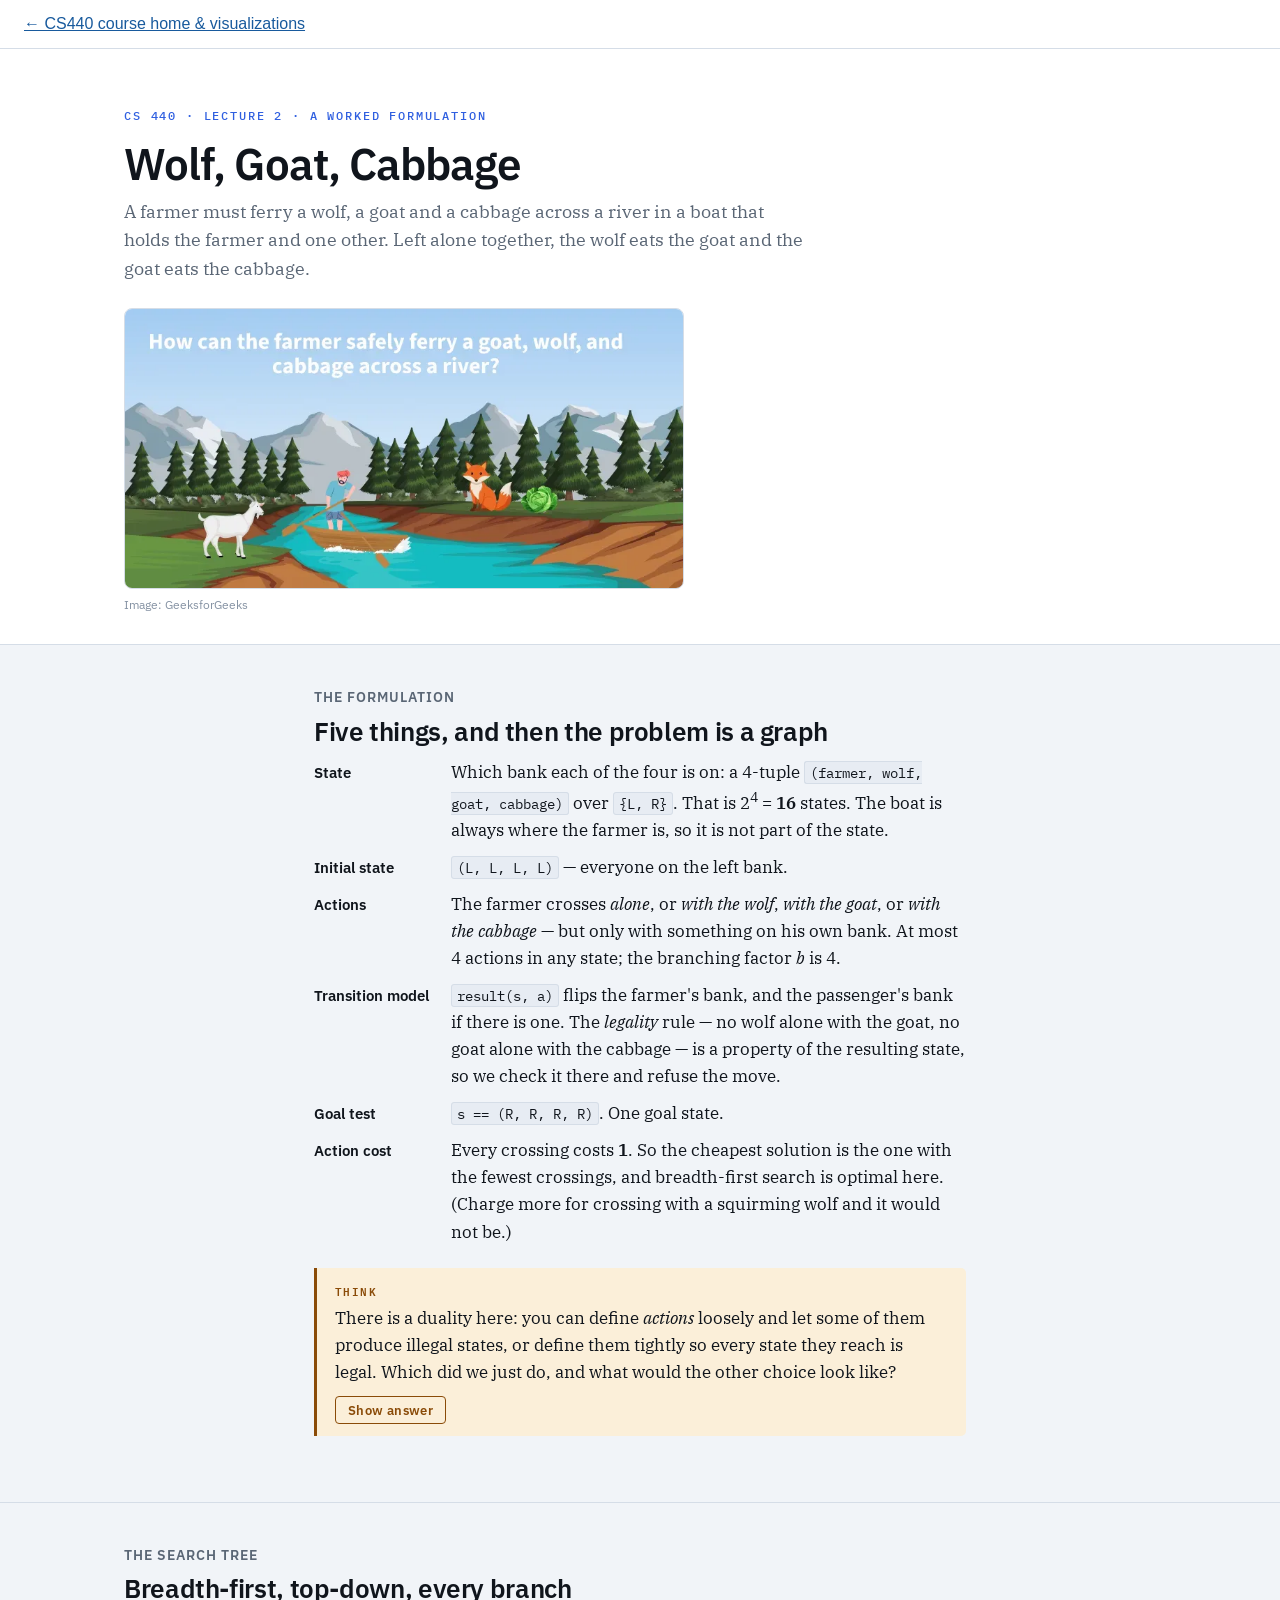
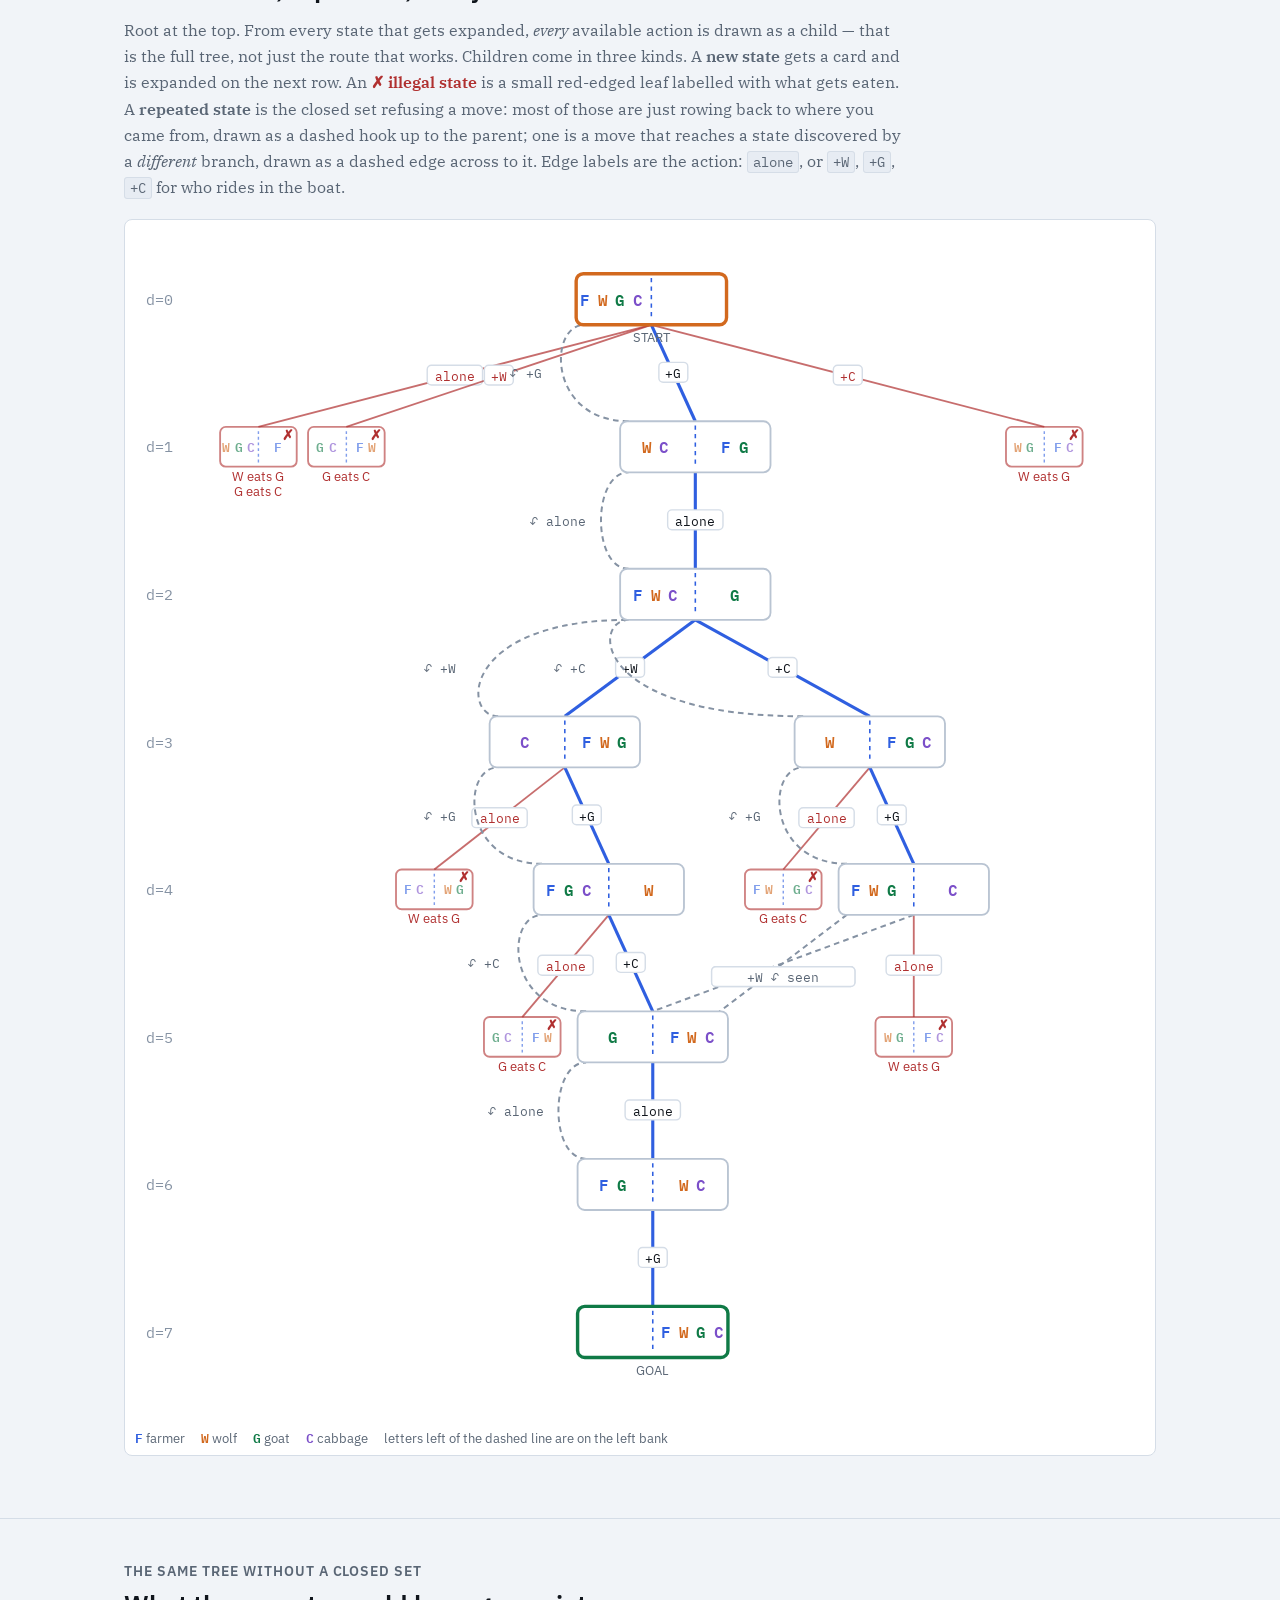
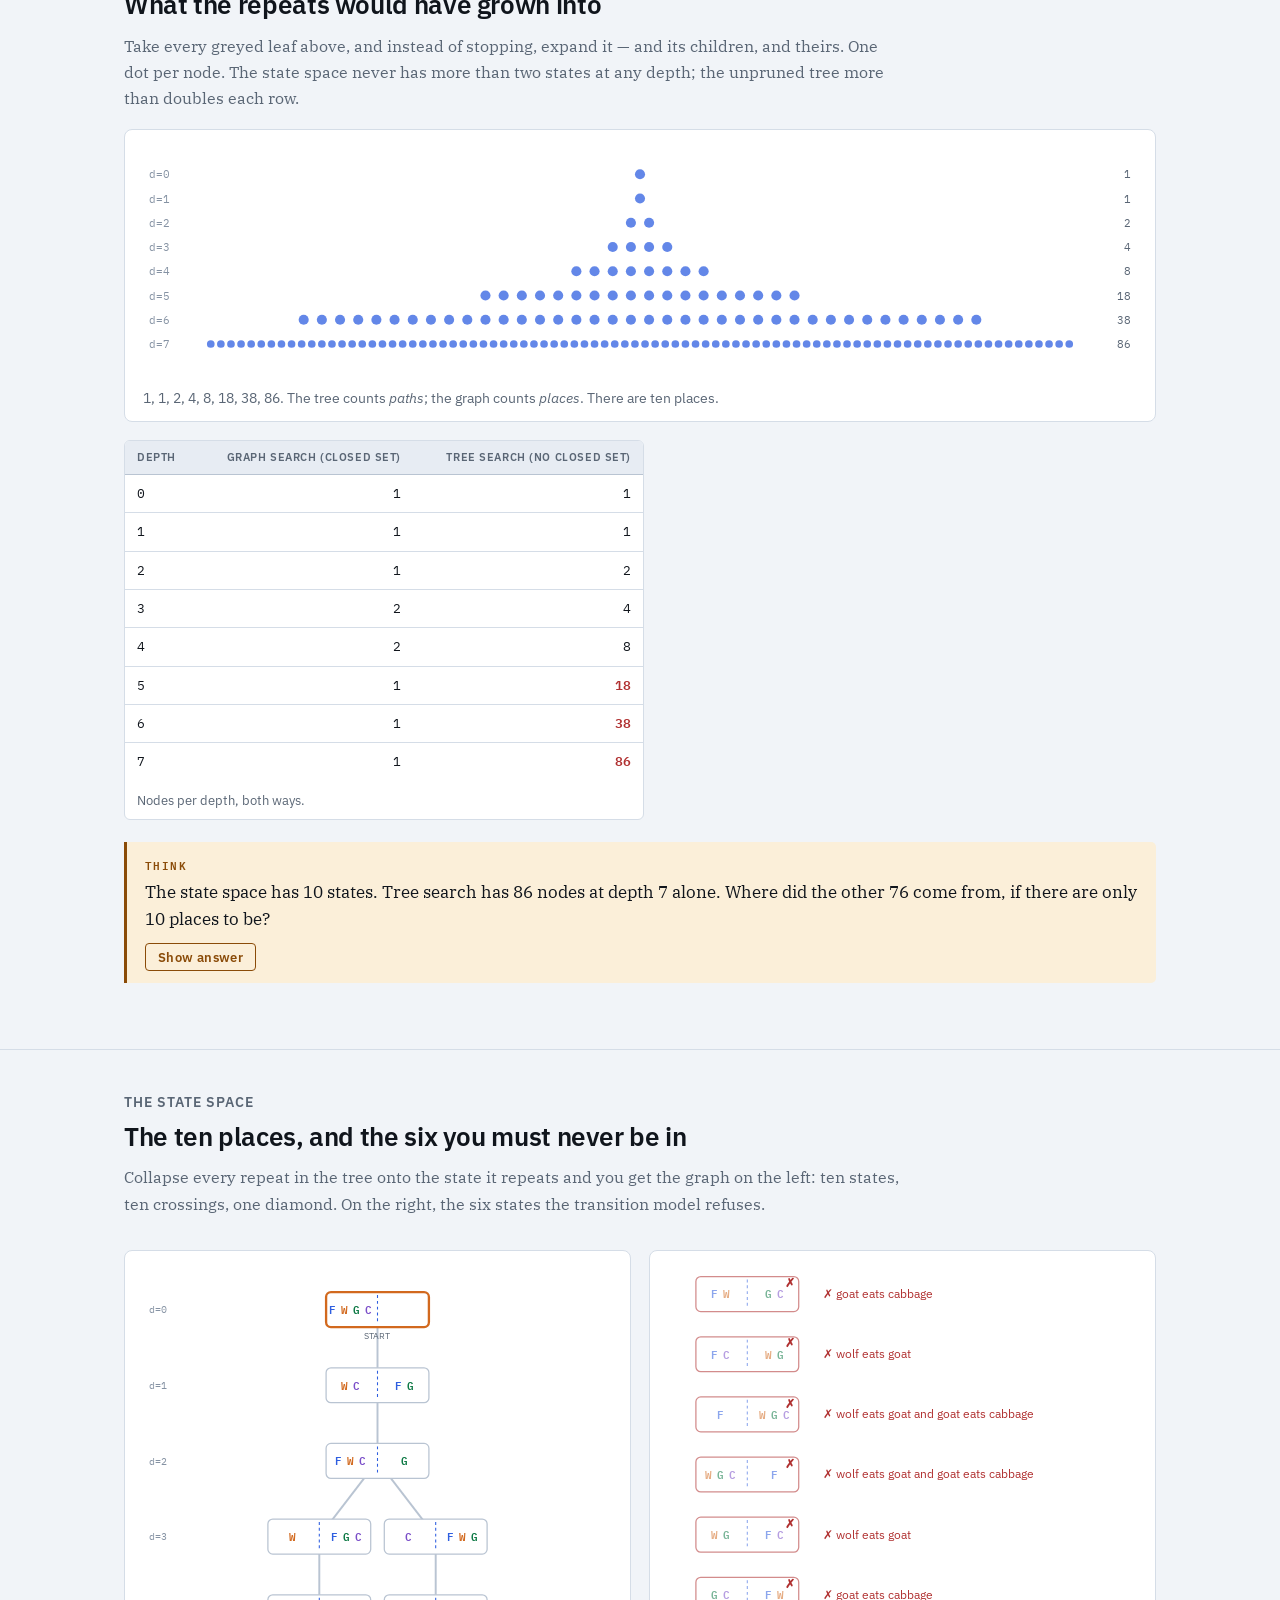
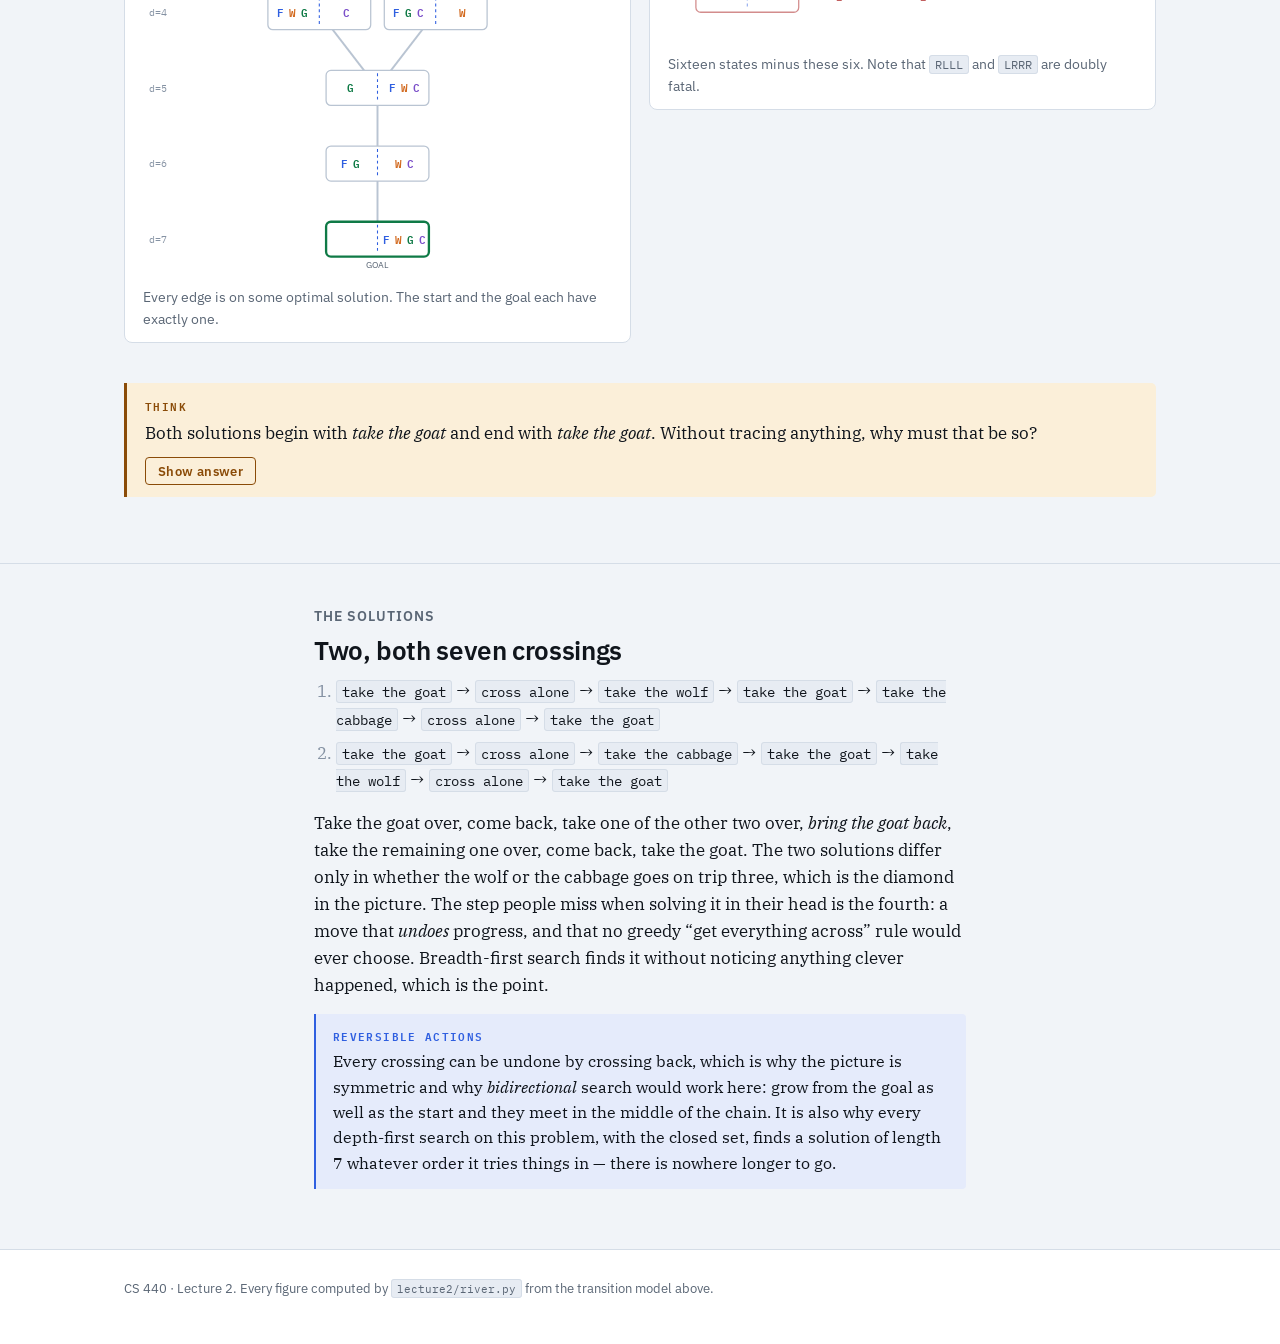
<file: lecture2/wolf-goat-cabbage.html>
<!doctype html>
<html lang="en">
<head>
<meta charset="utf-8">
<meta name="viewport" content="width=device-width,initial-scale=1">
<title>Wolf, Goat, Cabbage</title>
<style>:root{color-scheme:light dark}body{margin:0;padding:0;font:14px -apple-system,BlinkMacSystemFont,sans-serif;background:#faf9f5;color:#141413}img{max-width:100%}[hidden]:not([hidden=until-found]){display:none!important}</style>
</head>
<body>
<nav aria-label="Course navigation" style="padding:12px 24px;background:#fff;border-bottom:1px solid #d5dde7;font:16px/1.5 Arial,sans-serif"><a href="../index.html#demos" style="color:#185a9d;text-decoration:underline">← CS440 course home &amp; visualizations</a></nav>
<link rel="preconnect" href="https://fonts.googleapis.com">
<link rel="preconnect" href="https://fonts.gstatic.com" crossorigin>
<link rel="stylesheet" href="https://fonts.googleapis.com/css2?family=IBM+Plex+Mono:wght@400;500;600&family=IBM+Plex+Sans:wght@400;500;600;700&family=IBM+Plex+Serif:ital,wght@0,400;0,600;1,400&display=swap">

<style>
  :root{
    --ground:#F1F4F8; --surface:#FFFFFF; --sunk:#E7ECF3; --board:#E9EDF3;
    --ink:#10151C; --muted:#5A6675; --faint:#8592A3;
    --line:#D5DDE7; --line-strong:#B9C4D2;
    --accent:#2F5FE0; --accent-soft:#E5EBFB;
    --think:#8A4B08; --think-soft:#FBEFD9;
    --bfs:#2F5FE0; --dfs:#D2691E; --dls:#B03030; --iddfs:#7B4FC9;
    --ucs:#0F7A46; --bidir:#C2359B; --goalc:#0F7A46;
    --col:70ch;
  }
  @media (prefers-color-scheme: dark){
    :root:not([data-theme="light"]){
      --ground:#0D1219; --surface:#151C25; --sunk:#1B242F; --board:#0E141C;
      --ink:#E7ECF3; --muted:#98A5B5; --faint:#74828F;
      --line:#26313D; --line-strong:#36434F;
      --accent:#7FA2FF; --accent-soft:#1B2740;
      --think:#F0B65A; --think-soft:#33270F;
      --bfs:#7FA2FF; --dfs:#F0964E; --dls:#F07070; --iddfs:#B18CF0;
      --ucs:#43D18C; --bidir:#EE72C6; --goalc:#43D18C;
    }
  }
  :root[data-theme="dark"]{
    --ground:#0D1219; --surface:#151C25; --sunk:#1B242F; --board:#0E141C;
    --ink:#E7ECF3; --muted:#98A5B5; --faint:#74828F;
    --line:#26313D; --line-strong:#36434F;
    --accent:#7FA2FF; --accent-soft:#1B2740;
    --think:#F0B65A; --think-soft:#33270F;
    --bfs:#7FA2FF; --dfs:#F0964E; --dls:#F07070; --iddfs:#B18CF0;
    --ucs:#43D18C; --bidir:#EE72C6; --goalc:#43D18C;
  }
  *{box-sizing:border-box}
  body{background:var(--ground); color:var(--ink);
    font-family:"IBM Plex Serif",Georgia,serif; font-size:16.5px; line-height:1.64;
    -webkit-font-smoothing:antialiased}
  .wrap{max-width:var(--col); margin:0 auto; padding:0 24px}
  .bleed{max-width:1080px; margin:0 auto; padding:0 24px}
  h1,h2,h3,h4,.ui,button,th{font-family:"IBM Plex Sans",system-ui,sans-serif}
  h2,h3,h4{text-wrap:balance; line-height:1.25}
  code,.mono{font-family:"IBM Plex Mono",ui-monospace,monospace}
  code{background:var(--sunk); padding:1px 5px; border-radius:3px; font-size:.875em;
    border:1px solid var(--line)}
  a{color:var(--accent)}
  header.mast{background:var(--surface); border-bottom:1px solid var(--line);
    padding:52px 0 30px}
  .eyebrow{font-family:"IBM Plex Mono",monospace; font-size:11.5px; letter-spacing:.16em;
    text-transform:uppercase; color:var(--accent); font-weight:500}
  h1{font-size:clamp(30px,5vw,44px); font-weight:600; letter-spacing:-.021em;
    margin:12px 0 10px; line-height:1.08}
  .standfirst{font-size:17.5px; color:var(--muted); margin:0; max-width:62ch}
  .meta{display:flex; flex-wrap:wrap; gap:0 28px; margin-top:22px;
    font-family:"IBM Plex Mono",monospace; font-size:12.5px; color:var(--muted)}
  .meta b{color:var(--ink); font-weight:500}

  nav.parts{position:sticky; top:0; z-index:20;
    background:color-mix(in srgb, var(--surface) 92%, transparent);
    backdrop-filter:blur(8px); border-bottom:1px solid var(--line)}
  nav.parts ol{display:flex; gap:2px; list-style:none; margin:0 auto; padding:0 24px;
    overflow-x:auto; max-width:1080px}
  nav.parts a{display:block; padding:11px 12px; white-space:nowrap; font-size:13px;
    font-weight:500; color:var(--muted); text-decoration:none;
    border-bottom:2px solid transparent; font-family:"IBM Plex Sans",sans-serif}
  nav.parts a:hover{color:var(--accent); border-bottom-color:var(--line-strong)}
  nav.parts a .n{font-family:"IBM Plex Mono",monospace; color:var(--faint);
    margin-right:6px; font-size:11.5px}

  section{padding:44px 0}
  section+section{border-top:1px solid var(--line)}
  h2{font-size:14px; font-weight:600; letter-spacing:.07em; text-transform:uppercase;
    color:var(--muted); margin:0 0 8px}
  h3{font-size:26px; font-weight:600; letter-spacing:-.014em; margin:0 0 12px}
  h4{font-size:16.5px; font-weight:600; margin:26px 0 6px}
  p{margin:0 0 15px}
  .lede{color:var(--muted); font-size:16px}
  ul,ol{margin:0 0 16px; padding-left:22px} li{margin-bottom:7px}
  li::marker{color:var(--faint)}
  strong{font-weight:600}

  /* ---- think ---- */
  .think{border-left:3px solid var(--think); background:var(--think-soft);
    padding:14px 18px 12px; margin:22px 0; border-radius:0 5px 5px 0}
  .think .tag{font-family:"IBM Plex Mono",monospace; font-size:10.5px; font-weight:600;
    letter-spacing:.14em; text-transform:uppercase; color:var(--think);
    display:block; margin-bottom:6px}
  .think .q{font-size:16.5px; margin:0 0 10px; font-weight:400}
  .think .q strong{font-weight:600}
  .think .hint{font-size:13.5px; color:var(--muted); margin:0 0 10px; font-style:italic}
  .think button{border:1px solid var(--think); background:transparent; color:var(--think);
    border-radius:4px; padding:5px 12px; font-size:12.5px; font-weight:600;
    cursor:pointer; letter-spacing:.03em}
  .think button:hover{background:var(--think); color:#fff}
  .think .a{margin:12px 0 0; padding-top:12px; border-top:1px dashed var(--think);
    font-size:15.5px}
  .think .a p{margin:0 0 10px} .think .a p:last-child{margin:0}

  /* ---- stage viewer ---- */
  .stage{background:var(--surface); border:1px solid var(--line); border-radius:8px;
    padding:16px; margin:22px 0}
  .stage .top{display:flex; flex-wrap:wrap; gap:8px 14px; align-items:center;
    margin-bottom:12px}
  .stage .envname{font-family:"IBM Plex Mono",monospace; font-size:12px;
    color:var(--faint)}
  .stage .envname b{color:var(--ink); font-weight:500}
  .algobar{display:flex; flex-wrap:wrap; gap:6px; margin-left:auto}
  .algobar button{border:1px solid var(--line-strong); background:var(--surface);
    color:var(--muted); border-radius:5px; padding:5px 10px; cursor:pointer;
    font-size:12px; font-weight:500; font-family:"IBM Plex Mono",monospace}
  .algobar button[aria-pressed="true"]{color:#fff; border-color:transparent}
  .stage .body{display:grid; grid-template-columns:minmax(220px,auto) minmax(220px,1fr);
    gap:18px; align-items:start}
  @media (max-width:760px){.stage .body{grid-template-columns:1fr}}
  .boardwrap{background:var(--board); border:1px solid var(--line); border-radius:6px;
    padding:8px; display:inline-block; max-width:100%}
  svg.board{display:block; max-width:100%; height:auto}
  .transport{display:flex; gap:6px; align-items:center; margin-top:10px; flex-wrap:wrap}
  .transport button{border:1px solid var(--line-strong); background:var(--surface);
    color:var(--ink); border-radius:5px; height:30px; min-width:34px; cursor:pointer;
    font-size:13px}
  .transport button:hover{border-color:var(--accent); color:var(--accent)}
  .transport input[type=range]{flex:1; min-width:110px; accent-color:var(--accent)}
  .tick{font-family:"IBM Plex Mono",monospace; font-size:12.5px; color:var(--muted);
    min-width:88px; text-align:right; font-variant-numeric:tabular-nums}
  .stats{display:grid; grid-template-columns:repeat(2,1fr); gap:1px; background:var(--line);
    border:1px solid var(--line); border-radius:6px; overflow:hidden}
  .stats div{background:var(--surface); padding:9px 12px}
  .stats .n{font-family:"IBM Plex Mono",monospace; font-size:21px; font-weight:600;
    display:block; line-height:1.15; font-variant-numeric:tabular-nums}
  .stats .l{font-size:10.5px; color:var(--faint); display:block; margin-top:2px;
    letter-spacing:.04em; font-family:"IBM Plex Sans",sans-serif}
  .verdict{font-size:14px; color:var(--muted); margin:12px 0 0; line-height:1.5}
  .verdict b{color:var(--ink)}
  .stage .cap{font-size:13.5px; color:var(--muted); margin:12px 0 0;
    font-family:"IBM Plex Sans",sans-serif}
  .modebar{display:flex; gap:6px}
  .modebar button{border:1px solid var(--line-strong); background:var(--surface);
    color:var(--muted); border-radius:5px; padding:4px 9px; cursor:pointer;
    font-size:11.5px; font-weight:600; letter-spacing:.03em}
  .modebar button[aria-pressed="true"]{background:var(--accent); color:#fff;
    border-color:transparent}
  .legend{display:flex; flex-wrap:wrap; gap:6px 14px; margin-top:10px;
    font-family:"IBM Plex Sans",sans-serif; font-size:12px; color:var(--muted)}
  .legend span{display:flex; align-items:center; gap:6px}
  .sw{width:11px; height:11px; border-radius:2px; flex:none}

  /* ---- tables ---- */
  .tablewrap{overflow-x:auto; border:1px solid var(--line); border-radius:6px;
    background:var(--surface); margin:0 0 8px}
  table{border-collapse:collapse; width:100%; font-size:13px}
  th,td{padding:8px 12px; text-align:right; border-bottom:1px solid var(--line)}
  th:first-child,td:first-child{text-align:left}
  thead th{font-weight:600; font-size:10.5px; letter-spacing:.055em; text-transform:uppercase;
    color:var(--muted); background:var(--sunk); border-bottom:1px solid var(--line-strong)}
  tbody tr:last-child td{border-bottom:none}
  td.num{font-family:"IBM Plex Mono",monospace; font-variant-numeric:tabular-nums}
  td.alg{font-family:"IBM Plex Mono",monospace; font-weight:600}
  .win{color:var(--goalc); font-weight:600} .bad{color:var(--dls); font-weight:600}
  .yes{color:var(--goalc); font-weight:600} .no{color:var(--dls); font-weight:600}
  .partial{color:var(--dfs); font-weight:600}
  caption{caption-side:bottom; text-align:left; padding:9px 12px; font-size:12.5px;
    color:var(--muted); font-family:"IBM Plex Sans",sans-serif}

  .note{border-left:2px solid var(--accent); background:var(--accent-soft);
    padding:13px 17px; margin:0 0 16px; border-radius:0 4px 4px 0; font-size:15.5px}
  .note .tag{font-family:"IBM Plex Mono",monospace; font-size:10.5px; font-weight:600;
    letter-spacing:.13em; text-transform:uppercase; color:var(--accent);
    display:block; margin-bottom:5px}
  .note p:last-child{margin-bottom:0}

  .cards{display:grid; grid-template-columns:repeat(auto-fit,minmax(300px,1fr));
    gap:16px; margin:18px 0}
  .card{background:var(--surface); border:1px solid var(--line); border-radius:7px;
    padding:16px 17px; border-top:3px solid var(--accent)}
  .card h4{margin:0 0 3px; font-size:16.5px; display:flex; align-items:baseline; gap:9px}
  .card .tag{font-family:"IBM Plex Mono",monospace; font-size:10.5px; font-weight:600;
    letter-spacing:.1em; text-transform:uppercase}
  .card .one{font-size:14px; color:var(--muted); margin:0 0 10px}
  .card .use{font-size:14.5px; margin:0 0 9px}
  .card .why{font-size:13.5px; color:var(--muted); margin:0; padding-top:9px;
    border-top:1px solid var(--line)}
  .card .why b{color:var(--ink); font-weight:600}

  footer{border-top:1px solid var(--line); background:var(--surface); padding:28px 0 44px;
    font-size:13px; color:var(--muted); font-family:"IBM Plex Sans",sans-serif}
  :focus-visible{outline:2px solid var(--accent); outline-offset:2px; border-radius:3px}
  @media (prefers-reduced-motion:reduce){*{transition:none!important}}
</style>

<style>
  dl.def{display:grid; grid-template-columns:max-content 1fr; gap:10px 22px; margin:0 0 18px; align-items:baseline}
  dl.def dt{font-family:"IBM Plex Sans",sans-serif; font-weight:600; font-size:15px}
  dl.def dd{margin:0}
  .figure{background:var(--surface); border:1px solid var(--line); border-radius:8px; padding:14px 10px 6px; margin:18px 0}
  .figure svg{display:block}
  .figure .cap{font-family:"IBM Plex Sans",sans-serif; font-size:13.5px; color:var(--muted); margin:8px 8px 6px}
  .key{display:flex; gap:16px; flex-wrap:wrap; font-family:"IBM Plex Sans",sans-serif; font-size:12.5px; color:var(--muted); margin:6px 0 0}
  .key b{font-family:"IBM Plex Mono",monospace; font-weight:600}
</style>
<header class="mast"><div class="bleed">
  <span class="eyebrow">CS 440 &middot; Lecture 2 &middot; A worked formulation</span>
  <h1>Wolf, Goat, Cabbage</h1>
  <p class="standfirst">A farmer must ferry a wolf, a goat and a cabbage across a river in a boat that holds the farmer and one other. Left alone together, the wolf eats the goat and the goat eats the cabbage.</p>
  <figure style="margin:24px 0 0;max-width:560px">
    <img src="[data-uri]" alt="A farmer, a wolf, a goat and a cabbage on a riverbank beside a small boat" style="display:block;width:100%;border-radius:8px;border:1px solid var(--line)">
    <figcaption style="font-family:'IBM Plex Sans',sans-serif;font-size:12px;color:var(--faint);margin-top:6px">Image: GeeksforGeeks</figcaption>
  </figure>
</div></header>

<section><div class="wrap">
  <h2>The formulation</h2>
  <h3>Five things, and then the problem is a graph</h3>
  <dl class="def">
    <dt>State</dt><dd>Which bank each of the four is on: a 4-tuple <code>(farmer, wolf, goat, cabbage)</code> over <code>{L, R}</code>. That is 2<sup>4</sup> = <strong>16</strong> states. The boat is always where the farmer is, so it is not part of the state.</dd>
    <dt>Initial state</dt><dd><code>(L, L, L, L)</code> &mdash; everyone on the left bank.</dd>
    <dt>Actions</dt><dd>The farmer crosses <em>alone</em>, or <em>with the wolf</em>, <em>with the goat</em>, or <em>with the cabbage</em> &mdash; but only with something on his own bank. At most 4 actions in any state; the branching factor <em>b</em> is 4.</dd>
    <dt>Transition model</dt><dd><code>result(s, a)</code> flips the farmer's bank, and the passenger's bank if there is one. The <em>legality</em> rule &mdash; no wolf alone with the goat, no goat alone with the cabbage &mdash; is a property of the resulting state, so we check it there and refuse the move.</dd>
    <dt>Goal test</dt><dd><code>s == (R, R, R, R)</code>. One goal state.</dd>
    <dt>Action cost</dt><dd>Every crossing costs <strong>1</strong>. So the cheapest solution is the one with the fewest crossings, and breadth-first search is optimal here. (Charge more for crossing with a squirming wolf and it would not be.)</dd>
  </dl>
  <div class="think"><span class="tag">Think</span>
    <p class="q">There is a duality here: you can define <em>actions</em> loosely and let some of them produce illegal states, or define them tightly so every state they reach is legal. Which did we just do, and what would the other choice look like?</p>
    <button type="button">Show answer</button>
    <div class="a" hidden><p>Loosely. &ldquo;Take the goat&rdquo; is always an action when the goat is on your bank, and we <em>reject</em> the result if something gets eaten. The tight version would build the eating rule into the action set, so &ldquo;cross alone&rdquo; simply is not available when it would leave the wolf with the goat. Same graph, either way &mdash; but the loose version makes the illegal states visible, which is useful when you are learning, and the tight version never generates a child it has to throw away, which is useful when you are counting.</p></div>
  </div>
</div></section>

<section><div class="bleed">
  <h2>The search tree</h2>
  <h3>Breadth-first, top-down, every branch</h3>
  <p class="lede" style="max-width:78ch">Root at the top. From every state that gets expanded, <em>every</em> available action is drawn as a child &mdash; that is the full tree, not just the route that works. Children come in three kinds. A <strong>new state</strong> gets a card and is expanded on the next row. An <span style="color:var(--dls);font-weight:600">&#10007; illegal state</span> is a small red-edged leaf labelled with what gets eaten. A <span style="color:var(--muted);font-weight:600">repeated state</span> is the closed set refusing a move: most of those are just rowing back to where you came from, drawn as a dashed hook up to the parent; one is a move that reaches a state discovered by a <em>different</em> branch, drawn as a dashed edge across to it. Edge labels are the action: <code>alone</code>, or <code>+W</code>, <code>+G</code>, <code>+C</code> for who rides in the boat.</p>
  <div class="figure"><svg viewBox="0 0 712 838" width="100%" role="img" aria-label="The full breadth-first expansion tree, root at the top: every action from every expanded state. Illegal results are compact red-marked leaves; a move that merely rows back to the parent is a hook arrow; a move that reaches a state discovered elsewhere is a dashed edge to it; the goal is at depth 7."><text x="8" y="50" font-family="IBM Plex Mono, monospace" font-size="10.5" fill="var(--faint)">d=0</text><text x="8" y="154" font-family="IBM Plex Mono, monospace" font-size="10.5" fill="var(--faint)">d=1</text><text x="8" y="258" font-family="IBM Plex Mono, monospace" font-size="10.5" fill="var(--faint)">d=2</text><text x="8" y="362" font-family="IBM Plex Mono, monospace" font-size="10.5" fill="var(--faint)">d=3</text><text x="8" y="466" font-family="IBM Plex Mono, monospace" font-size="10.5" fill="var(--faint)">d=4</text><text x="8" y="570" font-family="IBM Plex Mono, monospace" font-size="10.5" fill="var(--faint)">d=5</text><text x="8" y="674" font-family="IBM Plex Mono, monospace" font-size="10.5" fill="var(--faint)">d=6</text><text x="8" y="778" font-family="IBM Plex Mono, monospace" font-size="10.5" fill="var(--faint)">d=7</text><line x1="364.0" y1="64.0" x2="87.0" y2="136" stroke="var(--dls)" stroke-width="1.3" opacity=".7"/><rect x="206.0" y="92.5" width="39.0" height="14" rx="3" fill="var(--surface)" stroke="var(--line)"/><text x="225.5" y="103.5" text-anchor="middle" font-family="IBM Plex Mono, monospace" font-size="9.5" fill="var(--dls)">alone</text><line x1="364.0" y1="64.0" x2="149.0" y2="136" stroke="var(--dls)" stroke-width="1.3" opacity=".7"/><rect x="246.3" y="92.5" width="20.4" height="14" rx="3" fill="var(--surface)" stroke="var(--line)"/><text x="256.5" y="103.5" text-anchor="middle" font-family="IBM Plex Mono, monospace" font-size="9.5" fill="var(--dls)">+W</text><line x1="364.0" y1="64.0" x2="395.0" y2="132.0" stroke="var(--bfs)" stroke-width="2.2"/><rect x="369.3" y="90.5" width="20.4" height="14" rx="3" fill="var(--surface)" stroke="var(--line)"/><text x="379.5" y="101.5" text-anchor="middle" font-family="IBM Plex Mono, monospace" font-size="9.5" fill="var(--ink)">+G</text><line x1="364.0" y1="64.0" x2="641.0" y2="136" stroke="var(--dls)" stroke-width="1.3" opacity=".7"/><rect x="492.3" y="92.5" width="20.4" height="14" rx="3" fill="var(--surface)" stroke="var(--line)"/><text x="502.5" y="103.5" text-anchor="middle" font-family="IBM Plex Mono, monospace" font-size="9.5" fill="var(--dls)">+C</text><line x1="395.0" y1="168.0" x2="395.0" y2="236.0" stroke="var(--bfs)" stroke-width="2.2"/><rect x="375.5" y="194.5" width="39.0" height="14" rx="3" fill="var(--surface)" stroke="var(--line)"/><text x="395.0" y="205.5" text-anchor="middle" font-family="IBM Plex Mono, monospace" font-size="9.5" fill="var(--ink)">alone</text><line x1="395.0" y1="272.0" x2="303.0" y2="340.0" stroke="var(--bfs)" stroke-width="2.2"/><rect x="338.8" y="298.5" width="20.4" height="14" rx="3" fill="var(--surface)" stroke="var(--line)"/><text x="349.0" y="309.5" text-anchor="middle" font-family="IBM Plex Mono, monospace" font-size="9.5" fill="var(--ink)">+W</text><line x1="395.0" y1="272.0" x2="518.0" y2="340.0" stroke="var(--bfs)" stroke-width="2.2"/><rect x="446.3" y="298.5" width="20.4" height="14" rx="3" fill="var(--surface)" stroke="var(--line)"/><text x="456.5" y="309.5" text-anchor="middle" font-family="IBM Plex Mono, monospace" font-size="9.5" fill="var(--ink)">+C</text><line x1="303.0" y1="376.0" x2="211.0" y2="448" stroke="var(--dls)" stroke-width="1.3" opacity=".7"/><rect x="237.5" y="404.5" width="39.0" height="14" rx="3" fill="var(--surface)" stroke="var(--line)"/><text x="257.0" y="415.5" text-anchor="middle" font-family="IBM Plex Mono, monospace" font-size="9.5" fill="var(--dls)">alone</text><line x1="303.0" y1="376.0" x2="334.0" y2="444.0" stroke="var(--bfs)" stroke-width="2.2"/><rect x="308.3" y="402.5" width="20.4" height="14" rx="3" fill="var(--surface)" stroke="var(--line)"/><text x="318.5" y="413.5" text-anchor="middle" font-family="IBM Plex Mono, monospace" font-size="9.5" fill="var(--ink)">+G</text><line x1="334.0" y1="480.0" x2="273.0" y2="552" stroke="var(--dls)" stroke-width="1.3" opacity=".7"/><rect x="284.0" y="508.5" width="39.0" height="14" rx="3" fill="var(--surface)" stroke="var(--line)"/><text x="303.5" y="519.5" text-anchor="middle" font-family="IBM Plex Mono, monospace" font-size="9.5" fill="var(--dls)">alone</text><line x1="334.0" y1="480.0" x2="365.0" y2="548.0" stroke="var(--bfs)" stroke-width="2.2"/><rect x="339.3" y="506.5" width="20.4" height="14" rx="3" fill="var(--surface)" stroke="var(--line)"/><text x="349.5" y="517.5" text-anchor="middle" font-family="IBM Plex Mono, monospace" font-size="9.5" fill="var(--ink)">+C</text><line x1="365.0" y1="584.0" x2="365.0" y2="652.0" stroke="var(--bfs)" stroke-width="2.2"/><rect x="345.5" y="610.5" width="39.0" height="14" rx="3" fill="var(--surface)" stroke="var(--line)"/><text x="365.0" y="621.5" text-anchor="middle" font-family="IBM Plex Mono, monospace" font-size="9.5" fill="var(--ink)">alone</text><line x1="365.0" y1="688.0" x2="365.0" y2="756.0" stroke="var(--bfs)" stroke-width="2.2"/><rect x="354.8" y="714.5" width="20.4" height="14" rx="3" fill="var(--surface)" stroke="var(--line)"/><text x="365.0" y="725.5" text-anchor="middle" font-family="IBM Plex Mono, monospace" font-size="9.5" fill="var(--ink)">+G</text><line x1="518.0" y1="376.0" x2="457.0" y2="448" stroke="var(--dls)" stroke-width="1.3" opacity=".7"/><rect x="468.0" y="404.5" width="39.0" height="14" rx="3" fill="var(--surface)" stroke="var(--line)"/><text x="487.5" y="415.5" text-anchor="middle" font-family="IBM Plex Mono, monospace" font-size="9.5" fill="var(--dls)">alone</text><line x1="518.0" y1="376.0" x2="549.0" y2="444.0" stroke="var(--bfs)" stroke-width="2.2"/><rect x="523.3" y="402.5" width="20.4" height="14" rx="3" fill="var(--surface)" stroke="var(--line)"/><text x="533.5" y="413.5" text-anchor="middle" font-family="IBM Plex Mono, monospace" font-size="9.5" fill="var(--ink)">+G</text><line x1="549.0" y1="480.0" x2="549.0" y2="552" stroke="var(--dls)" stroke-width="1.3" opacity=".7"/><rect x="529.5" y="508.5" width="39.0" height="14" rx="3" fill="var(--surface)" stroke="var(--line)"/><text x="549.0" y="519.5" text-anchor="middle" font-family="IBM Plex Mono, monospace" font-size="9.5" fill="var(--dls)">alone</text><path d="M348.0,132.0 C291.0,132.0 291.0,64.0 317.0,64.0" fill="none" stroke="var(--faint)" stroke-width="1.4" stroke-dasharray="4 3"/><text x="287.0" y="101.5" text-anchor="end" font-family="IBM Plex Mono, monospace" font-size="9" fill="var(--muted)">&#8630; +G</text><path d="M348.0,236.0 C322.0,236.0 322.0,168.0 348.0,168.0" fill="none" stroke="var(--faint)" stroke-width="1.4" stroke-dasharray="4 3"/><text x="318.0" y="205.5" text-anchor="end" font-family="IBM Plex Mono, monospace" font-size="9" fill="var(--muted)">&#8630; alone</text><path d="M256.0,340.0 C230.0,340.0 230.0,272.0 348.0,272.0" fill="none" stroke="var(--faint)" stroke-width="1.4" stroke-dasharray="4 3"/><text x="226.0" y="309.5" text-anchor="end" font-family="IBM Plex Mono, monospace" font-size="9" fill="var(--muted)">&#8630; +W</text><path d="M287.0,444.0 C230.0,444.0 230.0,376.0 256.0,376.0" fill="none" stroke="var(--faint)" stroke-width="1.4" stroke-dasharray="4 3"/><text x="226.0" y="413.5" text-anchor="end" font-family="IBM Plex Mono, monospace" font-size="9" fill="var(--muted)">&#8630; +G</text><line x1="365.0" y1="584.0" x2="549.0" y2="444.0" stroke="var(--faint)" stroke-width="1.4" stroke-dasharray="4 3"/><rect x="406.5" y="516.5" width="101.0" height="14" rx="3" fill="var(--surface)" stroke="var(--line)"/><text x="457.0" y="527.5" text-anchor="middle" font-family="IBM Plex Mono, monospace" font-size="9.5" fill="var(--muted)">+W &#8630; seen</text><path d="M318.0,548.0 C261.0,548.0 261.0,480.0 287.0,480.0" fill="none" stroke="var(--faint)" stroke-width="1.4" stroke-dasharray="4 3"/><text x="257.0" y="517.5" text-anchor="end" font-family="IBM Plex Mono, monospace" font-size="9" fill="var(--muted)">&#8630; +C</text><path d="M318.0,652.0 C292.0,652.0 292.0,584.0 318.0,584.0" fill="none" stroke="var(--faint)" stroke-width="1.4" stroke-dasharray="4 3"/><text x="288.0" y="621.5" text-anchor="end" font-family="IBM Plex Mono, monospace" font-size="9" fill="var(--muted)">&#8630; alone</text><path d="M471.0,340.0 C322.0,340.0 322.0,272.0 348.0,272.0" fill="none" stroke="var(--faint)" stroke-width="1.4" stroke-dasharray="4 3"/><text x="318.0" y="309.5" text-anchor="end" font-family="IBM Plex Mono, monospace" font-size="9" fill="var(--muted)">&#8630; +C</text><line x1="549.0" y1="480.0" x2="365.0" y2="548.0" stroke="var(--faint)" stroke-width="1.4" stroke-dasharray="4 3"/><rect x="406.5" y="516.5" width="101.0" height="14" rx="3" fill="var(--surface)" stroke="var(--line)"/><text x="457.0" y="527.5" text-anchor="middle" font-family="IBM Plex Mono, monospace" font-size="9.5" fill="var(--muted)">+W &#8630; seen</text><path d="M502.0,444.0 C445.0,444.0 445.0,376.0 471.0,376.0" fill="none" stroke="var(--faint)" stroke-width="1.4" stroke-dasharray="4 3"/><text x="441.0" y="413.5" text-anchor="end" font-family="IBM Plex Mono, monospace" font-size="9" fill="var(--muted)">&#8630; +G</text><g opacity="1"><rect x="311.0" y="28.0" width="106" height="36" rx="5" fill="var(--surface)" stroke="var(--dfs)" stroke-width="2.4"/><line x1="364.0" y1="31.0" x2="364.0" y2="61.0" stroke="var(--accent)" stroke-width="1.1" stroke-dasharray="3 3"/><text x="317.25" y="50.5" text-anchor="middle" font-family="IBM Plex Mono, monospace" font-size="11.5" font-weight="600" fill="var(--bfs)">F</text><text x="329.75" y="50.5" text-anchor="middle" font-family="IBM Plex Mono, monospace" font-size="11.5" font-weight="600" fill="var(--dfs)">W</text><text x="342.25" y="50.5" text-anchor="middle" font-family="IBM Plex Mono, monospace" font-size="11.5" font-weight="600" fill="var(--ucs)">G</text><text x="354.75" y="50.5" text-anchor="middle" font-family="IBM Plex Mono, monospace" font-size="11.5" font-weight="600" fill="var(--iddfs)">C</text></g><text x="364.0" y="76.0" text-anchor="middle" font-family="IBM Plex Sans, sans-serif" font-size="9.5" fill="var(--muted)">START</text><g opacity=".6"><rect x="60.0" y="136.0" width="54" height="28" rx="4" fill="var(--surface)" stroke="var(--dls)" stroke-width="1.3"/><line x1="87.0" y1="139.0" x2="87.0" y2="161.0" stroke="var(--accent)" stroke-width="1" stroke-dasharray="2 2"/><text x="64.5" y="153.5" text-anchor="middle" font-family="IBM Plex Mono, monospace" font-size="9" font-weight="600" fill="var(--dfs)">W</text><text x="73.0" y="153.5" text-anchor="middle" font-family="IBM Plex Mono, monospace" font-size="9" font-weight="600" fill="var(--ucs)">G</text><text x="81.5" y="153.5" text-anchor="middle" font-family="IBM Plex Mono, monospace" font-size="9" font-weight="600" fill="var(--iddfs)">C</text><text x="101.0" y="153.5" text-anchor="middle" font-family="IBM Plex Mono, monospace" font-size="9" font-weight="600" fill="var(--bfs)">F</text></g><text x="112.0" y="145.0" text-anchor="end" font-family="IBM Plex Sans, sans-serif" font-size="10" font-weight="700" fill="var(--dls)">&#10007;</text><text x="87.0" y="174.0" text-anchor="middle" font-family="IBM Plex Sans, sans-serif" font-size="9" fill="var(--dls)">W eats G</text><text x="87.0" y="184.5" text-anchor="middle" font-family="IBM Plex Sans, sans-serif" font-size="9" fill="var(--dls)">G eats C</text><g opacity=".6"><rect x="122.0" y="136.0" width="54" height="28" rx="4" fill="var(--surface)" stroke="var(--dls)" stroke-width="1.3"/><line x1="149.0" y1="139.0" x2="149.0" y2="161.0" stroke="var(--accent)" stroke-width="1" stroke-dasharray="2 2"/><text x="130.75" y="153.5" text-anchor="middle" font-family="IBM Plex Mono, monospace" font-size="9" font-weight="600" fill="var(--ucs)">G</text><text x="139.25" y="153.5" text-anchor="middle" font-family="IBM Plex Mono, monospace" font-size="9" font-weight="600" fill="var(--iddfs)">C</text><text x="158.75" y="153.5" text-anchor="middle" font-family="IBM Plex Mono, monospace" font-size="9" font-weight="600" fill="var(--bfs)">F</text><text x="167.25" y="153.5" text-anchor="middle" font-family="IBM Plex Mono, monospace" font-size="9" font-weight="600" fill="var(--dfs)">W</text></g><text x="174.0" y="145.0" text-anchor="end" font-family="IBM Plex Sans, sans-serif" font-size="10" font-weight="700" fill="var(--dls)">&#10007;</text><text x="149.0" y="174.0" text-anchor="middle" font-family="IBM Plex Sans, sans-serif" font-size="9" fill="var(--dls)">G eats C</text><g opacity="1"><rect x="342.0" y="132.0" width="106" height="36" rx="5" fill="var(--surface)" stroke="var(--line-strong)" stroke-width="1.3"/><line x1="395.0" y1="135.0" x2="395.0" y2="165.0" stroke="var(--accent)" stroke-width="1.1" stroke-dasharray="3 3"/><text x="360.75" y="154.5" text-anchor="middle" font-family="IBM Plex Mono, monospace" font-size="11.5" font-weight="600" fill="var(--dfs)">W</text><text x="373.25" y="154.5" text-anchor="middle" font-family="IBM Plex Mono, monospace" font-size="11.5" font-weight="600" fill="var(--iddfs)">C</text><text x="416.75" y="154.5" text-anchor="middle" font-family="IBM Plex Mono, monospace" font-size="11.5" font-weight="600" fill="var(--bfs)">F</text><text x="429.25" y="154.5" text-anchor="middle" font-family="IBM Plex Mono, monospace" font-size="11.5" font-weight="600" fill="var(--ucs)">G</text></g><g opacity="1"><rect x="342.0" y="236.0" width="106" height="36" rx="5" fill="var(--surface)" stroke="var(--line-strong)" stroke-width="1.3"/><line x1="395.0" y1="239.0" x2="395.0" y2="269.0" stroke="var(--accent)" stroke-width="1.1" stroke-dasharray="3 3"/><text x="354.5" y="258.5" text-anchor="middle" font-family="IBM Plex Mono, monospace" font-size="11.5" font-weight="600" fill="var(--bfs)">F</text><text x="367.0" y="258.5" text-anchor="middle" font-family="IBM Plex Mono, monospace" font-size="11.5" font-weight="600" fill="var(--dfs)">W</text><text x="379.5" y="258.5" text-anchor="middle" font-family="IBM Plex Mono, monospace" font-size="11.5" font-weight="600" fill="var(--iddfs)">C</text><text x="423.0" y="258.5" text-anchor="middle" font-family="IBM Plex Mono, monospace" font-size="11.5" font-weight="600" fill="var(--ucs)">G</text></g><g opacity="1"><rect x="250.0" y="340.0" width="106" height="36" rx="5" fill="var(--surface)" stroke="var(--line-strong)" stroke-width="1.3"/><line x1="303.0" y1="343.0" x2="303.0" y2="373.0" stroke="var(--accent)" stroke-width="1.1" stroke-dasharray="3 3"/><text x="275.0" y="362.5" text-anchor="middle" font-family="IBM Plex Mono, monospace" font-size="11.5" font-weight="600" fill="var(--iddfs)">C</text><text x="318.5" y="362.5" text-anchor="middle" font-family="IBM Plex Mono, monospace" font-size="11.5" font-weight="600" fill="var(--bfs)">F</text><text x="331.0" y="362.5" text-anchor="middle" font-family="IBM Plex Mono, monospace" font-size="11.5" font-weight="600" fill="var(--dfs)">W</text><text x="343.5" y="362.5" text-anchor="middle" font-family="IBM Plex Mono, monospace" font-size="11.5" font-weight="600" fill="var(--ucs)">G</text></g><g opacity=".6"><rect x="184.0" y="448.0" width="54" height="28" rx="4" fill="var(--surface)" stroke="var(--dls)" stroke-width="1.3"/><line x1="211.0" y1="451.0" x2="211.0" y2="473.0" stroke="var(--accent)" stroke-width="1" stroke-dasharray="2 2"/><text x="192.75" y="465.5" text-anchor="middle" font-family="IBM Plex Mono, monospace" font-size="9" font-weight="600" fill="var(--bfs)">F</text><text x="201.25" y="465.5" text-anchor="middle" font-family="IBM Plex Mono, monospace" font-size="9" font-weight="600" fill="var(--iddfs)">C</text><text x="220.75" y="465.5" text-anchor="middle" font-family="IBM Plex Mono, monospace" font-size="9" font-weight="600" fill="var(--dfs)">W</text><text x="229.25" y="465.5" text-anchor="middle" font-family="IBM Plex Mono, monospace" font-size="9" font-weight="600" fill="var(--ucs)">G</text></g><text x="236.0" y="457.0" text-anchor="end" font-family="IBM Plex Sans, sans-serif" font-size="10" font-weight="700" fill="var(--dls)">&#10007;</text><text x="211.0" y="486.0" text-anchor="middle" font-family="IBM Plex Sans, sans-serif" font-size="9" fill="var(--dls)">W eats G</text><g opacity="1"><rect x="281.0" y="444.0" width="106" height="36" rx="5" fill="var(--surface)" stroke="var(--line-strong)" stroke-width="1.3"/><line x1="334.0" y1="447.0" x2="334.0" y2="477.0" stroke="var(--accent)" stroke-width="1.1" stroke-dasharray="3 3"/><text x="293.5" y="466.5" text-anchor="middle" font-family="IBM Plex Mono, monospace" font-size="11.5" font-weight="600" fill="var(--bfs)">F</text><text x="306.0" y="466.5" text-anchor="middle" font-family="IBM Plex Mono, monospace" font-size="11.5" font-weight="600" fill="var(--ucs)">G</text><text x="318.5" y="466.5" text-anchor="middle" font-family="IBM Plex Mono, monospace" font-size="11.5" font-weight="600" fill="var(--iddfs)">C</text><text x="362.0" y="466.5" text-anchor="middle" font-family="IBM Plex Mono, monospace" font-size="11.5" font-weight="600" fill="var(--dfs)">W</text></g><g opacity=".6"><rect x="246.0" y="552.0" width="54" height="28" rx="4" fill="var(--surface)" stroke="var(--dls)" stroke-width="1.3"/><line x1="273.0" y1="555.0" x2="273.0" y2="577.0" stroke="var(--accent)" stroke-width="1" stroke-dasharray="2 2"/><text x="254.75" y="569.5" text-anchor="middle" font-family="IBM Plex Mono, monospace" font-size="9" font-weight="600" fill="var(--ucs)">G</text><text x="263.25" y="569.5" text-anchor="middle" font-family="IBM Plex Mono, monospace" font-size="9" font-weight="600" fill="var(--iddfs)">C</text><text x="282.75" y="569.5" text-anchor="middle" font-family="IBM Plex Mono, monospace" font-size="9" font-weight="600" fill="var(--bfs)">F</text><text x="291.25" y="569.5" text-anchor="middle" font-family="IBM Plex Mono, monospace" font-size="9" font-weight="600" fill="var(--dfs)">W</text></g><text x="298.0" y="561.0" text-anchor="end" font-family="IBM Plex Sans, sans-serif" font-size="10" font-weight="700" fill="var(--dls)">&#10007;</text><text x="273.0" y="590.0" text-anchor="middle" font-family="IBM Plex Sans, sans-serif" font-size="9" fill="var(--dls)">G eats C</text><g opacity="1"><rect x="312.0" y="548.0" width="106" height="36" rx="5" fill="var(--surface)" stroke="var(--line-strong)" stroke-width="1.3"/><line x1="365.0" y1="551.0" x2="365.0" y2="581.0" stroke="var(--accent)" stroke-width="1.1" stroke-dasharray="3 3"/><text x="337.0" y="570.5" text-anchor="middle" font-family="IBM Plex Mono, monospace" font-size="11.5" font-weight="600" fill="var(--ucs)">G</text><text x="380.5" y="570.5" text-anchor="middle" font-family="IBM Plex Mono, monospace" font-size="11.5" font-weight="600" fill="var(--bfs)">F</text><text x="393.0" y="570.5" text-anchor="middle" font-family="IBM Plex Mono, monospace" font-size="11.5" font-weight="600" fill="var(--dfs)">W</text><text x="405.5" y="570.5" text-anchor="middle" font-family="IBM Plex Mono, monospace" font-size="11.5" font-weight="600" fill="var(--iddfs)">C</text></g><g opacity="1"><rect x="312.0" y="652.0" width="106" height="36" rx="5" fill="var(--surface)" stroke="var(--line-strong)" stroke-width="1.3"/><line x1="365.0" y1="655.0" x2="365.0" y2="685.0" stroke="var(--accent)" stroke-width="1.1" stroke-dasharray="3 3"/><text x="330.75" y="674.5" text-anchor="middle" font-family="IBM Plex Mono, monospace" font-size="11.5" font-weight="600" fill="var(--bfs)">F</text><text x="343.25" y="674.5" text-anchor="middle" font-family="IBM Plex Mono, monospace" font-size="11.5" font-weight="600" fill="var(--ucs)">G</text><text x="386.75" y="674.5" text-anchor="middle" font-family="IBM Plex Mono, monospace" font-size="11.5" font-weight="600" fill="var(--dfs)">W</text><text x="399.25" y="674.5" text-anchor="middle" font-family="IBM Plex Mono, monospace" font-size="11.5" font-weight="600" fill="var(--iddfs)">C</text></g><g opacity="1"><rect x="312.0" y="756.0" width="106" height="36" rx="5" fill="var(--surface)" stroke="var(--ucs)" stroke-width="2.4"/><line x1="365.0" y1="759.0" x2="365.0" y2="789.0" stroke="var(--accent)" stroke-width="1.1" stroke-dasharray="3 3"/><text x="374.25" y="778.5" text-anchor="middle" font-family="IBM Plex Mono, monospace" font-size="11.5" font-weight="600" fill="var(--bfs)">F</text><text x="386.75" y="778.5" text-anchor="middle" font-family="IBM Plex Mono, monospace" font-size="11.5" font-weight="600" fill="var(--dfs)">W</text><text x="399.25" y="778.5" text-anchor="middle" font-family="IBM Plex Mono, monospace" font-size="11.5" font-weight="600" fill="var(--ucs)">G</text><text x="411.75" y="778.5" text-anchor="middle" font-family="IBM Plex Mono, monospace" font-size="11.5" font-weight="600" fill="var(--iddfs)">C</text></g><text x="365.0" y="804.0" text-anchor="middle" font-family="IBM Plex Sans, sans-serif" font-size="9.5" fill="var(--muted)">GOAL</text><g opacity="1"><rect x="465.0" y="340.0" width="106" height="36" rx="5" fill="var(--surface)" stroke="var(--line-strong)" stroke-width="1.3"/><line x1="518.0" y1="343.0" x2="518.0" y2="373.0" stroke="var(--accent)" stroke-width="1.1" stroke-dasharray="3 3"/><text x="490.0" y="362.5" text-anchor="middle" font-family="IBM Plex Mono, monospace" font-size="11.5" font-weight="600" fill="var(--dfs)">W</text><text x="533.5" y="362.5" text-anchor="middle" font-family="IBM Plex Mono, monospace" font-size="11.5" font-weight="600" fill="var(--bfs)">F</text><text x="546.0" y="362.5" text-anchor="middle" font-family="IBM Plex Mono, monospace" font-size="11.5" font-weight="600" fill="var(--ucs)">G</text><text x="558.5" y="362.5" text-anchor="middle" font-family="IBM Plex Mono, monospace" font-size="11.5" font-weight="600" fill="var(--iddfs)">C</text></g><g opacity=".6"><rect x="430.0" y="448.0" width="54" height="28" rx="4" fill="var(--surface)" stroke="var(--dls)" stroke-width="1.3"/><line x1="457.0" y1="451.0" x2="457.0" y2="473.0" stroke="var(--accent)" stroke-width="1" stroke-dasharray="2 2"/><text x="438.75" y="465.5" text-anchor="middle" font-family="IBM Plex Mono, monospace" font-size="9" font-weight="600" fill="var(--bfs)">F</text><text x="447.25" y="465.5" text-anchor="middle" font-family="IBM Plex Mono, monospace" font-size="9" font-weight="600" fill="var(--dfs)">W</text><text x="466.75" y="465.5" text-anchor="middle" font-family="IBM Plex Mono, monospace" font-size="9" font-weight="600" fill="var(--ucs)">G</text><text x="475.25" y="465.5" text-anchor="middle" font-family="IBM Plex Mono, monospace" font-size="9" font-weight="600" fill="var(--iddfs)">C</text></g><text x="482.0" y="457.0" text-anchor="end" font-family="IBM Plex Sans, sans-serif" font-size="10" font-weight="700" fill="var(--dls)">&#10007;</text><text x="457.0" y="486.0" text-anchor="middle" font-family="IBM Plex Sans, sans-serif" font-size="9" fill="var(--dls)">G eats C</text><g opacity="1"><rect x="496.0" y="444.0" width="106" height="36" rx="5" fill="var(--surface)" stroke="var(--line-strong)" stroke-width="1.3"/><line x1="549.0" y1="447.0" x2="549.0" y2="477.0" stroke="var(--accent)" stroke-width="1.1" stroke-dasharray="3 3"/><text x="508.5" y="466.5" text-anchor="middle" font-family="IBM Plex Mono, monospace" font-size="11.5" font-weight="600" fill="var(--bfs)">F</text><text x="521.0" y="466.5" text-anchor="middle" font-family="IBM Plex Mono, monospace" font-size="11.5" font-weight="600" fill="var(--dfs)">W</text><text x="533.5" y="466.5" text-anchor="middle" font-family="IBM Plex Mono, monospace" font-size="11.5" font-weight="600" fill="var(--ucs)">G</text><text x="577.0" y="466.5" text-anchor="middle" font-family="IBM Plex Mono, monospace" font-size="11.5" font-weight="600" fill="var(--iddfs)">C</text></g><g opacity=".6"><rect x="522.0" y="552.0" width="54" height="28" rx="4" fill="var(--surface)" stroke="var(--dls)" stroke-width="1.3"/><line x1="549.0" y1="555.0" x2="549.0" y2="577.0" stroke="var(--accent)" stroke-width="1" stroke-dasharray="2 2"/><text x="530.75" y="569.5" text-anchor="middle" font-family="IBM Plex Mono, monospace" font-size="9" font-weight="600" fill="var(--dfs)">W</text><text x="539.25" y="569.5" text-anchor="middle" font-family="IBM Plex Mono, monospace" font-size="9" font-weight="600" fill="var(--ucs)">G</text><text x="558.75" y="569.5" text-anchor="middle" font-family="IBM Plex Mono, monospace" font-size="9" font-weight="600" fill="var(--bfs)">F</text><text x="567.25" y="569.5" text-anchor="middle" font-family="IBM Plex Mono, monospace" font-size="9" font-weight="600" fill="var(--iddfs)">C</text></g><text x="574.0" y="561.0" text-anchor="end" font-family="IBM Plex Sans, sans-serif" font-size="10" font-weight="700" fill="var(--dls)">&#10007;</text><text x="549.0" y="590.0" text-anchor="middle" font-family="IBM Plex Sans, sans-serif" font-size="9" fill="var(--dls)">W eats G</text><g opacity=".6"><rect x="614.0" y="136.0" width="54" height="28" rx="4" fill="var(--surface)" stroke="var(--dls)" stroke-width="1.3"/><line x1="641.0" y1="139.0" x2="641.0" y2="161.0" stroke="var(--accent)" stroke-width="1" stroke-dasharray="2 2"/><text x="622.75" y="153.5" text-anchor="middle" font-family="IBM Plex Mono, monospace" font-size="9" font-weight="600" fill="var(--dfs)">W</text><text x="631.25" y="153.5" text-anchor="middle" font-family="IBM Plex Mono, monospace" font-size="9" font-weight="600" fill="var(--ucs)">G</text><text x="650.75" y="153.5" text-anchor="middle" font-family="IBM Plex Mono, monospace" font-size="9" font-weight="600" fill="var(--bfs)">F</text><text x="659.25" y="153.5" text-anchor="middle" font-family="IBM Plex Mono, monospace" font-size="9" font-weight="600" fill="var(--iddfs)">C</text></g><text x="666.0" y="145.0" text-anchor="end" font-family="IBM Plex Sans, sans-serif" font-size="10" font-weight="700" fill="var(--dls)">&#10007;</text><text x="641.0" y="174.0" text-anchor="middle" font-family="IBM Plex Sans, sans-serif" font-size="9" fill="var(--dls)">W eats G</text></svg>
    <div class="key"><span><b style="color:var(--bfs)">F</b> farmer</span><span><b style="color:var(--dfs)">W</b> wolf</span><span><b style="color:var(--ucs)">G</b> goat</span><span><b style="color:var(--iddfs)">C</b> cabbage</span><span>letters left of the dashed line are on the left bank</span></div>
  </div>
  </div></section>

<section><div class="bleed">
  <h2>The same tree without a closed set</h2>
  <h3>What the repeats would have grown into</h3>
  <p class="lede" style="max-width:78ch">Take every greyed leaf above, and instead of stopping, expand it &mdash; and its children, and theirs. One dot per node. The state space never has more than two states at any depth; the unpruned tree more than doubles each row.</p>
  <div class="figure"><svg viewBox="0 0 1000 232" width="100%" role="img" aria-label="Unpruned tree search to depth 7: one dot per node, 1, 1, 2, 4, 8, 18, 38, 86."><text x="14" y="34" font-family="IBM Plex Mono, monospace" font-size="10.5" fill="var(--faint)">d=0</text><text x="986" y="34" text-anchor="end" font-family="IBM Plex Mono, monospace" font-size="10.5" fill="var(--muted)">1</text><circle cx="500.0" cy="30" r="5.0" fill="var(--bfs)" fill-opacity=".75"/><text x="14" y="58" font-family="IBM Plex Mono, monospace" font-size="10.5" fill="var(--faint)">d=1</text><text x="986" y="58" text-anchor="end" font-family="IBM Plex Mono, monospace" font-size="10.5" fill="var(--muted)">1</text><circle cx="500.0" cy="54" r="5.0" fill="var(--bfs)" fill-opacity=".75"/><text x="14" y="82" font-family="IBM Plex Mono, monospace" font-size="10.5" fill="var(--faint)">d=2</text><text x="986" y="82" text-anchor="end" font-family="IBM Plex Mono, monospace" font-size="10.5" fill="var(--muted)">2</text><circle cx="491.0" cy="78" r="5.0" fill="var(--bfs)" fill-opacity=".75"/><circle cx="509.0" cy="78" r="5.0" fill="var(--bfs)" fill-opacity=".75"/><text x="14" y="106" font-family="IBM Plex Mono, monospace" font-size="10.5" fill="var(--faint)">d=3</text><text x="986" y="106" text-anchor="end" font-family="IBM Plex Mono, monospace" font-size="10.5" fill="var(--muted)">4</text><circle cx="473.0" cy="102" r="5.0" fill="var(--bfs)" fill-opacity=".75"/><circle cx="491.0" cy="102" r="5.0" fill="var(--bfs)" fill-opacity=".75"/><circle cx="509.0" cy="102" r="5.0" fill="var(--bfs)" fill-opacity=".75"/><circle cx="527.0" cy="102" r="5.0" fill="var(--bfs)" fill-opacity=".75"/><text x="14" y="130" font-family="IBM Plex Mono, monospace" font-size="10.5" fill="var(--faint)">d=4</text><text x="986" y="130" text-anchor="end" font-family="IBM Plex Mono, monospace" font-size="10.5" fill="var(--muted)">8</text><circle cx="437.0" cy="126" r="5.0" fill="var(--bfs)" fill-opacity=".75"/><circle cx="455.0" cy="126" r="5.0" fill="var(--bfs)" fill-opacity=".75"/><circle cx="473.0" cy="126" r="5.0" fill="var(--bfs)" fill-opacity=".75"/><circle cx="491.0" cy="126" r="5.0" fill="var(--bfs)" fill-opacity=".75"/><circle cx="509.0" cy="126" r="5.0" fill="var(--bfs)" fill-opacity=".75"/><circle cx="527.0" cy="126" r="5.0" fill="var(--bfs)" fill-opacity=".75"/><circle cx="545.0" cy="126" r="5.0" fill="var(--bfs)" fill-opacity=".75"/><circle cx="563.0" cy="126" r="5.0" fill="var(--bfs)" fill-opacity=".75"/><text x="14" y="154" font-family="IBM Plex Mono, monospace" font-size="10.5" fill="var(--faint)">d=5</text><text x="986" y="154" text-anchor="end" font-family="IBM Plex Mono, monospace" font-size="10.5" fill="var(--muted)">18</text><circle cx="347.0" cy="150" r="5.0" fill="var(--bfs)" fill-opacity=".75"/><circle cx="365.0" cy="150" r="5.0" fill="var(--bfs)" fill-opacity=".75"/><circle cx="383.0" cy="150" r="5.0" fill="var(--bfs)" fill-opacity=".75"/><circle cx="401.0" cy="150" r="5.0" fill="var(--bfs)" fill-opacity=".75"/><circle cx="419.0" cy="150" r="5.0" fill="var(--bfs)" fill-opacity=".75"/><circle cx="437.0" cy="150" r="5.0" fill="var(--bfs)" fill-opacity=".75"/><circle cx="455.0" cy="150" r="5.0" fill="var(--bfs)" fill-opacity=".75"/><circle cx="473.0" cy="150" r="5.0" fill="var(--bfs)" fill-opacity=".75"/><circle cx="491.0" cy="150" r="5.0" fill="var(--bfs)" fill-opacity=".75"/><circle cx="509.0" cy="150" r="5.0" fill="var(--bfs)" fill-opacity=".75"/><circle cx="527.0" cy="150" r="5.0" fill="var(--bfs)" fill-opacity=".75"/><circle cx="545.0" cy="150" r="5.0" fill="var(--bfs)" fill-opacity=".75"/><circle cx="563.0" cy="150" r="5.0" fill="var(--bfs)" fill-opacity=".75"/><circle cx="581.0" cy="150" r="5.0" fill="var(--bfs)" fill-opacity=".75"/><circle cx="599.0" cy="150" r="5.0" fill="var(--bfs)" fill-opacity=".75"/><circle cx="617.0" cy="150" r="5.0" fill="var(--bfs)" fill-opacity=".75"/><circle cx="635.0" cy="150" r="5.0" fill="var(--bfs)" fill-opacity=".75"/><circle cx="653.0" cy="150" r="5.0" fill="var(--bfs)" fill-opacity=".75"/><text x="14" y="178" font-family="IBM Plex Mono, monospace" font-size="10.5" fill="var(--faint)">d=6</text><text x="986" y="178" text-anchor="end" font-family="IBM Plex Mono, monospace" font-size="10.5" fill="var(--muted)">38</text><circle cx="167.0" cy="174" r="5.0" fill="var(--bfs)" fill-opacity=".75"/><circle cx="185.0" cy="174" r="5.0" fill="var(--bfs)" fill-opacity=".75"/><circle cx="203.0" cy="174" r="5.0" fill="var(--bfs)" fill-opacity=".75"/><circle cx="221.0" cy="174" r="5.0" fill="var(--bfs)" fill-opacity=".75"/><circle cx="239.0" cy="174" r="5.0" fill="var(--bfs)" fill-opacity=".75"/><circle cx="257.0" cy="174" r="5.0" fill="var(--bfs)" fill-opacity=".75"/><circle cx="275.0" cy="174" r="5.0" fill="var(--bfs)" fill-opacity=".75"/><circle cx="293.0" cy="174" r="5.0" fill="var(--bfs)" fill-opacity=".75"/><circle cx="311.0" cy="174" r="5.0" fill="var(--bfs)" fill-opacity=".75"/><circle cx="329.0" cy="174" r="5.0" fill="var(--bfs)" fill-opacity=".75"/><circle cx="347.0" cy="174" r="5.0" fill="var(--bfs)" fill-opacity=".75"/><circle cx="365.0" cy="174" r="5.0" fill="var(--bfs)" fill-opacity=".75"/><circle cx="383.0" cy="174" r="5.0" fill="var(--bfs)" fill-opacity=".75"/><circle cx="401.0" cy="174" r="5.0" fill="var(--bfs)" fill-opacity=".75"/><circle cx="419.0" cy="174" r="5.0" fill="var(--bfs)" fill-opacity=".75"/><circle cx="437.0" cy="174" r="5.0" fill="var(--bfs)" fill-opacity=".75"/><circle cx="455.0" cy="174" r="5.0" fill="var(--bfs)" fill-opacity=".75"/><circle cx="473.0" cy="174" r="5.0" fill="var(--bfs)" fill-opacity=".75"/><circle cx="491.0" cy="174" r="5.0" fill="var(--bfs)" fill-opacity=".75"/><circle cx="509.0" cy="174" r="5.0" fill="var(--bfs)" fill-opacity=".75"/><circle cx="527.0" cy="174" r="5.0" fill="var(--bfs)" fill-opacity=".75"/><circle cx="545.0" cy="174" r="5.0" fill="var(--bfs)" fill-opacity=".75"/><circle cx="563.0" cy="174" r="5.0" fill="var(--bfs)" fill-opacity=".75"/><circle cx="581.0" cy="174" r="5.0" fill="var(--bfs)" fill-opacity=".75"/><circle cx="599.0" cy="174" r="5.0" fill="var(--bfs)" fill-opacity=".75"/><circle cx="617.0" cy="174" r="5.0" fill="var(--bfs)" fill-opacity=".75"/><circle cx="635.0" cy="174" r="5.0" fill="var(--bfs)" fill-opacity=".75"/><circle cx="653.0" cy="174" r="5.0" fill="var(--bfs)" fill-opacity=".75"/><circle cx="671.0" cy="174" r="5.0" fill="var(--bfs)" fill-opacity=".75"/><circle cx="689.0" cy="174" r="5.0" fill="var(--bfs)" fill-opacity=".75"/><circle cx="707.0" cy="174" r="5.0" fill="var(--bfs)" fill-opacity=".75"/><circle cx="725.0" cy="174" r="5.0" fill="var(--bfs)" fill-opacity=".75"/><circle cx="743.0" cy="174" r="5.0" fill="var(--bfs)" fill-opacity=".75"/><circle cx="761.0" cy="174" r="5.0" fill="var(--bfs)" fill-opacity=".75"/><circle cx="779.0" cy="174" r="5.0" fill="var(--bfs)" fill-opacity=".75"/><circle cx="797.0" cy="174" r="5.0" fill="var(--bfs)" fill-opacity=".75"/><circle cx="815.0" cy="174" r="5.0" fill="var(--bfs)" fill-opacity=".75"/><circle cx="833.0" cy="174" r="5.0" fill="var(--bfs)" fill-opacity=".75"/><text x="14" y="202" font-family="IBM Plex Mono, monospace" font-size="10.5" fill="var(--faint)">d=7</text><text x="986" y="202" text-anchor="end" font-family="IBM Plex Mono, monospace" font-size="10.5" fill="var(--muted)">86</text><circle cx="75.0" cy="198" r="3.8" fill="var(--bfs)" fill-opacity=".75"/><circle cx="85.0" cy="198" r="3.8" fill="var(--bfs)" fill-opacity=".75"/><circle cx="95.0" cy="198" r="3.8" fill="var(--bfs)" fill-opacity=".75"/><circle cx="105.0" cy="198" r="3.8" fill="var(--bfs)" fill-opacity=".75"/><circle cx="115.0" cy="198" r="3.8" fill="var(--bfs)" fill-opacity=".75"/><circle cx="125.0" cy="198" r="3.8" fill="var(--bfs)" fill-opacity=".75"/><circle cx="135.0" cy="198" r="3.8" fill="var(--bfs)" fill-opacity=".75"/><circle cx="145.0" cy="198" r="3.8" fill="var(--bfs)" fill-opacity=".75"/><circle cx="155.0" cy="198" r="3.8" fill="var(--bfs)" fill-opacity=".75"/><circle cx="165.0" cy="198" r="3.8" fill="var(--bfs)" fill-opacity=".75"/><circle cx="175.0" cy="198" r="3.8" fill="var(--bfs)" fill-opacity=".75"/><circle cx="185.0" cy="198" r="3.8" fill="var(--bfs)" fill-opacity=".75"/><circle cx="195.0" cy="198" r="3.8" fill="var(--bfs)" fill-opacity=".75"/><circle cx="205.0" cy="198" r="3.8" fill="var(--bfs)" fill-opacity=".75"/><circle cx="215.0" cy="198" r="3.8" fill="var(--bfs)" fill-opacity=".75"/><circle cx="225.0" cy="198" r="3.8" fill="var(--bfs)" fill-opacity=".75"/><circle cx="235.0" cy="198" r="3.8" fill="var(--bfs)" fill-opacity=".75"/><circle cx="245.0" cy="198" r="3.8" fill="var(--bfs)" fill-opacity=".75"/><circle cx="255.0" cy="198" r="3.8" fill="var(--bfs)" fill-opacity=".75"/><circle cx="265.0" cy="198" r="3.8" fill="var(--bfs)" fill-opacity=".75"/><circle cx="275.0" cy="198" r="3.8" fill="var(--bfs)" fill-opacity=".75"/><circle cx="285.0" cy="198" r="3.8" fill="var(--bfs)" fill-opacity=".75"/><circle cx="295.0" cy="198" r="3.8" fill="var(--bfs)" fill-opacity=".75"/><circle cx="305.0" cy="198" r="3.8" fill="var(--bfs)" fill-opacity=".75"/><circle cx="315.0" cy="198" r="3.8" fill="var(--bfs)" fill-opacity=".75"/><circle cx="325.0" cy="198" r="3.8" fill="var(--bfs)" fill-opacity=".75"/><circle cx="335.0" cy="198" r="3.8" fill="var(--bfs)" fill-opacity=".75"/><circle cx="345.0" cy="198" r="3.8" fill="var(--bfs)" fill-opacity=".75"/><circle cx="355.0" cy="198" r="3.8" fill="var(--bfs)" fill-opacity=".75"/><circle cx="365.0" cy="198" r="3.8" fill="var(--bfs)" fill-opacity=".75"/><circle cx="375.0" cy="198" r="3.8" fill="var(--bfs)" fill-opacity=".75"/><circle cx="385.0" cy="198" r="3.8" fill="var(--bfs)" fill-opacity=".75"/><circle cx="395.0" cy="198" r="3.8" fill="var(--bfs)" fill-opacity=".75"/><circle cx="405.0" cy="198" r="3.8" fill="var(--bfs)" fill-opacity=".75"/><circle cx="415.0" cy="198" r="3.8" fill="var(--bfs)" fill-opacity=".75"/><circle cx="425.0" cy="198" r="3.8" fill="var(--bfs)" fill-opacity=".75"/><circle cx="435.0" cy="198" r="3.8" fill="var(--bfs)" fill-opacity=".75"/><circle cx="445.0" cy="198" r="3.8" fill="var(--bfs)" fill-opacity=".75"/><circle cx="455.0" cy="198" r="3.8" fill="var(--bfs)" fill-opacity=".75"/><circle cx="465.0" cy="198" r="3.8" fill="var(--bfs)" fill-opacity=".75"/><circle cx="475.0" cy="198" r="3.8" fill="var(--bfs)" fill-opacity=".75"/><circle cx="485.0" cy="198" r="3.8" fill="var(--bfs)" fill-opacity=".75"/><circle cx="495.0" cy="198" r="3.8" fill="var(--bfs)" fill-opacity=".75"/><circle cx="505.0" cy="198" r="3.8" fill="var(--bfs)" fill-opacity=".75"/><circle cx="515.0" cy="198" r="3.8" fill="var(--bfs)" fill-opacity=".75"/><circle cx="525.0" cy="198" r="3.8" fill="var(--bfs)" fill-opacity=".75"/><circle cx="535.0" cy="198" r="3.8" fill="var(--bfs)" fill-opacity=".75"/><circle cx="545.0" cy="198" r="3.8" fill="var(--bfs)" fill-opacity=".75"/><circle cx="555.0" cy="198" r="3.8" fill="var(--bfs)" fill-opacity=".75"/><circle cx="565.0" cy="198" r="3.8" fill="var(--bfs)" fill-opacity=".75"/><circle cx="575.0" cy="198" r="3.8" fill="var(--bfs)" fill-opacity=".75"/><circle cx="585.0" cy="198" r="3.8" fill="var(--bfs)" fill-opacity=".75"/><circle cx="595.0" cy="198" r="3.8" fill="var(--bfs)" fill-opacity=".75"/><circle cx="605.0" cy="198" r="3.8" fill="var(--bfs)" fill-opacity=".75"/><circle cx="615.0" cy="198" r="3.8" fill="var(--bfs)" fill-opacity=".75"/><circle cx="625.0" cy="198" r="3.8" fill="var(--bfs)" fill-opacity=".75"/><circle cx="635.0" cy="198" r="3.8" fill="var(--bfs)" fill-opacity=".75"/><circle cx="645.0" cy="198" r="3.8" fill="var(--bfs)" fill-opacity=".75"/><circle cx="655.0" cy="198" r="3.8" fill="var(--bfs)" fill-opacity=".75"/><circle cx="665.0" cy="198" r="3.8" fill="var(--bfs)" fill-opacity=".75"/><circle cx="675.0" cy="198" r="3.8" fill="var(--bfs)" fill-opacity=".75"/><circle cx="685.0" cy="198" r="3.8" fill="var(--bfs)" fill-opacity=".75"/><circle cx="695.0" cy="198" r="3.8" fill="var(--bfs)" fill-opacity=".75"/><circle cx="705.0" cy="198" r="3.8" fill="var(--bfs)" fill-opacity=".75"/><circle cx="715.0" cy="198" r="3.8" fill="var(--bfs)" fill-opacity=".75"/><circle cx="725.0" cy="198" r="3.8" fill="var(--bfs)" fill-opacity=".75"/><circle cx="735.0" cy="198" r="3.8" fill="var(--bfs)" fill-opacity=".75"/><circle cx="745.0" cy="198" r="3.8" fill="var(--bfs)" fill-opacity=".75"/><circle cx="755.0" cy="198" r="3.8" fill="var(--bfs)" fill-opacity=".75"/><circle cx="765.0" cy="198" r="3.8" fill="var(--bfs)" fill-opacity=".75"/><circle cx="775.0" cy="198" r="3.8" fill="var(--bfs)" fill-opacity=".75"/><circle cx="785.0" cy="198" r="3.8" fill="var(--bfs)" fill-opacity=".75"/><circle cx="795.0" cy="198" r="3.8" fill="var(--bfs)" fill-opacity=".75"/><circle cx="805.0" cy="198" r="3.8" fill="var(--bfs)" fill-opacity=".75"/><circle cx="815.0" cy="198" r="3.8" fill="var(--bfs)" fill-opacity=".75"/><circle cx="825.0" cy="198" r="3.8" fill="var(--bfs)" fill-opacity=".75"/><circle cx="835.0" cy="198" r="3.8" fill="var(--bfs)" fill-opacity=".75"/><circle cx="845.0" cy="198" r="3.8" fill="var(--bfs)" fill-opacity=".75"/><circle cx="855.0" cy="198" r="3.8" fill="var(--bfs)" fill-opacity=".75"/><circle cx="865.0" cy="198" r="3.8" fill="var(--bfs)" fill-opacity=".75"/><circle cx="875.0" cy="198" r="3.8" fill="var(--bfs)" fill-opacity=".75"/><circle cx="885.0" cy="198" r="3.8" fill="var(--bfs)" fill-opacity=".75"/><circle cx="895.0" cy="198" r="3.8" fill="var(--bfs)" fill-opacity=".75"/><circle cx="905.0" cy="198" r="3.8" fill="var(--bfs)" fill-opacity=".75"/><circle cx="915.0" cy="198" r="3.8" fill="var(--bfs)" fill-opacity=".75"/><circle cx="925.0" cy="198" r="3.8" fill="var(--bfs)" fill-opacity=".75"/></svg>
    <p class="cap">1, 1, 2, 4, 8, 18, 38, 86. The tree counts <em>paths</em>; the graph counts <em>places</em>. There are ten places.</p>
  </div>
  <div class="tablewrap" style="max-width:520px"><table>
    <caption>Nodes per depth, both ways.</caption>
    <thead><tr><th>Depth</th><th>Graph search (closed set)</th><th>Tree search (no closed set)</th></tr></thead>
    <tbody><tr><td class="num">0</td><td class="num">1</td><td class="num">1</td></tr><tr><td class="num">1</td><td class="num">1</td><td class="num">1</td></tr><tr><td class="num">2</td><td class="num">1</td><td class="num">2</td></tr><tr><td class="num">3</td><td class="num">2</td><td class="num">4</td></tr><tr><td class="num">4</td><td class="num">2</td><td class="num">8</td></tr><tr><td class="num">5</td><td class="num">1</td><td class="num bad">18</td></tr><tr><td class="num">6</td><td class="num">1</td><td class="num bad">38</td></tr><tr><td class="num">7</td><td class="num">1</td><td class="num bad">86</td></tr></tbody></table></div>
  <div class="think"><span class="tag">Think</span>
    <p class="q">The state space has 10 states. Tree search has 86 nodes at depth 7 alone. Where did the other 76 come from, if there are only 10 places to be?</p>
    <button type="button">Show answer</button>
    <div class="a" hidden><p>They are the same 10 states reached along different sequences of crossings &mdash; row the goat over, row back, row the goat over again, and you are at a state you have seen twice already, but the tree does not know that. The closed set is what turns the first column into the second, and in a space with cycles it is the difference between an algorithm that halts and one that does not.</p></div>
  </div>
</div></section>

<section><div class="bleed">
  <h2>The state space</h2>
  <h3>The ten places, and the six you must never be in</h3>
  <p class="lede" style="max-width:78ch">Collapse every repeat in the tree onto the state it repeats and you get the graph on the left: ten states, ten crossings, one diamond. On the right, the six states the transition model refuses.</p>
  <div style="display:grid;grid-template-columns:1fr 1fr;gap:18px;align-items:start">
    <div class="figure"><svg viewBox="0 0 500 632" width="100%" role="img" aria-label="The ten legal states as a graph, laid out top-down by distance from the start."><text x="14" y="50" font-family="IBM Plex Mono, monospace" font-size="10.5" fill="var(--faint)">d=0</text><text x="14" y="128" font-family="IBM Plex Mono, monospace" font-size="10.5" fill="var(--faint)">d=1</text><text x="14" y="206" font-family="IBM Plex Mono, monospace" font-size="10.5" fill="var(--faint)">d=2</text><text x="14" y="284" font-family="IBM Plex Mono, monospace" font-size="10.5" fill="var(--faint)">d=3</text><text x="14" y="362" font-family="IBM Plex Mono, monospace" font-size="10.5" fill="var(--faint)">d=4</text><text x="14" y="440" font-family="IBM Plex Mono, monospace" font-size="10.5" fill="var(--faint)">d=5</text><text x="14" y="518" font-family="IBM Plex Mono, monospace" font-size="10.5" fill="var(--faint)">d=6</text><text x="14" y="596" font-family="IBM Plex Mono, monospace" font-size="10.5" fill="var(--faint)">d=7</text><line x1="250.0" y1="46" x2="250.0" y2="124" stroke="var(--line-strong)" stroke-width="2"/><line x1="190.0" y1="358" x2="190.0" y2="280" stroke="var(--line-strong)" stroke-width="2"/><line x1="190.0" y1="358" x2="250.0" y2="436" stroke="var(--line-strong)" stroke-width="2"/><line x1="250.0" y1="202" x2="250.0" y2="124" stroke="var(--line-strong)" stroke-width="2"/><line x1="250.0" y1="202" x2="190.0" y2="280" stroke="var(--line-strong)" stroke-width="2"/><line x1="250.0" y1="202" x2="310.0" y2="280" stroke="var(--line-strong)" stroke-width="2"/><line x1="310.0" y1="358" x2="250.0" y2="436" stroke="var(--line-strong)" stroke-width="2"/><line x1="310.0" y1="358" x2="310.0" y2="280" stroke="var(--line-strong)" stroke-width="2"/><line x1="250.0" y1="514" x2="250.0" y2="436" stroke="var(--line-strong)" stroke-width="2"/><line x1="250.0" y1="514" x2="250.0" y2="592" stroke="var(--line-strong)" stroke-width="2"/><g opacity="1"><rect x="197.0" y="28.0" width="106" height="36" rx="5" fill="var(--surface)" stroke="var(--dfs)" stroke-width="2.4"/><line x1="250.0" y1="31.0" x2="250.0" y2="61.0" stroke="var(--accent)" stroke-width="1.1" stroke-dasharray="3 3"/><text x="203.25" y="50.5" text-anchor="middle" font-family="IBM Plex Mono, monospace" font-size="11.5" font-weight="600" fill="var(--bfs)">F</text><text x="215.75" y="50.5" text-anchor="middle" font-family="IBM Plex Mono, monospace" font-size="11.5" font-weight="600" fill="var(--dfs)">W</text><text x="228.25" y="50.5" text-anchor="middle" font-family="IBM Plex Mono, monospace" font-size="11.5" font-weight="600" fill="var(--ucs)">G</text><text x="240.75" y="50.5" text-anchor="middle" font-family="IBM Plex Mono, monospace" font-size="11.5" font-weight="600" fill="var(--iddfs)">C</text></g><text x="250.0" y="76.0" text-anchor="middle" font-family="IBM Plex Sans, sans-serif" font-size="9.5" fill="var(--muted)">START</text><g opacity="1"><rect x="197.0" y="106.0" width="106" height="36" rx="5" fill="var(--surface)" stroke="var(--line-strong)" stroke-width="1.3"/><line x1="250.0" y1="109.0" x2="250.0" y2="139.0" stroke="var(--accent)" stroke-width="1.1" stroke-dasharray="3 3"/><text x="215.75" y="128.5" text-anchor="middle" font-family="IBM Plex Mono, monospace" font-size="11.5" font-weight="600" fill="var(--dfs)">W</text><text x="228.25" y="128.5" text-anchor="middle" font-family="IBM Plex Mono, monospace" font-size="11.5" font-weight="600" fill="var(--iddfs)">C</text><text x="271.75" y="128.5" text-anchor="middle" font-family="IBM Plex Mono, monospace" font-size="11.5" font-weight="600" fill="var(--bfs)">F</text><text x="284.25" y="128.5" text-anchor="middle" font-family="IBM Plex Mono, monospace" font-size="11.5" font-weight="600" fill="var(--ucs)">G</text></g><g opacity="1"><rect x="197.0" y="184.0" width="106" height="36" rx="5" fill="var(--surface)" stroke="var(--line-strong)" stroke-width="1.3"/><line x1="250.0" y1="187.0" x2="250.0" y2="217.0" stroke="var(--accent)" stroke-width="1.1" stroke-dasharray="3 3"/><text x="209.5" y="206.5" text-anchor="middle" font-family="IBM Plex Mono, monospace" font-size="11.5" font-weight="600" fill="var(--bfs)">F</text><text x="222.0" y="206.5" text-anchor="middle" font-family="IBM Plex Mono, monospace" font-size="11.5" font-weight="600" fill="var(--dfs)">W</text><text x="234.5" y="206.5" text-anchor="middle" font-family="IBM Plex Mono, monospace" font-size="11.5" font-weight="600" fill="var(--iddfs)">C</text><text x="278.0" y="206.5" text-anchor="middle" font-family="IBM Plex Mono, monospace" font-size="11.5" font-weight="600" fill="var(--ucs)">G</text></g><g opacity="1"><rect x="137.0" y="262.0" width="106" height="36" rx="5" fill="var(--surface)" stroke="var(--line-strong)" stroke-width="1.3"/><line x1="190.0" y1="265.0" x2="190.0" y2="295.0" stroke="var(--accent)" stroke-width="1.1" stroke-dasharray="3 3"/><text x="162.0" y="284.5" text-anchor="middle" font-family="IBM Plex Mono, monospace" font-size="11.5" font-weight="600" fill="var(--dfs)">W</text><text x="205.5" y="284.5" text-anchor="middle" font-family="IBM Plex Mono, monospace" font-size="11.5" font-weight="600" fill="var(--bfs)">F</text><text x="218.0" y="284.5" text-anchor="middle" font-family="IBM Plex Mono, monospace" font-size="11.5" font-weight="600" fill="var(--ucs)">G</text><text x="230.5" y="284.5" text-anchor="middle" font-family="IBM Plex Mono, monospace" font-size="11.5" font-weight="600" fill="var(--iddfs)">C</text></g><g opacity="1"><rect x="257.0" y="262.0" width="106" height="36" rx="5" fill="var(--surface)" stroke="var(--line-strong)" stroke-width="1.3"/><line x1="310.0" y1="265.0" x2="310.0" y2="295.0" stroke="var(--accent)" stroke-width="1.1" stroke-dasharray="3 3"/><text x="282.0" y="284.5" text-anchor="middle" font-family="IBM Plex Mono, monospace" font-size="11.5" font-weight="600" fill="var(--iddfs)">C</text><text x="325.5" y="284.5" text-anchor="middle" font-family="IBM Plex Mono, monospace" font-size="11.5" font-weight="600" fill="var(--bfs)">F</text><text x="338.0" y="284.5" text-anchor="middle" font-family="IBM Plex Mono, monospace" font-size="11.5" font-weight="600" fill="var(--dfs)">W</text><text x="350.5" y="284.5" text-anchor="middle" font-family="IBM Plex Mono, monospace" font-size="11.5" font-weight="600" fill="var(--ucs)">G</text></g><g opacity="1"><rect x="137.0" y="340.0" width="106" height="36" rx="5" fill="var(--surface)" stroke="var(--line-strong)" stroke-width="1.3"/><line x1="190.0" y1="343.0" x2="190.0" y2="373.0" stroke="var(--accent)" stroke-width="1.1" stroke-dasharray="3 3"/><text x="149.5" y="362.5" text-anchor="middle" font-family="IBM Plex Mono, monospace" font-size="11.5" font-weight="600" fill="var(--bfs)">F</text><text x="162.0" y="362.5" text-anchor="middle" font-family="IBM Plex Mono, monospace" font-size="11.5" font-weight="600" fill="var(--dfs)">W</text><text x="174.5" y="362.5" text-anchor="middle" font-family="IBM Plex Mono, monospace" font-size="11.5" font-weight="600" fill="var(--ucs)">G</text><text x="218.0" y="362.5" text-anchor="middle" font-family="IBM Plex Mono, monospace" font-size="11.5" font-weight="600" fill="var(--iddfs)">C</text></g><g opacity="1"><rect x="257.0" y="340.0" width="106" height="36" rx="5" fill="var(--surface)" stroke="var(--line-strong)" stroke-width="1.3"/><line x1="310.0" y1="343.0" x2="310.0" y2="373.0" stroke="var(--accent)" stroke-width="1.1" stroke-dasharray="3 3"/><text x="269.5" y="362.5" text-anchor="middle" font-family="IBM Plex Mono, monospace" font-size="11.5" font-weight="600" fill="var(--bfs)">F</text><text x="282.0" y="362.5" text-anchor="middle" font-family="IBM Plex Mono, monospace" font-size="11.5" font-weight="600" fill="var(--ucs)">G</text><text x="294.5" y="362.5" text-anchor="middle" font-family="IBM Plex Mono, monospace" font-size="11.5" font-weight="600" fill="var(--iddfs)">C</text><text x="338.0" y="362.5" text-anchor="middle" font-family="IBM Plex Mono, monospace" font-size="11.5" font-weight="600" fill="var(--dfs)">W</text></g><g opacity="1"><rect x="197.0" y="418.0" width="106" height="36" rx="5" fill="var(--surface)" stroke="var(--line-strong)" stroke-width="1.3"/><line x1="250.0" y1="421.0" x2="250.0" y2="451.0" stroke="var(--accent)" stroke-width="1.1" stroke-dasharray="3 3"/><text x="222.0" y="440.5" text-anchor="middle" font-family="IBM Plex Mono, monospace" font-size="11.5" font-weight="600" fill="var(--ucs)">G</text><text x="265.5" y="440.5" text-anchor="middle" font-family="IBM Plex Mono, monospace" font-size="11.5" font-weight="600" fill="var(--bfs)">F</text><text x="278.0" y="440.5" text-anchor="middle" font-family="IBM Plex Mono, monospace" font-size="11.5" font-weight="600" fill="var(--dfs)">W</text><text x="290.5" y="440.5" text-anchor="middle" font-family="IBM Plex Mono, monospace" font-size="11.5" font-weight="600" fill="var(--iddfs)">C</text></g><g opacity="1"><rect x="197.0" y="496.0" width="106" height="36" rx="5" fill="var(--surface)" stroke="var(--line-strong)" stroke-width="1.3"/><line x1="250.0" y1="499.0" x2="250.0" y2="529.0" stroke="var(--accent)" stroke-width="1.1" stroke-dasharray="3 3"/><text x="215.75" y="518.5" text-anchor="middle" font-family="IBM Plex Mono, monospace" font-size="11.5" font-weight="600" fill="var(--bfs)">F</text><text x="228.25" y="518.5" text-anchor="middle" font-family="IBM Plex Mono, monospace" font-size="11.5" font-weight="600" fill="var(--ucs)">G</text><text x="271.75" y="518.5" text-anchor="middle" font-family="IBM Plex Mono, monospace" font-size="11.5" font-weight="600" fill="var(--dfs)">W</text><text x="284.25" y="518.5" text-anchor="middle" font-family="IBM Plex Mono, monospace" font-size="11.5" font-weight="600" fill="var(--iddfs)">C</text></g><g opacity="1"><rect x="197.0" y="574.0" width="106" height="36" rx="5" fill="var(--surface)" stroke="var(--ucs)" stroke-width="2.4"/><line x1="250.0" y1="577.0" x2="250.0" y2="607.0" stroke="var(--accent)" stroke-width="1.1" stroke-dasharray="3 3"/><text x="259.25" y="596.5" text-anchor="middle" font-family="IBM Plex Mono, monospace" font-size="11.5" font-weight="600" fill="var(--bfs)">F</text><text x="271.75" y="596.5" text-anchor="middle" font-family="IBM Plex Mono, monospace" font-size="11.5" font-weight="600" fill="var(--dfs)">W</text><text x="284.25" y="596.5" text-anchor="middle" font-family="IBM Plex Mono, monospace" font-size="11.5" font-weight="600" fill="var(--ucs)">G</text><text x="296.75" y="596.5" text-anchor="middle" font-family="IBM Plex Mono, monospace" font-size="11.5" font-weight="600" fill="var(--iddfs)">C</text></g><text x="250.0" y="622.0" text-anchor="middle" font-family="IBM Plex Sans, sans-serif" font-size="9.5" fill="var(--muted)">GOAL</text></svg><p class="cap">Every edge is on some optimal solution. The start and the goal each have exactly one.</p></div>
    <div class="figure"><svg viewBox="0 0 500 392" width="100%" role="img" aria-label="The six illegal states and what gets eaten in each."><g opacity="0.55"><rect x="37.0" y="12.0" width="106" height="36" rx="5" fill="var(--surface)" stroke="var(--dls)" stroke-width="1.3"/><line x1="90" y1="15.0" x2="90" y2="45.0" stroke="var(--accent)" stroke-width="1.1" stroke-dasharray="3 3"/><text x="55.75" y="34.5" text-anchor="middle" font-family="IBM Plex Mono, monospace" font-size="11.5" font-weight="600" fill="var(--bfs)">F</text><text x="68.25" y="34.5" text-anchor="middle" font-family="IBM Plex Mono, monospace" font-size="11.5" font-weight="600" fill="var(--dfs)">W</text><text x="111.75" y="34.5" text-anchor="middle" font-family="IBM Plex Mono, monospace" font-size="11.5" font-weight="600" fill="var(--ucs)">G</text><text x="124.25" y="34.5" text-anchor="middle" font-family="IBM Plex Mono, monospace" font-size="11.5" font-weight="600" fill="var(--iddfs)">C</text></g><text x="139.0" y="23.0" text-anchor="end" font-family="IBM Plex Sans, sans-serif" font-size="12" font-weight="700" fill="var(--dls)">&#10007;</text><text x="168" y="34" font-family="IBM Plex Sans, sans-serif" font-size="12.5" fill="var(--dls)">&#10007; goat eats cabbage</text><g opacity="0.55"><rect x="37.0" y="74.0" width="106" height="36" rx="5" fill="var(--surface)" stroke="var(--dls)" stroke-width="1.3"/><line x1="90" y1="77.0" x2="90" y2="107.0" stroke="var(--accent)" stroke-width="1.1" stroke-dasharray="3 3"/><text x="55.75" y="96.5" text-anchor="middle" font-family="IBM Plex Mono, monospace" font-size="11.5" font-weight="600" fill="var(--bfs)">F</text><text x="68.25" y="96.5" text-anchor="middle" font-family="IBM Plex Mono, monospace" font-size="11.5" font-weight="600" fill="var(--iddfs)">C</text><text x="111.75" y="96.5" text-anchor="middle" font-family="IBM Plex Mono, monospace" font-size="11.5" font-weight="600" fill="var(--dfs)">W</text><text x="124.25" y="96.5" text-anchor="middle" font-family="IBM Plex Mono, monospace" font-size="11.5" font-weight="600" fill="var(--ucs)">G</text></g><text x="139.0" y="85.0" text-anchor="end" font-family="IBM Plex Sans, sans-serif" font-size="12" font-weight="700" fill="var(--dls)">&#10007;</text><text x="168" y="96" font-family="IBM Plex Sans, sans-serif" font-size="12.5" fill="var(--dls)">&#10007; wolf eats goat</text><g opacity="0.55"><rect x="37.0" y="136.0" width="106" height="36" rx="5" fill="var(--surface)" stroke="var(--dls)" stroke-width="1.3"/><line x1="90" y1="139.0" x2="90" y2="169.0" stroke="var(--accent)" stroke-width="1.1" stroke-dasharray="3 3"/><text x="62.0" y="158.5" text-anchor="middle" font-family="IBM Plex Mono, monospace" font-size="11.5" font-weight="600" fill="var(--bfs)">F</text><text x="105.5" y="158.5" text-anchor="middle" font-family="IBM Plex Mono, monospace" font-size="11.5" font-weight="600" fill="var(--dfs)">W</text><text x="118.0" y="158.5" text-anchor="middle" font-family="IBM Plex Mono, monospace" font-size="11.5" font-weight="600" fill="var(--ucs)">G</text><text x="130.5" y="158.5" text-anchor="middle" font-family="IBM Plex Mono, monospace" font-size="11.5" font-weight="600" fill="var(--iddfs)">C</text></g><text x="139.0" y="147.0" text-anchor="end" font-family="IBM Plex Sans, sans-serif" font-size="12" font-weight="700" fill="var(--dls)">&#10007;</text><text x="168" y="158" font-family="IBM Plex Sans, sans-serif" font-size="12.5" fill="var(--dls)">&#10007; wolf eats goat and goat eats cabbage</text><g opacity="0.55"><rect x="37.0" y="198.0" width="106" height="36" rx="5" fill="var(--surface)" stroke="var(--dls)" stroke-width="1.3"/><line x1="90" y1="201.0" x2="90" y2="231.0" stroke="var(--accent)" stroke-width="1.1" stroke-dasharray="3 3"/><text x="49.5" y="220.5" text-anchor="middle" font-family="IBM Plex Mono, monospace" font-size="11.5" font-weight="600" fill="var(--dfs)">W</text><text x="62.0" y="220.5" text-anchor="middle" font-family="IBM Plex Mono, monospace" font-size="11.5" font-weight="600" fill="var(--ucs)">G</text><text x="74.5" y="220.5" text-anchor="middle" font-family="IBM Plex Mono, monospace" font-size="11.5" font-weight="600" fill="var(--iddfs)">C</text><text x="118.0" y="220.5" text-anchor="middle" font-family="IBM Plex Mono, monospace" font-size="11.5" font-weight="600" fill="var(--bfs)">F</text></g><text x="139.0" y="209.0" text-anchor="end" font-family="IBM Plex Sans, sans-serif" font-size="12" font-weight="700" fill="var(--dls)">&#10007;</text><text x="168" y="220" font-family="IBM Plex Sans, sans-serif" font-size="12.5" fill="var(--dls)">&#10007; wolf eats goat and goat eats cabbage</text><g opacity="0.55"><rect x="37.0" y="260.0" width="106" height="36" rx="5" fill="var(--surface)" stroke="var(--dls)" stroke-width="1.3"/><line x1="90" y1="263.0" x2="90" y2="293.0" stroke="var(--accent)" stroke-width="1.1" stroke-dasharray="3 3"/><text x="55.75" y="282.5" text-anchor="middle" font-family="IBM Plex Mono, monospace" font-size="11.5" font-weight="600" fill="var(--dfs)">W</text><text x="68.25" y="282.5" text-anchor="middle" font-family="IBM Plex Mono, monospace" font-size="11.5" font-weight="600" fill="var(--ucs)">G</text><text x="111.75" y="282.5" text-anchor="middle" font-family="IBM Plex Mono, monospace" font-size="11.5" font-weight="600" fill="var(--bfs)">F</text><text x="124.25" y="282.5" text-anchor="middle" font-family="IBM Plex Mono, monospace" font-size="11.5" font-weight="600" fill="var(--iddfs)">C</text></g><text x="139.0" y="271.0" text-anchor="end" font-family="IBM Plex Sans, sans-serif" font-size="12" font-weight="700" fill="var(--dls)">&#10007;</text><text x="168" y="282" font-family="IBM Plex Sans, sans-serif" font-size="12.5" fill="var(--dls)">&#10007; wolf eats goat</text><g opacity="0.55"><rect x="37.0" y="322.0" width="106" height="36" rx="5" fill="var(--surface)" stroke="var(--dls)" stroke-width="1.3"/><line x1="90" y1="325.0" x2="90" y2="355.0" stroke="var(--accent)" stroke-width="1.1" stroke-dasharray="3 3"/><text x="55.75" y="344.5" text-anchor="middle" font-family="IBM Plex Mono, monospace" font-size="11.5" font-weight="600" fill="var(--ucs)">G</text><text x="68.25" y="344.5" text-anchor="middle" font-family="IBM Plex Mono, monospace" font-size="11.5" font-weight="600" fill="var(--iddfs)">C</text><text x="111.75" y="344.5" text-anchor="middle" font-family="IBM Plex Mono, monospace" font-size="11.5" font-weight="600" fill="var(--bfs)">F</text><text x="124.25" y="344.5" text-anchor="middle" font-family="IBM Plex Mono, monospace" font-size="11.5" font-weight="600" fill="var(--dfs)">W</text></g><text x="139.0" y="333.0" text-anchor="end" font-family="IBM Plex Sans, sans-serif" font-size="12" font-weight="700" fill="var(--dls)">&#10007;</text><text x="168" y="344" font-family="IBM Plex Sans, sans-serif" font-size="12.5" fill="var(--dls)">&#10007; goat eats cabbage</text></svg><p class="cap">Sixteen states minus these six. Note that <code>RLLL</code> and <code>LRRR</code> are doubly fatal.</p></div>
  </div>
  <div class="think"><span class="tag">Think</span>
    <p class="q">Both solutions begin with <em>take the goat</em> and end with <em>take the goat</em>. Without tracing anything, why must that be so?</p>
    <button type="button">Show answer</button>
    <div class="a" hidden><p>The goat is the only creature that is dangerous on <em>both</em> sides &mdash; it eats and gets eaten &mdash; so it is the only thing you can move first, and by the mirror-image argument the only thing you can move last. In the graph, the start has exactly one edge, and so does the goal.</p></div>
  </div>
</div></section>

<section><div class="wrap">
  <h2>The solutions</h2>
  <h3>Two, both seven crossings</h3>
  <ol><li><code>take the goat</code> &rarr; <code>cross alone</code> &rarr; <code>take the wolf</code> &rarr; <code>take the goat</code> &rarr; <code>take the cabbage</code> &rarr; <code>cross alone</code> &rarr; <code>take the goat</code></li><li><code>take the goat</code> &rarr; <code>cross alone</code> &rarr; <code>take the cabbage</code> &rarr; <code>take the goat</code> &rarr; <code>take the wolf</code> &rarr; <code>cross alone</code> &rarr; <code>take the goat</code></li></ol>
  <p>Take the goat over, come back, take one of the other two over, <em>bring the goat back</em>, take the remaining one over, come back, take the goat. The two solutions differ only in whether the wolf or the cabbage goes on trip three, which is the diamond in the picture. The step people miss when solving it in their head is the fourth: a move that <em>undoes</em> progress, and that no greedy &ldquo;get everything across&rdquo; rule would ever choose. Breadth-first search finds it without noticing anything clever happened, which is the point.</p>
  <div class="note"><span class="tag">Reversible actions</span>
    <p>Every crossing can be undone by crossing back, which is why the picture is symmetric and why <em>bidirectional</em> search would work here: grow from the goal as well as the start and they meet in the middle of the chain. It is also why every depth-first search on this problem, with the closed set, finds a solution of length 7 whatever order it tries things in &mdash; there is nowhere longer to go.</p></div>
</div></section>

<footer><div class="bleed">CS 440 &middot; Lecture 2. Every figure computed by <code>lecture2/river.py</code> from the transition model above.</div></footer>
<script>document.querySelectorAll(".think").forEach(t => { const b=t.querySelector("button"), a=t.querySelector(".a"); b.onclick=()=>{ a.hidden=!a.hidden; b.textContent=a.hidden?"Show answer":"Hide answer"; }; });</script>
</body>
</html>
</file>
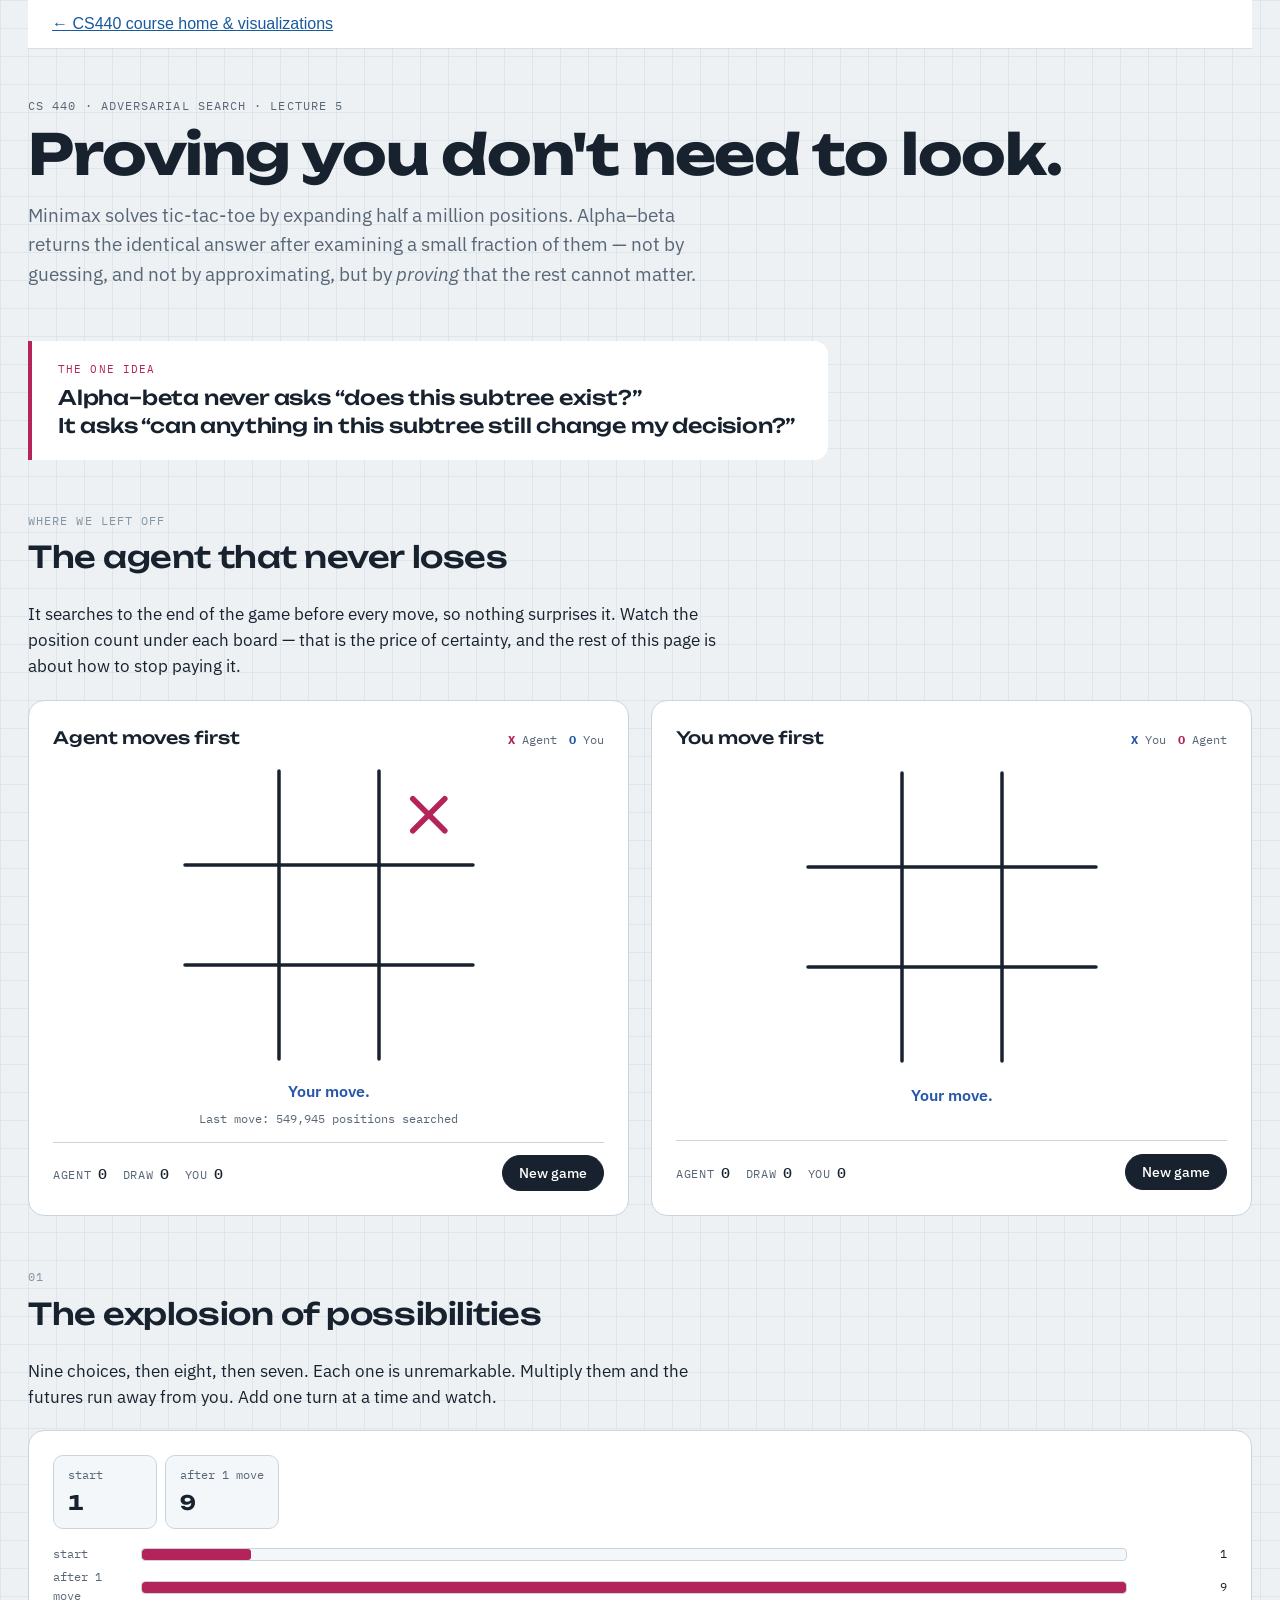
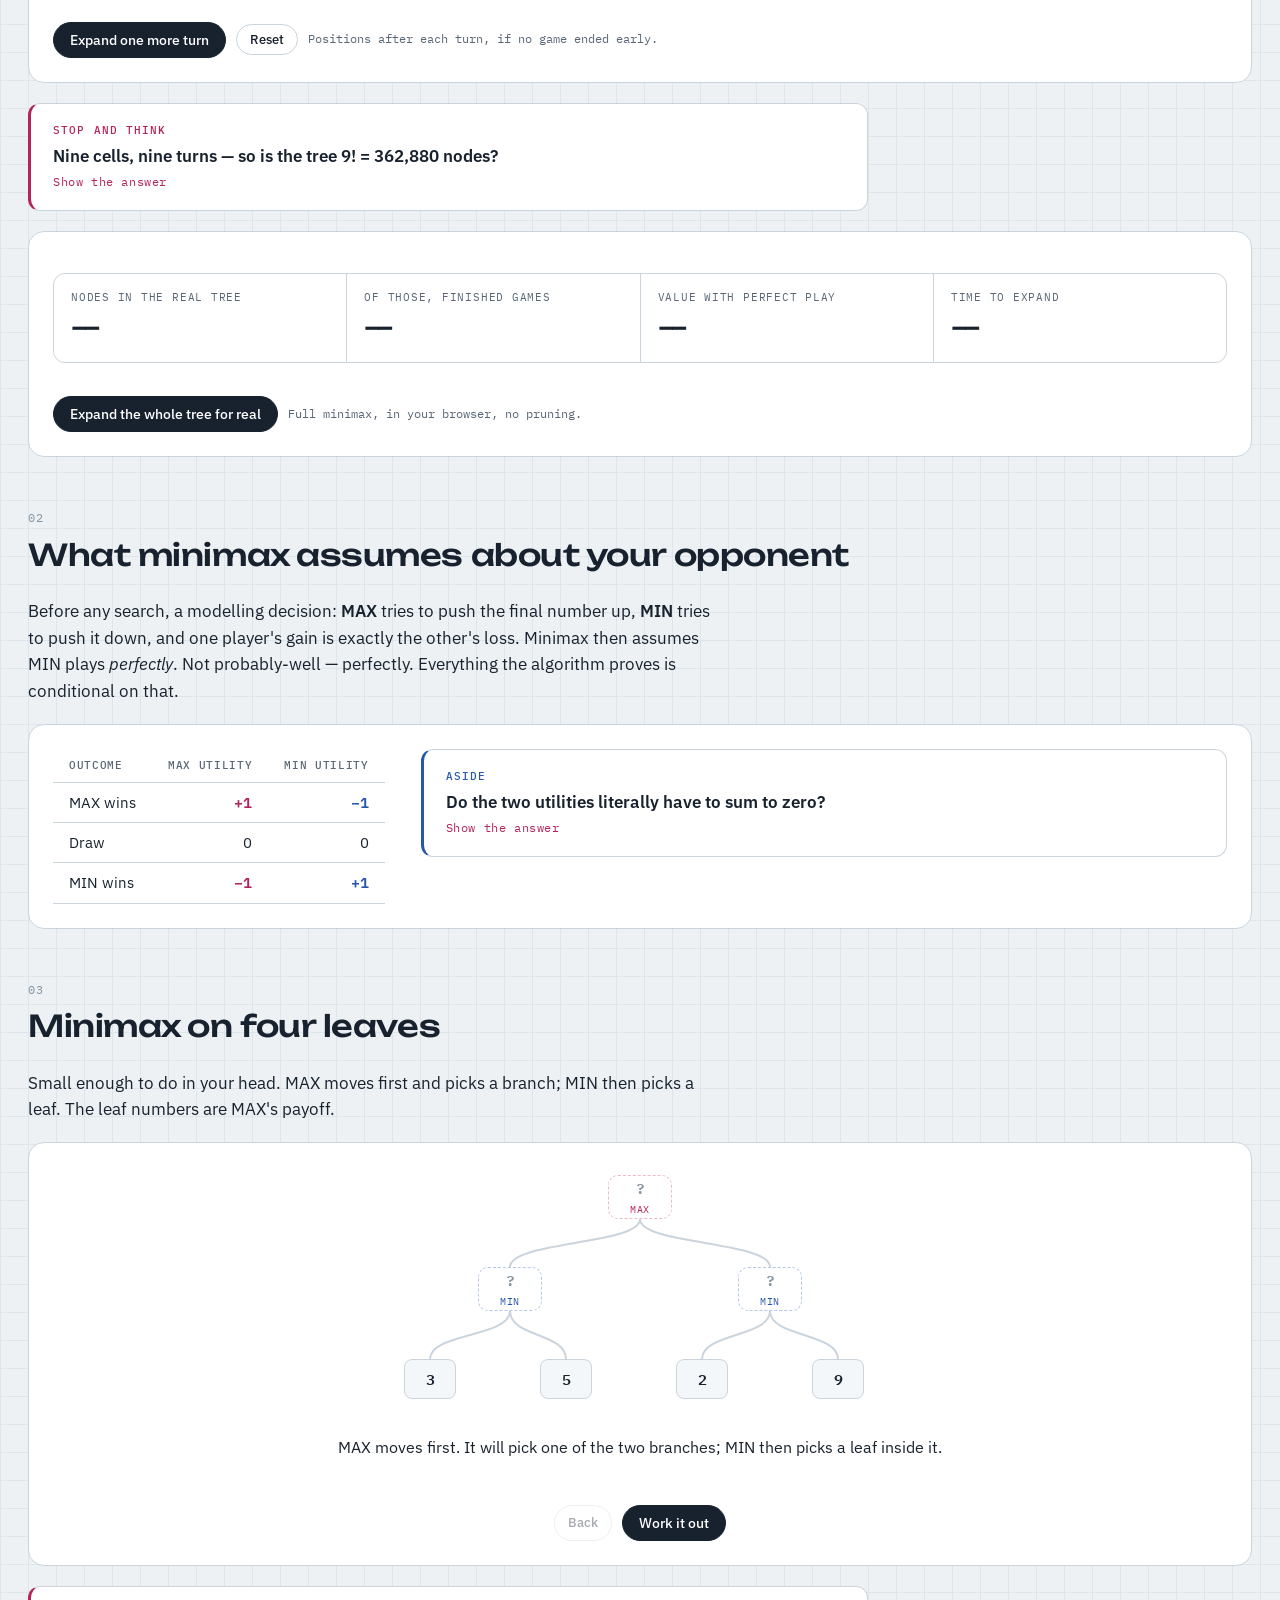
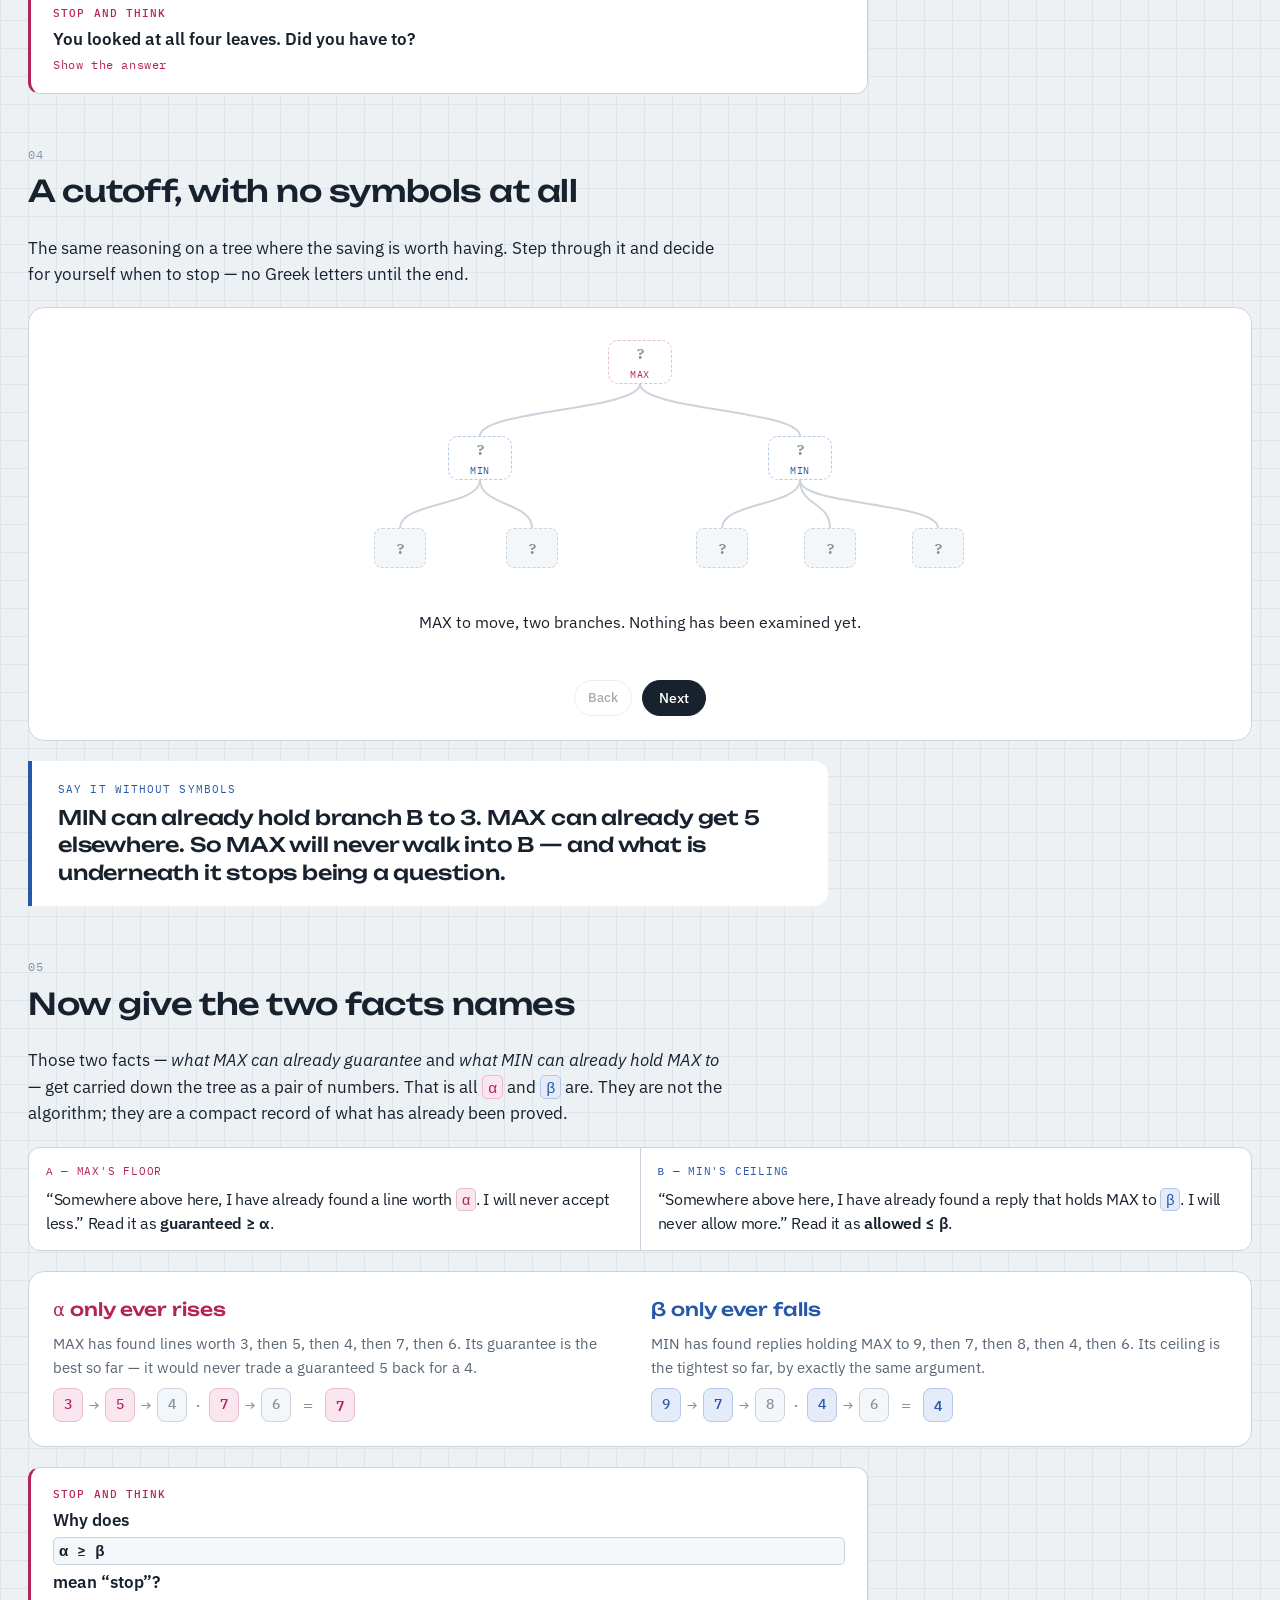
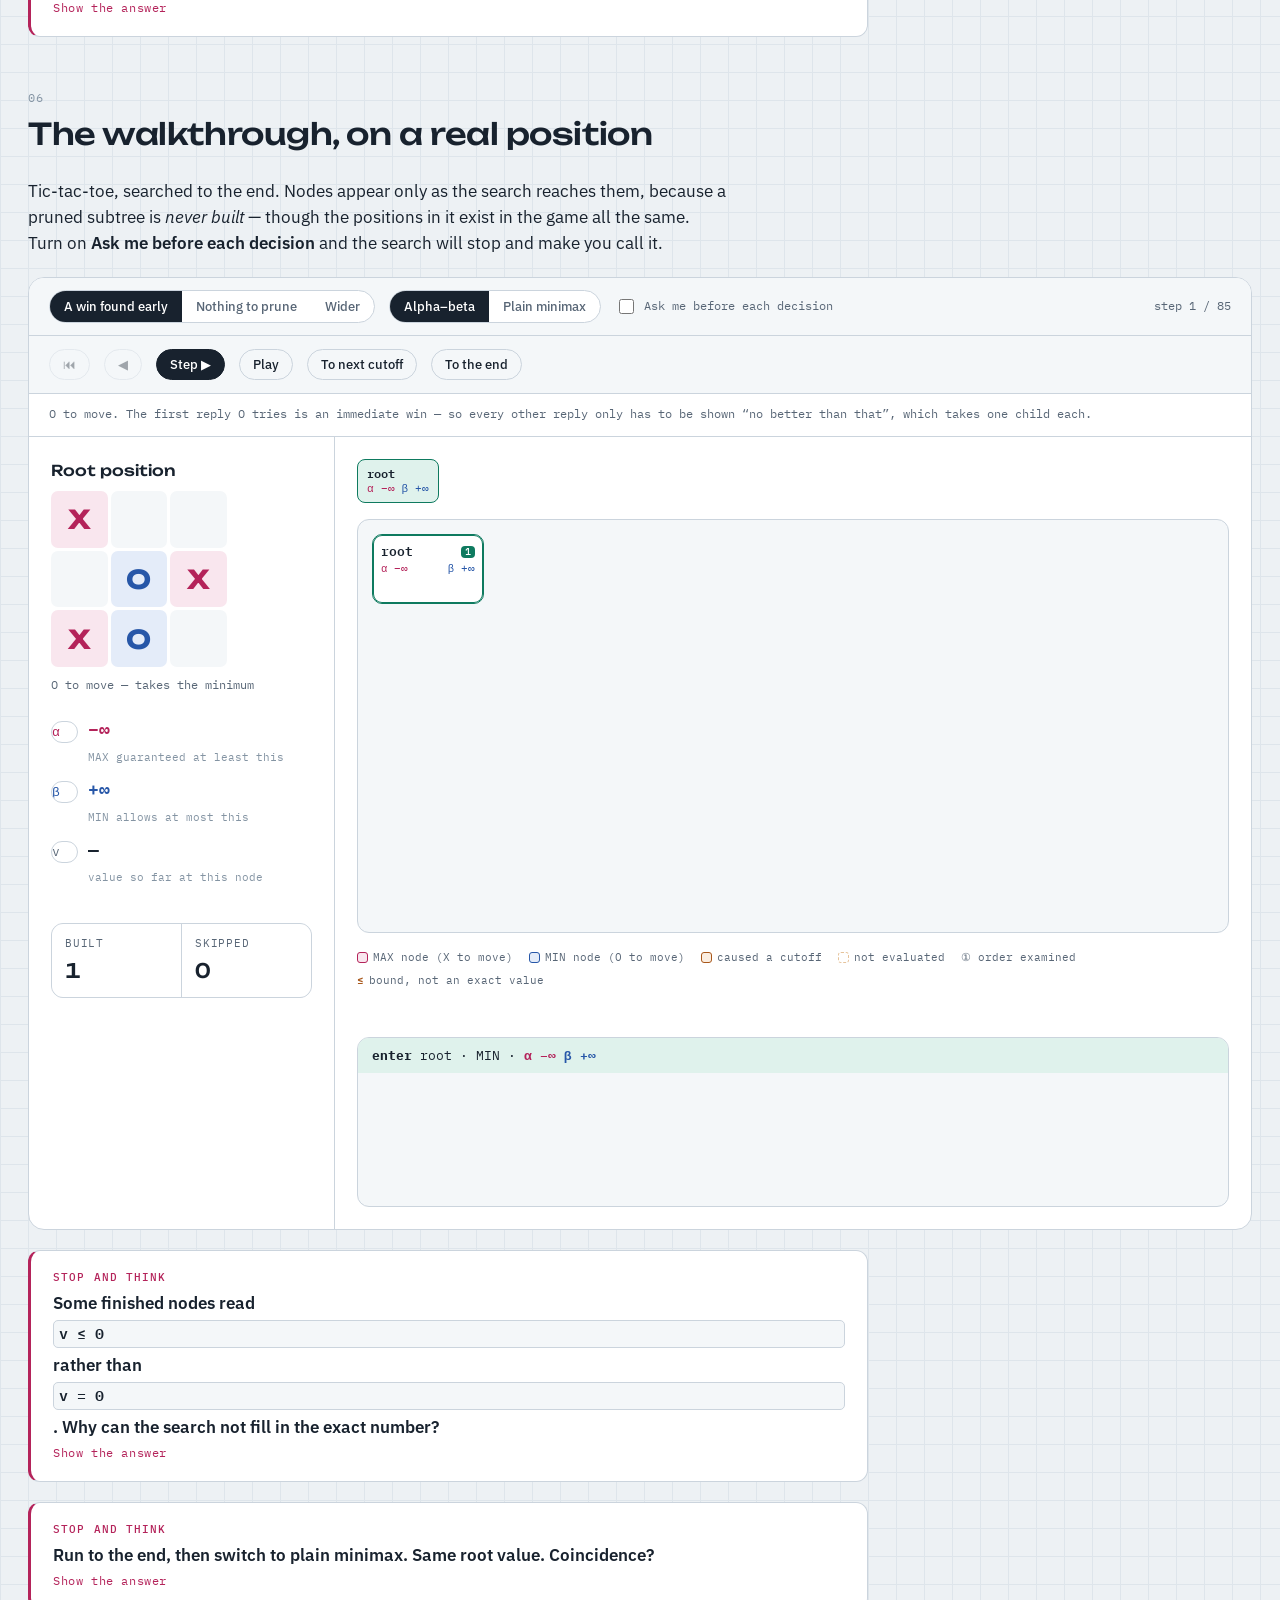
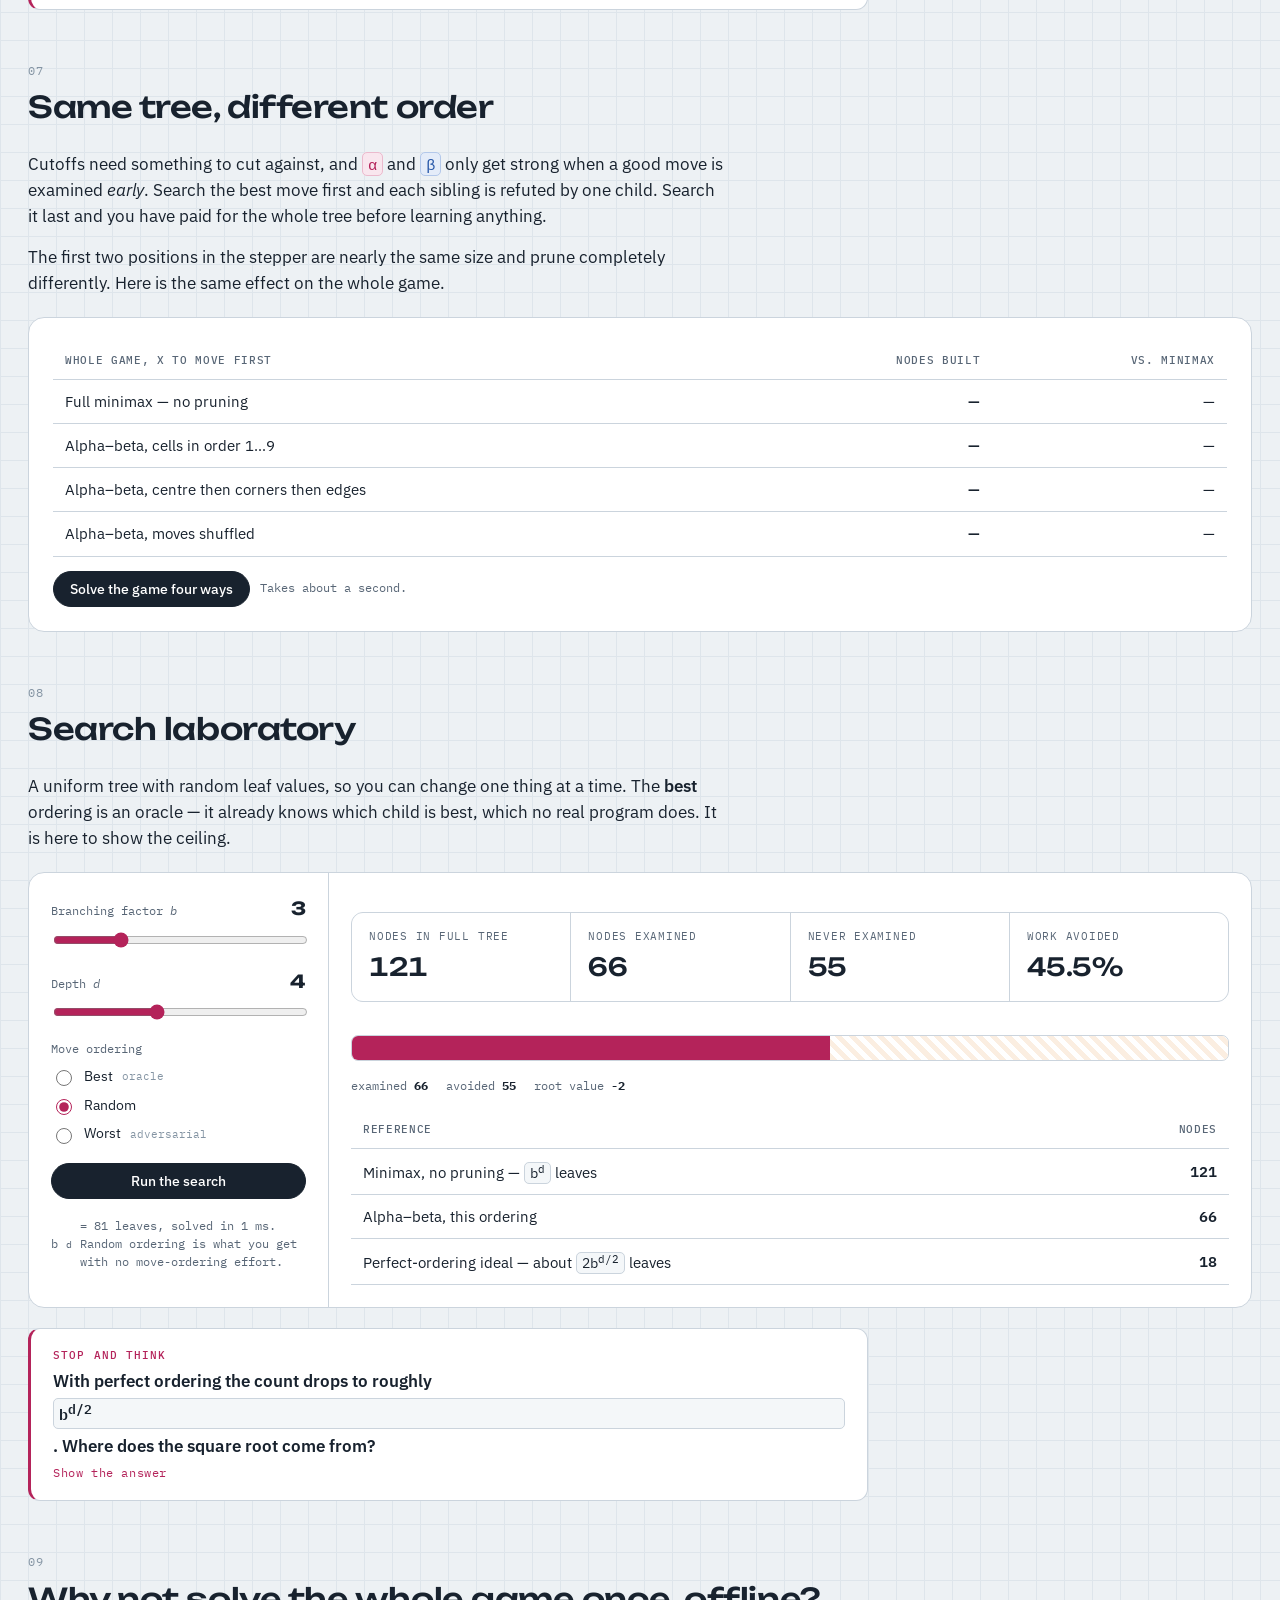
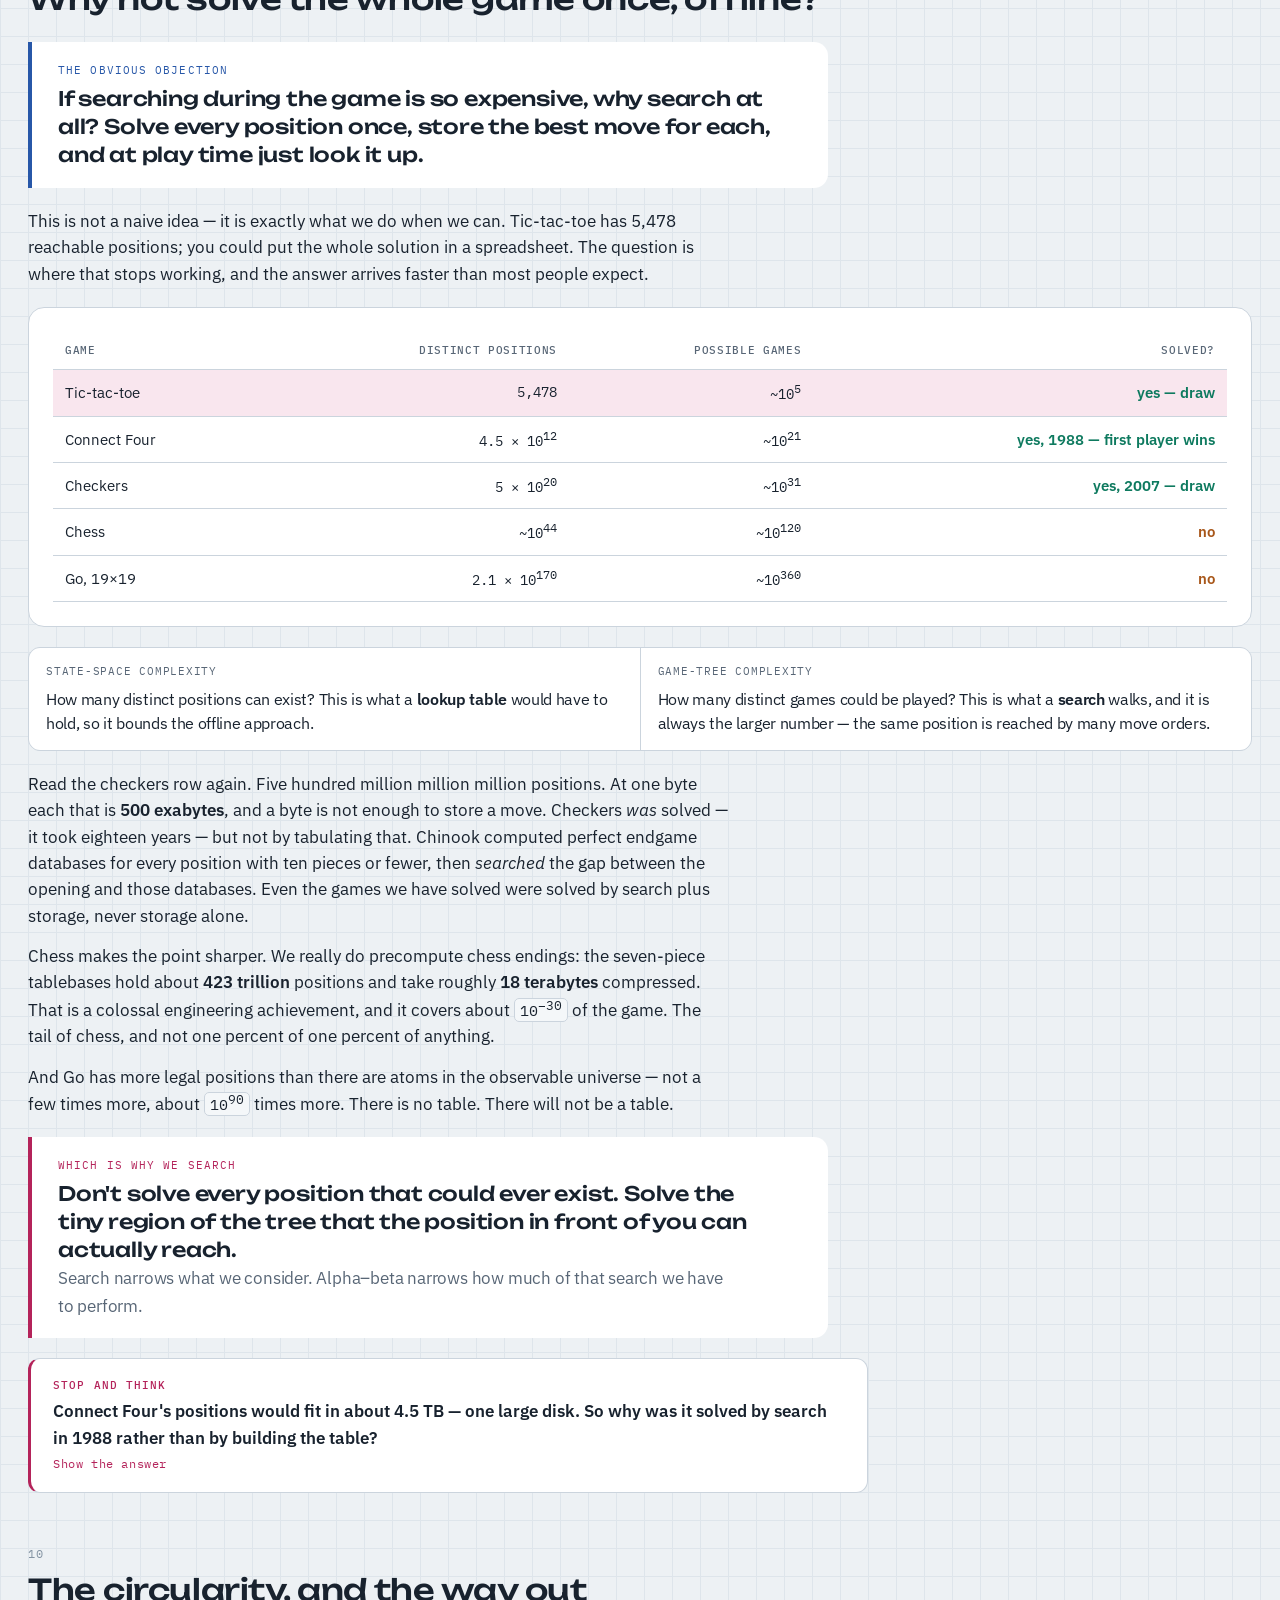
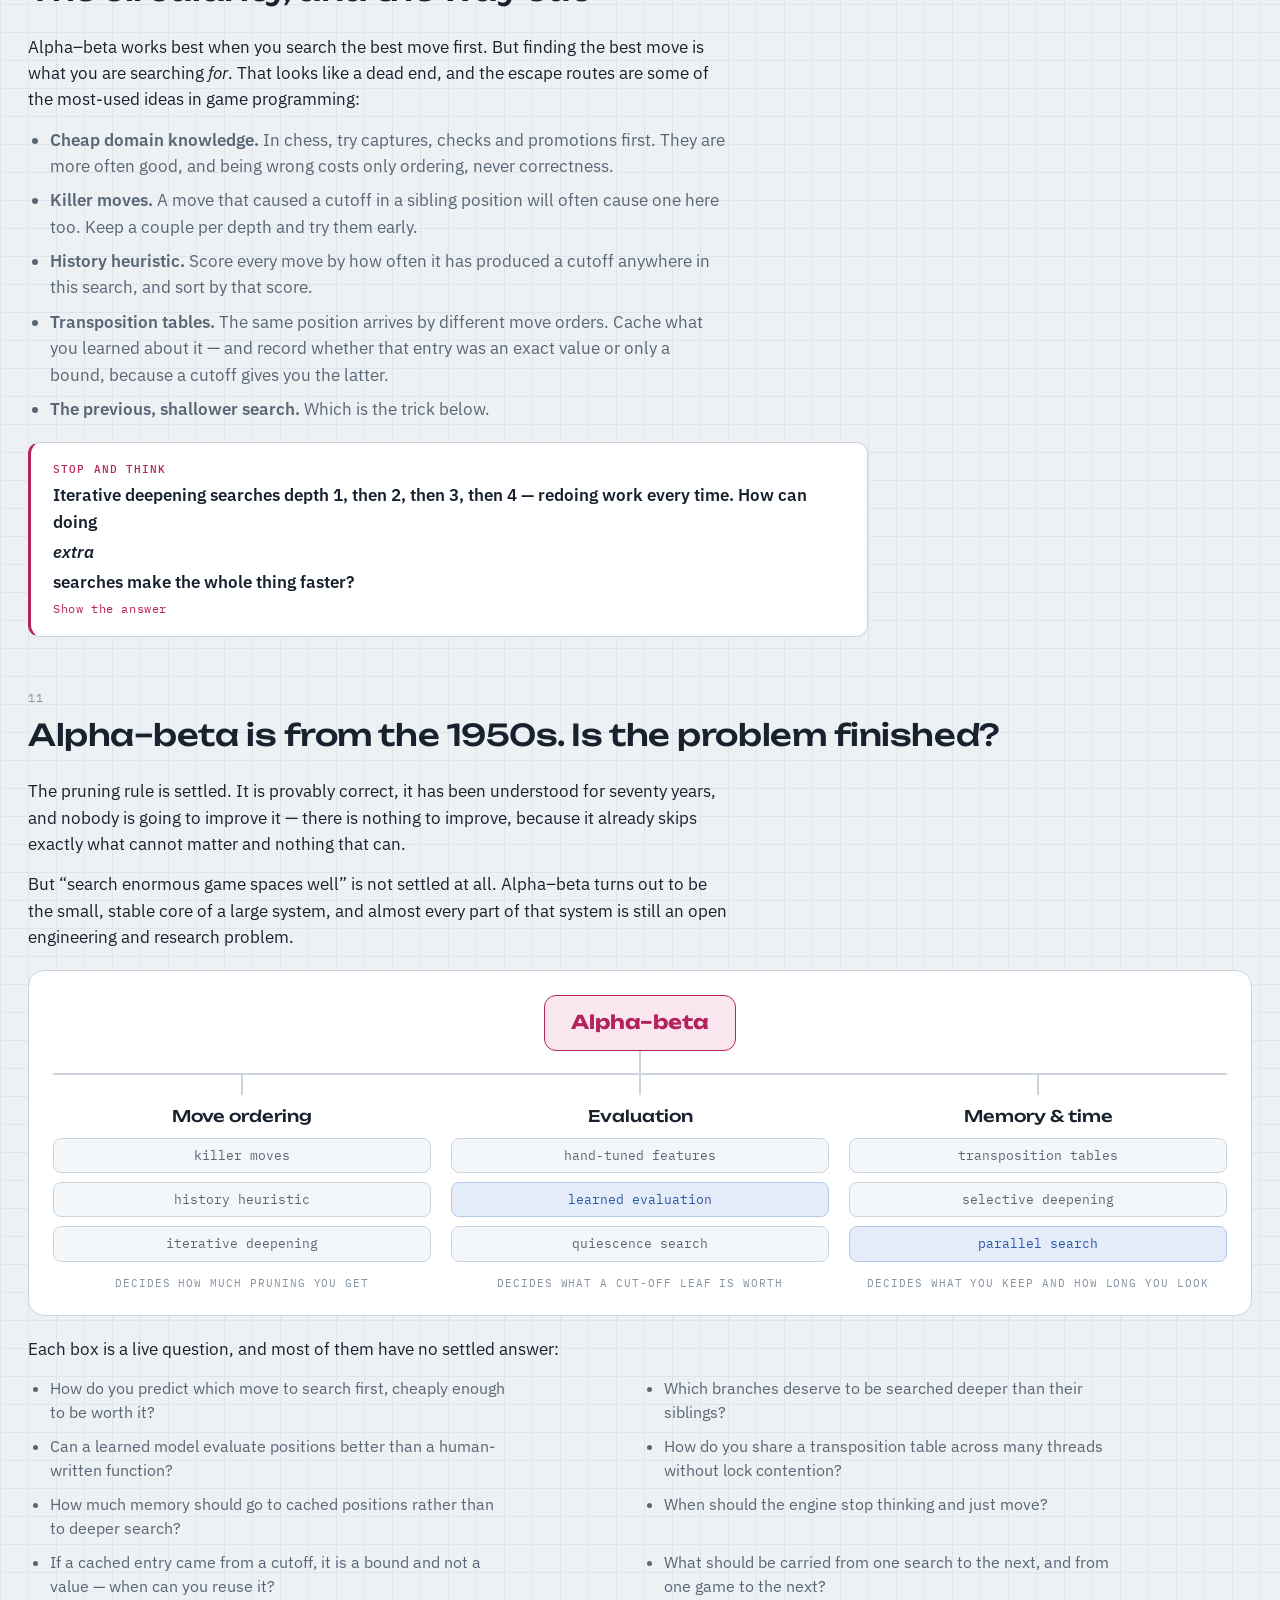
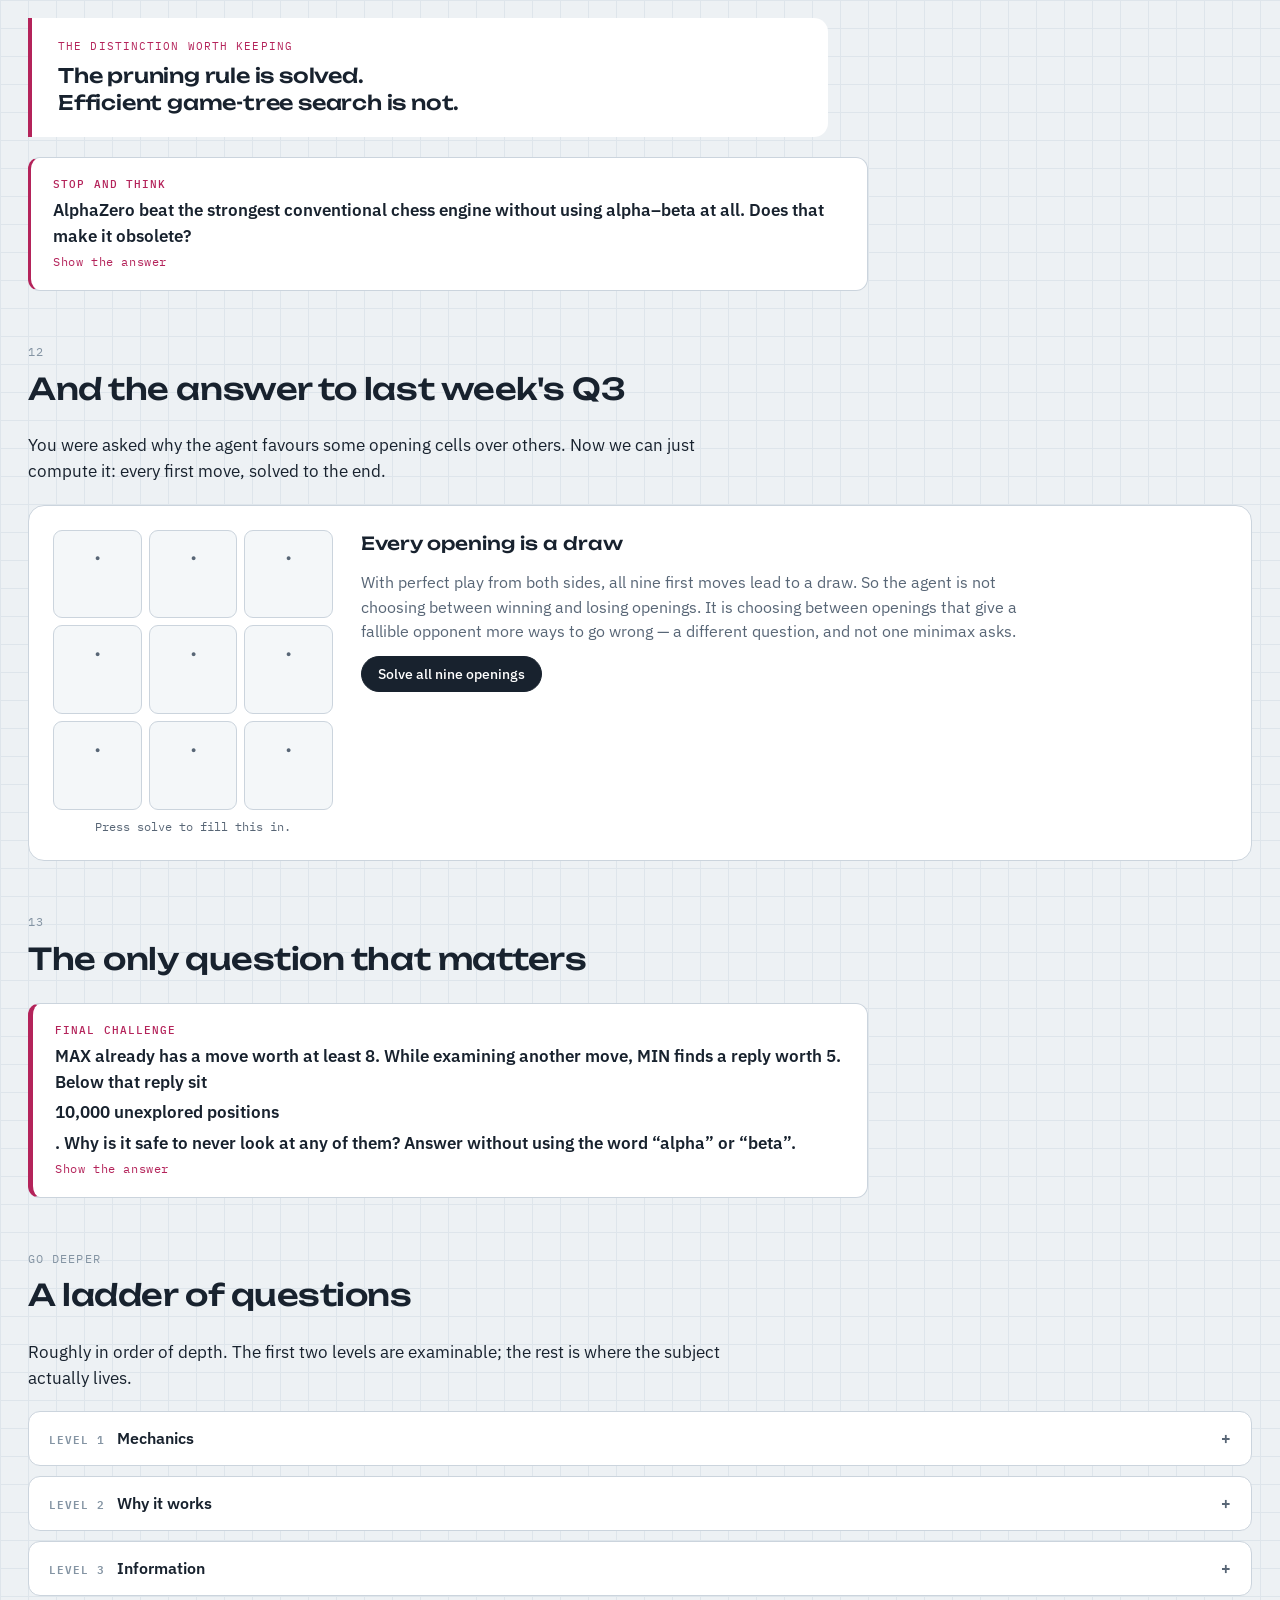
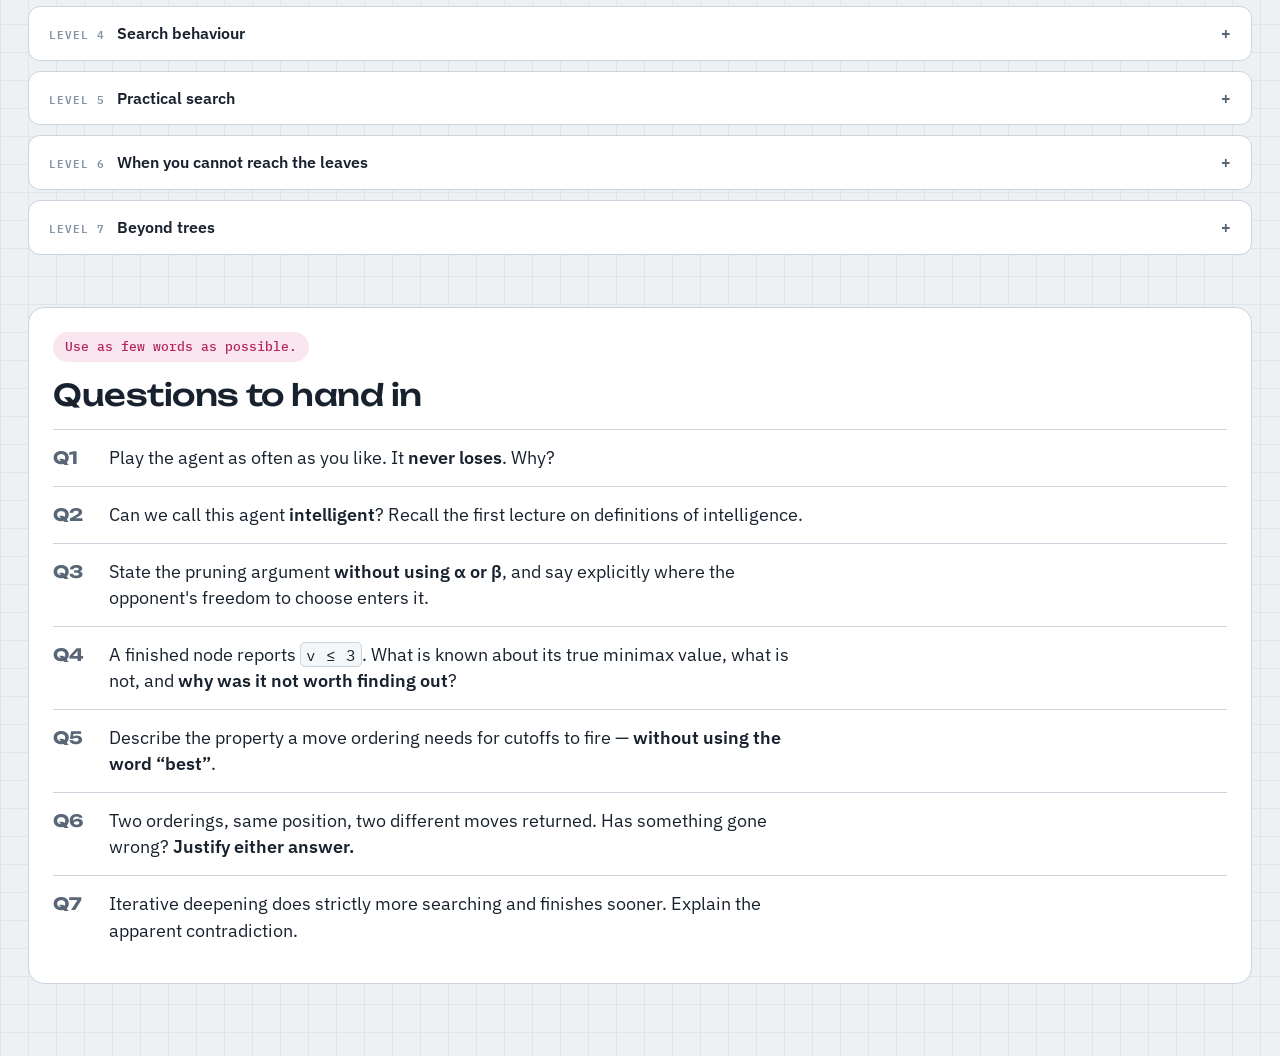
<file: lecture5/alpha-beta.html>
<!doctype html>
<html lang="en">
<head>
<meta charset="utf-8">
<meta name="viewport" content="width=device-width,initial-scale=1,viewport-fit=cover">
<title>Alpha–Beta Pruning</title>
<style>:root{color-scheme:dark;box-sizing:border-box}body{margin:0;padding:0;font:14px -apple-system,BlinkMacSystemFont,sans-serif;background:#0F141A;color:#E4EAF0}img{max-width:100%}[hidden]:not([hidden=until-found]){display:none!important}</style>
</head>
<body>
<nav aria-label="Course navigation" style="padding:12px 24px;background:#fff;border-bottom:1px solid #d5dde7;font:16px/1.5 Arial,sans-serif"><a href="../index.html#demos" style="color:#185a9d;text-decoration:underline">← CS440 course home &amp; visualizations</a></nav>
<link rel="preconnect" href="https://fonts.googleapis.com">
<link rel="preconnect" href="https://fonts.gstatic.com" crossorigin>
<link rel="stylesheet" href="https://fonts.googleapis.com/css2?family=IBM+Plex+Mono:wght@400;500;600&family=IBM+Plex+Sans:wght@400;500;600&family=Unbounded:wght@500;700&display=swap">
<style>
  :root {
    color-scheme: dark;
    --ground:#0F141A; --grid:#17202A; --surface:#151C25; --sunken:#111820;
    --ink:#E4EAF0; --muted:#8F9CAA; --faint:#6D7C8B; --line:#2B3644; --board:#C3CDD8;
    --max:#F27BA7; --max-soft:#3A1A28; --max-line:#6B3149;
    --min:#8AB0F5; --min-soft:#1B2842; --min-line:#33507F;
    --draw:#94A3B1; --draw-soft:#1E2731;
    --cut:#E5A163; --cut-soft:#33240F; --cut-line:#6A4C22;
    --live:#4FD1AA; --live-soft:#10312A;
    --display:"Unbounded","Arial Black",system-ui,sans-serif;
    --body:"IBM Plex Sans",system-ui,-apple-system,"Segoe UI",sans-serif;
    --mono:"IBM Plex Mono",ui-monospace,"SFMono-Regular",Menlo,monospace;
  }
  /* light is now the opt-in: an explicit light stamp, or a light OS with no stamp */
  @media (prefers-color-scheme: light) {
    :root:not([data-theme="dark"]) {
      color-scheme: light;
    --ground:#EDF1F4; --grid:#DEE5EB; --surface:#FFFFFF; --sunken:#F4F7F9;
    --ink:#18222E; --muted:#586676; --faint:#8494A3; --line:#CBD4DD; --board:#18222E;
    --max:#B4235A; --max-soft:#F9E6EE; --max-line:#EBBACD;
    --min:#2757A8; --min-soft:#E4ECF9; --min-line:#B3C8EA;
    --draw:#6B7A88; --draw-soft:#E8EDF1;
    --cut:#A8571A; --cut-soft:#FBEEE1; --cut-line:#E6C39B;
    --live:#0E7A5F; --live-soft:#DFF2EC;
    }
  }
  :root[data-theme="light"] {
    color-scheme: light;
    --ground:#EDF1F4; --grid:#DEE5EB; --surface:#FFFFFF; --sunken:#F4F7F9;
    --ink:#18222E; --muted:#586676; --faint:#8494A3; --line:#CBD4DD; --board:#18222E;
    --max:#B4235A; --max-soft:#F9E6EE; --max-line:#EBBACD;
    --min:#2757A8; --min-soft:#E4ECF9; --min-line:#B3C8EA;
    --draw:#6B7A88; --draw-soft:#E8EDF1;
    --cut:#A8571A; --cut-soft:#FBEEE1; --cut-line:#E6C39B;
    --live:#0E7A5F; --live-soft:#DFF2EC;
  }

  * { box-sizing: border-box; }
  body {
    background-color: var(--ground);
    background-image: linear-gradient(var(--grid) 1px, transparent 1px),
                      linear-gradient(90deg, var(--grid) 1px, transparent 1px);
    background-size: 28px 28px;
    color: var(--ink); font-family: var(--body); font-size: 17px; line-height: 1.55;
    padding-inline: 28px;
  }
  .wrap { max-width: 1280px; margin: 0 auto; padding-block: 48px 72px; display: grid; gap: 52px; }

  header.page { display: grid; gap: 10px; }
  .eyebrow { margin:0; font-family: var(--mono); font-size: 12px; letter-spacing:.09em; text-transform: uppercase; color: var(--muted); }
  h1 { margin:0; font-family: var(--display); font-weight:700; font-size: clamp(38px,4.4vw,58px); line-height:1.02; letter-spacing:-.02em; text-wrap: balance; }
  h1 .a { color: var(--max); } h1 .b { color: var(--min); }
  .lede { margin: 8px 0 0; max-width: 64ch; font-size: 19px; color: var(--muted); text-wrap: pretty; }

  section { display: grid; gap: 20px; }
  .sec-head { display: grid; gap: 4px; }
  .sec-num { font-family: var(--mono); font-size:12px; letter-spacing:.09em; text-transform: uppercase; color: var(--faint); }
  h2 { margin:0; font-family: var(--display); font-weight:500; font-size: clamp(24px,2.4vw,30px); letter-spacing:-.015em; text-wrap: balance; }
  h3 { margin:0; font-family: var(--display); font-weight:500; font-size:18px; }
  p { margin:0; max-width: 70ch; text-wrap: pretty; }
  .prose { display: grid; gap: 14px; }
  strong { font-weight: 600; }
  em { font-style: italic; }
  code, .k { font-family: var(--mono); font-size:.9em; background: var(--sunken); border:1px solid var(--line); border-radius:5px; padding:1px 5px; }
  .k.a { color: var(--max); border-color: var(--max-line); background: var(--max-soft); }
  .k.b { color: var(--min); border-color: var(--min-line); background: var(--min-soft); }
  .panel { background: var(--surface); border:1px solid var(--line); border-radius:16px; padding:24px; }

  /* the thesis, repeated */
  .thesis {
    border-left: 4px solid var(--max); background: var(--surface); border-radius: 0 14px 14px 0;
    padding: 20px 26px; display: grid; gap: 6px; max-width: 80ch;
  }
  .thesis p { font-family: var(--display); font-weight: 500; font-size: 20px; line-height: 1.38; letter-spacing: -.01em; max-width: none; }
  .thesis .tag { font-family: var(--mono); font-size:11px; letter-spacing:.1em; text-transform: uppercase; color: var(--max); }

  /* boards */
  .boards { display:grid; grid-template-columns:1fr 1fr; gap:22px; }
  .boards .panel { display:grid; gap:14px; justify-items:center; }
  .panel-head { width:100%; display:flex; flex-wrap:wrap; align-items:baseline; justify-content:space-between; gap:6px 14px; }
  .panel-head h3 { font-size:17px; }
  .legend { display:flex; gap:12px; font-family: var(--mono); font-size:12px; color: var(--muted); }
  .legend .mx b { color: var(--max); } .legend .mn b { color: var(--min); }
  .board { position:relative; width:min(100%,300px); aspect-ratio:1; display:grid; grid-template-columns:repeat(3,1fr); grid-template-rows:repeat(3,1fr); }
  .board > svg.overlay { position:absolute; inset:0; width:100%; height:100%; pointer-events:none; overflow:visible; }
  .overlay .grid-line { stroke: var(--board); stroke-width:3.5; stroke-linecap:round; }
  .overlay .win { stroke-width:7; stroke-linecap:round; stroke-dasharray:1; stroke-dashoffset:1; animation: draw 420ms ease-out forwards; }
  .overlay .win.agent { stroke: var(--max); } .overlay .win.you { stroke: var(--min); }
  .cell { appearance:none; border:0; margin:6px; padding:0; background:transparent; border-radius:9px; color:inherit; cursor:default; display:grid; place-items:center; transition: background-color 120ms ease; }
  .cell.playable { cursor:pointer; } .cell.playable:hover { background: var(--min-soft); }
  .cell:focus-visible { outline:2px solid var(--min); outline-offset:1px; }
  .cell svg { width:70%; height:70%; fill:none; stroke-width:9; stroke-linecap:round; overflow:visible; }
  .cell.agent svg { stroke: var(--max); } .cell.you svg { stroke: var(--min); }
  .cell svg .s { stroke-dasharray:1; stroke-dashoffset:1; animation: draw 220ms ease-out forwards; }
  .cell svg .s2 { animation-delay:140ms; }
  .cell.win-cell.agent { background: var(--max-soft); } .cell.win-cell.you { background: var(--min-soft); }
  @keyframes draw { to { stroke-dashoffset:0; } }
  .status { margin:0; min-height:1.4em; font-weight:600; font-size:16px; text-align:center; }
  .status.agent { color: var(--max); } .status.you { color: var(--min); }
  .searched { margin:-8px 0 0; font-family: var(--mono); font-size:12px; color: var(--muted); font-variant-numeric: tabular-nums; text-align:center; }
  .foot { width:100%; display:flex; flex-wrap:wrap; align-items:center; justify-content:space-between; gap:10px; padding-top:12px; border-top:1px solid var(--line); }
  .tally { margin:0; display:flex; gap:16px; font-family: var(--mono); font-size:12px; color: var(--muted); }
  .tally div { display:flex; gap:6px; align-items:baseline; }
  .tally dt { text-transform:uppercase; letter-spacing:.06em; }
  .tally dd { margin:0; font-size:15px; font-weight:500; color: var(--ink); font-variant-numeric: tabular-nums; }

  /* buttons */
  .btn { appearance:none; border:1px solid var(--ink); background: var(--ink); color: var(--surface); font:500 14px/1 var(--body); padding:10px 16px; border-radius:999px; cursor:pointer; transition: transform 100ms ease, opacity 100ms ease; }
  .btn:hover { opacity:.88; } .btn:active { transform: translateY(1px); }
  .btn:focus-visible { outline:2px solid var(--min); outline-offset:2px; }
  .btn.ghost { background:transparent; color: var(--ink); border-color: var(--line); }
  .btn.ghost:hover { background: var(--sunken); opacity:1; }
  .btn:disabled { opacity:.38; cursor:not-allowed; }
  .btn.sm { padding:8px 13px; font-size:13px; }
  .btn.mx { background: var(--max); border-color: var(--max); color:#fff; }
  .btn.mn { background: var(--min); border-color: var(--min); color:#fff; }

  /* think boxes */
  details.think { border:1px solid var(--line); border-left:3px solid var(--max); border-radius:12px; background: var(--surface); padding:18px 22px; max-width:84ch; }
  details.think > summary { cursor:pointer; list-style:none; display:grid; gap:4px; font-weight:600; font-size:17px; }
  details.think > summary::-webkit-details-marker { display:none; }
  details.think > summary::after { content:"Show the answer"; font-family: var(--mono); font-weight:400; font-size:12px; letter-spacing:.05em; color: var(--max); }
  details.think[open] > summary::after { content:"Hide"; }
  details.think > summary:focus-visible { outline:2px solid var(--min); outline-offset:3px; border-radius:4px; }
  .think-tag { font-family: var(--mono); font-size:11px; letter-spacing:.1em; text-transform:uppercase; color: var(--max); font-weight:500; }
  .think-body { display:grid; gap:11px; padding-top:13px; margin-top:13px; border-top:1px solid var(--line); color: var(--muted); }
  .think-body p { max-width:68ch; } .think-body strong { color: var(--ink); }

  /* stats */
  .stats { display:grid; grid-template-columns:repeat(auto-fit,minmax(180px,1fr)); gap:1px; background: var(--line); border:1px solid var(--line); border-radius:12px; overflow:hidden; }
  .stat { background: var(--surface); padding:15px 17px; display:grid; gap:3px; }
  .stat dt { font-family: var(--mono); font-size:11px; letter-spacing:.07em; text-transform:uppercase; color: var(--muted); }
  .stat dd { margin:0; font-family: var(--display); font-weight:500; font-size:25px; font-variant-numeric: tabular-nums; letter-spacing:-.02em; }
  .stat .sub { font-family: var(--mono); font-size:11px; color: var(--faint); font-weight:400; }

  /* explosion */
  .explode { display:grid; gap:16px; }
  .plies { display:flex; flex-wrap:wrap; gap:8px; }
  .ply { display:grid; gap:2px; padding:10px 14px; border:1px solid var(--line); border-radius:10px; background: var(--sunken); font-family: var(--mono); font-size:12px; color: var(--muted); min-width:104px; }
  .ply b { font-family: var(--display); font-size:20px; font-weight:700; color: var(--ink); font-variant-numeric: tabular-nums; letter-spacing:-.02em; }
  .ply.new { border-color: var(--live); background: var(--live-soft); }
  .bars { display:grid; gap:5px; }
  .barrow { display:grid; grid-template-columns:78px 1fr 90px; gap:10px; align-items:center; font-family: var(--mono); font-size:12px; color: var(--muted); }
  .meter { height:13px; border-radius:4px; background: var(--sunken); overflow:hidden; border:1px solid var(--line); }
  .meter i { display:block; height:100%; background: var(--max); border-radius:3px; }
  .barrow .n { text-align:right; font-variant-numeric: tabular-nums; color: var(--ink); }

  /* utility table */
  table.u { border-collapse:collapse; font-size:15px; }
  table.u th, table.u td { padding:8px 16px; border-bottom:1px solid var(--line); text-align:right; font-variant-numeric: tabular-nums; }
  table.u th:first-child, table.u td:first-child { text-align:left; }
  table.u th { font-family: var(--mono); font-size:11px; letter-spacing:.06em; text-transform:uppercase; color: var(--muted); font-weight:500; }
  table.u .mx { color: var(--max); font-weight:600; } table.u .mn { color: var(--min); font-weight:600; }

  /* the hand-worked trees */
  .fig { position:relative; margin:0 auto; }
  .fig svg.wires { position:absolute; inset:0; overflow:visible; pointer-events:none; }
  .fig .wire { stroke: var(--line); stroke-width:2; fill:none; }
  .fig .wire.dead { stroke: var(--cut-line); stroke-dasharray:5 4; }
  .tn {
    position:absolute; display:grid; place-items:center; gap:0;
    width:64px; height:44px; border-radius:10px; border:1.5px solid var(--line);
    background: var(--surface); font-family: var(--mono); font-size:15px; font-weight:600;
    font-variant-numeric: tabular-nums; transition: opacity 160ms ease;
  }
  .tn small { font-family: var(--mono); font-size:10px; font-weight:400; color: var(--faint); letter-spacing:.04em; }
  .tn.MAX { border-color: var(--max-line); } .tn.MIN { border-color: var(--min-line); }
  .tn.MAX small { color: var(--max); } .tn.MIN small { color: var(--min); }
  .tn.leaf { border-radius:8px; background: var(--sunken); width:52px; height:40px; }
  .tn.unknown { color: var(--faint); border-style:dashed; }
  .tn.dead { border-style:dashed; border-color: var(--cut-line); background:transparent; color: var(--cut); opacity:.62; }
  .tn.hot { border-color: var(--live); box-shadow:0 0 0 3px var(--live-soft); }
  .tn .abtag { position:absolute; top:-9px; right:-10px; font-family: var(--mono); font-size:10px; font-weight:600; padding:1px 5px; border-radius:5px; border:1px solid; }
  .tn .abtag.a { color: var(--max); border-color: var(--max-line); background: var(--max-soft); }
  .tn .abtag.b { color: var(--min); border-color: var(--min-line); background: var(--min-soft); }

  .say { min-height:3.2em; font-size:16px; max-width:66ch; }
  .say b { color: var(--ink); }

  /* ratchets */
  .ratchets { display:grid; grid-template-columns:1fr 1fr; gap:22px; }
  .ratchet { display:grid; gap:9px; }
  .chips { display:flex; gap:6px; flex-wrap:wrap; align-items:center; }
  .chip { font-family: var(--mono); font-size:14px; font-weight:500; padding:5px 10px; border-radius:8px; border:1px solid var(--line); background: var(--sunken); font-variant-numeric: tabular-nums; }
  .chip.up { border-color: var(--max-line); background: var(--max-soft); color: var(--max); }
  .chip.dn { border-color: var(--min-line); background: var(--min-soft); color: var(--min); }
  .chip.same { color: var(--faint); }
  .arrw { color: var(--faint); font-family: var(--mono); }

  /* stepper */
  .stepper { display:grid; border:1px solid var(--line); border-radius:16px; background: var(--surface); overflow:hidden; }
  .bar { display:flex; flex-wrap:wrap; gap:10px 14px; align-items:center; min-height:58px;
    padding:12px 20px; border-bottom:1px solid var(--line); background: var(--sunken); }
  .bar .grow { flex:1 1 auto; }
  .seg { display:inline-flex; border:1px solid var(--line); border-radius:999px; overflow:hidden; background: var(--surface); }
  .seg button { appearance:none; border:0; background:transparent; color: var(--muted); font:500 13px/1 var(--body); padding:9px 14px; cursor:pointer; }
  .seg button[aria-pressed="true"] { background: var(--ink); color: var(--surface); }
  .seg button:focus-visible { outline:2px solid var(--min); outline-offset:-2px; }
  .field { display:inline-flex; gap:8px; align-items:center; font-family: var(--mono); font-size:12px; color: var(--muted); }
  .chk { display:inline-flex; gap:7px; align-items:center; font-family: var(--mono); font-size:12px; color: var(--muted); cursor:pointer; }
  .chk input { accent-color: var(--max); width:15px; height:15px; }

  .stage { display:grid; grid-template-columns:306px minmax(0,1fr); }
  .side { padding:22px; display:grid; gap:20px; align-content:start; border-right:1px solid var(--line); }
  .main { padding:22px; display:grid; gap:16px; align-content:start; min-width:0; }
  .mini { width:176px; aspect-ratio:1; display:grid; grid-template-columns:repeat(3,1fr); grid-template-rows:repeat(3,1fr); gap:3px; }
  .mini i { display:grid; place-items:center; border-radius:7px; background: var(--sunken); font-family: var(--display); font-weight:700; font-size:26px; font-style:normal; line-height:1; }
  .mini i.X { color: var(--max); background: var(--max-soft); }
  .mini i.O { color: var(--min); background: var(--min-soft); }
  .mini i.new { outline:2px solid var(--live); outline-offset:-2px; }

  .window { display:grid; gap:9px; }
  .wrow { display:grid; grid-template-columns:2.1em 1fr; gap:10px; align-items:baseline; font-family: var(--mono); font-size:13px; }
  .wrow .lab { color: var(--muted); }
  .wrow .val { font-size:18px; font-weight:600; font-variant-numeric: tabular-nums; }
  .wrow .gloss { grid-column:2; font-size:11px; color: var(--faint); margin-top:-4px; }
  .wrow.al .lab, .wrow.al .val { color: var(--max); }
  .wrow.be .lab, .wrow.be .val { color: var(--min); }
  .wrow .val.flash { animation: flash 700ms ease-out; border-radius:4px; }
  @keyframes flash { 0% { background: var(--live-soft); } 100% { background: transparent; } }

  .path { display:flex; flex-wrap:wrap; gap:7px; align-items:center; font-family: var(--mono); font-size:12px; }
  .path .p { display:grid; gap:1px; padding:6px 9px; border-radius:8px; border:1px solid var(--line); background: var(--sunken); line-height:1.25; align-content:center; min-height:38px; }
  .path .p.MAX { border-color: var(--max-line); } .path .p.MIN { border-color: var(--min-line); }
  .path .p.cur { background: var(--live-soft); border-color: var(--live); }
  .path .p b { font-weight:600; font-size:12px; }
  .path .p .ab { color: var(--muted); font-size:11px; }
  .path .p .ab .a { color: var(--max); } .path .p .ab .b { color: var(--min); }
  .path .arr { color: var(--faint); }

  .treebox { overflow:auto; height: clamp(400px,46vh,620px); border:1px solid var(--line); border-radius:12px; background: var(--sunken); padding:14px; }
  .treelayer { position:relative; transform-origin:0 0; }
  .treelayer svg.edges { position:absolute; inset:0; overflow:visible; pointer-events:none; }
  .edge { stroke: var(--line); stroke-width:1.6; fill:none; }
  .edge.on { stroke: var(--live); stroke-width:2.6; }
  .nd {
    position:absolute; width:112px; height:70px; overflow:hidden;
    border-radius:10px; border:1px solid var(--line); background: var(--surface);
    padding:7px 8px; display:grid; gap:2px; align-content:center;
    font-family: var(--mono); font-size:12px; line-height:1.25;
  }
  .nd > span { min-width:0; overflow:hidden; text-overflow:ellipsis; white-space:nowrap; }
  .nd .mv { font-weight:600; font-size:12.5px; display:flex; justify-content:space-between; gap:5px; align-items:center; }
  .nd .mv > span:first-child { overflow:hidden; text-overflow:ellipsis; }
  .nd .seq { font-family: var(--mono); font-size:10px; font-weight:500; color: var(--surface); background: var(--faint); border-radius:4px; padding:0 4px; flex:0 0 auto; }
  .nd.MAX { border-color: var(--max-line); } .nd.MAX .ty { color: var(--max); }
  .nd.MIN { border-color: var(--min-line); } .nd.MIN .ty { color: var(--min); }
  .nd .ab { color: var(--faint); display:flex; justify-content:space-between; gap:5px; font-size:10.5px; }
  .nd .ab .a { color: var(--max); } .nd .ab .b { color: var(--min); }
  .nd .vv { font-weight:600; font-size:13px; font-variant-numeric: tabular-nums; }
  .nd .vv .bnd { color: var(--cut); }
  .nd.cur { border-color: var(--live); box-shadow:0 0 0 3px var(--live-soft); z-index:3; }
  .nd .seq.cur { background: var(--live); }
  .nd.leaf { background: var(--sunken); }
  .nd.v1 .vv { color: var(--max); } .nd.vm1 .vv { color: var(--min); } .nd.v0 .vv { color: var(--draw); }
  .nd.cutoff { border-color: var(--cut); background: var(--cut-soft); }
  .nd.pruned { border-style:dashed; border-color: var(--cut-line); background:transparent; opacity:.66; }
  .nd.pruned .mv { text-decoration: line-through; color: var(--cut); }
  .nd.onpath { box-shadow: inset 0 0 0 1px var(--live); }

  .log { display:block; height:170px; overflow-y:auto; overflow-x:hidden; border:1px solid var(--line); border-radius:12px; background: var(--sunken); }
  .log p { margin:0; padding:8px 14px; font-family: var(--mono); font-size:13px; line-height:1.4;
    color: var(--muted); border-bottom:1px solid var(--line); max-width:none; min-height:2.2em; }
  .log p:last-child { border-bottom:0; }
  .log p.now { background: var(--live-soft); color: var(--ink); }
  .log p .a { color: var(--max); font-weight:600; } .log p .b { color: var(--min); font-weight:600; }
  .log p.cut { background: var(--cut-soft); color: var(--cut); } .log p.cut b { color: var(--cut); }

  /* proof + quiz cards */
  .proof { border:1px solid var(--cut-line); background: var(--cut-soft); border-radius:12px; padding:16px 18px; display:grid; gap:9px; }
  .proof h4 { margin:0; font-family: var(--display); font-weight:500; font-size:15px; color: var(--cut); }
  .proof ol { margin:0; padding-left:20px; display:grid; gap:6px; font-size:14.5px; color: var(--ink); }
  .proof ol li { max-width:74ch; }
  .proof .concl { font-weight:600; font-size:14.5px; color: var(--cut); max-width:74ch; }
  .quiz { border:1px solid var(--live); background: var(--live-soft); border-radius:12px; padding:16px 18px; display:grid; gap:12px; }
  .quiz h4 { margin:0; font-family: var(--display); font-weight:500; font-size:16px; }
  .quiz .row { display:flex; gap:10px; flex-wrap:wrap; align-items:center; }
  .quiz .verdict { font-size:14.5px; max-width:76ch; }
  .quiz .verdict.ok { color: var(--live); font-weight:600; }
  .quiz .verdict.no { color: var(--cut); font-weight:600; }
  .quiz .why { font-size:14.5px; color: var(--ink); max-width:76ch; }

  .keyrow { display:flex; flex-wrap:wrap; gap:6px 16px; font-family: var(--mono); font-size:11px; color: var(--muted); }
  .keyrow span { display:inline-flex; gap:5px; align-items:center; }
  .keyrow i { width:11px; height:11px; border-radius:3px; border:1px solid var(--line); display:inline-block; }
  .keyrow i.kmax { border-color: var(--max); background: var(--max-soft); }
  .keyrow i.kmin { border-color: var(--min); background: var(--min-soft); }
  .keyrow i.kcut { border-color: var(--cut); background: var(--cut-soft); }
  .keyrow i.kpr { border-style:dashed; border-color: var(--cut-line); background:transparent; }

  /* laboratory */
  .lab { display:grid; grid-template-columns:300px minmax(0,1fr); gap:0; border:1px solid var(--line); border-radius:16px; background: var(--surface); overflow:hidden; }
  .lab .ctl { padding:22px; display:grid; gap:18px; align-content:start; border-right:1px solid var(--line); }
  .lab .out { padding:22px; display:grid; gap:16px; align-content:start; }
  .sl { display:grid; gap:7px; }
  .sl .top { display:flex; justify-content:space-between; align-items:baseline; font-family: var(--mono); font-size:12px; color: var(--muted); }
  .sl .top b { font-family: var(--display); font-size:18px; color: var(--ink); }
  .sl input[type=range] { width:100%; accent-color: var(--max); }
  .radios { display:grid; gap:7px; }
  .radios label { display:flex; gap:9px; align-items:center; font-size:14px; cursor:pointer; }
  .radios input { accent-color: var(--max); width:16px; height:16px; }
  .radios .hint { color: var(--faint); font-family: var(--mono); font-size:11px; }
  .propbar { height:26px; border-radius:7px; overflow:hidden; display:flex; border:1px solid var(--line); }
  .propbar i { display:block; height:100%; }
  .propbar .seen { background: var(--max); }
  .propbar .gone { background: repeating-linear-gradient(45deg, var(--cut-soft), var(--cut-soft) 5px, transparent 5px, transparent 10px); }
  .legrow { display:flex; gap:18px; font-family: var(--mono); font-size:11.5px; color: var(--muted); }
  .legrow b { color: var(--ink); font-variant-numeric: tabular-nums; }

  table.cmp { width:100%; border-collapse:collapse; font-size:15px; }
  table.cmp th, table.cmp td { text-align:right; padding:10px 12px; border-bottom:1px solid var(--line); font-variant-numeric: tabular-nums; }
  table.cmp th:first-child, table.cmp td:first-child { text-align:left; }
  table.cmp th { font-family: var(--mono); font-size:11px; letter-spacing:.06em; text-transform:uppercase; color: var(--muted); font-weight:500; }
  table.cmp td.big { font-weight:600; }
  .scroller { overflow-x:auto; }

  .openings { display:grid; grid-template-columns:repeat(3,1fr); gap:7px; width:280px; }
  .op { aspect-ratio:1; border-radius:9px; display:grid; place-items:center; gap:2px; border:1px solid var(--line); background: var(--sunken); font-family: var(--mono); font-size:11px; color: var(--muted); }
  .op b { font-family: var(--display); font-size:17px; font-weight:700; }
  .op.drawv { background: var(--draw-soft); }
  .two-col { display:grid; gap:28px; grid-template-columns:auto minmax(0,1fr); align-items:start; }

  /* solved-games table + system map */
  table.games td.sci { font-family: var(--mono); font-size:14px; }
  table.games td.yes { color: var(--live); font-weight:600; }
  table.games td.no { color: var(--cut); font-weight:600; }
  table.games tr.us td { background: var(--max-soft); }
  .sysmap { display:grid; gap:0; justify-items:center; width:100%; }
  .sysmap .hub { font-family: var(--display); font-weight:700; font-size:19px; letter-spacing:-.01em;
    padding:12px 26px; border-radius:12px; border:1.5px solid var(--max); background: var(--max-soft); color: var(--max); }
  .sysmap .drop { width:2px; height:22px; background: var(--line); }
  .sysmap .cols { display:grid; grid-template-columns:repeat(3,1fr); gap:20px; width:100%;
    border-top:2px solid var(--line); padding-top:0; }
  .sysmap .col { display:grid; gap:9px; justify-items:center; }
  .sysmap .col .stem { width:2px; height:20px; background: var(--line); }
  .sysmap .col h4 { margin:0; font-family: var(--display); font-weight:500; font-size:16px; }
  .sysmap .chip2 { font-family: var(--mono); font-size:12.5px; padding:7px 12px; border-radius:8px;
    border:1px solid var(--line); background: var(--sunken); color: var(--muted); text-align:center; width:100%; }
  .sysmap .chip2.hot { border-color: var(--min-line); background: var(--min-soft); color: var(--min); }
  .sysmap .tier { font-family: var(--mono); font-size:10.5px; letter-spacing:.09em; text-transform:uppercase; color: var(--faint); margin-top:4px; }
  .qgrid { display:grid; grid-template-columns:1fr 1fr; gap:10px 26px; margin:0; padding-left:22px; color: var(--muted); font-size:15.5px; }
  .qgrid li { max-width:46ch; }

  /* ladder */
  .ladder { display:grid; gap:10px; }
  details.lvl { border:1px solid var(--line); border-radius:12px; background: var(--surface); padding:14px 20px; }
  details.lvl > summary { cursor:pointer; list-style:none; display:flex; gap:12px; align-items:baseline; font-weight:600; font-size:16px; }
  details.lvl > summary::-webkit-details-marker { display:none; }
  details.lvl > summary .n { font-family: var(--mono); font-size:11px; letter-spacing:.09em; text-transform:uppercase; color: var(--faint); }
  details.lvl > summary::after { content:"+"; margin-left:auto; font-family: var(--mono); color: var(--muted); }
  details.lvl[open] > summary::after { content:"\2212"; }
  details.lvl ul { margin:12px 0 0; padding-left:20px; display:grid; gap:6px; color: var(--muted); font-size:15px; }
  details.lvl li { max-width:76ch; }

  .q-list { margin:0; padding:0; list-style:none; display:grid; }
  .q-list li { display:grid; grid-template-columns:2.6em 1fr; gap:12px; align-items:baseline; padding-block:15px; border-top:1px solid var(--line); }
  .q-num { font-family: var(--display); font-weight:700; font-size:17px; line-height:1; color: var(--muted); }
  .q-list p { font-size:18px; line-height:1.45; max-width:64ch; }
  .rule { justify-self:start; margin:0; padding:5px 12px; border-radius:999px; background: var(--max-soft); color: var(--max); font-family: var(--mono); font-size:13px; font-weight:500; }

  @media (prefers-reduced-motion: reduce) {
    .cell svg .s, .overlay .win { animation:none; stroke-dashoffset:0; }
    .cell, .btn, .wrow .val.flash, .tn { transition:none; animation:none; }
  }
</style>

<main class="wrap">
  <header class="page">
    <p class="eyebrow">CS 440 · Adversarial search · Lecture 5</p>
    <h1>Proving you don't need to look.</h1>
    <p class="lede">Minimax solves tic-tac-toe by expanding half a million positions. Alpha&ndash;beta
      returns the identical answer after examining a small fraction of them &mdash; not by guessing, and
      not by approximating, but by <em>proving</em> that the rest cannot matter.</p>
  </header>

  <div class="thesis">
    <span class="tag">The one idea</span>
    <p>Alpha&ndash;beta never asks &ldquo;does this subtree exist?&rdquo;<br>It asks
      &ldquo;can anything in this subtree still change my decision?&rdquo;</p>
  </div>

  <!-- ============ the agent ============ -->
  <section>
    <div class="sec-head"><p class="sec-num">Where we left off</p><h2>The agent that never loses</h2></div>
    <p>It searches to the end of the game before every move, so nothing surprises it. Watch the position
      count under each board &mdash; that is the price of certainty, and the rest of this page is about
      how to stop paying it.</p>
    <div class="boards">
      <article class="panel" id="panel-first">
        <div class="panel-head"><h3>Agent moves first</h3>
          <div class="legend"><span class="mx"><b>X</b> Agent</span><span class="mn"><b>O</b> You</span></div></div>
        <div class="board" role="grid" aria-label="Board, agent moves first"></div>
        <p class="status" aria-live="polite"></p><p class="searched"></p>
        <div class="foot">
          <dl class="tally"><div><dt>Agent</dt><dd data-k="agent">0</dd></div>
            <div><dt>Draw</dt><dd data-k="draw">0</dd></div>
            <div><dt>You</dt><dd data-k="you">0</dd></div></dl>
          <button class="btn" type="button">New game</button></div>
      </article>
      <article class="panel" id="panel-second">
        <div class="panel-head"><h3>You move first</h3>
          <div class="legend"><span class="mn"><b>X</b> You</span><span class="mx"><b>O</b> Agent</span></div></div>
        <div class="board" role="grid" aria-label="Board, you move first"></div>
        <p class="status" aria-live="polite"></p><p class="searched"></p>
        <div class="foot">
          <dl class="tally"><div><dt>Agent</dt><dd data-k="agent">0</dd></div>
            <div><dt>Draw</dt><dd data-k="draw">0</dd></div>
            <div><dt>You</dt><dd data-k="you">0</dd></div></dl>
          <button class="btn" type="button">New game</button></div>
      </article>
    </div>
  </section>

  <!-- ============ 01 explosion ============ -->
  <section>
    <div class="sec-head"><p class="sec-num">01</p><h2>The explosion of possibilities</h2></div>
    <p>Nine choices, then eight, then seven. Each one is unremarkable. Multiply them and the futures run
      away from you. Add one turn at a time and watch.</p>

    <div class="panel explode">
      <div class="plies" id="plies"></div>
      <div class="bars" id="bars"></div>
      <div style="display:flex; gap:10px; flex-wrap:wrap; align-items:center;">
        <button class="btn" type="button" id="ply-more">Expand one more turn</button>
        <button class="btn ghost sm" type="button" id="ply-reset">Reset</button>
        <span class="field" id="ply-note">Positions after each turn, if no game ended early.</span>
      </div>
    </div>

    <details class="think">
      <summary><span class="think-tag">Stop and think</span>
        Nine cells, nine turns &mdash; so is the tree 9! = 362,880 nodes?</summary>
      <div class="think-body">
        <p><strong>No, and it is bigger than that.</strong> 9! counts the orderings of nine moves, which is
          roughly the number of <em>leaves</em> in a tree where nobody ever wins early. The game tree also
          contains every <strong>prefix</strong>: the root, the 9 positions after one move, the 72 after
          two, and so on. Internal nodes are nodes too.</p>
        <p>Pushing in the other direction, games that end in a win have no children, which removes whole
          branches. Both effects are real. The exact answer is below, and the exact answer is not the
          point &mdash; the point is that a handful of choices per turn produces a number you cannot
          enumerate by hand.</p>
      </div>
    </details>

    <div class="panel" style="display:grid; gap:16px;">
      <dl class="stats">
        <div class="stat"><dt>Nodes in the real tree</dt><dd id="s-full">&mdash;</dd></div>
        <div class="stat"><dt>Of those, finished games</dt><dd id="s-leaves">&mdash;</dd></div>
        <div class="stat"><dt>Value with perfect play</dt><dd id="s-value">&mdash;</dd></div>
        <div class="stat"><dt>Time to expand</dt><dd id="s-time">&mdash;</dd></div>
      </dl>
      <div style="display:flex; gap:10px; flex-wrap:wrap; align-items:center;">
        <button class="btn" type="button" id="run-size">Expand the whole tree for real</button>
        <span class="field" id="size-note">Full minimax, in your browser, no pruning.</span>
      </div>
    </div>
  </section>

  <!-- ============ 02 assumptions ============ -->
  <section>
    <div class="sec-head"><p class="sec-num">02</p><h2>What minimax assumes about your opponent</h2></div>
    <div class="prose">
      <p>Before any search, a modelling decision: <strong>MAX</strong> tries to push the final number up,
        <strong>MIN</strong> tries to push it down, and one player's gain is exactly the other's loss.
        Minimax then assumes MIN plays <em>perfectly</em>. Not probably-well &mdash; perfectly. Everything
        the algorithm proves is conditional on that.</p>
    </div>
    <div class="panel" style="display:flex; gap:36px; flex-wrap:wrap; align-items:start;">
      <table class="u">
        <thead><tr><th>Outcome</th><th>MAX utility</th><th>MIN utility</th></tr></thead>
        <tbody>
          <tr><td>MAX wins</td><td class="mx">+1</td><td class="mn">&minus;1</td></tr>
          <tr><td>Draw</td><td>0</td><td>0</td></tr>
          <tr><td>MIN wins</td><td class="mx">&minus;1</td><td class="mn">+1</td></tr>
        </tbody>
      </table>
      <details class="think" style="flex:1 1 380px; border-left-color: var(--min);">
        <summary><span class="think-tag" style="color:var(--min)">Aside</span>
          Do the two utilities literally have to sum to zero?</summary>
        <div class="think-body">
          <p><strong>No.</strong> What matters is that the players' preferences are exactly opposed. Two
            players splitting a fixed &pound;100 get <span class="k">(k, 100 &minus; k)</span> &mdash; the
            total is always 100, a <em>constant</em>-sum game.</p>
          <p>Subtract 50 from each and you get <span class="k">(k &minus; 50, 50 &minus; k)</span>, which
            sums to zero. Nothing about anyone's strategy changed; the numbers were relabelled. So
            &ldquo;zero-sum&rdquo; is a statement about <strong>opposed preferences</strong>, not about
            arithmetic. Minimax works on any constant-sum game.</p>
          <p>Where it genuinely breaks is games that are neither &mdash; where both players can be made
            better off at once. Then &ldquo;the opponent minimises my score&rdquo; is simply false, and you
            need different machinery.</p>
        </div>
      </details>
    </div>
  </section>

  <!-- ============ 03 minimax by hand ============ -->
  <section>
    <div class="sec-head"><p class="sec-num">03</p><h2>Minimax on four leaves</h2></div>
    <p>Small enough to do in your head. MAX moves first and picks a branch; MIN then picks a leaf. The
      leaf numbers are MAX's payoff.</p>

    <div class="panel" style="display:grid; gap:18px; justify-items:center;">
      <div class="fig" id="fig-mm" style="width:560px; height:250px;"></div>
      <p class="say" id="say-mm" style="text-align:center;"></p>
      <div style="display:flex; gap:10px;">
        <button class="btn ghost sm" type="button" id="mm-back">Back</button>
        <button class="btn" type="button" id="mm-next">Work it out</button>
      </div>
    </div>

    <details class="think">
      <summary><span class="think-tag">Stop and think</span>
        You looked at all four leaves. Did you have to?</summary>
      <div class="think-body">
        <p>Work the left branch first: MIN picks <span class="k">min(3, 5) = 3</span>, so MAX can
          <strong>guarantee 3</strong> by going left.</p>
        <p>Now the right branch. Its first leaf is <span class="k">2</span>. MIN is choosing here, and MIN
          already has a 2 available &mdash; so the right branch is worth <strong>at most 2</strong>, whatever
          the fourth leaf says. MAX has 3 elsewhere. <strong>The fourth leaf cannot change the decision,
          so it never needs to be read.</strong></p>
        <p>That is the entire algorithm. Everything from here is bookkeeping for that one argument.</p>
      </div>
    </details>
  </section>

  <!-- ============ 04 the cutoff, before symbols ============ -->
  <section>
    <div class="sec-head"><p class="sec-num">04</p><h2>A cutoff, with no symbols at all</h2></div>
    <p>The same reasoning on a tree where the saving is worth having. Step through it and decide for
      yourself when to stop &mdash; no Greek letters until the end.</p>

    <div class="panel" style="display:grid; gap:18px; justify-items:center;">
      <div class="fig" id="fig-cut" style="width:660px; height:260px;"></div>
      <p class="say" id="say-cut" style="text-align:center;"></p>
      <div id="cut-controls" style="display:flex; gap:10px; flex-wrap:wrap; justify-content:center;">
        <button class="btn ghost sm" type="button" id="cut-back">Back</button>
        <button class="btn" type="button" id="cut-next">Next</button>
      </div>
      <div id="cut-choice" hidden style="display:grid; gap:12px; justify-items:center; max-width:60ch;">
        <p style="text-align:center; font-weight:600;">Your call: does MAX need to see B's last two leaves?</p>
        <div style="display:flex; gap:10px;">
          <button class="btn mn" type="button" id="cut-explore">Keep searching</button>
          <button class="btn mx" type="button" id="cut-prune">Stop &mdash; they can't matter</button>
        </div>
      </div>
    </div>

    <div class="thesis" style="border-left-color: var(--min);">
      <span class="tag" style="color:var(--min)">Say it without symbols</span>
      <p>MIN can already hold branch B to 3. MAX can already get 5 elsewhere. So MAX will never walk into
        B &mdash; and what is underneath it stops being a question.</p>
    </div>
  </section>

  <!-- ============ 05 naming them ============ -->
  <section>
    <div class="sec-head"><p class="sec-num">05</p><h2>Now give the two facts names</h2></div>
    <div class="prose">
      <p>Those two facts &mdash; <em>what MAX can already guarantee</em> and <em>what MIN can already
        hold MAX to</em> &mdash; get carried down the tree as a pair of numbers. That is all
        <span class="k a">&alpha;</span> and <span class="k b">&beta;</span> are. They are not the
        algorithm; they are a compact record of what has already been proved.</p>
    </div>

    <div class="stats" style="grid-template-columns:1fr 1fr;">
      <div class="stat" style="gap:7px;">
        <dt style="color:var(--max)">&alpha; &mdash; MAX's floor</dt>
        <dd style="font-size:16px; font-family:var(--body); font-weight:400; line-height:1.5;">
          &ldquo;Somewhere above here, I have already found a line worth <span class="k a">&alpha;</span>.
          I will never accept less.&rdquo; Read it as <strong>guaranteed &ge; &alpha;</strong>.</dd>
      </div>
      <div class="stat" style="gap:7px;">
        <dt style="color:var(--min)">&beta; &mdash; MIN's ceiling</dt>
        <dd style="font-size:16px; font-family:var(--body); font-weight:400; line-height:1.5;">
          &ldquo;Somewhere above here, I have already found a reply that holds MAX to
          <span class="k b">&beta;</span>. I will never allow more.&rdquo; Read it as
          <strong>allowed &le; &beta;</strong>.</dd>
      </div>
    </div>

    <div class="panel ratchets">
      <div class="ratchet">
        <h3 style="color:var(--max)">&alpha; only ever rises</h3>
        <p style="font-size:15px; color:var(--muted);">MAX has found lines worth 3, then 5, then 4, then 7,
          then 6. Its guarantee is the best so far &mdash; it would never trade a guaranteed 5 back for a 4.</p>
        <div class="chips" id="ratchet-a"></div>
      </div>
      <div class="ratchet">
        <h3 style="color:var(--min)">&beta; only ever falls</h3>
        <p style="font-size:15px; color:var(--muted);">MIN has found replies holding MAX to 9, then 7, then
          8, then 4, then 6. Its ceiling is the tightest so far, by exactly the same argument.</p>
        <div class="chips" id="ratchet-b"></div>
      </div>
    </div>

    <details class="think">
      <summary><span class="think-tag">Stop and think</span>
        Why does <span class="k">&alpha; &ge; &beta;</span> mean &ldquo;stop&rdquo;?</summary>
      <div class="think-body">
        <p>Unpack both sides into English. <span class="k a">&alpha;</span> says MAX can already
          <strong>guarantee at least &alpha;</strong> somewhere else. <span class="k b">&beta;</span> says
          MIN can already <strong>hold this branch to at most &beta;</strong>.</p>
        <p>If <span class="k">&alpha; &ge; &beta;</span>, then the most this branch could ever deliver is
          no better than something MAX already has in hand. MAX is the one choosing whether to come here,
          and MAX has no reason to. <strong>The inequality is not the reason &mdash; it is the receipt.</strong></p>
      </div>
    </details>
  </section>

  <!-- ============ 06 the walkthrough ============ -->
  <section>
    <div class="sec-head"><p class="sec-num">06</p><h2>The walkthrough, on a real position</h2></div>
    <p>Tic-tac-toe, searched to the end. Nodes appear only as the search reaches them, because a pruned
      subtree is <em>never built</em> &mdash; though the positions in it exist in the game all the same.
      Turn on <strong>Ask me before each decision</strong> and the search will stop and make you call it.</p>

    <div class="stepper">
      <div class="bar">
        <div class="seg" role="group" aria-label="Position">
          <button type="button" data-pos="0" aria-pressed="true">A win found early</button>
          <button type="button" data-pos="1" aria-pressed="false">Nothing to prune</button>
          <button type="button" data-pos="2" aria-pressed="false">Wider</button>
        </div>
        <div class="seg" role="group" aria-label="Algorithm">
          <button type="button" data-alg="ab" aria-pressed="true">Alpha&ndash;beta</button>
          <button type="button" data-alg="mm" aria-pressed="false">Plain minimax</button>
        </div>
        <label class="chk"><input type="checkbox" id="predict"> Ask me before each decision</label>
        <span class="grow"></span>
        <span class="field"><span id="step-count">step 0 / 0</span></span>
      </div>
      <div class="bar">
        <button class="btn sm ghost" type="button" id="btn-reset" aria-label="Back to the start">&#9198;</button>
        <button class="btn sm ghost" type="button" id="btn-back" aria-label="Back one step">&#9664;</button>
        <button class="btn sm" type="button" id="btn-step">Step &#9654;</button>
        <button class="btn sm ghost" type="button" id="btn-play">Play</button>
        <button class="btn sm ghost" type="button" id="btn-cut">To next cutoff</button>
        <button class="btn sm ghost" type="button" id="btn-end">To the end</button>
        <span class="grow"></span>
      </div>
      <p class="field" id="pos-note" style="padding:11px 20px 13px; border-bottom:1px solid var(--line); max-width:none; line-height:1.5;"></p>

      <div class="stage">
        <div class="side">
          <div style="display:grid; gap:9px; justify-items:start;">
            <h3 id="cur-title" style="font-size:15px;">Root position</h3>
            <div class="mini" id="cur-board" aria-label="Board at the current node"></div>
            <p class="field" id="cur-sub" style="max-width:none;"></p>
          </div>
          <div class="window">
            <div class="wrow al"><span class="lab">&alpha;</span><span class="val" id="cur-alpha">&minus;&infin;</span>
              <span class="gloss">MAX guaranteed at least this</span></div>
            <div class="wrow be"><span class="lab">&beta;</span><span class="val" id="cur-beta">+&infin;</span>
              <span class="gloss">MIN allows at most this</span></div>
            <div class="wrow"><span class="lab">v</span><span class="val" id="cur-v">&mdash;</span>
              <span class="gloss" id="cur-vg">value so far at this node</span></div>
          </div>
          <dl class="stats" style="grid-template-columns:1fr 1fr;">
            <div class="stat" style="padding:11px 13px;"><dt>Built</dt><dd id="st-built" style="font-size:20px;">0</dd></div>
            <div class="stat" style="padding:11px 13px;"><dt>Skipped</dt><dd id="st-skipped" style="font-size:20px;">0</dd></div>
          </dl>
        </div>
        <div class="main">
          <div class="path" id="cur-path" aria-label="Path from the root to the current node"></div>
          <div class="treebox"><div class="treelayer" id="tree"><svg class="edges" id="edges" aria-hidden="true"></svg></div></div>
          <div class="keyrow">
            <span><i class="kmax"></i> MAX node (X to move)</span>
            <span><i class="kmin"></i> MIN node (O to move)</span>
            <span><i class="kcut"></i> caused a cutoff</span>
            <span><i class="kpr"></i> not evaluated</span>
            <span>&#9312; order examined</span>
            <span><b style="color:var(--cut)">&le;</b> bound, not an exact value</span>
          </div>
          <div id="quiz-slot"></div>
          <div id="proof-slot"></div>
          <div class="log" id="log" aria-live="polite"></div>
        </div>
      </div>
    </div>

    <details class="think">
      <summary><span class="think-tag">Stop and think</span>
        Some finished nodes read <span class="k">v &le; 0</span> rather than <span class="k">v = 0</span>.
        Why can the search not fill in the exact number?</summary>
      <div class="think-body">
        <p>Because it stopped early, on purpose. A MIN node that cut off has seen <em>some</em> of its
          children and knows its value is <strong>no higher</strong> than the best it found. The unseen
          children could only push it lower. So what comes back is a <strong>bound</strong>, not a value.</p>
        <p>In the first position on this page, one node reports <span class="k">v &le; 0</span> while its
          true minimax value is <span class="k">+1</span>. That is not a bug &mdash; it is the algorithm
          declining to buy information it does not need.</p>
        <p>Which gives a sharper description of what alpha&ndash;beta is: not a search for values, but a
          <strong>search that propagates bounds on values, and stops as soon as the bounds are tight enough
          to decide</strong>. Only the root, and the nodes along the line actually chosen, come back exact.</p>
      </div>
    </details>

    <details class="think">
      <summary><span class="think-tag">Stop and think</span>
        Run to the end, then switch to plain minimax. Same root value. Coincidence?</summary>
      <div class="think-body">
        <p><strong>A theorem.</strong> Alpha&ndash;beta always returns the minimax value of the root. The
          proof is the cutoff rule: a branch is abandoned only after showing that its value cannot reach
          the root, so abandoning it cannot change the root.</p>
        <p>The <em>value</em> is guaranteed identical. The <strong>move</strong> is not always: when several
          moves tie, the two searches may report different members of the tie. Equally good, not identical.</p>
      </div>
    </details>
  </section>

  <!-- ============ 07 ordering ============ -->
  <section>
    <div class="sec-head"><p class="sec-num">07</p><h2>Same tree, different order</h2></div>
    <div class="prose">
      <p>Cutoffs need something to cut against, and <span class="k a">&alpha;</span> and
        <span class="k b">&beta;</span> only get strong when a good move is examined <em>early</em>. Search
        the best move first and each sibling is refuted by one child. Search it last and you have paid for
        the whole tree before learning anything.</p>
      <p>The first two positions in the stepper are nearly the same size and prune completely differently.
        Here is the same effect on the whole game.</p>
    </div>
    <div class="panel scroller">
      <table class="cmp">
        <thead><tr><th>Whole game, X to move first</th><th>Nodes built</th><th>vs. minimax</th></tr></thead>
        <tbody>
          <tr><td>Full minimax &mdash; no pruning</td><td class="big" id="o-full">&mdash;</td><td>&mdash;</td></tr>
          <tr><td>Alpha&ndash;beta, cells in order 1&hellip;9</td><td class="big" id="o-nat">&mdash;</td><td id="o-natx">&mdash;</td></tr>
          <tr><td>Alpha&ndash;beta, centre then corners then edges</td><td class="big" id="o-ctr">&mdash;</td><td id="o-ctrx">&mdash;</td></tr>
          <tr><td>Alpha&ndash;beta, moves shuffled</td><td class="big" id="o-rnd">&mdash;</td><td id="o-rndx">&mdash;</td></tr>
        </tbody>
      </table>
      <div style="display:flex; gap:10px; flex-wrap:wrap; align-items:center; padding-top:14px;">
        <button class="btn" type="button" id="run-order">Solve the game four ways</button>
        <span class="field" id="order-note">Takes about a second.</span>
      </div>
    </div>
  </section>

  <!-- ============ 08 laboratory ============ -->
  <section>
    <div class="sec-head"><p class="sec-num">08</p><h2>Search laboratory</h2></div>
    <p>A uniform tree with random leaf values, so you can change one thing at a time. The
      <strong>best</strong> ordering is an oracle &mdash; it already knows which child is best, which no
      real program does. It is here to show the ceiling.</p>

    <div class="lab">
      <div class="ctl">
        <div class="sl">
          <div class="top"><span>Branching factor <em>b</em></span><b id="lab-b-v">3</b></div>
          <input type="range" id="lab-b" min="2" max="6" step="1" value="3">
        </div>
        <div class="sl">
          <div class="top"><span>Depth <em>d</em></span><b id="lab-d-v">4</b></div>
          <input type="range" id="lab-d" min="2" max="7" step="1" value="4">
        </div>
        <div class="radios" role="radiogroup" aria-label="Move ordering">
          <span class="field" style="color:var(--muted)">Move ordering</span>
          <label><input type="radio" name="ord" value="best"> Best <span class="hint">oracle</span></label>
          <label><input type="radio" name="ord" value="random" checked> Random</label>
          <label><input type="radio" name="ord" value="worst"> Worst <span class="hint">adversarial</span></label>
        </div>
        <button class="btn" type="button" id="lab-run">Run the search</button>
        <p class="field" id="lab-note" style="max-width:none; line-height:1.5;"></p>
      </div>
      <div class="out">
        <dl class="stats">
          <div class="stat"><dt>Nodes in full tree</dt><dd id="lab-total">&mdash;</dd></div>
          <div class="stat"><dt>Nodes examined</dt><dd id="lab-seen">&mdash;</dd></div>
          <div class="stat"><dt>Never examined</dt><dd id="lab-gone">&mdash;</dd></div>
          <div class="stat"><dt>Work avoided</dt><dd id="lab-pct">&mdash;</dd></div>
        </dl>
        <div class="propbar" id="lab-bar" aria-hidden="true"><i class="seen" style="width:100%"></i><i class="gone" style="width:0"></i></div>
        <div class="legrow">
          <span>examined <b id="lab-seen2">&mdash;</b></span>
          <span>avoided <b id="lab-gone2">&mdash;</b></span>
          <span>root value <b id="lab-val">&mdash;</b></span>
        </div>
        <div class="scroller">
          <table class="cmp">
            <thead><tr><th>Reference</th><th>Nodes</th></tr></thead>
            <tbody>
              <tr><td>Minimax, no pruning &mdash; <span class="k">b<sup>d</sup></span> leaves</td><td class="big" id="lab-ref-full">&mdash;</td></tr>
              <tr><td>Alpha&ndash;beta, this ordering</td><td class="big" id="lab-ref-this">&mdash;</td></tr>
              <tr><td>Perfect-ordering ideal &mdash; about <span class="k">2b<sup>d/2</sup></span> leaves</td><td class="big" id="lab-ref-ideal">&mdash;</td></tr>
            </tbody>
          </table>
        </div>
      </div>
    </div>

    <details class="think">
      <summary><span class="think-tag">Stop and think</span>
        With perfect ordering the count drops to roughly <span class="k">b<sup>d/2</sup></span>. Where does
        the square root come from?</summary>
      <div class="think-body">
        <p>Follow the best line of play down the tree. A node <em>on</em> that line must still examine
          <strong>all</strong> its children &mdash; it has to prove the best one really is best. But each
          of those children is a node whose first child is already its best, and that single child
          immediately produces a bound tight enough to refute all of its siblings.</p>
        <p>So the tree branches fully on one level and by one on the next, alternating:
          <span class="k">b &times; 1 &times; b &times; 1 &hellip;</span> across <span class="k">d</span>
          levels, which is <span class="k">b<sup>d/2</sup></span>. <strong>Half the levels are free.</strong>
          In a fixed time budget that is roughly twice the depth &mdash; which in chess is the difference
          between a club player and a strong one.</p>
      </div>
    </details>
  </section>

  <!-- ============ 09 why not precompute ============ -->
  <section>
    <div class="sec-head"><p class="sec-num">09</p><h2>Why not solve the whole game once, offline?</h2></div>
    <div class="thesis" style="border-left-color: var(--min);">
      <span class="tag" style="color:var(--min)">The obvious objection</span>
      <p>If searching during the game is so expensive, why search at all? Solve every position once,
        store the best move for each, and at play time just look it up.</p>
    </div>
    <div class="prose">
      <p>This is not a naive idea &mdash; it is exactly what we do when we can. Tic-tac-toe has 5,478
        reachable positions; you could put the whole solution in a spreadsheet. The question is where that
        stops working, and the answer arrives faster than most people expect.</p>
    </div>

    <div class="panel scroller">
      <table class="cmp games">
        <thead><tr><th>Game</th><th>Distinct positions</th><th>Possible games</th><th>Solved?</th></tr></thead>
        <tbody>
          <tr class="us"><td>Tic-tac-toe</td><td class="sci">5,478</td><td class="sci">~10<sup>5</sup></td>
            <td class="yes">yes &mdash; draw</td></tr>
          <tr><td>Connect Four</td><td class="sci">4.5 &times; 10<sup>12</sup></td><td class="sci">~10<sup>21</sup></td>
            <td class="yes">yes, 1988 &mdash; first player wins</td></tr>
          <tr><td>Checkers</td><td class="sci">5 &times; 10<sup>20</sup></td><td class="sci">~10<sup>31</sup></td>
            <td class="yes">yes, 2007 &mdash; draw</td></tr>
          <tr><td>Chess</td><td class="sci">~10<sup>44</sup></td><td class="sci">~10<sup>120</sup></td>
            <td class="no">no</td></tr>
          <tr><td>Go, 19&times;19</td><td class="sci">2.1 &times; 10<sup>170</sup></td><td class="sci">~10<sup>360</sup></td>
            <td class="no">no</td></tr>
        </tbody>
      </table>
    </div>

    <div class="stats" style="grid-template-columns:1fr 1fr;">
      <div class="stat" style="gap:7px;">
        <dt>State-space complexity</dt>
        <dd style="font-size:16px; font-family:var(--body); font-weight:400; line-height:1.5;">
          How many distinct positions can exist? This is what a <strong>lookup table</strong> would have to
          hold, so it bounds the offline approach.</dd>
      </div>
      <div class="stat" style="gap:7px;">
        <dt>Game-tree complexity</dt>
        <dd style="font-size:16px; font-family:var(--body); font-weight:400; line-height:1.5;">
          How many distinct games could be played? This is what a <strong>search</strong> walks, and it is
          always the larger number &mdash; the same position is reached by many move orders.</dd>
      </div>
    </div>

    <div class="prose">
      <p>Read the checkers row again. Five hundred million million million positions. At one byte each
        that is <strong>500 exabytes</strong>, and a byte is not enough to store a move. Checkers
        <em>was</em> solved &mdash; it took eighteen years &mdash; but not by tabulating that. Chinook
        computed perfect endgame databases for every position with ten pieces or fewer, then <em>searched</em>
        the gap between the opening and those databases. Even the games we have solved were solved by
        search plus storage, never storage alone.</p>
      <p>Chess makes the point sharper. We really do precompute chess endings: the seven-piece tablebases
        hold about <strong>423 trillion</strong> positions and take roughly <strong>18 terabytes</strong>
        compressed. That is a colossal engineering achievement, and it covers about
        <span class="k">10<sup>&minus;30</sup></span> of the game. The tail of chess, and not one percent
        of one percent of anything.</p>
      <p>And Go has more legal positions than there are atoms in the observable universe &mdash; not a few
        times more, about <span class="k">10<sup>90</sup></span> times more. There is no table. There will
        not be a table.</p>
    </div>

    <div class="thesis">
      <span class="tag">Which is why we search</span>
      <p>Don't solve every position that could ever exist. Solve the tiny region of the tree that the
        position in front of you can actually reach.<br>
        <span style="font-size:17px; font-family:var(--body); font-weight:400; color:var(--muted);">
        Search narrows what we consider. Alpha&ndash;beta narrows how much of that search we have to
        perform.</span></p>
    </div>

    <details class="think">
      <summary><span class="think-tag">Stop and think</span>
        Connect Four's positions would fit in about 4.5&nbsp;TB &mdash; one large disk. So why was it
        solved by search in 1988 rather than by building the table?</summary>
      <div class="think-body">
        <p>Because 4.5&nbsp;TB was not one disk in 1988, and more importantly because <strong>you cannot
          write down the answer without first computing it</strong>. Filling the table means evaluating
          every entry, which is the whole search you were trying to avoid &mdash; you have moved the cost,
          not removed it.</p>
        <p>Offline solving pays off only when the answer will be reused enough times to amortise that
          one-off cost, which is exactly why it is worth doing for <em>endgames</em>: a few hundred
          distinct piece combinations, reached over and over, in every game ever played afterwards. It is
          not worth doing for openings, where the tree below each entry is astronomically larger and the
          position may never recur.</p>
        <p>The general lesson is not about board games. Precompute what is small and heavily reused; search
          what is enormous and specific to the case in front of you.</p>
      </div>
    </details>
  </section>

  <!-- ============ 10 where ordering comes from ============ -->
  <section>
    <div class="sec-head"><p class="sec-num">10</p><h2>The circularity, and the way out</h2></div>
    <div class="prose">
      <p>Alpha&ndash;beta works best when you search the best move first. But finding the best move is
        what you are searching <em>for</em>. That looks like a dead end, and the escape routes are some of
        the most-used ideas in game programming:</p>
      <ul style="margin:0; padding-left:22px; display:grid; gap:8px; color:var(--muted); max-width:70ch;">
        <li><strong>Cheap domain knowledge.</strong> In chess, try captures, checks and promotions first.
          They are more often good, and being wrong costs only ordering, never correctness.</li>
        <li><strong>Killer moves.</strong> A move that caused a cutoff in a sibling position will often
          cause one here too. Keep a couple per depth and try them early.</li>
        <li><strong>History heuristic.</strong> Score every move by how often it has produced a cutoff
          anywhere in this search, and sort by that score.</li>
        <li><strong>Transposition tables.</strong> The same position arrives by different move orders. Cache
          what you learned about it &mdash; and record whether that entry was an exact value or only a
          bound, because a cutoff gives you the latter.</li>
        <li><strong>The previous, shallower search.</strong> Which is the trick below.</li>
      </ul>
    </div>

    <details class="think">
      <summary><span class="think-tag">Stop and think</span>
        Iterative deepening searches depth 1, then 2, then 3, then 4 &mdash; redoing work every time. How
        can doing <em>extra</em> searches make the whole thing faster?</summary>
      <div class="think-body">
        <p>Two facts collide in a useful way. First, the cost of a tree is dominated by its last level:
          searching to depth <span class="k">d&minus;1</span> is a small fraction of searching to
          <span class="k">d</span>, so the repeated work is cheaper than it sounds.</p>
        <p>Second, and this is the real payoff, the depth-<span class="k">d&minus;1</span> search returns a
          <strong>ranking of the moves</strong>. Feed that ranking in as the move order for depth
          <span class="k">d</span> and you are much closer to the best-first ordering whose ceiling is
          <span class="k">b<sup>d/2</sup></span>. The shallow searches are not overhead; they are how you
          buy ordering.</p>
        <p>So the extra passes pay for themselves, and you get an anytime algorithm for free: interrupt it
          at any moment and a complete, usable answer from the last finished depth is already in hand.</p>
      </div>
    </details>
  </section>

  <!-- ============ 11 research frontier ============ -->
  <section>
    <div class="sec-head"><p class="sec-num">11</p><h2>Alpha&ndash;beta is from the 1950s. Is the problem finished?</h2></div>
    <div class="prose">
      <p>The pruning rule is settled. It is provably correct, it has been understood for seventy years, and
        nobody is going to improve it &mdash; there is nothing to improve, because it already skips exactly
        what cannot matter and nothing that can.</p>
      <p>But &ldquo;search enormous game spaces well&rdquo; is not settled at all. Alpha&ndash;beta turns
        out to be the small, stable core of a large system, and almost every part of that system is still
        an open engineering and research problem.</p>
    </div>

    <div class="panel">
      <div class="sysmap">
        <div class="hub">Alpha&ndash;beta</div>
        <div class="drop"></div>
        <div class="cols">
          <div class="col">
            <div class="stem"></div>
            <h4>Move ordering</h4>
            <span class="chip2">killer moves</span>
            <span class="chip2">history heuristic</span>
            <span class="chip2">iterative deepening</span>
            <span class="tier">decides how much pruning you get</span>
          </div>
          <div class="col">
            <div class="stem"></div>
            <h4>Evaluation</h4>
            <span class="chip2">hand-tuned features</span>
            <span class="chip2 hot">learned evaluation</span>
            <span class="chip2">quiescence search</span>
            <span class="tier">decides what a cut-off leaf is worth</span>
          </div>
          <div class="col">
            <div class="stem"></div>
            <h4>Memory &amp; time</h4>
            <span class="chip2">transposition tables</span>
            <span class="chip2">selective deepening</span>
            <span class="chip2 hot">parallel search</span>
            <span class="tier">decides what you keep and how long you look</span>
          </div>
        </div>
      </div>
    </div>

    <div class="prose">
      <p>Each box is a live question, and most of them have no settled answer:</p>
      <ul class="qgrid">
        <li>How do you predict which move to search first, cheaply enough to be worth it?</li>
        <li>Which branches deserve to be searched deeper than their siblings?</li>
        <li>Can a learned model evaluate positions better than a human-written function?</li>
        <li>How do you share a transposition table across many threads without lock contention?</li>
        <li>How much memory should go to cached positions rather than to deeper search?</li>
        <li>When should the engine stop thinking and just move?</li>
        <li>If a cached entry came from a cutoff, it is a bound and not a value &mdash; when can you reuse it?</li>
        <li>What should be carried from one search to the next, and from one game to the next?</li>
      </ul>
    </div>

    <div class="thesis">
      <span class="tag">The distinction worth keeping</span>
      <p>The pruning rule is solved.<br>Efficient game-tree search is not.</p>
    </div>

    <details class="think">
      <summary><span class="think-tag">Stop and think</span>
        AlphaZero beat the strongest conventional chess engine without using alpha&ndash;beta at all. Does
        that make it obsolete?</summary>
      <div class="think-body">
        <p><strong>No &mdash; and what actually happened is more interesting.</strong> AlphaZero replaced
          two things at once: it swapped alpha&ndash;beta for Monte Carlo tree search, <em>and</em> it
          swapped a hand-written evaluation function for a neural network. It was easy to read that result
          as &ldquo;tree search lost&rdquo;.</p>
        <p>Then Stockfish adopted a small neural evaluation of its own, kept its alpha&ndash;beta search,
          and went back to being at least as strong. Which isolates the variable: the bottleneck was the
          <strong>evaluation</strong>, not the search discipline. Today's strongest engines include both
          kinds, and each has borrowed from the other.</p>
        <p>The honest summary is that alpha&ndash;beta and MCTS make different bets about where to spend
          effort &mdash; alpha&ndash;beta proves things about a narrow, deep slice of the tree; MCTS
          samples widely and averages. Which bet wins depends on the branching factor, the sharpness of the
          game, and how good your evaluation is. In Go, with a branching factor near 250, the second bet
          was better. In chess it was not, and that is still true.</p>
      </div>
    </details>
  </section>

  <!-- ============ 12 openings ============ -->
  <section>
    <div class="sec-head"><p class="sec-num">12</p><h2>And the answer to last week's Q3</h2></div>
    <p>You were asked why the agent favours some opening cells over others. Now we can just compute it:
      every first move, solved to the end.</p>
    <div class="panel two-col">
      <div style="display:grid; gap:8px; justify-items:center;">
        <div class="openings" id="openings" aria-label="Value of each opening move for X"></div>
        <p class="field" id="open-note" style="max-width:none;">Press solve to fill this in.</p>
      </div>
      <div class="prose" style="gap:12px;">
        <h3>Every opening is a draw</h3>
        <p id="open-text" style="font-size:16px; color:var(--muted);">With perfect play from both sides,
          all nine first moves lead to a draw. So the agent is not choosing between winning and losing
          openings. It is choosing between openings that give a fallible opponent more ways to go wrong
          &mdash; a different question, and not one minimax asks.</p>
        <button class="btn" type="button" id="run-open" style="justify-self:start;">Solve all nine openings</button>
      </div>
    </div>
  </section>

  <!-- ============ final challenge ============ -->
  <section>
    <div class="sec-head"><p class="sec-num">13</p><h2>The only question that matters</h2></div>
    <details class="think" style="border-left-width:5px;">
      <summary><span class="think-tag">Final challenge</span>
        MAX already has a move worth at least 8. While examining another move, MIN finds a reply worth 5.
        Below that reply sit <strong>10,000 unexplored positions</strong>. Why is it safe to never look at
        any of them? Answer without using the word &ldquo;alpha&rdquo; or &ldquo;beta&rdquo;.</summary>
      <div class="think-body">
        <p><strong>Because MIN is the one choosing there.</strong> MIN has already found a reply that holds
          this branch to 5, and MIN will not volunteer anything better. So the branch is worth <em>at most
          5</em>, no matter what those 10,000 positions contain &mdash; one of them could be a forced win
          for MAX and it would still be unreachable, because MIN simply plays the reply worth 5 instead.</p>
        <p>MAX, meanwhile, can already get 8 somewhere else. A branch capped at 5 cannot beat a guarantee of
          8. So MAX's decision is settled, and 10,000 positions become irrelevant &mdash; not unimportant,
          not approximated, <strong>irrelevant</strong>.</p>
        <p>If you can say that, you understand alpha&ndash;beta. <span class="k">&alpha; &ge; &beta;</span>
          is just the two-symbol shorthand for the paragraph you have written.</p>
      </div>
    </details>
  </section>

  <!-- ============ ladder ============ -->
  <section>
    <div class="sec-head"><p class="sec-num">Go deeper</p><h2>A ladder of questions</h2></div>
    <p>Roughly in order of depth. The first two levels are examinable; the rest is where the subject
      actually lives.</p>
    <div class="ladder">
      <details class="lvl"><summary><span class="n">Level 1</span> Mechanics</summary>
        <ul><li>What does minimax compute, and what does it assume about the opponent?</li>
          <li>What does &alpha; store? What does &beta; store?</li>
          <li>At which nodes is each of them updated?</li>
          <li>Exactly when does a cutoff happen?</li></ul></details>
      <details class="lvl"><summary><span class="n">Level 2</span> Why it works</summary>
        <ul><li>Why can &alpha; never decrease, and &beta; never increase?</li>
          <li>Why does &alpha; &ge; &beta; make the rest of a node irrelevant?</li>
          <li>Which player's freedom of choice does the pruning argument depend on?</li>
          <li>Can alpha&ndash;beta ever return a different <em>move</em> than minimax?</li></ul></details>
      <details class="lvl"><summary><span class="n">Level 3</span> Information</summary>
        <ul><li>What do you actually need to know about a subtree &mdash; a value, or a bound?</li>
          <li>When is a lower bound enough? When is an upper bound enough?</li>
          <li>After a cutoff, what exactly has been proved, and what has not?</li>
          <li>Which nodes in a finished search hold exact values?</li></ul></details>
      <details class="lvl"><summary><span class="n">Level 4</span> Search behaviour</summary>
        <ul><li>Does traversal order affect correctness? Does it affect cost?</li>
          <li>What ordering gives the most pruning? What gives the least?</li>
          <li>How much of a tree can disappear in the best case?</li>
          <li>Why is the worst case no better than plain minimax?</li></ul></details>
      <details class="lvl"><summary><span class="n">Level 5</span> Practical search</summary>
        <ul><li>If good ordering matters so much, where does the ordering come from?</li>
          <li>Why does iterative deepening make a search faster rather than slower?</li>
          <li>What can be reused between one search and the next?</li>
          <li>What happens when two different move orders reach the same position?</li></ul></details>
      <details class="lvl"><summary><span class="n">Level 6</span> When you cannot reach the leaves</summary>
        <ul><li>How do you evaluate a position that is not the end of the game?</li>
          <li>Does searching one level deeper always give a better decision?</li>
          <li>What is the horizon effect, and why does quiescence search exist?</li>
          <li>What does a cutoff prove when the leaf values are themselves estimates?</li></ul></details>
      <details class="lvl"><summary><span class="n">Level 7</span> Beyond trees</summary>
        <ul><li>Is a game really a tree, or a graph?</li>
          <li>What is a transposition, and why are repeated positions expensive?</li>
          <li>If a cached value came from a cutoff, is it exact or only a bound &mdash; and does it matter?</li>
          <li>What breaks when the game is not zero-sum, or has more than two players?</li></ul></details>
    </div>
  </section>

  <!-- ============ hand in ============ -->
  <section class="panel" style="display:grid; gap:10px;">
    <p class="rule">Use as few words as possible.</p>
    <h2>Questions to hand in</h2>
    <ol class="q-list">
      <li><span class="q-num" aria-hidden="true">Q1</span>
        <p>Play the agent as often as you like. It <strong>never loses</strong>. Why?</p></li>
      <li><span class="q-num" aria-hidden="true">Q2</span>
        <p>Can we call this agent <strong>intelligent</strong>? Recall the first lecture on definitions of
          intelligence.</p></li>
      <li><span class="q-num" aria-hidden="true">Q3</span>
        <p>State the pruning argument <strong>without using &alpha; or &beta;</strong>, and say explicitly
          where the opponent's freedom to choose enters it.</p></li>
      <li><span class="q-num" aria-hidden="true">Q4</span>
        <p>A finished node reports <span class="k">v &le; 3</span>. What is known about its true minimax
          value, what is not, and <strong>why was it not worth finding out</strong>?</p></li>
      <li><span class="q-num" aria-hidden="true">Q5</span>
        <p>Describe the property a move ordering needs for cutoffs to fire &mdash; <strong>without using
          the word &ldquo;best&rdquo;</strong>.</p></li>
      <li><span class="q-num" aria-hidden="true">Q6</span>
        <p>Two orderings, same position, two different moves returned. Has something gone wrong?
          <strong>Justify either answer.</strong></p></li>
      <li><span class="q-num" aria-hidden="true">Q7</span>
        <p>Iterative deepening does strictly more searching and finishes sooner. Explain the apparent
          contradiction.</p></li>
    </ol>
  </section>
</main>

<script>
(() => {
  "use strict";
  const LINES=[[0,1,2],[3,4,5],[6,7,8],[0,3,6],[1,4,7],[2,5,8],[0,4,8],[2,4,6]];
  const NS="http://www.w3.org/2000/svg";
  const reduced=matchMedia("(prefers-reduced-motion: reduce)").matches;
  const fmt=new Intl.NumberFormat("en-US");
  const $=(s,r)=>(r||document).querySelector(s);
  const INF=99;
  const show=v=>(v===-INF?"−∞":v===INF?"+∞":(v>0?"+":"")+v);
  const cellName=i=>"r"+((i/3|0)+1)+"c"+(i%3+1);

  function winner(b){
    for(let i=0;i<8;i++){const[a,c,d]=LINES[i];
      if(b[a]&&b[a]===b[c]&&b[a]===b[d])return{mark:b[a],line:LINES[i]};}
    return null;
  }
  const full=b=>b[0]&&b[1]&&b[2]&&b[3]&&b[4]&&b[5]&&b[6]&&b[7]&&b[8];

  /* ================= the two playable games ================= */
  let nodesSearched=0;
  function minimaxGame(b,turn,me,depth){
    nodesSearched++;
    const w=winner(b);
    if(w)return w.mark===me?10-depth:depth-10;
    if(full(b))return 0;
    const next=turn==="X"?"O":"X";
    let best=turn===me?-Infinity:Infinity;
    for(let i=0;i<9;i++){
      if(b[i])continue;
      b[i]=turn; const s=minimaxGame(b,next,me,depth+1); b[i]=null;
      best=turn===me?Math.max(best,s):Math.min(best,s);
    }
    return best;
  }
  function bestMove(board,me){
    const b=board.slice(),opp=me==="X"?"O":"X";
    nodesSearched=0; const options=[];
    for(let i=0;i<9;i++){
      if(b[i])continue;
      b[i]=me; nodesSearched++;
      let value,traps=0;
      if(winner(b))value=9;
      else if(full(b))value=0;
      else{ value=Infinity;
        for(let j=0;j<9;j++){ if(b[j])continue;
          b[j]=opp; const v=minimaxGame(b,me,me,2); b[j]=null;
          value=Math.min(value,v); if(v>0)traps++; } }
      b[i]=null; options.push({i,value,traps});
    }
    const bv=Math.max(...options.map(o=>o.value));
    const safe=options.filter(o=>o.value===bv);
    const bt=Math.max(...safe.map(o=>o.traps));
    const picks=safe.filter(o=>o.traps===bt);
    return{move:picks[(Math.random()*picks.length)|0].i,nodes:nodesSearched};
  }
  const markSVG=m=>m==="X"
    ?'<svg viewBox="0 0 100 100" aria-hidden="true"><path class="s" pathLength="1" d="M24 24 L76 76"/><path class="s s2" pathLength="1" d="M76 24 L24 76"/></svg>'
    :'<svg viewBox="0 0 100 100" aria-hidden="true"><circle class="s" pathLength="1" cx="50" cy="50" r="27" transform="rotate(-90 50 50)"/></svg>';

  function makePanel(cfg,saved){
    const root=$("#panel-"+cfg.key);
    const boardEl=$(".board",root),statusEl=$(".status",root);
    const searchedEl=$(".searched",root),newBtn=$(".btn",root);
    const tallyEls=root.querySelectorAll(".tally dd");
    const overlay=document.createElementNS(NS,"svg");
    overlay.setAttribute("class","overlay");
    overlay.setAttribute("viewBox","0 0 300 300");
    overlay.setAttribute("aria-hidden","true");
    for(const[x1,y1,x2,y2]of[[100,6,100,294],[200,6,200,294],[6,100,294,100],[6,200,294,200]]){
      const l=document.createElementNS(NS,"line");
      l.setAttribute("x1",x1);l.setAttribute("y1",y1);l.setAttribute("x2",x2);
      l.setAttribute("y2",y2);l.setAttribute("class","grid-line");
      overlay.appendChild(l);
    }
    const cells=[];
    for(let i=0;i<9;i++){
      const btn=document.createElement("button");
      btn.type="button"; btn.className="cell"; btn.id=cfg.key+"-cell-"+i; btn.dataset.mark="";
      btn.addEventListener("click",()=>play(i));
      boardEl.appendChild(btn); cells.push(btn);
    }
    boardEl.appendChild(overlay);
    let state=saved||{board:Array(9).fill(null),result:null,line:null,searched:null,
                      tally:{agent:0,draw:0,you:0}};
    let busy=false,timer=null;
    const whoOf=m=>(m===cfg.agent?"agent":"you");
    const turnMark=()=>(state.board.filter(Boolean).length%2===0?"X":"O");
    const yourTurn=()=>!state.result&&!busy&&turnMark()===cfg.you;
    function finish(){
      const w=winner(state.board);
      if(w){state.result=whoOf(w.mark);state.line=w.line;}
      else if(full(state.board))state.result="draw";
      if(state.result)state.tally[state.result]++;
      return !!state.result;
    }
    function play(i){
      if(!yourTurn()||state.board[i])return;
      state.board[i]=cfg.you;
      if(!finish())agentTurn();
      render();
    }
    function agentTurn(){
      busy=true; clearTimeout(timer);
      timer=setTimeout(()=>{
        const r=bestMove(state.board,cfg.agent);
        state.board[r.move]=cfg.agent; state.searched=r.nodes;
        busy=false; finish(); render();
      },reduced?60:360);
    }
    newBtn.addEventListener("click",()=>{
      clearTimeout(timer); busy=false;
      state={board:Array(9).fill(null),result:null,line:null,searched:null,tally:state.tally};
      if(cfg.agent==="X")agentTurn();
      render();
    });
    function render(){
      state.board.forEach((mark,i)=>{
        const c=cells[i],m=mark||"";
        if(c.dataset.mark!==m){c.dataset.mark=m;c.innerHTML=m?markSVG(m):"";}
        const who=m?whoOf(m):"";
        c.classList.toggle("agent",who==="agent");
        c.classList.toggle("you",who==="you");
        c.classList.toggle("win-cell",!!(state.line&&state.line.includes(i)));
        const playable=!m&&yourTurn();
        c.classList.toggle("playable",playable);
        c.disabled=!playable;
        c.setAttribute("aria-label",`Row ${(i/3|0)+1}, column ${i%3+1}: `+
          (m?(who==="agent"?"Agent ":"You ")+m:"empty"));
      });
      const oldWin=overlay.querySelector(".win");
      if(state.line&&!oldWin){
        const[a,,z]=state.line,ctr=k=>[(k%3)*100+50,(k/3|0)*100+50];
        const[ax,ay]=ctr(a),[zx,zy]=ctr(z);
        const dx=(zx-ax)*.2,dy=(zy-ay)*.2;
        const l=document.createElementNS(NS,"line");
        l.setAttribute("x1",ax-dx);l.setAttribute("y1",ay-dy);
        l.setAttribute("x2",zx+dx);l.setAttribute("y2",zy+dy);
        l.setAttribute("pathLength",1);l.setAttribute("class","win "+state.result);
        overlay.appendChild(l);
      }else if(!state.line&&oldWin)oldWin.remove();
      let text="Your move.",tone="you";
      if(state.result==="agent"){text="Agent wins.";tone="agent";}
      else if(state.result==="you"){text="You win!";tone="you";}
      else if(state.result==="draw"){text="Draw.";tone="";}
      else if(busy){text="Agent is searching…";tone="agent";}
      statusEl.textContent=text; statusEl.className="status "+tone;
      searchedEl.textContent=state.searched==null?" ":`Last move: ${fmt.format(state.searched)} positions searched`;
      tallyEls.forEach(dd=>{dd.textContent=state.tally[dd.dataset.k];});
    }
    if(!state.result&&turnMark()===cfg.agent)agentTurn();
    render();
    return{snapshot:()=>JSON.parse(JSON.stringify(state))};
  }

  /* ================= counting solvers ================= */
  function countFull(b,turn,c){
    c.n++;
    const w=winner(b);
    if(w){c.leaves++;return w.mark==="X"?1:-1;}
    if(full(b)){c.leaves++;return 0;}
    const nx=turn==="X"?"O":"X";
    let best=turn==="X"?-2:2;
    for(let i=0;i<9;i++){
      if(b[i])continue;
      b[i]=turn; const v=countFull(b,nx,c); b[i]=null;
      best=turn==="X"?Math.max(best,v):Math.min(best,v);
    }
    return best;
  }
  function countAB(b,turn,alpha,beta,order,c){
    c.n++;
    const w=winner(b);
    if(w)return w.mark==="X"?1:-1;
    if(full(b))return 0;
    const nx=turn==="X"?"O":"X";
    if(turn==="X"){
      let v=-2;
      for(const i of order){ if(b[i])continue;
        b[i]=turn; v=Math.max(v,countAB(b,nx,alpha,beta,order,c)); b[i]=null;
        alpha=Math.max(alpha,v); if(v>=beta)break; }
      return v;
    }
    let v=2;
    for(const i of order){ if(b[i])continue;
      b[i]=turn; v=Math.min(v,countAB(b,nx,alpha,beta,order,c)); b[i]=null;
      beta=Math.min(beta,v); if(v<=alpha)break; }
    return v;
  }

  /* ================= 01 the explosion ================= */
  const PLY=[{t:"start",n:1},{t:"after 1 move",n:9},{t:"after 2",n:72},{t:"after 3",n:504},
             {t:"after 4",n:3024},{t:"after 5",n:15120},{t:"after 6",n:60480},
             {t:"after 7",n:181440},{t:"after 8",n:362880},{t:"after 9",n:362880}];
  let plyShown=2;
  function renderPlies(){
    const el=$("#plies"),bars=$("#bars");
    el.innerHTML=PLY.slice(0,plyShown).map((p,i)=>
      `<div class="ply${i===plyShown-1&&plyShown>2?" new":""}"><span>${p.t}</span><b>${fmt.format(p.n)}</b></div>`).join("");
    const max=PLY[plyShown-1].n;
    bars.innerHTML=PLY.slice(0,plyShown).map(p=>
      `<div class="barrow"><span>${p.t}</span><span class="meter"><i style="width:${Math.max(0.6,100*p.n/max)}%"></i></span><span class="n">${fmt.format(p.n)}</span></div>`).join("");
    $("#ply-more").disabled=plyShown>=PLY.length;
    $("#ply-note").textContent=plyShown>=PLY.length
      ? "Nine turns. And this ignores that many games end before the board fills."
      : "Positions after each turn, if no game ended early.";
  }
  $("#ply-more").addEventListener("click",()=>{plyShown=Math.min(PLY.length,plyShown+1);renderPlies();});
  $("#ply-reset").addEventListener("click",()=>{plyShown=2;renderPlies();});
  renderPlies();

  $("#run-size").addEventListener("click",()=>{
    const btn=$("#run-size"); btn.disabled=true; $("#size-note").textContent="expanding…";
    setTimeout(()=>{
      const c={n:0,leaves:0},t0=performance.now();
      const v=countFull(Array(9).fill(null),"X",c);
      const ms=performance.now()-t0;
      $("#s-full").textContent=fmt.format(c.n);
      $("#s-leaves").textContent=fmt.format(c.leaves);
      $("#s-value").innerHTML=v===0?"Draw <span class='sub'>0</span>":show(v);
      $("#s-time").innerHTML=Math.round(ms)+" <span class='sub'>ms</span>";
      $("#size-note").textContent="Every node, every prefix, nothing skipped.";
      btn.disabled=false;
    },30);
  });

  /* ================= 03 / 04 hand-worked figures ================= */
  function fig(host,w,h,nodes,wires){
    host.innerHTML='<svg class="wires" viewBox="0 0 '+w+' '+h+'" width="'+w+'" height="'+h+'"></svg>';
    const svg=host.querySelector("svg");
    svg.innerHTML=wires.map(k=>
      `<path class="wire${k.dead?" dead":""}" d="M${k.x1} ${k.y1} C ${k.x1} ${k.y1+26}, ${k.x2} ${k.y2-26}, ${k.x2} ${k.y2}"/>`).join("");
    for(const n of nodes){
      const d=document.createElement("div");
      d.className="tn "+(n.cls||"");
      d.style.left=n.x+"px"; d.style.top=n.y+"px";
      d.innerHTML=(n.tag?`<span class="abtag ${n.tag.k}">${n.tag.t}</span>`:"")+
        `<span>${n.t}</span>`+(n.sub?`<small>${n.sub}</small>`:"");
      host.appendChild(d);
    }
  }

  // --- 03: minimax on four leaves
  const MM_STEPS=[
    "MAX moves first. It will pick one of the two branches; MIN then picks a leaf inside it.",
    "Left branch: MIN chooses between 3 and 5. MIN takes the <b>smaller</b> — so the left branch is worth <b>3</b>.",
    "Right branch: MIN chooses between 2 and 9. MIN takes <b>2</b>.",
    "MAX now chooses between a branch worth 3 and a branch worth 2, and takes the <b>larger</b>. The value of the game is <b>3</b>, by going left.",
  ];
  let mmStep=0;
  function renderMM(){
    const k=mmStep;
    const L=k>=1?"3":"?", R=k>=2?"2":"?", RT=k>=3?"3":"?";
    const nodes=[
      {x:248,y:8,t:RT,sub:"MAX",cls:"MAX"+(k>=3?" hot":"")+(k<3?" unknown":"")},
      {x:118,y:100,t:L,sub:"MIN",cls:"MIN"+(k===1?" hot":"")+(k<1?" unknown":"")},
      {x:378,y:100,t:R,sub:"MIN",cls:"MIN"+(k===2?" hot":"")+(k<2?" unknown":"")},
      {x:44,y:192,t:"3",cls:"leaf"},{x:180,y:192,t:"5",cls:"leaf"},
      {x:316,y:192,t:"2",cls:"leaf"},{x:452,y:192,t:"9",cls:"leaf"},
    ];
    const wires=[
      {x1:280,y1:52,x2:150,y2:100},{x1:280,y1:52,x2:410,y2:100},
      {x1:150,y1:144,x2:70,y2:192},{x1:150,y1:144,x2:206,y2:192},
      {x1:410,y1:144,x2:342,y2:192},{x1:410,y1:144,x2:478,y2:192},
    ];
    fig($("#fig-mm"),560,250,nodes,wires);
    $("#say-mm").innerHTML=MM_STEPS[k];
    $("#mm-back").disabled=k===0;
    $("#mm-next").disabled=k===MM_STEPS.length-1;
    $("#mm-next").textContent=k===0?"Work it out":"Next";
  }
  $("#mm-next").addEventListener("click",()=>{mmStep=Math.min(MM_STEPS.length-1,mmStep+1);renderMM();});
  $("#mm-back").addEventListener("click",()=>{mmStep=Math.max(0,mmStep-1);renderMM();});
  renderMM();

  // --- 04: the cutoff, reasoned before it is named
  const CUT_STEPS=[
    "MAX to move, two branches. Nothing has been examined yet.",
    "Explore branch A. Its leaves are 5 and 7; MIN takes the smaller, so <b>A is worth 5</b>.",
    "So MAX can already <b>guarantee 5</b> by playing A. Hold on to that — it is the only thing MAX knows so far.",
    "Now branch B. Its first leaf is <b>3</b>. B is a MIN node, so MIN can already hold B to <b>at most 3</b>.",
    "",           // the question
    "Nothing under B's remaining leaves can help MAX: MIN would simply take the 3 instead. <b>They are never evaluated.</b>",
    "Only now name it. MAX's guarantee is <b>α = 5</b>; MIN's ceiling in B is <b>β = 3</b>. α ≥ β — the cutoff condition. The inequality is the receipt, not the reason.",
  ];
  let cutStep=0, cutAnswered=false;
  function renderCUT(){
    const k=cutStep;
    const showA=k>=1, aVal=k>=1?"5":"?", bVal=k>=3?"3":"?";
    const dead=k>=5;
    const nodes=[
      {x:298,y:8,t:k>=5?"5":"?",sub:"MAX",cls:"MAX"+(k>=5?" hot":" unknown"),
       tag:k>=6?{k:"a",t:"α 5"}:null},
      {x:138,y:104,t:aVal,sub:"MIN",cls:"MIN"+(k===1||k===2?" hot":"")+(showA?"":" unknown")},
      {x:458,y:104,t:bVal,sub:"MIN",cls:"MIN"+(k>=3&&k<5?" hot":"")+(k>=3?"":" unknown"),
       tag:k>=6?{k:"b",t:"β 3"}:null},
      {x:64,y:196,t:showA?"5":"?",cls:"leaf"+(showA?"":" unknown")},
      {x:196,y:196,t:showA?"7":"?",cls:"leaf"+(showA?"":" unknown")},
      {x:386,y:196,t:k>=3?"3":"?",cls:"leaf"+(k>=3?"":" unknown")},
      {x:494,y:196,t:dead?"✕":"?",cls:"leaf"+(dead?" dead":" unknown")},
      {x:602,y:196,t:dead?"✕":"?",cls:"leaf"+(dead?" dead":" unknown")},
    ];
    const wires=[
      {x1:330,y1:52,x2:170,y2:104},{x1:330,y1:52,x2:490,y2:104},
      {x1:170,y1:148,x2:90,y2:196},{x1:170,y1:148,x2:222,y2:196},
      {x1:490,y1:148,x2:412,y2:196},
      {x1:490,y1:148,x2:520,y2:196,dead:dead},{x1:490,y1:148,x2:628,y2:196,dead:dead},
    ];
    fig($("#fig-cut"),660,260,nodes,wires);
    const asking=(k===4&&!cutAnswered);
    $("#cut-choice").hidden=!asking;
    $("#cut-controls").hidden=asking;
    if(k===4&&cutAnswered) $("#say-cut").innerHTML=
      "<b>Correct — stop.</b> MIN is the one choosing inside B, and MIN already holds a 3. The remaining leaves are MIN's to decline.";
    else if(!asking) $("#say-cut").innerHTML=CUT_STEPS[k];
    else $("#say-cut").innerHTML="";
    $("#cut-back").disabled=k===0;
    $("#cut-next").disabled=k===CUT_STEPS.length-1;
  }
  $("#cut-next").addEventListener("click",()=>{cutStep=Math.min(CUT_STEPS.length-1,cutStep+1);renderCUT();});
  $("#cut-back").addEventListener("click",()=>{cutStep=Math.max(0,cutStep-1);cutAnswered=false;renderCUT();});
  $("#cut-prune").addEventListener("click",()=>{cutAnswered=true;renderCUT();});
  $("#cut-explore").addEventListener("click",()=>{
    cutAnswered=true; renderCUT();
    $("#say-cut").innerHTML="<b>Understandable, but no.</b> It is tempting because those leaves might be huge for MAX. "+
      "But MAX never gets to choose them — <b>MIN does</b>, and MIN already has a 3 in hand. "+
      "MAX has 5 from branch A, so B cannot compete no matter what is underneath.";
  });
  renderCUT();

  /* ================= 05 ratchets ================= */
  function ratchet(host,vals,dir){
    let cur=dir>0?-Infinity:Infinity;
    const out=[];
    for(const v of vals){
      const better=dir>0?v>cur:v<cur;
      if(better)cur=v;
      out.push(`<span class="chip ${better?(dir>0?"up":"dn"):"same"}">${v}</span>`);
      out.push(`<span class="arrw">${better?"→":"·"}</span>`);
    }
    out.pop();
    host.innerHTML=out.join("")+
      `<span class="arrw" style="margin-inline:6px">=</span><span class="chip ${dir>0?"up":"dn"}" style="font-weight:600">${cur}</span>`;
  }
  ratchet($("#ratchet-a"),[3,5,4,7,6],+1);
  ratchet($("#ratchet-b"),[9,7,8,4,6],-1);

  /* ================= 06 stepper ================= */
  function buildTrace(board,turn,prune){
    const ev=[],nodes=[];
    function visit(b,turn,alpha,beta,depth,parent,move,childIndex){
      const id=nodes.length;
      const type=turn==="X"?"MAX":"MIN";
      nodes.push({id,parent,depth,type,move,turn,childIndex,board:b.slice(),exact:true});
      ev.push({t:"enter",id,alpha,beta});
      const w=winner(b);
      if(w){const v=w.mark==="X"?1:-1;
        ev.push({t:"leaf",id,v,why:w.mark+" has three in a row"});
        ev.push({t:"ret",id,v,exact:true}); return v;}
      if(full(b)){
        ev.push({t:"leaf",id,v:0,why:"board is full"});
        ev.push({t:"ret",id,v:0,exact:true}); return 0;}
      const moves=[];
      for(let i=0;i<9;i++)if(!b[i])moves.push(i);
      const isMax=turn==="X";
      let v=isMax?-INF:INF,a=alpha,be=beta,cut=false;
      for(let k=0;k<moves.length;k++){
        const i=moves[k];
        b[i]=turn;
        const cv=visit(b,isMax?"O":"X",a,be,depth+1,id,i,k);
        b[i]=null;
        const before=v;
        v=isMax?Math.max(v,cv):Math.min(v,cv);
        ev.push({t:"value",id,v,changed:v!==before,from:i});
        if(isMax){ if(v>a){ev.push({t:"alpha",id,from:a,to:v});a=v;} }
        else { if(v<be){ev.push({t:"beta",id,from:be,to:v});be=v;} }
        if(prune&&(isMax?v>=be:v<=a)){
          const rest=moves.slice(k+1);
          cut=true;
          ev.push({t:"cut",id,kind:isMax?"beta":"alpha",v,
                   bound:isMax?be:a,other:isMax?a:be,rest});
          break;
        }
      }
      nodes[id].exact=!cut;
      ev.push({t:"ret",id,v,exact:!cut});
      return v;
    }
    visit(board.slice(),turn,-INF,INF,0,-1,-1,0);
    return{ev,nodes};
  }

  const POSITIONS=[
    {name:"A win found early",board:"X...OXXO.",turn:"O",
     note:"O to move. The first reply O tries is an immediate win — so every other reply only has to be shown “no better than that”, which takes one child each."},
    {name:"Nothing to prune",board:"XOX..X..O",turn:"O",
     note:"O to move. O’s best reply is the last one tried, so the window stays wide almost to the end and pruning saves almost nothing. Same size tree as the first position."},
    {name:"Wider",board:"XX.OO....",turn:"X",
     note:"X to move, five cells open. Watch how cheaply the alternatives are dismissed once a win is in hand."},
  ];

  const T={posIdx:0,alg:"ab",trace:null,k:1,playing:false,timer:null,predict:false,
           quizAt:null,answered:new Set(),
    el:{tree:$("#tree"),edges:$("#edges"),log:$("#log"),path:$("#cur-path"),
        board:$("#cur-board"),sub:$("#cur-sub"),title:$("#cur-title"),
        alpha:$("#cur-alpha"),beta:$("#cur-beta"),v:$("#cur-v"),vg:$("#cur-vg"),
        built:$("#st-built"),skipped:$("#st-skipped"),count:$("#step-count")}};

  function loadPosition(){
    const p=POSITIONS[T.posIdx];
    const b=p.board.split("").map(c=>c==="."?null:c);
    T.trace=buildTrace(b,p.turn,T.alg==="ab");
    T.k=1; T.quizAt=null; T.answered=new Set();
    $("#pos-note").textContent=p.note;
    stopPlay(); render();
  }

  function stateAt(k){
    const st=T.trace.nodes.map(n=>({...n,alpha:null,beta:null,v:null,status:"hidden",
                                    cut:null,pruned:[],leaf:null,exactNow:true,seq:n.id+1}));
    let cur=-1,built=0,skipped=0;
    for(let j=0;j<k;j++){
      const e=T.trace.ev[j],n=st[e.id];
      if(e.t==="enter"){n.alpha=e.alpha;n.beta=e.beta;n.status="open";built++;cur=e.id;}
      else if(e.t==="leaf"){n.v=e.v;n.leaf=e.why;n.status="leaf";cur=e.id;}
      else if(e.t==="value"){n.v=e.v;cur=e.id;}
      else if(e.t==="alpha"){n.alpha=e.to;cur=e.id;}
      else if(e.t==="beta"){n.beta=e.to;cur=e.id;}
      else if(e.t==="cut"){n.cut=e;n.pruned=e.rest;skipped+=e.rest.length;cur=e.id;}
      else if(e.t==="ret"){n.v=e.v;n.exactNow=e.exact;
        if(n.status!=="leaf")n.status="done";
        cur=n.parent>=0?n.parent:e.id;}
    }
    return{st,cur,built,skipped};
  }
  function pathTo(st,id){
    const out=[];let cur=id;
    while(cur>=0&&cur!=null){out.unshift(st[cur]);cur=st[cur].parent;}
    return out;
  }
  const NODE_W=112,NODE_H=70,GAP_X=12,GAP_Y=46;   // NODE_* must match .nd in the CSS

  function vText(n){
    if(n.v==null)return "&nbsp;";
    if(n.status==="done"&&!n.exactNow)
      return `v <span class="bnd">${n.type==="MAX"?"≥":"≤"}</span> ${show(n.v)}`;
    return "v = "+show(n.v);
  }

  function render(){
    const{st,cur,built,skipped}=stateAt(T.k);
    const visible=st.filter(n=>n.status!=="hidden");
    const rows=new Map();
    for(const n of visible){ if(!rows.has(n.depth))rows.set(n.depth,[]); rows.get(n.depth).push(n); }
    const pos=new Map(); let maxW=0,maxD=0;
    for(const[d,list]of rows){
      maxD=Math.max(maxD,d);
      list.forEach((n,i)=>pos.set(n.id,{x:i*(NODE_W+GAP_X),y:d*(NODE_H+GAP_Y)}));
      maxW=Math.max(maxW,list.length*(NODE_W+GAP_X));
    }
    const stubs=[];
    for(const n of visible){
      if(!n.pruned.length)continue;
      const kids=visible.filter(m=>m.parent===n.id);
      let x=kids.length?Math.max(...kids.map(m=>pos.get(m.id).x))+NODE_W+GAP_X:pos.get(n.id).x;
      for(const mv of n.pruned){
        stubs.push({parent:n.id,move:mv,x,y:(n.depth+1)*(NODE_H+GAP_Y)});
        x+=NODE_W+GAP_X; maxW=Math.max(maxW,x); maxD=Math.max(maxD,n.depth+1);
      }
    }
    const layer=T.el.tree;
    const W=Math.max(maxW,40),H=maxD*(NODE_H+GAP_Y)+NODE_H+8;
    const avail=layer.parentElement.clientWidth-4;
    const scale=Math.min(1,Math.max(.5,avail/Math.max(W,1)));
    layer.style.width=W+"px"; layer.style.height=H+"px";
    layer.style.transform="scale("+scale+")";
    layer.style.marginRight=-(W-W*scale)+"px";
    layer.style.marginBottom=-(H-H*scale)+"px";

    const onPath=new Set(pathTo(st,cur).map(n=>n.id));
    const svg=T.el.edges;
    svg.setAttribute("width",W); svg.setAttribute("height",H);
    const lines=[];
    for(const n of visible){
      if(n.parent<0)continue;
      const p=pos.get(n.parent),c=pos.get(n.id);
      if(!p||!c)continue;
      lines.push({x1:p.x+NODE_W/2,y1:p.y+NODE_H,x2:c.x+NODE_W/2,y2:c.y,
                  on:onPath.has(n.id)&&onPath.has(n.parent)});
    }
    for(const s of stubs){
      const p=pos.get(s.parent);
      if(p)lines.push({x1:p.x+NODE_W/2,y1:p.y+NODE_H,x2:s.x+NODE_W/2,y2:s.y,on:false});
    }
    svg.innerHTML=lines.map(l=>
      `<path class="edge${l.on?" on":""}" d="M${l.x1} ${l.y1} C ${l.x1} ${l.y1+18}, ${l.x2} ${l.y2-18}, ${l.x2} ${l.y2}"/>`).join("");

    layer.querySelectorAll(".nd").forEach(e=>e.remove());
    const frag=document.createDocumentFragment();
    for(const n of visible){
      const p=pos.get(n.id);
      const el=document.createElement("div");
      const vclass=n.v===1?"v1":n.v===-1?"vm1":n.v===0?"v0":"";
      el.className="nd "+n.type+" "+vclass+(n.id===cur?" cur":"")+(onPath.has(n.id)?" onpath":"")+
        (n.status==="leaf"?" leaf":"")+(n.cut?" cutoff":"");
      el.style.left=p.x+"px"; el.style.top=p.y+"px";
      const mv=n.move<0?"root":n.turn+"→"+cellName(n.move);
      el.innerHTML=
        `<span class="mv"><span>${mv}</span><span class="seq${n.id===cur?" cur":""}">${n.seq}</span></span>`+
        `<span class="ab"><span class="a">α ${show(n.alpha==null?-INF:n.alpha)}</span>`+
        `<span class="b">β ${show(n.beta==null?INF:n.beta)}</span></span>`+
        `<span class="vv">${vText(n)}</span>`;
      frag.appendChild(el);
    }
    for(const s of stubs){
      const el=document.createElement("div");
      el.className="nd pruned";
      el.style.left=s.x+"px"; el.style.top=s.y+"px";
      el.innerHTML=`<span class="mv"><span>${cellName(s.move)}</span><span>✂</span></span>`+
        `<span class="ab">not evaluated</span><span class="vv">&nbsp;</span>`;
      frag.appendChild(el);
    }
    layer.appendChild(frag);

    const node=cur>=0?st[cur]:null;
    if(node){
      T.el.title.textContent=node.move<0?"Root position"
        :node.type+" node after "+node.turn+" → "+cellName(node.move);
      T.el.board.innerHTML=node.board.map((m,i)=>
        `<i class="${m||""}${node.move===i?" new":""}">${m||""}</i>`).join("");
      T.el.sub.textContent=node.leaf?"Terminal: "+node.leaf
        :(node.type==="MAX"?"X to move — takes the maximum":"O to move — takes the minimum");
      const flash=(el,txt)=>{ if(el.textContent!==txt){ el.textContent=txt;
        if(!reduced){el.classList.remove("flash");void el.offsetWidth;el.classList.add("flash");} } };
      flash(T.el.alpha,show(node.alpha==null?-INF:node.alpha));
      flash(T.el.beta,show(node.beta==null?INF:node.beta));
      T.el.v.innerHTML=node.v==null?"—":vText(node).replace("v = ","").replace("v ","");
      T.el.vg.textContent=node.v==null?"value so far at this node"
        :(node.status==="done"&&!node.exactNow
          ?"a bound only — the search stopped early"
          :(node.status==="done"||node.status==="leaf"?"exact minimax value":"best found so far"));
    }

    T.el.path.innerHTML=pathTo(st,cur).map((n,i)=>
      (i?'<span class="arr">›</span>':"")+
      `<span class="p ${n.type}${n.id===cur?" cur":""}">`+
      `<b>${n.move<0?"root":cellName(n.move)}</b>`+
      `<span class="ab"><span class="a">α ${show(n.alpha==null?-INF:n.alpha)}</span> `+
      `<span class="b">β ${show(n.beta==null?INF:n.beta)}</span></span></span>`).join("");

    const out=[];
    for(let j=Math.max(0,T.k-60);j<T.k;j++)out.push(describe(T.trace.ev[j],T.trace.nodes,j===T.k-1));
    T.el.log.innerHTML=out.join("")||'<p>Press <b>Step</b> to begin.</p>';
    const last=T.el.log.lastElementChild; if(last)last.scrollIntoView({block:"nearest"});

    // proof card for the most recent cutoff
    const prev=T.k>0?T.trace.ev[T.k-1]:null;
    $("#proof-slot").innerHTML=(prev&&prev.t==="cut")?proofCard(prev,T.trace.nodes[prev.id]):"";

    T.el.built.textContent=fmt.format(built);
    T.el.skipped.textContent=fmt.format(skipped);
    T.el.count.textContent=`step ${T.k} / ${T.trace.ev.length}`;
    $("#btn-back").disabled=T.k<=1; $("#btn-reset").disabled=T.k<=1;
    const atEnd=T.k>=T.trace.ev.length;
    $("#btn-step").disabled=atEnd; $("#btn-end").disabled=atEnd; $("#btn-cut").disabled=atEnd;
  }

  function proofCard(e,n){
    const at=n.move<0?"the root":cellName(n.move);
    const mine=e.kind==="beta";
    return `<div class="proof"><h4>What was just proved</h4><ol>`+
      (mine
        ? `<li>Somewhere above this node, <strong>MIN</strong> already has a reply that holds MAX to <span class="k b">${show(e.bound)}</span>.</li>`+
          `<li>Here, <strong>MAX</strong> has found a line worth <span class="k">${show(e.v)}</span>, which is not less than that.</li>`+
          `<li>MIN chooses whether play ever reaches this node, and MIN has a cheaper option in hand.</li>`
        : `<li>Somewhere above this node, <strong>MAX</strong> already has a move guaranteeing <span class="k a">${show(e.bound)}</span>.</li>`+
          `<li>Here, <strong>MIN</strong> has found a reply holding this branch to <span class="k">${show(e.v)}</span>, which is no better for MAX.</li>`+
          `<li>MAX chooses whether to come here at all, and MAX has something at least as good elsewhere.</li>`)+
      `</ol><p class="concl">So the remaining ${e.rest.length} option${e.rest.length===1?"":"s"} at ${at} `+
      `(${e.rest.map(cellName).join(", ")}) cannot change the decision at the root. They are never evaluated.</p>`+
      `<p style="font-size:13px;color:var(--muted);max-width:74ch;">Note what was <em>not</em> proved: nobody knows what those positions are worth. Only that it does not matter.</p></div>`;
  }

  function describe(e,nodes,now){
    const n=nodes[e.id];
    const at=n.move<0?"root":cellName(n.move);
    const cls="log-line"+(now?" now":"");
    const P=(s,x)=>`<p class="${cls}${x||""}">${s}</p>`;
    switch(e.t){
      case "enter": return P(`<b>enter</b> ${at} &middot; ${n.type} &middot; <span class="a">α ${show(e.alpha)}</span> <span class="b">β ${show(e.beta)}</span>`);
      case "leaf": return P(`<b>terminal</b> ${at} &rarr; ${show(e.v)} (${e.why})`);
      case "value": return P(e.changed
        ? `${n.type} at ${at}: child ${cellName(e.from)} returns &rarr; v becomes <b>${show(e.v)}</b>`
        : `${n.type} at ${at}: child ${cellName(e.from)} returns, v stays ${show(e.v)}`);
      case "alpha": return P(`<span class="a">α</span> at ${at} rises ${show(e.from)} &rarr; <span class="a">${show(e.to)}</span> — MAX guarantees more`);
      case "beta": return P(`<span class="b">β</span> at ${at} falls ${show(e.from)} &rarr; <span class="b">${show(e.to)}</span> — MIN allows less`);
      case "cut": return P(e.kind==="beta"
        ? `<b>β cutoff</b> at ${at}: v ${show(e.v)} ≥ β ${show(e.bound)} — skip ${e.rest.map(cellName).join(", ")}`
        : `<b>α cutoff</b> at ${at}: v ${show(e.v)} ≤ α ${show(e.bound)} — skip ${e.rest.map(cellName).join(", ")}`," cut");
      case "ret": return P(`<b>return</b> ${e.exact?"":"bound "}${show(e.v)} from ${at}`);
    }
    return "";
  }

  // a decision point: the next event either cuts, or opens another sibling
  function decisionAt(k){
    const e=T.trace.ev[k];
    if(!e)return null;
    if(e.t==="cut")return{correct:"prune",id:e.id};
    if(e.t==="enter"){
      const n=T.trace.nodes[e.id];
      if(n.parent>=0&&n.childIndex>0)return{correct:"explore",id:n.parent};
    }
    return null;
  }
  function showQuiz(k){
    const d=decisionAt(k); if(!d)return false;
    const{st}=stateAt(k);
    const n=st[d.id];
    $("#quiz-slot").innerHTML=
      `<div class="quiz"><h4>Your call</h4>`+
      `<p style="font-size:15px;max-width:76ch;">At the <strong>${n.type}</strong> node `+
      `${n.move<0?"(root)":cellName(n.move)} the window is `+
      `<span class="k a">α ${show(n.alpha==null?-INF:n.alpha)}</span> `+
      `<span class="k b">β ${show(n.beta==null?INF:n.beta)}</span>, and its value so far is `+
      `<span class="k">${n.v==null?"nothing yet":show(n.v)}</span>. `+
      `Does it still need to look at its remaining children?</p>`+
      `<div class="row"><button class="btn mn sm" type="button" id="q-explore">Keep searching</button>`+
      `<button class="btn mx sm" type="button" id="q-prune">Stop — can't matter</button></div></div>`;
    $("#q-explore").addEventListener("click",()=>answerQuiz("explore",d,k));
    $("#q-prune").addEventListener("click",()=>answerQuiz("prune",d,k));
    T.quizAt=k;
    return true;
  }
  function answerQuiz(choice,d,k){
    const ok=choice===d.correct;
    const{st}=stateAt(k);
    const n=st[d.id];
    const why=d.correct==="prune"
      ? `The value here has reached ${show(n.v)}, which is already ${n.type==="MAX"?"at least":"no better than"} `+
        `what the other player has guaranteed further up. Whoever chooses whether play arrives here has a `+
        `better option in hand, so the remaining children cannot change the root.`
      : `The window is still open: nothing found so far is good enough to rule this node out. `+
        `A cutoff needs the value to cross the bound the <em>other</em> player has already established, `+
        `and it has not.`;
    $("#quiz-slot").innerHTML=
      `<div class="quiz"><h4>Your call</h4>`+
      `<p class="verdict ${ok?"ok":"no"}">${ok?"Right — "+(d.correct==="prune"?"stop here.":"keep going."):"Not this time."}</p>`+
      `<p class="why">${why}</p></div>`;
    T.answered.add(k); T.quizAt=null;
    setTimeout(()=>{ T.k=k+1; render(); },ok?350:1400);
  }

  function step(n){
    if(n>0&&T.predict&&T.quizAt===null&&!T.answered.has(T.k)&&decisionAt(T.k)){
      if(showQuiz(T.k))return;
    }
    T.quizAt=null; $("#quiz-slot").innerHTML="";
    T.k=Math.min(T.trace.ev.length,Math.max(1,T.k+n));
    render();
  }
  function toNextCut(){
    for(let j=T.k;j<T.trace.ev.length;j++)
      if(T.trace.ev[j].t==="cut"){T.k=j+1;render();return;}
    T.k=T.trace.ev.length; render();
  }
  function stopPlay(){T.playing=false;clearInterval(T.timer);T.timer=null;$("#btn-play").textContent="Play";}
  function togglePlay(){
    if(T.playing)return stopPlay();
    T.playing=true; $("#btn-play").textContent="Pause";
    T.timer=setInterval(()=>{ if(T.k>=T.trace.ev.length)return stopPlay(); step(1); },reduced?120:420);
  }
  $("#btn-step").addEventListener("click",()=>{stopPlay();step(1);});
  $("#btn-back").addEventListener("click",()=>{stopPlay();step(-1);});
  $("#btn-reset").addEventListener("click",()=>{stopPlay();T.k=1;T.quizAt=null;$("#quiz-slot").innerHTML="";render();});
  $("#btn-end").addEventListener("click",()=>{stopPlay();T.quizAt=null;$("#quiz-slot").innerHTML="";T.k=T.trace.ev.length;render();});
  $("#btn-cut").addEventListener("click",()=>{stopPlay();T.quizAt=null;$("#quiz-slot").innerHTML="";toNextCut();});
  $("#btn-play").addEventListener("click",togglePlay);
  $("#predict").addEventListener("change",e=>{
    T.predict=e.target.checked;
    if(!T.predict){T.quizAt=null;$("#quiz-slot").innerHTML="";}
  });
  document.querySelectorAll("[data-pos]").forEach(b=>b.addEventListener("click",()=>{
    document.querySelectorAll("[data-pos]").forEach(o=>o.setAttribute("aria-pressed",o===b));
    T.posIdx=+b.dataset.pos; $("#quiz-slot").innerHTML=""; loadPosition();
  }));
  document.querySelectorAll("[data-alg]").forEach(b=>b.addEventListener("click",()=>{
    document.querySelectorAll("[data-alg]").forEach(o=>o.setAttribute("aria-pressed",o===b));
    T.alg=b.dataset.alg; $("#quiz-slot").innerHTML=""; loadPosition();
  }));
  addEventListener("resize",()=>{if(T.trace)render();});

  /* ================= 07 ordering ================= */
  $("#run-order").addEventListener("click",()=>{
    const btn=$("#run-order"); btn.disabled=true; $("#order-note").textContent="solving…";
    setTimeout(()=>{
      const nat=[0,1,2,3,4,5,6,7,8],ctr=[4,0,2,6,8,1,3,5,7];
      const c0={n:0,leaves:0}; countFull(Array(9).fill(null),"X",c0);
      const c1={n:0}; countAB(Array(9).fill(null),"X",-INF,INF,nat,c1);
      const c2={n:0}; countAB(Array(9).fill(null),"X",-INF,INF,ctr,c2);
      let tot=0;
      for(let r=0;r<5;r++){
        const o=nat.slice();
        for(let i=8;i>0;i--){const j=(Math.random()*(i+1))|0;[o[i],o[j]]=[o[j],o[i]];}
        const c={n:0}; countAB(Array(9).fill(null),"X",-INF,INF,o,c); tot+=c.n;
      }
      const rnd=Math.round(tot/5);
      $("#o-full").textContent=fmt.format(c0.n);
      $("#o-nat").textContent=fmt.format(c1.n);
      $("#o-ctr").textContent=fmt.format(c2.n);
      $("#o-rnd").textContent=fmt.format(rnd);
      $("#o-natx").textContent=(c0.n/c1.n).toFixed(1)+"× fewer";
      $("#o-ctrx").textContent=(c0.n/c2.n).toFixed(1)+"× fewer";
      $("#o-rndx").textContent=(c0.n/rnd).toFixed(1)+"× fewer";
      $("#order-note").textContent="Same answer every time. Only the work changes.";
      btn.disabled=false;
    },30);
  });

  /* ================= 08 laboratory ================= */
  function runLab(){
    const b=+$("#lab-b").value, d=+$("#lab-d").value;
    const ord=document.querySelector('input[name="ord"]:checked').value;
    const leaves=Math.pow(b,d);
    if(leaves>300000){ $("#lab-note").textContent="Too big to build in the page — lower b or d."; return; }
    // leaf values, then exact values bottom-up so the oracle orderings exist
    let s=12345>>>0;
    const rnd=()=>{s=(s*1664525+1013904223)>>>0;return s/4294967296;};
    const V=new Array(d+1);
    V[d]=new Int16Array(leaves);
    for(let i=0;i<leaves;i++)V[d][i]=Math.round(rnd()*20-10);
    for(let k=d-1;k>=0;k--){
      const n=Math.pow(b,k); V[k]=new Int16Array(n);
      const isMax=k%2===0;
      for(let i=0;i<n;i++){
        let best=isMax?-999:999;
        for(let j=0;j<b;j++){const c=V[k+1][i*b+j];best=isMax?Math.max(best,c):Math.min(best,c);}
        V[k][i]=best;
      }
    }
    let total=0; for(let k=0;k<=d;k++)total+=Math.pow(b,k);
    const count={n:0};
    const kidsOf=(k,i)=>{
      const arr=[]; for(let j=0;j<b;j++)arr.push(j);
      const isMax=k%2===0;
      if(ord==="best")arr.sort((x,y)=>isMax?V[k+1][i*b+y]-V[k+1][i*b+x]:V[k+1][i*b+x]-V[k+1][i*b+y]);
      else if(ord==="worst")arr.sort((x,y)=>isMax?V[k+1][i*b+x]-V[k+1][i*b+y]:V[k+1][i*b+y]-V[k+1][i*b+x]);
      else for(let z=b-1;z>0;z--){const w=(rnd()*(z+1))|0;[arr[z],arr[w]]=[arr[w],arr[z]];}
      return arr;
    };
    function ab(k,i,alpha,beta){
      count.n++;
      if(k===d)return V[d][i];
      const isMax=k%2===0;
      const order=kidsOf(k,i);
      if(isMax){ let v=-999;
        for(const j of order){ v=Math.max(v,ab(k+1,i*b+j,alpha,beta));
          alpha=Math.max(alpha,v); if(v>=beta)break; }
        return v; }
      let v=999;
      for(const j of order){ v=Math.min(v,ab(k+1,i*b+j,alpha,beta));
        beta=Math.min(beta,v); if(v<=alpha)break; }
      return v;
    }
    const t0=performance.now();
    const val=ab(0,0,-999,999);
    const ms=performance.now()-t0;
    const seen=count.n, gone=total-seen, pct=100*gone/total;
    $("#lab-total").textContent=fmt.format(total);
    $("#lab-seen").textContent=fmt.format(seen);
    $("#lab-gone").textContent=fmt.format(gone);
    $("#lab-pct").textContent=pct.toFixed(1)+"%";
    $("#lab-seen2").textContent=fmt.format(seen);
    $("#lab-gone2").textContent=fmt.format(gone);
    $("#lab-val").textContent=(val>0?"+":"")+val;
    $("#lab-bar").innerHTML=`<i class="seen" style="width:${(100-pct).toFixed(2)}%"></i><i class="gone" style="width:${pct.toFixed(2)}%"></i>`;
    $("#lab-ref-full").textContent=fmt.format(total);
    $("#lab-ref-this").textContent=fmt.format(seen);
    const ideal=Math.round(2*Math.pow(b,d/2));
    $("#lab-ref-ideal").textContent=fmt.format(ideal);
    $("#lab-note").innerHTML=`b<sup>d</sup> = ${fmt.format(leaves)} leaves, solved in ${Math.round(ms)} ms. `+
      (ord==="best"?"This is the ceiling no real program reaches.":
       ord==="worst"?"Adversarial ordering — barely better than no pruning at all.":
       "Random ordering is what you get with no move-ordering effort.");
  }
  $("#lab-b").addEventListener("input",e=>{$("#lab-b-v").textContent=e.target.value;});
  $("#lab-d").addEventListener("input",e=>{$("#lab-d-v").textContent=e.target.value;});
  $("#lab-run").addEventListener("click",runLab);
  document.querySelectorAll('input[name="ord"]').forEach(r=>r.addEventListener("change",runLab));

  /* ================= 10 openings ================= */
  function paintOpenings(vals){
    $("#openings").innerHTML=vals.map(v=>{
      const label=v==null?"":(v===0?"draw":v>0?"X wins":"O wins");
      const cls=v==null?"":v===0?" drawv":"";
      return `<div class="op${cls}"><b>${v==null?"·":show(v)}</b><span>${label}</span></div>`;
    }).join("");
  }
  paintOpenings(Array(9).fill(null));
  $("#run-open").addEventListener("click",()=>{
    const btn=$("#run-open"); btn.disabled=true; $("#open-note").textContent="solving nine subtrees…";
    setTimeout(()=>{
      const nat=[0,1,2,3,4,5,6,7,8],vals=[],b=Array(9).fill(null);
      let total=0;
      for(let i=0;i<9;i++){
        b[i]="X"; const c={n:0};
        vals.push(countAB(b,"O",-INF,INF,nat,c)); total+=c.n; b[i]=null;
      }
      paintOpenings(vals);
      const distinct=[...new Set(vals)];
      $("#open-note").textContent=fmt.format(total)+" nodes, alpha–beta";
      $("#open-text").innerHTML=(distinct.length===1&&distinct[0]===0)
        ? "All nine come back <strong>0</strong>. With perfect play every opening is a draw, so the agent is not choosing between winning and losing openings at all. It is choosing between openings that give a <em>fallible</em> opponent more ways to go wrong — a different question, and not one minimax asks. That is why the agent above breaks ties by counting how many opponent replies lose."
        : "Values: "+vals.map(show).join(", ")+".";
      btn.disabled=false;
    },30);
  });

  /* ================= boot ================= */
  const CONFIG=[{key:"first",agent:"X",you:"O"},{key:"second",agent:"O",you:"X"}];
  function start(data){
    const saved=(data&&data.panels)||{};
    const panels=CONFIG.map(cfg=>makePanel(cfg,saved[cfg.key]));
    if(data&&typeof data.posIdx==="number"){T.posIdx=data.posIdx;T.alg=data.alg||"ab";}
    loadPosition();
    if(data&&typeof data.k==="number"&&T.trace){T.k=Math.min(Math.max(1,data.k),T.trace.ev.length);render();}
    runLab();
    try{
      window.claude?.hot?.snapshot?.(()=>({
        panels:Object.fromEntries(CONFIG.map((c,i)=>[c.key,panels[i].snapshot()])),
        posIdx:T.posIdx,alg:T.alg,k:T.k }));
    }catch(e){/* hot reload unavailable */}
  }
  if(window.claude?.hot?.ready)window.claude.hot.ready(start);
  else start(window.claude?.hot?.data??{});
})();
</script>

</body>
</html>
</file>
<file: assets/course.css>
@font-face{font-family:'DM Sans';src:url('fonts/dm-sans.woff2') format('woff2');font-weight:100 1000;font-display:swap}
:root{color-scheme:light;--ink:#252a30;--muted:#565e68;--blue:#185a9d;--line:#e0e4e8}
*{box-sizing:border-box}html{scroll-behavior:smooth;scroll-padding-top:24px}body{margin:0;background:#fff;color:var(--ink);font:18px/1.65 'DM Sans',Arial,sans-serif}a{color:var(--blue);text-decoration:none;text-underline-offset:4px}a:hover{text-decoration:underline}a:focus-visible{outline:3px solid var(--blue);outline-offset:4px}h1,h2,h3,p{margin:0}h1,h2,h3{font-weight:500;line-height:1.3}h1{font-size:clamp(32px,4vw,43px);letter-spacing:-.8px;max-width:860px}h1 span{color:var(--blue)}h2{font-size:29px;color:#103f71;margin-bottom:18px}h3{font-size:20px;margin-bottom:8px}.wrapper{width:min(1040px,calc(100% - 64px));margin-inline:auto}.skip-link{position:absolute;top:-70px;left:20px;padding:10px 18px;background:var(--blue);color:#fff}.skip-link:focus{top:10px}.site-nav{display:flex;justify-content:space-between;gap:16px;padding:23px 0;border-bottom:1px solid var(--line);font-size:15px}.site-nav div{display:flex;gap:22px}.hero{padding:39px 0 28px}.eyebrow{font-size:15px;color:var(--muted);margin-bottom:12px}.hero .subtitle{margin-top:16px;color:var(--muted)}.course-nav{display:flex;flex-wrap:wrap;gap:8px 24px;margin-top:24px;font-size:16px}.course-section{border-top:1px solid var(--line);padding:30px 0}.lead{max-width:920px;font-size:20px}.muted{color:var(--muted)}.lead+p{margin-top:12px}.meeting-grid{display:grid;grid-template-columns:1fr 1.15fr 1.2fr;gap:28px}.meeting-grid p,.meeting-grid table{font-size:16px}.meeting-grid p+p{margin-top:8px}.time{font-weight:500;color:var(--ink)}table{width:100%;border-collapse:collapse;text-align:left}th,td{padding:10px 14px;border-bottom:1px solid var(--line);vertical-align:top}th{font-weight:500;color:var(--ink);background:#f7f9fb}th:first-child,td:first-child{padding-left:0}.recitations{font-size:15px!important}.recitations th,.recitations td{padding:7px 8px}.recitations th:first-child,.recitations td:first-child{padding-left:0}.table-scroll{max-width:100%;overflow-x:auto}.table-scroll:focus-visible{outline:2px solid var(--blue);outline-offset:4px}.staff-table{font-size:16px;min-width:650px}.staff-table td:first-child{width:30%}.help-list{padding-left:22px;margin:20px 0 0;font-size:17px}.help-list li+li{margin-top:8px}.notice{font-size:16px;color:var(--muted);margin-bottom:18px}.schedule{font-size:16px;min-width:680px}.schedule th:first-child{width:6%}.schedule th:nth-child(2){width:36%}.schedule th:nth-child(3){width:31%}.schedule .links a{display:inline-block;margin-right:13px}.schedule .exam td{color:#103f71;padding:13px 14px;background:#f7f9fb}.schedule small{display:block;font-size:14px;color:var(--muted);margin-top:3px}.topic-grid{display:grid;grid-template-columns:repeat(3,minmax(0,1fr));gap:28px;margin-top:22px;font-size:16px}.topic-grid h3{font-size:18px}.topic-grid ul{margin:0;padding-left:20px}.demo-grid{display:grid;grid-template-columns:1fr 1fr;gap:24px 32px}.demo{border-left:2px solid #d5e3f0;padding-left:20px}.demo .tag{font-size:14px;color:var(--muted);margin-bottom:6px}.demo p{font-size:16px;color:var(--muted)}.demo .open{display:inline-block;margin-top:10px;font-size:16px}.grading-grid{display:grid;grid-template-columns:1fr 1fr;gap:40px}.grading-grid table{font-size:16px}.grading-grid p{font-size:17px;margin:12px 0}.weights{display:flex;gap:28px;flex-wrap:wrap;margin:12px 0 22px;font-size:17px}.weights strong{display:block;font-size:25px;font-weight:500}.book{font-size:20px}.book+p{margin-top:6px}.footer{padding:25px 0 35px;border-top:1px solid var(--line);font-size:14px;color:var(--muted)}.footer p+p{margin-top:8px}
@media(max-width:850px){.meeting-grid{grid-template-columns:1fr 1fr}.meeting-grid>div:last-child{grid-column:1/-1}.topic-grid{gap:18px}}
@media(max-width:600px){body{font-size:17px}.wrapper{width:calc(100% - 40px)}.site-nav{font-size:14px;gap:12px;flex-wrap:wrap}.site-nav div{gap:20px}.hero{padding-top:30px}h1{font-size:34px}h2{font-size:27px}.course-nav{gap:8px 19px;font-size:15px}.meeting-grid,.topic-grid,.demo-grid,.grading-grid{grid-template-columns:1fr;gap:24px}.meeting-grid>div:last-child{grid-column:auto}.course-section{padding:26px 0}.lead{font-size:19px}.weights{gap:24px}.demo{padding-left:16px}}
@media(prefers-reduced-motion:reduce){html{scroll-behavior:auto}}
@media print{body{font-size:11pt}.wrapper{width:100%}.site-nav,.course-nav,.skip-link{display:none}.hero{padding-top:0}.table-scroll{overflow:visible}.schedule,.staff-table{min-width:0}.course-section{break-inside:avoid}a{color:inherit}}

.schedule code{font-size:.95em;white-space:nowrap;user-select:all}
.demo .open+.open{margin-left:18px}
</file>
